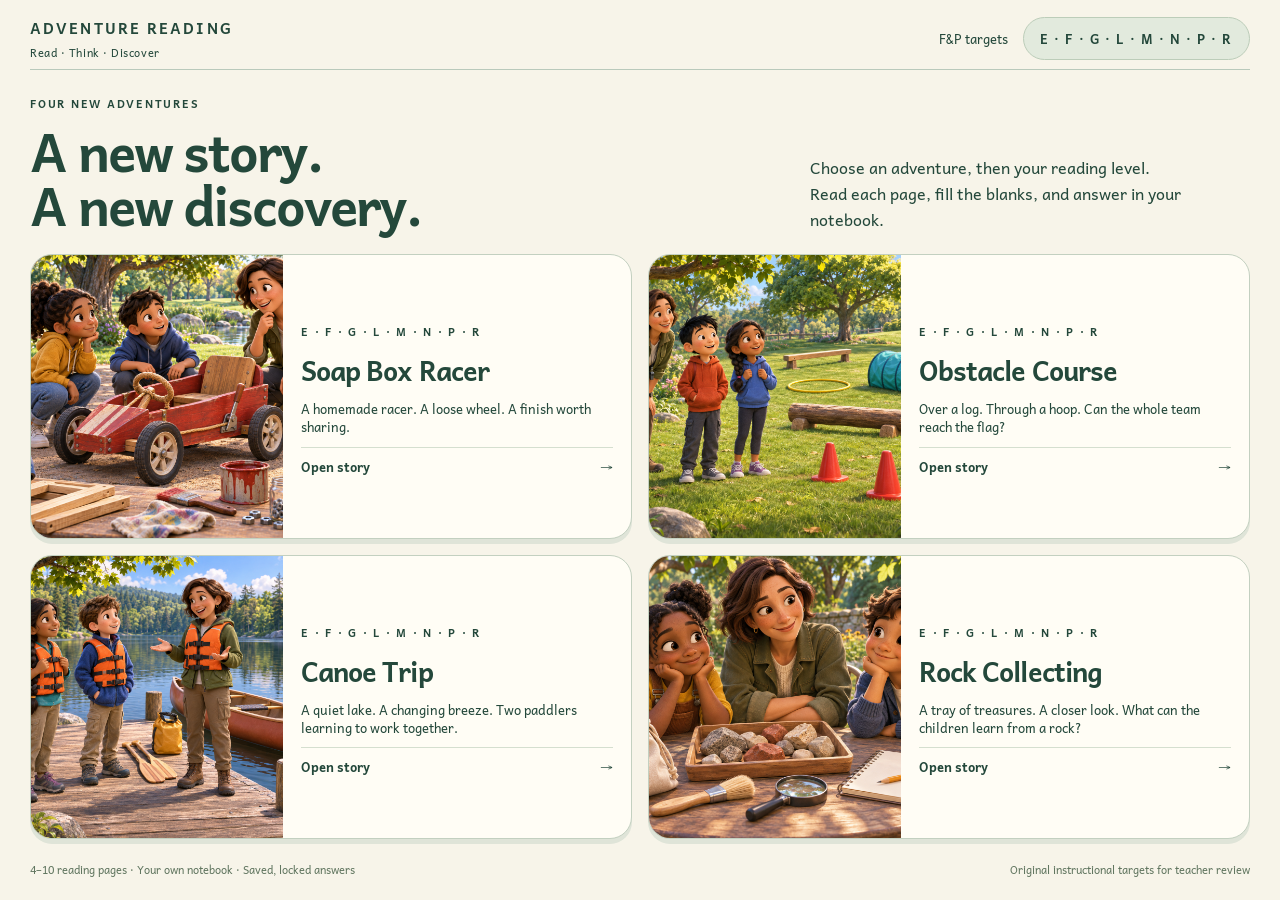
<file: index.html>
<!doctype html><html lang="en"><head><meta charset="utf-8"><meta name="viewport" content="width=device-width,initial-scale=1"><meta name="theme-color" content="#244e40"><title>Adventure Reading · E, F, G, L, M, N, P, R</title><link rel="stylesheet" href="hub.css"></head><body><header><div class="brand">ADVENTURE READING <span>Read · Think · Discover</span></div><div class="level-pill">F&amp;P targets <b>E · F · G · L · M · N · P · R</b></div></header><main><section class="welcome"><div><span class="eyebrow">FOUR NEW ADVENTURES</span><h1>A new story.<br>A new discovery.</h1></div><p>Choose an adventure, then your reading level.<br>Read each page, fill the blanks, and answer in your notebook.</p></section><section class="stories" aria-label="Choose a story"><a class="story-card" href="soap-box-racer/index.html"><img src="soap-box-racer/assets/illustrations/page-1-pixar.png" alt=""><div><span class="eyebrow">E · F · G · L · M · N · P · R</span><h2>Soap Box Racer</h2><p>A homemade racer. A loose wheel. A finish worth sharing.</p><strong>Open story <span aria-hidden="true">→</span></strong></div></a><a class="story-card" href="obstacle-course/index.html"><img src="obstacle-course/assets/illustrations/page-1-pixar.png" alt=""><div><span class="eyebrow">E · F · G · L · M · N · P · R</span><h2>Obstacle Course</h2><p>Over a log. Through a hoop. Can the whole team reach the flag?</p><strong>Open story <span aria-hidden="true">→</span></strong></div></a><a class="story-card" href="canoe-trip/index.html"><img src="canoe-trip/assets/illustrations/page-1-pixar.png" alt=""><div><span class="eyebrow">E · F · G · L · M · N · P · R</span><h2>Canoe Trip</h2><p>A quiet lake. A changing breeze. Two paddlers learning to work together.</p><strong>Open story <span aria-hidden="true">→</span></strong></div></a><a class="story-card" href="rock-collecting/index.html"><img src="rock-collecting/assets/illustrations/page-1-pixar.png" alt=""><div><span class="eyebrow">E · F · G · L · M · N · P · R</span><h2>Rock Collecting</h2><p>A tray of treasures. A closer look. What can the children learn from a rock?</p><strong>Open story <span aria-hidden="true">→</span></strong></div></a></section><footer><span>4–10 reading pages · Your own notebook · Saved, locked answers</span><span>Original instructional targets for teacher review</span></footer></main></body></html>
</file>
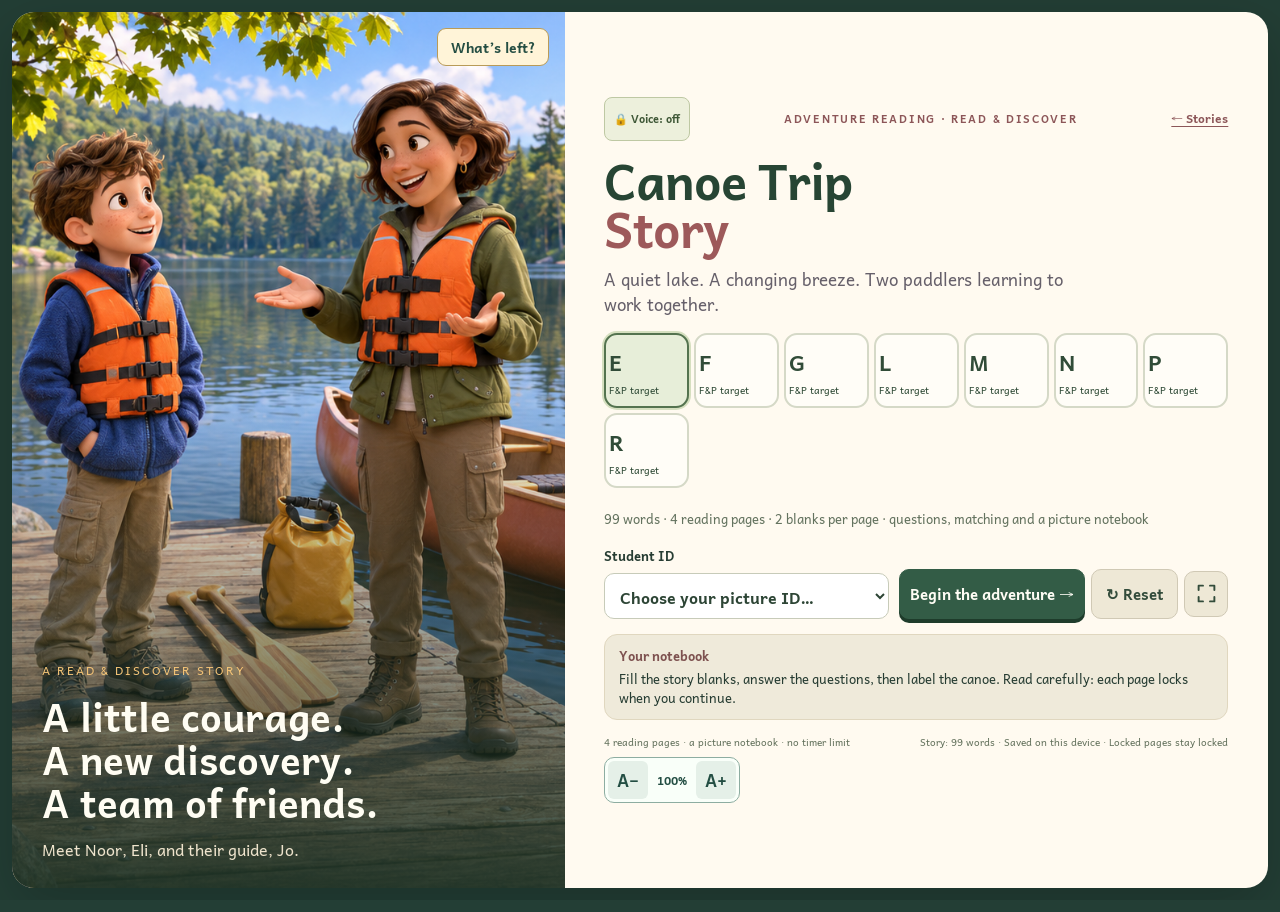
<file: canoe-trip/index.html>
<!doctype html>
<html lang="en" data-story-theme="trail"><head><meta charset="utf-8"><meta name="viewport" content="width=device-width,initial-scale=1"><meta name="theme-color" content="#233e35"><meta name="description" content="An original eight-level Canoe Trip reading assessment with tick questions, sentence dropdowns, picture matching and saved section locks."><title>Canoe Trip Story</title><link rel="stylesheet" href="style.css?v=16d93790b73e"><link rel="stylesheet" href="november.css?v=9687b714dad5"><link rel="stylesheet" href="responsive.css?v=15cece6b3998"><link rel="stylesheet" href="drag-clarity.css?v=f8b8911355a3"><link rel="stylesheet" href="story-navigation.css?v=5cb167456255"><link rel="stylesheet" href="project.css?v=0a0cd213472f"><link rel="stylesheet" href="question-layout.css?v=895db199150c"><link rel="stylesheet" href="extra-assessment.css?v=523bd5fae6b7"><link rel="stylesheet" href="page-help.css?v=81daa9afcb21"></head>
<body><div id="app"></div>
<dialog id="lockDialog" aria-labelledby="lockTitle"><span class="eyebrow">NOTEBOOK</span><h2 id="lockTitle">Ready to lock this page?</h2><p id="lockText"></p><div class="dialog-actions"><button id="keepWorking" class="quiet">Keep working</button><button id="confirmNext" class="primary">Lock and save →</button></div></dialog>
<dialog id="resetDialog" aria-labelledby="resetTitle"><span class="eyebrow">A FRESH START</span><h2 id="resetTitle">Reset this attempt?</h2><p id="resetText"></p><p id="resetStatus" role="status"></p><div class="dialog-actions"><button id="cancelReset" class="quiet">Cancel</button><button id="confirmReset" class="primary">Reset attempt</button></div></dialog>
<script src="content.js?v=93307366c766"></script><script src="result-template.js?v=8054cc45353d"></script><script src="shared.js?v=c147f560833e"></script><script src="reading-gate.js?v=baf1f32ca342"></script><script src="screen-tools.js?v=e0335b35d02e"></script><script src="reading-tools.js?v=bb4dd5f43ee9"></script><script src="drag-contact.js?v=b148962cc50b"></script><script src="reading-answers.js?v=c716ad8b9850"></script><script src="cloze.js?v=fa00bbbbf961"></script><script src="bike.js?v=652a095657ba"></script><script src="reporting.js?v=85b2607080d2"></script><script src="drag-clarity.js?v=46967cb3aa1c"></script><script src="story-progress.js?v=85f1297299e0"></script><script src="reader-pages.js?v=fee9fb330027"></script><script src="reading-layout.js?v=1c732367111a"></script><script src="app.js?v=1b507603191e"></script><script src="reading-presentation.js?v=f16a2c242c15"></script><script src="question-layout.js?v=dbb5f8bed355"></script><script src="save-integrity.js?v=72ca9030fcc1"></script><script src="extra-assessment.js?v=267bde7b0d6b"></script><script src="page-help.js?v=b0cc7252bf66"></script></body></html>
</file>
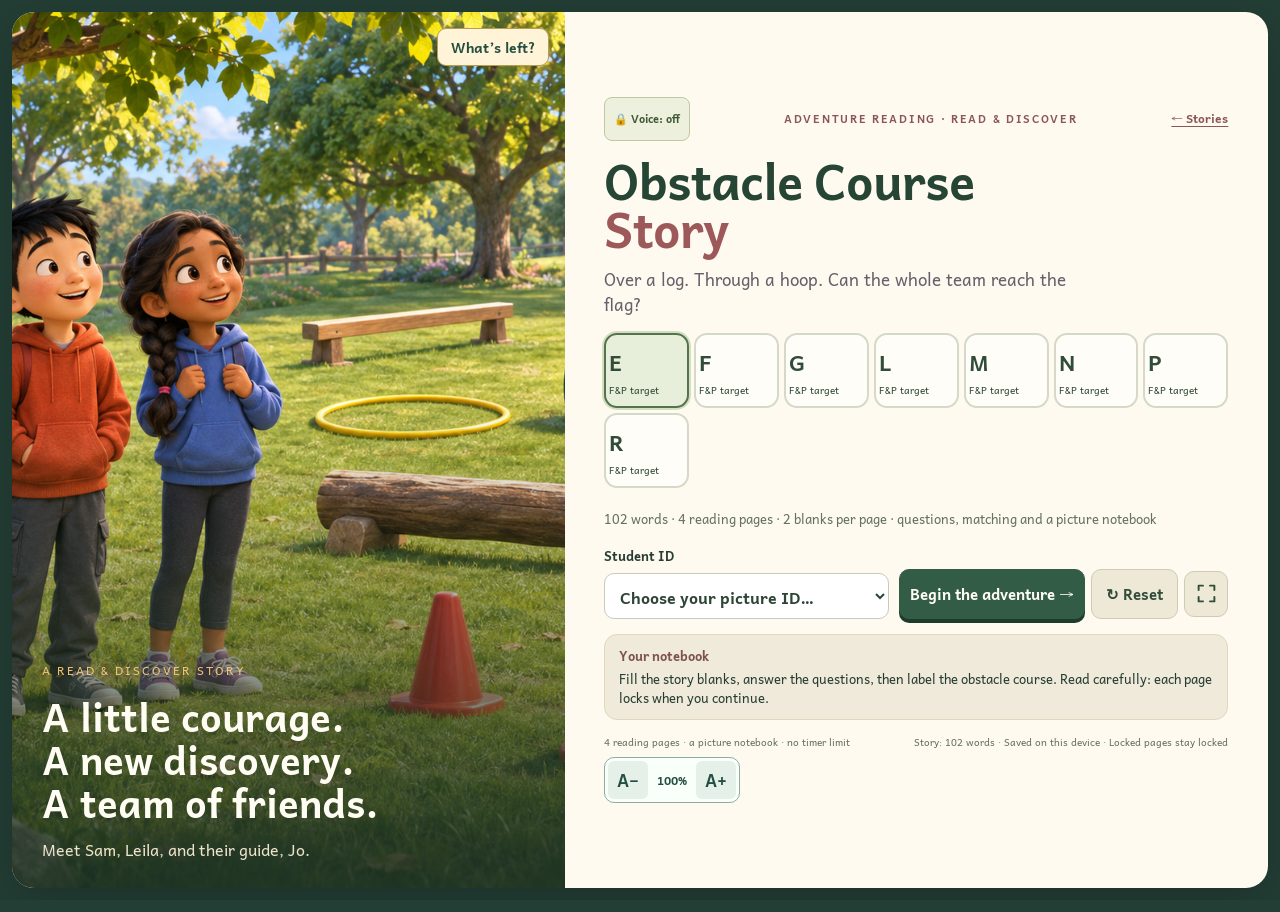
<file: obstacle-course/index.html>
<!doctype html>
<html lang="en" data-story-theme="trail"><head><meta charset="utf-8"><meta name="viewport" content="width=device-width,initial-scale=1"><meta name="theme-color" content="#233e35"><meta name="description" content="An original eight-level Obstacle Course reading assessment with tick questions, sentence dropdowns, picture matching and saved section locks."><title>Obstacle Course Story</title><link rel="stylesheet" href="style.css?v=16d93790b73e"><link rel="stylesheet" href="november.css?v=9687b714dad5"><link rel="stylesheet" href="responsive.css?v=15cece6b3998"><link rel="stylesheet" href="drag-clarity.css?v=f8b8911355a3"><link rel="stylesheet" href="story-navigation.css?v=5cb167456255"><link rel="stylesheet" href="project.css?v=0a0cd213472f"><link rel="stylesheet" href="question-layout.css?v=895db199150c"><link rel="stylesheet" href="extra-assessment.css?v=523bd5fae6b7"><link rel="stylesheet" href="page-help.css?v=81daa9afcb21"></head>
<body><div id="app"></div>
<dialog id="lockDialog" aria-labelledby="lockTitle"><span class="eyebrow">NOTEBOOK</span><h2 id="lockTitle">Ready to lock this page?</h2><p id="lockText"></p><div class="dialog-actions"><button id="keepWorking" class="quiet">Keep working</button><button id="confirmNext" class="primary">Lock and save →</button></div></dialog>
<dialog id="resetDialog" aria-labelledby="resetTitle"><span class="eyebrow">A FRESH START</span><h2 id="resetTitle">Reset this attempt?</h2><p id="resetText"></p><p id="resetStatus" role="status"></p><div class="dialog-actions"><button id="cancelReset" class="quiet">Cancel</button><button id="confirmReset" class="primary">Reset attempt</button></div></dialog>
<script src="content.js?v=3d6d715fc7a0"></script><script src="result-template.js?v=8054cc45353d"></script><script src="shared.js?v=c147f560833e"></script><script src="reading-gate.js?v=baf1f32ca342"></script><script src="screen-tools.js?v=e0335b35d02e"></script><script src="reading-tools.js?v=bb4dd5f43ee9"></script><script src="drag-contact.js?v=b148962cc50b"></script><script src="reading-answers.js?v=c716ad8b9850"></script><script src="cloze.js?v=fa00bbbbf961"></script><script src="bike.js?v=e693f28295fb"></script><script src="reporting.js?v=122a561f8fc5"></script><script src="drag-clarity.js?v=8458e551c3d4"></script><script src="story-progress.js?v=85f1297299e0"></script><script src="reader-pages.js?v=fee9fb330027"></script><script src="reading-layout.js?v=1c732367111a"></script><script src="app.js?v=d08847842987"></script><script src="reading-presentation.js?v=f16a2c242c15"></script><script src="question-layout.js?v=dbb5f8bed355"></script><script src="save-integrity.js?v=72ca9030fcc1"></script><script src="extra-assessment.js?v=267bde7b0d6b"></script><script src="page-help.js?v=b0cc7252bf66"></script></body></html>
</file>
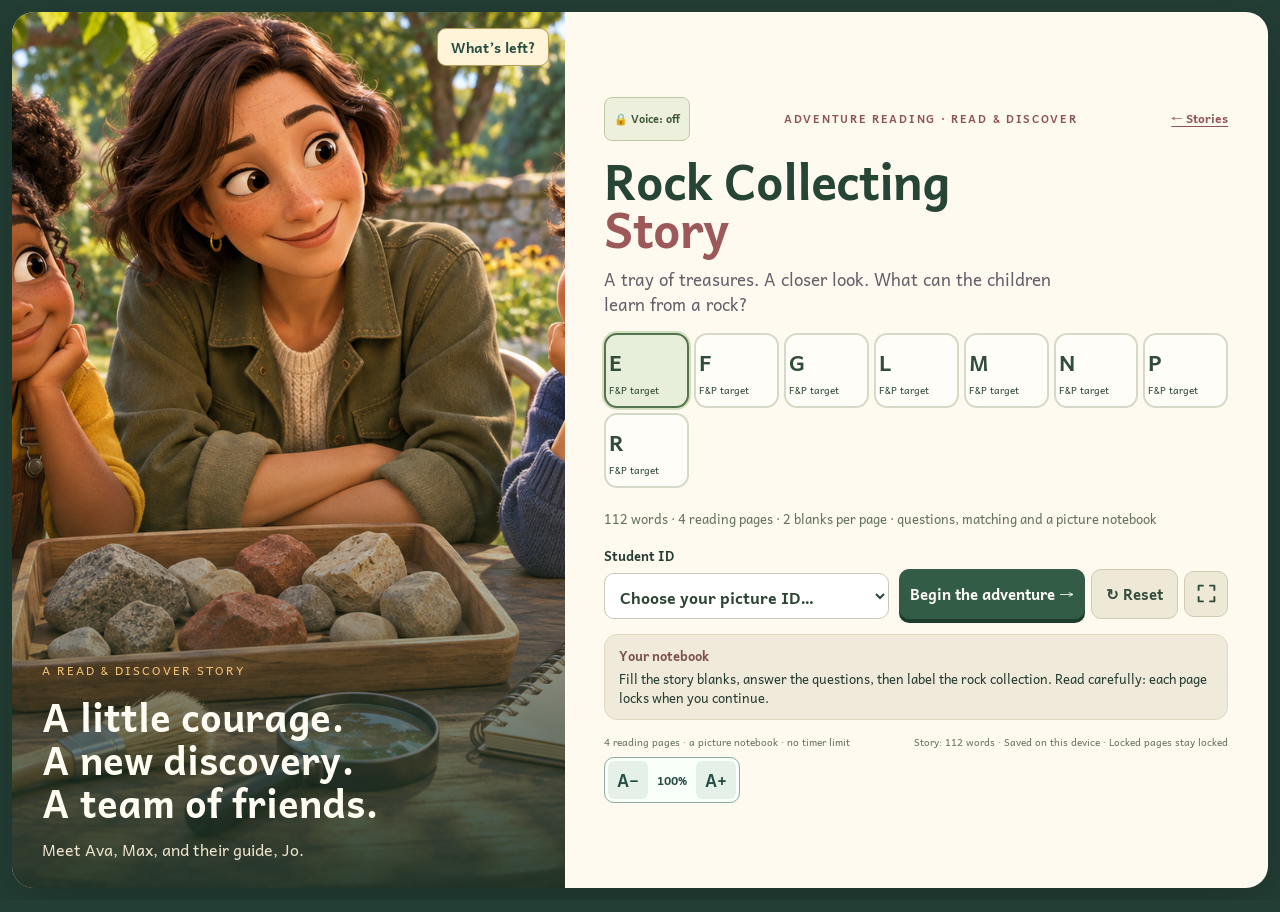
<file: rock-collecting/index.html>
<!doctype html>
<html lang="en" data-story-theme="trail"><head><meta charset="utf-8"><meta name="viewport" content="width=device-width,initial-scale=1"><meta name="theme-color" content="#233e35"><meta name="description" content="An original eight-level Rock Collecting reading assessment with tick questions, sentence dropdowns, picture matching and saved section locks."><title>Rock Collecting Story</title><link rel="stylesheet" href="style.css?v=16d93790b73e"><link rel="stylesheet" href="november.css?v=9687b714dad5"><link rel="stylesheet" href="responsive.css?v=15cece6b3998"><link rel="stylesheet" href="drag-clarity.css?v=f8b8911355a3"><link rel="stylesheet" href="story-navigation.css?v=5cb167456255"><link rel="stylesheet" href="project.css?v=0a0cd213472f"><link rel="stylesheet" href="question-layout.css?v=895db199150c"><link rel="stylesheet" href="extra-assessment.css?v=523bd5fae6b7"><link rel="stylesheet" href="page-help.css?v=81daa9afcb21"></head>
<body><div id="app"></div>
<dialog id="lockDialog" aria-labelledby="lockTitle"><span class="eyebrow">NOTEBOOK</span><h2 id="lockTitle">Ready to lock this page?</h2><p id="lockText"></p><div class="dialog-actions"><button id="keepWorking" class="quiet">Keep working</button><button id="confirmNext" class="primary">Lock and save →</button></div></dialog>
<dialog id="resetDialog" aria-labelledby="resetTitle"><span class="eyebrow">A FRESH START</span><h2 id="resetTitle">Reset this attempt?</h2><p id="resetText"></p><p id="resetStatus" role="status"></p><div class="dialog-actions"><button id="cancelReset" class="quiet">Cancel</button><button id="confirmReset" class="primary">Reset attempt</button></div></dialog>
<script src="content.js?v=a5238841e41b"></script><script src="result-template.js?v=8054cc45353d"></script><script src="shared.js?v=c147f560833e"></script><script src="reading-gate.js?v=baf1f32ca342"></script><script src="screen-tools.js?v=e0335b35d02e"></script><script src="reading-tools.js?v=bb4dd5f43ee9"></script><script src="drag-contact.js?v=b148962cc50b"></script><script src="reading-answers.js?v=c716ad8b9850"></script><script src="cloze.js?v=fa00bbbbf961"></script><script src="bike.js?v=d7df227cad25"></script><script src="reporting.js?v=99e1c47858db"></script><script src="drag-clarity.js?v=34c61386243f"></script><script src="story-progress.js?v=85f1297299e0"></script><script src="reader-pages.js?v=fee9fb330027"></script><script src="reading-layout.js?v=1c732367111a"></script><script src="app.js?v=c12015da3a0c"></script><script src="reading-presentation.js?v=f16a2c242c15"></script><script src="question-layout.js?v=dbb5f8bed355"></script><script src="save-integrity.js?v=72ca9030fcc1"></script><script src="extra-assessment.js?v=267bde7b0d6b"></script><script src="page-help.js?v=b0cc7252bf66"></script></body></html>
</file>
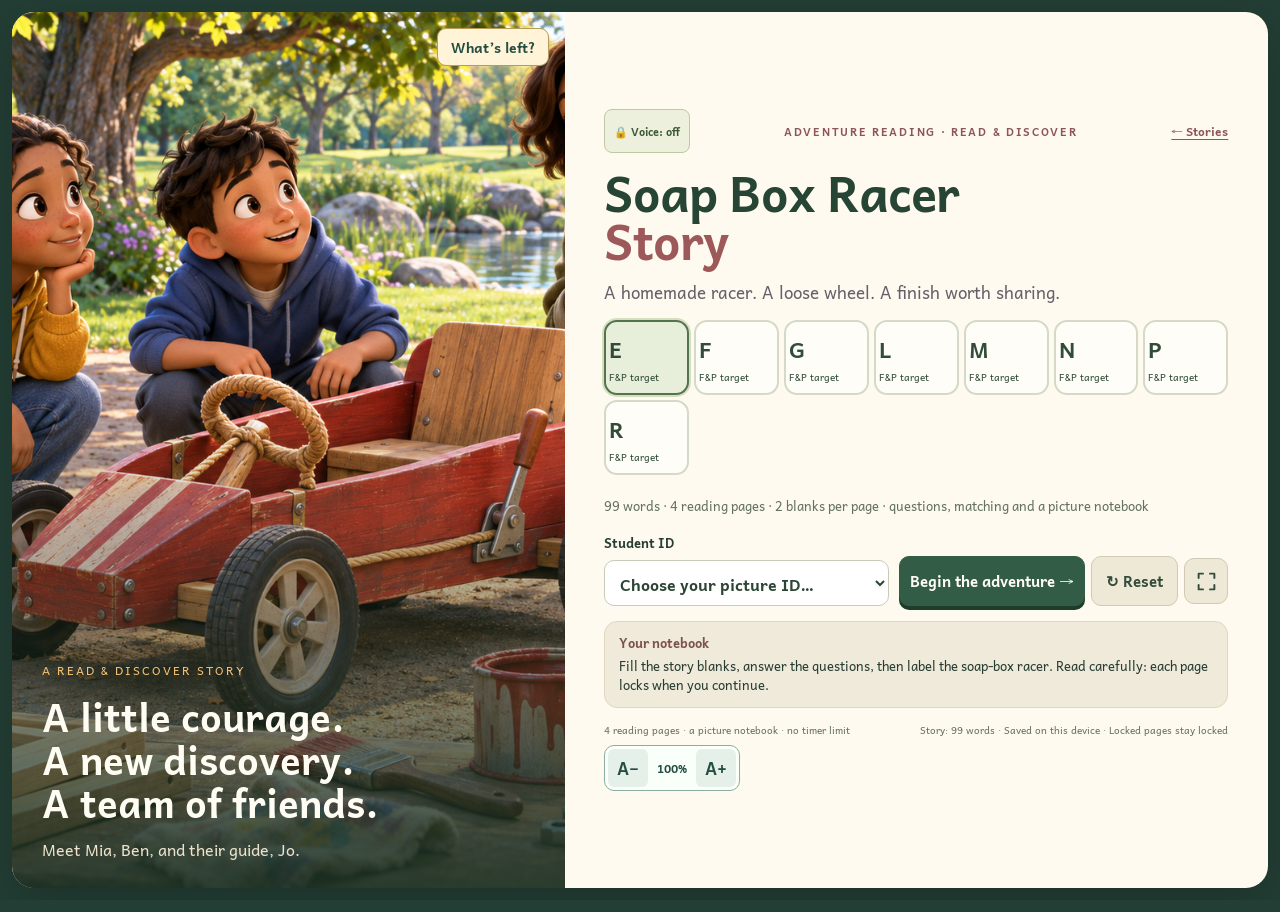
<file: soap-box-racer/index.html>
<!doctype html>
<html lang="en" data-story-theme="trail"><head><meta charset="utf-8"><meta name="viewport" content="width=device-width,initial-scale=1"><meta name="theme-color" content="#233e35"><meta name="description" content="An original eight-level Soap Box Racer reading assessment with tick questions, sentence dropdowns, picture matching and saved section locks."><title>Soap Box Racer Story</title><link rel="stylesheet" href="style.css?v=16d93790b73e"><link rel="stylesheet" href="november.css?v=9687b714dad5"><link rel="stylesheet" href="responsive.css?v=15cece6b3998"><link rel="stylesheet" href="drag-clarity.css?v=f8b8911355a3"><link rel="stylesheet" href="story-navigation.css?v=5cb167456255"><link rel="stylesheet" href="project.css?v=0a0cd213472f"><link rel="stylesheet" href="question-layout.css?v=895db199150c"><link rel="stylesheet" href="extra-assessment.css?v=523bd5fae6b7"><link rel="stylesheet" href="page-help.css?v=81daa9afcb21"></head>
<body><div id="app"></div>
<dialog id="lockDialog" aria-labelledby="lockTitle"><span class="eyebrow">NOTEBOOK</span><h2 id="lockTitle">Ready to lock this page?</h2><p id="lockText"></p><div class="dialog-actions"><button id="keepWorking" class="quiet">Keep working</button><button id="confirmNext" class="primary">Lock and save →</button></div></dialog>
<dialog id="resetDialog" aria-labelledby="resetTitle"><span class="eyebrow">A FRESH START</span><h2 id="resetTitle">Reset this attempt?</h2><p id="resetText"></p><p id="resetStatus" role="status"></p><div class="dialog-actions"><button id="cancelReset" class="quiet">Cancel</button><button id="confirmReset" class="primary">Reset attempt</button></div></dialog>
<script src="content.js?v=c24c40591349"></script><script src="result-template.js?v=8054cc45353d"></script><script src="shared.js?v=c147f560833e"></script><script src="reading-gate.js?v=baf1f32ca342"></script><script src="screen-tools.js?v=e0335b35d02e"></script><script src="reading-tools.js?v=bb4dd5f43ee9"></script><script src="drag-contact.js?v=b148962cc50b"></script><script src="reading-answers.js?v=c716ad8b9850"></script><script src="cloze.js?v=fa00bbbbf961"></script><script src="bike.js?v=049663a97c4a"></script><script src="reporting.js?v=7525c671ae26"></script><script src="drag-clarity.js?v=ccfe38a08847"></script><script src="story-progress.js?v=85f1297299e0"></script><script src="reader-pages.js?v=fee9fb330027"></script><script src="reading-layout.js?v=1c732367111a"></script><script src="app.js?v=ecd065be5686"></script><script src="reading-presentation.js?v=f16a2c242c15"></script><script src="question-layout.js?v=dbb5f8bed355"></script><script src="save-integrity.js?v=72ca9030fcc1"></script><script src="extra-assessment.js?v=267bde7b0d6b"></script><script src="page-help.js?v=b0cc7252bf66"></script></body></html>
</file>
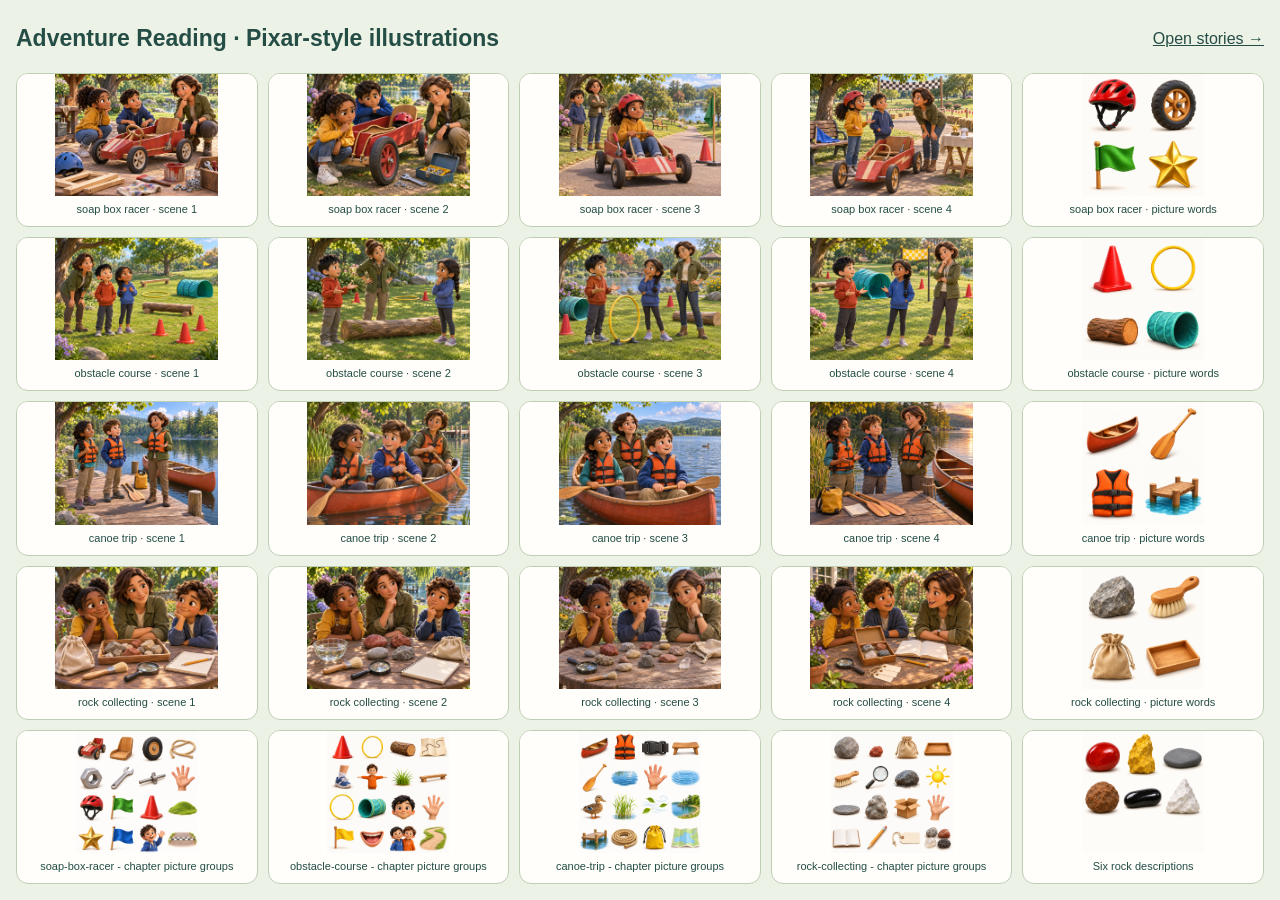
<file: Illustrations.html>
<!doctype html><html lang="en"><meta charset="utf-8"><title>Adventure Reading — Illustration gallery</title><style>*{box-sizing:border-box}html,body{height:100%;margin:0;overflow:hidden}body{background:#edf2e7;color:#234d45;font-family:Arial;padding:16px;display:grid;grid-template-rows:45px minmax(0,1fr);gap:12px}header{display:flex;justify-content:space-between;align-items:center}h1{font-size:23px;margin:0}header a{color:inherit}main{display:grid;grid-template-columns:repeat(5,minmax(0,1fr));grid-template-rows:repeat(5,minmax(0,1fr));gap:10px;min-height:0}a.art{min-width:0;min-height:0;display:flex;flex-direction:column;background:#fffefa;border:1px solid #bdceb3;border-radius:12px;overflow:hidden;color:inherit;text-decoration:none}.art img{height:calc(100% - 30px);width:100%;object-fit:contain;min-height:0;background:#fffefa}.art span{font-size:11px;padding:7px;text-align:center;height:30px}a:focus-visible{outline:3px solid #ce8d2d;outline-offset:2px}</style><header><h1>Adventure Reading · Pixar-style illustrations</h1><a href="index.html">Open stories →</a></header><main><a class="art" href="soap-box-racer/assets/illustrations/page-1-pixar.png" target="_blank"><img src="soap-box-racer/assets/illustrations/page-1-pixar.png" alt="soap box racer · scene 1"><span>soap box racer · scene 1</span></a><a class="art" href="soap-box-racer/assets/illustrations/page-2-pixar-rope-v2.png" target="_blank"><img src="soap-box-racer/assets/illustrations/page-2-pixar-rope-v2.png" alt="soap box racer · scene 2"><span>soap box racer · scene 2</span></a><a class="art" href="soap-box-racer/assets/illustrations/page-3-pixar.png" target="_blank"><img src="soap-box-racer/assets/illustrations/page-3-pixar.png" alt="soap box racer · scene 3"><span>soap box racer · scene 3</span></a><a class="art" href="soap-box-racer/assets/illustrations/page-4-pixar.png" target="_blank"><img src="soap-box-racer/assets/illustrations/page-4-pixar.png" alt="soap box racer · scene 4"><span>soap box racer · scene 4</span></a><a class="art" href="soap-box-racer/assets/illustrations/vocabulary-pixar.png" target="_blank"><img src="soap-box-racer/assets/illustrations/vocabulary-pixar.png" alt="soap box racer · picture words"><span>soap box racer · picture words</span></a><a class="art" href="obstacle-course/assets/illustrations/page-1-pixar.png" target="_blank"><img src="obstacle-course/assets/illustrations/page-1-pixar.png" alt="obstacle course · scene 1"><span>obstacle course · scene 1</span></a><a class="art" href="obstacle-course/assets/illustrations/page-2-pixar.png" target="_blank"><img src="obstacle-course/assets/illustrations/page-2-pixar.png" alt="obstacle course · scene 2"><span>obstacle course · scene 2</span></a><a class="art" href="obstacle-course/assets/illustrations/page-3-pixar.png" target="_blank"><img src="obstacle-course/assets/illustrations/page-3-pixar.png" alt="obstacle course · scene 3"><span>obstacle course · scene 3</span></a><a class="art" href="obstacle-course/assets/illustrations/page-4-pixar.png" target="_blank"><img src="obstacle-course/assets/illustrations/page-4-pixar.png" alt="obstacle course · scene 4"><span>obstacle course · scene 4</span></a><a class="art" href="obstacle-course/assets/illustrations/vocabulary-pixar.png" target="_blank"><img src="obstacle-course/assets/illustrations/vocabulary-pixar.png" alt="obstacle course · picture words"><span>obstacle course · picture words</span></a><a class="art" href="canoe-trip/assets/illustrations/page-1-pixar.png" target="_blank"><img src="canoe-trip/assets/illustrations/page-1-pixar.png" alt="canoe trip · scene 1"><span>canoe trip · scene 1</span></a><a class="art" href="canoe-trip/assets/illustrations/page-2-pixar.png" target="_blank"><img src="canoe-trip/assets/illustrations/page-2-pixar.png" alt="canoe trip · scene 2"><span>canoe trip · scene 2</span></a><a class="art" href="canoe-trip/assets/illustrations/page-3-pixar.png" target="_blank"><img src="canoe-trip/assets/illustrations/page-3-pixar.png" alt="canoe trip · scene 3"><span>canoe trip · scene 3</span></a><a class="art" href="canoe-trip/assets/illustrations/page-4-pixar.png" target="_blank"><img src="canoe-trip/assets/illustrations/page-4-pixar.png" alt="canoe trip · scene 4"><span>canoe trip · scene 4</span></a><a class="art" href="canoe-trip/assets/illustrations/vocabulary-pixar.png" target="_blank"><img src="canoe-trip/assets/illustrations/vocabulary-pixar.png" alt="canoe trip · picture words"><span>canoe trip · picture words</span></a><a class="art" href="rock-collecting/assets/illustrations/page-1-pixar.png" target="_blank"><img src="rock-collecting/assets/illustrations/page-1-pixar.png" alt="rock collecting · scene 1"><span>rock collecting · scene 1</span></a><a class="art" href="rock-collecting/assets/illustrations/page-2-pixar.png" target="_blank"><img src="rock-collecting/assets/illustrations/page-2-pixar.png" alt="rock collecting · scene 2"><span>rock collecting · scene 2</span></a><a class="art" href="rock-collecting/assets/illustrations/page-3-pixar.png" target="_blank"><img src="rock-collecting/assets/illustrations/page-3-pixar.png" alt="rock collecting · scene 3"><span>rock collecting · scene 3</span></a><a class="art" href="rock-collecting/assets/illustrations/page-4-pixar.png" target="_blank"><img src="rock-collecting/assets/illustrations/page-4-pixar.png" alt="rock collecting · scene 4"><span>rock collecting · scene 4</span></a><a class="art" href="rock-collecting/assets/illustrations/vocabulary-pixar.png" target="_blank"><img src="rock-collecting/assets/illustrations/vocabulary-pixar.png" alt="rock collecting · picture words"><span>rock collecting · picture words</span></a><a class="art" href="soap-box-racer/assets/illustrations/chapter-picture-groups-v1.png" target="_blank"><img src="soap-box-racer/assets/illustrations/chapter-picture-groups-v1.png" alt="soap-box-racer chapter picture groups"><span>soap-box-racer - chapter picture groups</span></a><a class="art" href="obstacle-course/assets/illustrations/chapter-picture-groups-v1.png" target="_blank"><img src="obstacle-course/assets/illustrations/chapter-picture-groups-v1.png" alt="obstacle-course chapter picture groups"><span>obstacle-course - chapter picture groups</span></a><a class="art" href="canoe-trip/assets/illustrations/chapter-picture-groups-v1.png" target="_blank"><img src="canoe-trip/assets/illustrations/chapter-picture-groups-v1.png" alt="canoe-trip chapter picture groups"><span>canoe-trip - chapter picture groups</span></a><a class="art" href="rock-collecting/assets/illustrations/chapter-picture-groups-v1.png" target="_blank"><img src="rock-collecting/assets/illustrations/chapter-picture-groups-v1.png" alt="rock-collecting chapter picture groups"><span>rock-collecting - chapter picture groups</span></a><a class="art" href="rock-collecting/assets/illustrations/six-rock-descriptions-v1.png" target="_blank"><img src="rock-collecting/assets/illustrations/six-rock-descriptions-v1.png" alt="Six different rocks"><span>Six rock descriptions</span></a></main></html>
</file>
<file: hub.css>
*{box-sizing:border-box}html,body{margin:0;width:100%;height:100%;overflow:hidden}body{height:100dvh;background:#f7f4e9;color:#24483b;font-family:Arial,sans-serif;padding:22px 30px;display:grid;grid-template-rows:48px minmax(0,1fr);gap:18px}header{display:flex;align-items:center;justify-content:space-between;border-bottom:1px solid #b9c9bb;padding-bottom:14px}.brand{font-size:15px;letter-spacing:.14em;font-weight:800}.brand span{display:block;font-size:11px;letter-spacing:.05em;font-weight:400;margin-top:4px}.level-pill{display:flex;align-items:center;gap:15px;font-size:13px}.level-pill b{background:#e2eadd;border:1px solid #bccdb9;border-radius:25px;padding:10px 16px;letter-spacing:.12em}main{min-height:0;display:grid;grid-template-rows:auto minmax(0,1fr) auto;gap:22px}.welcome{display:flex;align-items:end;justify-content:space-between;gap:30px}.eyebrow{font-size:11px;font-weight:800;letter-spacing:.16em}h1{font-size:clamp(30px,4.1vw,56px);line-height:1.03;margin:10px 0 0;letter-spacing:-.04em}.welcome p{font-size:16px;line-height:1.6;margin:0;max-width:440px}.stories{display:grid;grid-template-columns:repeat(3,minmax(0,1fr));gap:20px;min-height:0}.story-card{min-height:0;display:grid;grid-template-rows:minmax(0,1fr) auto;background:#fffdf5;border:1px solid #c3d0c0;border-radius:22px;overflow:hidden;color:inherit;text-decoration:none;box-shadow:0 5px 0 #dfe4d8;transition:transform .15s}.story-card:hover{transform:translateY(-3px)}.story-card:focus-visible{outline:4px solid #c6913a;outline-offset:4px}.story-card img{display:block;width:100%;height:100%;min-height:0;object-fit:cover}.story-card>div{padding:19px 22px}.story-card h2{font-size:clamp(21px,2.3vw,32px);margin:6px 0 9px;letter-spacing:-.035em}.story-card p{font-size:14px;line-height:1.4;min-height:40px;margin:0 0 15px}.story-card strong{display:flex;justify-content:space-between;border-top:1px solid #d5dfcf;padding-top:12px;font-size:14px}footer{display:flex;justify-content:space-between;gap:15px;font-size:11px;color:#617660}@media(orientation:portrait){body{padding:20px;gap:16px}.welcome{align-items:start;flex-direction:column;gap:14px}.welcome p{font-size:15px}.stories{grid-template-columns:1fr;grid-template-rows:repeat(3,minmax(0,1fr));gap:14px}.story-card{grid-template-columns:42% 1fr;grid-template-rows:1fr;border-radius:17px}.story-card>div{padding:14px 18px;align-self:center}.story-card h2{font-size:28px}.story-card p{min-height:0;margin-bottom:10px}footer{flex-direction:column;gap:4px}}@media(max-height:720px){body{padding:14px 22px;gap:12px;grid-template-rows:40px minmax(0,1fr)}main{gap:15px}h1{font-size:38px}.welcome p{font-size:14px}.story-card>div{padding:13px 17px}.story-card p{font-size:12px;min-height:34px;margin-bottom:10px}.story-card h2{font-size:26px}.story-card strong{padding-top:9px}.story-card>div>.eyebrow{font-size:10px}footer{font-size:10px}}@media print{body{height:190mm;width:270mm;padding:10mm}.stories{gap:10mm}.story-card{box-shadow:none}}@media(prefers-reduced-motion:reduce){.story-card{transition:none}}
/* Four complete adventures stay on one screen. */
.stories{grid-template-columns:repeat(2,minmax(0,1fr));grid-template-rows:repeat(2,minmax(0,1fr));gap:16px}
.story-card{grid-template-columns:42% minmax(0,1fr);grid-template-rows:minmax(0,1fr)}
.story-card>div{padding:14px 18px;align-self:center;min-width:0}
.story-card h2{font-size:clamp(22px,2.1vw,29px);margin:6px 0 8px}
.story-card p{font-size:13px;min-height:0;margin-bottom:10px}
.story-card strong{padding-top:8px;font-size:13px}
@media(orientation:portrait){.stories{grid-template-columns:1fr;grid-template-rows:repeat(4,minmax(0,1fr));gap:12px}.story-card{grid-template-columns:40% minmax(0,1fr)}.story-card>div{padding:10px 17px}.story-card h2{font-size:25px}.story-card p{font-size:12px;margin-bottom:8px}}
@media(max-height:650px){.story-card>div{padding:10px 14px}.story-card h2{font-size:24px}.story-card p{font-size:12px}.story-card strong{padding-top:6px}}

@font-face{font-family:Andika;src:url("assets/fonts/Andika-Regular.ttf")}@font-face{font-family:Andika;src:url("assets/fonts/Andika-Bold.ttf");font-weight:700}body,button,input,select,h1,h2,p{font-family:Andika,sans-serif!important}
</file>
<file: canoe-trip/style.css>
@import url('data:text/css,');
:root{color-scheme:light;--ink:#222536;--muted:#636475;--paper:#fffaf0;--orange:#e97029;--gold:#f7c469;--line:#e5d9c8;--night:#171d30;--lavender:#eadff8}
*{box-sizing:border-box}html,body{height:100%;margin:0;overflow:hidden}body{font-family:"Trebuchet MS",Arial,sans-serif;color:var(--ink);background:var(--night)}
button,input,select{font:inherit}button,a,input,select{-webkit-tap-highlight-color:transparent}button{cursor:pointer}button:disabled{cursor:default;opacity:.45}button:focus-visible,input:focus-visible,select:focus-visible,a:focus-visible{outline:3px solid #8255b7;outline-offset:3px}h1,h2,h3,p{margin:0}button{border:0}#app{height:100dvh;padding:24px;max-width:1700px;margin:auto}button.primary,.primary{background:var(--orange);color:white;font-weight:700;padding:13px 22px;border-radius:12px;box-shadow:0 4px 0 #b74919}.quiet{background:#f0e9de;border:1px solid var(--line);border-radius:10px;padding:10px 15px;color:var(--ink);font-weight:700}.eyebrow{font-size:11px;letter-spacing:2px;font-weight:800;color:#8d593c}.muted{color:var(--muted);font-size:13px;line-height:1.5}
.landing{height:100%;display:grid;grid-template-columns:.92fr 1.08fr;background:var(--paper);border-radius:22px;overflow:hidden;box-shadow:0 18px 55px #0003}.cover{position:relative;background-image:var(--art);background-size:300% 200%;background-position:0 0;min-height:0}.cover:after{content:"";position:absolute;inset:45% 0 0;background:linear-gradient(transparent,#10182cdd)}.cover-note{position:absolute;z-index:1;left:32px;bottom:30px;right:20px;color:white}.cover-note .tag{font-size:12px;letter-spacing:2px;color:#f4c477}.cover-note h2{font-size:clamp(22px,2.4vw,36px);line-height:1.18;margin-top:10px;max-width:350px}.cover-note p{font-size:14px;margin-top:12px;color:#eee3cc}.landing-body{display:flex;flex-direction:column;justify-content:center;padding:clamp(22px,3.5vw,56px);gap:18px;min-height:0}.brand{font-size:12px;letter-spacing:2px;color:#9a643f;font-weight:bold}.landing h1{font:700 clamp(33px,4vw,62px)/1.03 Georgia,serif;letter-spacing:-1px;max-width:620px}.landing h1 em{font-style:normal;color:#bb5526}.intro{color:#66606a;font-size:16px;line-height:1.55;max-width:490px}.level-choices{display:grid;grid-template-columns:repeat(3,1fr);gap:9px}.level-choice{background:#fffdf8;border:2px solid var(--line);text-align:left;padding:13px 12px;border-radius:12px;color:var(--ink)}.level-choice.active{border-color:#ad602f;background:#fff0d9;box-shadow:0 0 0 2px #f3c18055}.level-choice b{display:block;font-size:21px}.level-choice span{display:block;margin-top:3px;font-size:12px}.level-desc{font-size:13px;color:#6f6170;min-height:20px}.start-line{display:grid;grid-template-columns:1fr auto;align-items:end;gap:12px}.id-field{display:flex;flex-direction:column;gap:5px;font-size:13px;font-weight:bold}.id-field input{width:100%;min-width:0;padding:12px;border:1px solid #b9aa98;border-radius:10px;background:white;font-size:17px}.rules{background:#f3ecdf;border-radius:12px;padding:13px 15px;font-size:13px;line-height:1.5}.rules strong{color:#8f431f}.landing-footer{display:flex;justify-content:space-between;font-size:11px;color:#7d7172}.status{font-size:13px;color:#99502e;min-height:18px}
.shell{height:100%;display:flex;flex-direction:column;gap:16px}.topbar{display:flex;align-items:center;justify-content:space-between;gap:12px;color:#fcf1df;flex:none}.wordmark{font:700 21px Georgia,serif}.top-info{display:flex;gap:9px;align-items:center;font-size:12px;color:#e5d5bc}.badge{border:1px solid #6e655c;border-radius:8px;padding:7px 9px}.topbar button{background:#30374c;color:#fff6e7;border:1px solid #5b5e6e;padding:9px 12px;border-radius:9px;font-size:13px}.progress{height:4px;background:#3b4053;border-radius:5px;overflow:hidden;flex:none}.progress i{display:block;height:100%;background:var(--gold)}.workspace{display:grid;grid-template-columns:1.3fr 1fr;gap:16px;flex:1;min-height:0}.read-card{display:grid;grid-template-columns:.62fr 1fr;background:var(--paper);border-radius:17px;overflow:hidden;min-height:0}.scene{background-image:var(--art);background-size:300% 200%;background-position:var(--pos);position:relative;min-width:0}.scene:after{content:"";position:absolute;inset:70% 0 0;background:linear-gradient(transparent,#12182855)}.scene-label{position:absolute;bottom:19px;left:16px;color:#fff;z-index:1;font-size:11px;letter-spacing:1.4px}.story{padding:24px;display:flex;flex-direction:column;gap:15px;min-height:0;justify-content:center}.story h1{font:700 clamp(25px,2.1vw,34px)/1.07 Georgia,serif}.story-text{font-size:16px;line-height:1.5}.story-text p+p{margin-top:12px}:is(.grade-F,.grade-E) .story-text{font-size:20px;line-height:1.5}:is(.grade-N,.grade-P,.grade-R) .story-text{font-size:15px;line-height:1.48}.new-clue{background:#f1e4cb;border-left:3px solid #c38332;padding:11px 12px;font-size:13px;line-height:1.4}.new-clue b{display:block;font-size:10px;letter-spacing:1px;margin-bottom:4px;color:#885325}.assessment{background:#fffdf8;border-radius:17px;padding:22px;min-height:0;display:flex;flex-direction:column;gap:12px}.assessment-head{display:flex;justify-content:space-between;align-items:center}.assessment h2{font:700 24px Georgia,serif}.marks{font-size:11px;color:#827766}.question{border:0;padding:0;margin:0}.question legend{font-size:14px;font-weight:bold;line-height:1.4;margin-bottom:7px}.options{display:grid;grid-template-columns:1fr;gap:5px}.option{display:flex;align-items:center;gap:9px;padding:8px 10px;background:#f7f2e9;border:1px solid #e7ddcf;border-radius:8px;font-size:13px;line-height:1.25;cursor:pointer;min-height:34px}.option:has(input:checked){background:#ede2f6;border-color:#8e6bb1}.option input{accent-color:#754993;flex:none}.house-options{grid-template-columns:repeat(5,1fr)}.house-options .option{padding:7px 5px;gap:4px;font-size:11px;justify-content:center}.house-options input{width:12px;margin:0}.match-area{border-top:1px solid var(--line);padding-top:12px}.match-title{font-size:14px;font-weight:bold;margin-bottom:3px}.match-help{font-size:11px;color:#7b7180;margin-bottom:8px}.match-row{display:grid;grid-template-columns:.82fr 1.18fr;gap:9px;align-items:center;margin-top:7px}.match-row label{font-size:13px;line-height:1.3}.match-row select{width:100%;padding:8px 6px;border:1px solid #cbbcaa;border-radius:8px;background:white;color:var(--ink);font-size:12px;min-height:36px}.assess-foot{margin-top:auto;display:flex;align-items:center;justify-content:space-between;gap:8px;font-size:11px;color:#7a716b}.assess-foot button{font-size:13px;padding:11px 16px}.bottom-bar{display:flex;justify-content:space-between;color:#c6c4cb;gap:12px;font-size:11px;flex:none}.view-tabs{display:none;flex:none}.storage-warn{color:#ffc67b}
dialog{border:0;border-radius:18px;padding:26px;color:var(--ink);background:var(--paper);max-width:min(1060px,calc(100vw - 32px));max-height:calc(100dvh - 32px);overflow:hidden;box-shadow:0 25px 100px #0007}dialog::backdrop{background:#0d132cbd}.dialog-head{display:flex;justify-content:space-between;align-items:center;gap:16px;margin-bottom:18px}.dialog-head h2{font:700 27px Georgia,serif;margin-top:4px}.map-layout{display:grid;grid-template-columns:1.1fr 1fr;gap:24px;height:min(530px,calc(100dvh - 190px))}.street{display:grid;grid-template-columns:1fr 35px 1fr;grid-template-rows:20px 1fr 23px;min-height:0;position:relative;gap:5px;background:#e7e0d4;border-radius:15px;padding:12px}.side-title{text-align:center;font-size:11px;font-weight:bold}.road-title{background:#53566a;color:#fff;font-size:9px;display:flex;justify-content:center;align-items:center}.street:after{content:"";position:absolute;top:35px;bottom:38px;left:calc(50% - 1px);border-left:2px dashed #fff9;pointer-events:none}.street-end{grid-column:1/-1;font-size:10px;text-align:center;background:repeating-linear-gradient(45deg,#ecc471,#ecc471 15px,#273247 15px,#273247 30px);color:white;text-shadow:0 1px 4px black;padding:5px;font-weight:bold;border-radius:4px}#houseGrid{grid-column:1/-1;display:grid;grid-template-columns:1fr 35px 1fr;grid-template-rows:repeat(5,1fr);gap:6px;min-height:0}.house{background:#fff9e9;border:2px solid transparent;border-radius:9px;padding:4px 7px;text-align:left;display:flex;align-items:center;gap:6px;min-width:0}.house.chosen{border-color:#8d5ab2;background:#f4e8ff}.house .prop{font-size:26px;line-height:1}.house b{font-size:14px}.house small{display:block;font-size:9px;margin-top:3px}.lamp-dot{display:inline-block;width:8px;height:8px;border-radius:50%;border:1px solid #0003;margin-right:3px;vertical-align:middle}.yard{display:flex;flex-direction:column;justify-content:center;gap:14px}.yard-visual{height:125px;border-radius:15px;background:linear-gradient(#e6dcf2 0 63%,#bec39e 63%);display:flex;align-items:center;justify-content:center;position:relative;overflow:hidden}.yard-prop{font-size:70px;filter:drop-shadow(0 7px 3px #0002);line-height:1;display:block}.yard-visual.activated .yard-prop{animation:wiggle .8s ease 2}.yard-pumpkins{position:absolute;bottom:5px;left:12px;font-size:23px}.yard-lamp{position:absolute;top:14px;right:18px;box-shadow:0 0 22px 9px var(--lamp);background:var(--lamp);border:2px solid #51435c;width:17px;height:25px;border-radius:5px}.yard h3{font:700 27px Georgia,serif}.yard dl{display:grid;grid-template-columns:86px 1fr;gap:7px;font-size:13px;margin:0}.yard dt{color:#736879}.yard dd{margin:0;font-weight:700}.yard-note{font-size:12px;line-height:1.4;min-height:34px}.map-foot{font-size:11px;color:#716671;margin-top:15px}.clue-item{padding:13px 10px;border-bottom:1px solid var(--line);line-height:1.5;font-size:15px}#clueDialog{max-width:620px}#clueList{padding-left:24px;margin:0 0 16px}#lockDialog{width:450px;padding:30px}#lockDialog h2{font:700 29px Georgia,serif;margin:10px 0 15px}#lockDialog p{font-size:15px;line-height:1.5}.dialog-actions{display:flex;gap:12px;justify-content:flex-end;margin-top:24px}.completion{height:100%;display:grid;grid-template-columns:1fr 1fr;background:var(--paper);border-radius:20px;overflow:hidden}.receipt{padding:45px;display:flex;flex-direction:column;justify-content:center;gap:20px}.receipt h1{font:700 44px Georgia,serif}.receipt p{line-height:1.6;color:#6c6370}.download-actions{display:flex;flex-wrap:wrap;gap:10px}.receipt-meta{padding:17px;background:#eee6db;border-radius:10px;font-size:14px;line-height:1.8}.receipt small{font-size:11px;color:#7a6c71}.saved-state{font-size:13px}.mobile-home{display:none}@keyframes wiggle{25%{transform:translateY(-8px) rotate(-10deg)}75%{transform:translateY(-8px) rotate(10deg)}}@media(prefers-reduced-motion:reduce){*{animation:none!important}}
@media(max-height:800px) and (min-width:1101px){#app{padding:17px}.shell{gap:11px}.story{padding:20px;gap:12px}.story-text{font-size:14px;line-height:1.43}:is(.grade-F,.grade-E) .story-text{font-size:18px}:is(.grade-N,.grade-P,.grade-R) .story-text{font-size:13.8px;line-height:1.42}.story-text p+p{margin-top:10px}.new-clue{padding:9px;font-size:12px}.assessment{padding:17px;gap:10px}.option{padding:6px 9px;min-height:30px;font-size:12px}.question legend{font-size:13px}.match-row{margin-top:5px}.match-row select{min-height:33px;padding:6px;font-size:11px}.match-row label{font-size:12px}.assessment h2{font-size:22px}.landing-body{gap:14px}.landing h1{font-size:48px}.cover-note h2{font-size:29px}}
@media(max-width:1100px){#app{padding:16px}.workspace{display:block;position:relative}.read-card,.assessment{height:100%}.workspace[data-view="story"] .assessment{display:none}.workspace[data-view="questions"] .read-card{display:none}.read-card{grid-template-columns:.6fr 1fr}.story{padding:26px;gap:17px}.story-text{font-size:19px;line-height:1.5}:is(.grade-F,.grade-E) .story-text{font-size:23px}:is(.grade-N,.grade-P,.grade-R) .story-text{font-size:18px}.new-clue{font-size:15px}.assessment{max-width:800px;margin:auto;padding:24px;gap:17px}.assessment .option{font-size:16px;padding:9px 13px}.question legend{font-size:17px}.match-row label{font-size:16px}.match-row select{font-size:15px;padding:10px}.assess-foot{font-size:13px}.view-tabs{display:flex;background:#30374c;border-radius:10px;padding:4px;gap:5px}.view-tabs button{flex:1;padding:9px;background:transparent;color:white;border-radius:7px}.view-tabs .active{background:#fff4df;color:#34283d;font-weight:bold}.landing h1{font-size:44px}.landing-body{gap:16px;padding:26px}.intro{font-size:14px}.level-choice{padding:10px}.level-choice b{font-size:19px}}
@media(max-width:800px){.topbar{flex-wrap:wrap}.wordmark{font-size:18px}.top-info{gap:5px}.top-info .badge{font-size:10px;padding:6px}.topbar button{padding:8px;font-size:11px}.shell{gap:10px}.read-card{grid-template-columns:.52fr 1fr}.story{padding:18px;gap:13px}.story h1{font-size:29px}.story-text{font-size:18px;line-height:1.5}:is(.grade-N,.grade-P,.grade-R) .story-text{font-size:16px}:is(.grade-F,.grade-E) .story-text{font-size:22px}.new-clue{font-size:13px}.landing{grid-template-columns:.75fr 1fr}.landing h1{font-size:38px}.landing-body{padding:22px;gap:14px}.level-choice b{font-size:17px}.level-choice span{font-size:10px}.intro{font-size:13px}.rules{font-size:12px}.landing-footer{font-size:10px}.start-line{grid-template-columns:1fr}.id-field input{padding:9px}.start-line button{padding:10px}.cover-note{left:20px;bottom:25px}.cover-note h2{font-size:25px}.map-layout{grid-template-columns:1fr 1fr;gap:15px}.map-layout .house .prop{font-size:22px}.house small{font-size:8px}.yard h3{font-size:23px}.yard dl{font-size:12px;grid-template-columns:70px 1fr}.completion{grid-template-columns:.65fr 1fr}.receipt{padding:25px}.receipt h1{font-size:34px}}
@media(max-width:600px){#app{padding:10px}.landing{display:block;position:relative}.cover{position:absolute;inset:0;background-size:300% 200%;opacity:.18}.cover:after,.cover-note{display:none}.landing-body{position:relative;z-index:1;height:100%;padding:24px;gap:16px}.landing h1{font-size:42px}.brand{font-size:10px}.intro{font-size:14px}.level-choice{padding:12px}.level-choice span{font-size:11px}.rules{font-size:12px}.landing-footer{font-size:10px}.start-line{grid-template-columns:1fr auto}.start-line button{font-size:13px;padding:12px}.topbar .wordmark{width:100%;font-size:17px}.top-info{width:100%;justify-content:space-between}.badge.id-badge{max-width:130px;overflow:hidden;white-space:nowrap;text-overflow:ellipsis}.view-tabs button{font-size:13px;padding:8px}.bottom-bar{font-size:9px}.read-card{display:block;position:relative}.scene{position:absolute;inset:0;opacity:.13;background-size:300% 200%;pointer-events:none}.scene-label{display:none}.scene:after{display:none}.story{height:100%;position:relative;padding:20px;gap:15px}.story h1{font-size:29px}.story-text{font-size:17px;line-height:1.47}:is(.grade-F,.grade-E) .story-text{font-size:21px}:is(.grade-N,.grade-P,.grade-R) .story-text{font-size:15px;line-height:1.48}.story-text p+p{margin-top:11px}.new-clue{font-size:12px;background:#efddc1e8}.assessment{padding:17px;gap:13px}.assessment h2{font-size:22px}.assessment .option{font-size:13px;padding:7px 9px;min-height:33px}.question legend{font-size:14px}.match-row{grid-template-columns:.8fr 1.2fr}.match-row label{font-size:13px}.match-row select{font-size:11px;padding:7px 4px}.match-help{font-size:10px}.assess-foot{font-size:10px}.assess-foot button{padding:10px 12px;font-size:12px}.house-options .option{font-size:9px;gap:1px;padding:7px 2px}.house-options input{width:11px;margin:0}.map-layout{grid-template-columns:1fr;grid-template-rows:1fr auto;height:calc(100dvh - 155px);gap:10px}.street{padding:7px}.yard{gap:7px;display:grid;grid-template-columns:1fr 1fr;align-content:start}.yard-visual{display:none}.yard h3{grid-column:1/-1;font-size:20px}.yard dl{font-size:10px;grid-template-columns:60px 1fr;gap:4px;grid-row:2/4}.yard .primary{font-size:11px;padding:9px}.yard-note{font-size:11px;min-height:0}.sound-toggle{font-size:11px}dialog{padding:17px;max-width:calc(100vw - 20px);max-height:calc(100dvh - 20px)}.dialog-head{margin-bottom:10px;gap:5px}.dialog-head h2{font-size:22px}.dialog-head button{font-size:10px;padding:9px}.house{padding:3px 6px}.house small{font-size:8px}.house .prop{font-size:22px}.map-foot{font-size:9px;margin-top:6px}.side-title{font-size:9px}.clue-item{font-size:13px;padding:11px 4px}.completion{display:block;position:relative}.completion .scene{opacity:.13}.receipt{position:relative;height:100%;padding:28px;gap:18px}.receipt h1{font-size:39px}.receipt p{font-size:14px}}
@media(max-height:680px){#app{padding:10px}.shell{gap:8px}.landing-body{gap:10px}.landing h1{font-size:37px}.rules{padding:9px 12px}.landing .intro{font-size:13px}.story{gap:10px;padding:16px}.story h1{font-size:25px}.story-text{font-size:15px;line-height:1.4}:is(.grade-F,.grade-E) .story-text{font-size:19px}:is(.grade-N,.grade-P,.grade-R) .story-text{font-size:13px;line-height:1.4}.story-text p+p{margin-top:8px}.new-clue{font-size:11px;padding:8px}.assessment{gap:8px;padding:14px}.assessment .option{padding:5px 8px;font-size:11px;min-height:27px}.question legend{font-size:12px;margin-bottom:5px}.match-row label{font-size:11px}.match-row select{font-size:10px;min-height:30px;padding:5px}.match-title{font-size:12px}.match-area{padding-top:8px}.match-row{margin-top:5px}.assessment h2{font-size:21px}.assess-foot button{padding:8px 11px}.match-help{margin-bottom:4px}.topbar button{padding:7px 9px}.topbar .badge{padding:6px}.receipt{gap:13px}.receipt h1{font-size:34px}}
@media print{@page{size:A4 landscape;margin:10mm}html,body{height:auto;overflow:visible;background:white}#app{height:185mm;padding:0}.topbar{color:#222}.top-info button,.view-tabs,.assess-foot,.bottom-bar,dialog{display:none!important}.shell{gap:8px}.workspace{display:grid!important;grid-template-columns:1.1fr 1fr;gap:12px}.read-card,.assessment{display:flex!important;border:1px solid #ccc;border-radius:10px}.read-card{flex-direction:row}.scene{position:relative;opacity:1;min-width:28%;inset:auto}.story{padding:15px}.story-text,:is(.grade-N,.grade-P,.grade-R) .story-text{font-size:11px;line-height:1.4}:is(.grade-F,.grade-E) .story-text{font-size:14px}.story h1{font-size:23px}.new-clue{font-size:10px}.assessment{padding:15px;gap:10px}.option{font-size:10px!important;padding:5px!important}.question legend{font-size:11px}.match-row label{font-size:10px}.match-row select{font-size:9px;padding:5px}.landing{border:1px solid #ccc}.landing-body{padding:25px}.completion{border:1px solid #ccc}*{print-color-adjust:exact;-webkit-print-color-adjust:exact}}


/* Shared, generated lawn illustrations, one cell for every house. */
.house{position:relative;overflow:hidden;display:block;padding:0;isolation:isolate}
.house-art{position:absolute;inset:0;z-index:-1;background-image:var(--yards);background-size:200% 500%}
.house-caption{position:absolute;inset:auto 0 0;background:#171728db;color:#fff;padding:5px 7px;display:flex;align-items:center;gap:6px}
.house-caption b{font-size:16px;color:#ffda91}
.house-caption small{font-size:9px;margin:0;text-shadow:0 1px 2px #000}
.house.chosen{border-color:#d9aafa;box-shadow:0 0 0 2px #805998}
.yard-visual{height:170px;background-image:var(--yards);background-size:200% 500%;background-color:#3c2c46}
.yard-visual.activated{animation:lawnWake .7s ease 2}
@keyframes lawnWake{50%{filter:brightness(1.45)}}
@media(max-width:600px){.house-caption{padding:3px 5px;gap:5px}.house-caption b{font-size:13px}.house-caption small{font-size:8px}}

@media(min-width:601px) and (max-width:1100px) and (min-height:681px) and (max-height:850px){
.story{padding:20px;gap:12px}.story-text{font-size:17px;line-height:1.43}:is(.grade-F,.grade-E) .story-text{font-size:21px}:is(.grade-N,.grade-P,.grade-R) .story-text{font-size:16px;line-height:1.42}.story-text p+p{margin-top:9px}.new-clue{font-size:13px;padding:9px}
.assessment{padding:18px;gap:11px}.question legend{font-size:15px;margin-bottom:6px}.assessment .option{font-size:14px;padding:7px 11px;min-height:31px}.options{gap:4px}.match-area{padding-top:9px}.match-row label{font-size:14px}.match-row select{font-size:13px;padding:7px;min-height:34px}.match-row{margin-top:6px}.assess-foot button{padding:10px 14px}
}
@media(max-width:600px) and (min-height:681px){:is(.grade-N,.grade-P,.grade-R) .story-text{font-size:14px;line-height:1.43}:is(.grade-N,.grade-P,.grade-R) .story{gap:12px;padding:18px}:is(.grade-N,.grade-P,.grade-R) .story-text p+p{margin-top:9px}}


.id-field select{width:100%;min-width:0;padding:12px;border:1px solid #b9aa98;border-radius:10px;background:white;font-size:16px;color:var(--ink);height:46px}
@media(max-width:800px){.id-field select{padding:9px}}

/* Drawn houses make every numbered lot clear on the street diagram. */
.house{background:#e3e2cf;overflow:hidden}
.drawn-house{position:absolute;inset:0 0 14px;width:100%;height:calc(100% - 14px);pointer-events:none}
.house-caption{padding:3px 4px;justify-content:center;min-height:14px}
.house-caption b{display:none}
.house-caption small{font-size:8px;white-space:nowrap}
.scene{background-image:none}
.scene-art{position:absolute;inset:0;width:100%;height:100%;display:block}
.scene-caption{display:none}
.view-tabs button[data-view="picture"]{display:none}
@media(max-width:600px){
.view-tabs button[data-view="picture"]{display:block}
.view-tabs button{min-height:38px;padding:8px 4px;font-size:13px}
.workspace[data-view="picture"] .assessment,.workspace[data-view="picture"] .story{display:none}
.workspace[data-view="picture"] .read-card{display:block}
.workspace[data-view="picture"] .scene{position:absolute;inset:0;opacity:1}
.workspace[data-view="picture"] .scene:after{display:block;inset:65% 0 0;background:linear-gradient(transparent,#15192ce8)}
.workspace[data-view="picture"] .scene-caption{display:block;position:absolute;z-index:2;left:22px;right:20px;bottom:26px;color:white}
.scene-caption small{display:block;font-size:11px;letter-spacing:2px;margin-bottom:9px}
.scene-caption b{display:block;font:700 29px/1.1 Georgia,serif}
}
@media print{.view-tabs{display:none!important}.scene{position:relative!important;opacity:1!important}.scene-caption{display:none!important}.workspace .story{display:flex!important}.workspace .assessment{display:flex!important}}

.start-actions{display:flex;gap:8px;align-items:center}.start-actions button{white-space:nowrap}
#resetDialog{width:460px;padding:28px}#resetDialog h2{font:700 29px Georgia,serif;margin:10px 0 15px}
#resetDialog p{font-size:15px;line-height:1.5}#resetDialog .status{font-size:13px;margin-top:10px}
@media(max-width:1100px){.start-line{grid-template-columns:1fr}.start-actions .primary{flex:1}}
@media(max-width:600px){.start-line{grid-template-columns:1fr}.start-actions{width:100%}.start-actions .primary{flex:1}}

/* Larger story type, with a wider text column to keep each activity on one screen. */
.read-card{grid-template-columns:.4fr 1fr}.story-text{font-size:20px;line-height:1.5}
:is(.grade-F,.grade-E) .story-text{font-size:24px}:is(.grade-N,.grade-P,.grade-R) .story-text{font-size:18.5px;line-height:1.45}
@media(min-width:1101px) and (max-height:850px){
.story{padding:20px;gap:12px}.story-text{font-size:18px;line-height:1.46}
:is(.grade-F,.grade-E) .story-text{font-size:23px;line-height:1.45}:is(.grade-N,.grade-P,.grade-R) .story-text{font-size:17px;line-height:1.44}
.story-text p+p{margin-top:10px}
}
@media(min-width:601px) and (max-width:1100px){
.story{padding:20px;gap:12px}.story-text{font-size:19px;line-height:1.45}
:is(.grade-F,.grade-E) .story-text{font-size:24px;line-height:1.45}:is(.grade-N,.grade-P,.grade-R) .story-text{font-size:18px;line-height:1.43}
.story-text p+p{margin-top:9px}
}
@media(max-width:600px){
.story{padding:16px;gap:10px}.story h1{font-size:26px}.story-text{font-size:18px;line-height:1.4}
:is(.grade-F,.grade-E) .story-text{font-size:23px;line-height:1.42}:is(.grade-N,.grade-P,.grade-R) .story-text{font-size:16px;line-height:1.36}
:is(.grade-N,.grade-P,.grade-R) .story{padding:16px;gap:10px}.story-text p+p,:is(.grade-N,.grade-P,.grade-R) .story-text p+p{margin-top:8px}
.landing-body{padding:20px;gap:12px}.landing h1{font-size:39px}.landing .intro{font-size:13px;line-height:1.4}
.landing .rules{padding:10px 12px;font-size:11.5px}
}
@media(max-height:680px){
.story-text{font-size:16px;line-height:1.4}:is(.grade-F,.grade-E) .story-text{font-size:21px}:is(.grade-N,.grade-P,.grade-R) .story-text{font-size:15px;line-height:1.36}
.landing-body{gap:8px}.landing h1{font-size:33px}.landing .rules{padding:8px 10px}
}
@media print{.story-text,:is(.grade-N,.grade-P,.grade-R) .story-text{font-size:12px;line-height:1.4}:is(.grade-F,.grade-E) .story-text{font-size:15px}}

@media(max-width:600px) and (min-height:681px){
.story,:is(.grade-N,.grade-P,.grade-R) .story{padding:14px;gap:8px}
.story-text p+p,:is(.grade-N,.grade-P,.grade-R) .story-text p+p{margin-top:6px}
.new-clue{padding:8px 10px}
}
@media(max-width:600px){.receipt{gap:14px;padding:24px}.receipt h1{font-size:35px}.receipt p{font-size:13px;line-height:1.5}.receipt-meta{font-size:13px;padding:13px}.download-actions button{font-size:13px;padding:10px 12px;min-height:42px}}

.yard dl{grid-template-columns:80px 1fr}.yard{gap:11px}.yard-visual{min-height:110px}
@media(max-width:600px){.yard{gap:7px}.yard dl{grid-template-columns:58px 1fr}.yard-visual{min-height:0}}

/* Large, friendly reading type. Current-section tabs keep the whole activity visible. */
.view-tabs{display:flex;background:#30374c;border-radius:12px;padding:4px;gap:6px}
.view-tabs button{flex:1;padding:10px;background:transparent;color:white;border-radius:8px;font-size:17px;font-weight:700}
.view-tabs .active{background:#fff4df;color:#34283d}
.workspace{display:block}
.read-card,.assessment{height:100%}
.workspace[data-view="story"] .assessment,.workspace[data-view="questions"] .read-card{display:none}
.read-card{grid-template-columns:.52fr 1fr}
.story{padding:24px 30px;gap:15px;justify-content:center}
.story h1{font-family:"Trebuchet MS",Arial,sans-serif;font-size:32px;line-height:1.12}
.story-text{font-size:24px;line-height:1.47}
:is(.grade-F,.grade-E) .story-text{font-size:28px;line-height:1.47}
:is(.grade-N,.grade-P,.grade-R) .story-text{font-size:22px;line-height:1.43}
.story-text p+p{margin-top:13px}
.new-clue{font-size:17px;line-height:1.4;padding:13px 15px}
.new-clue b{font-size:13px}
.assessment{max-width:1100px;margin:auto;padding:24px 30px;display:grid;grid-template-columns:1fr 1fr;grid-template-rows:auto 1fr auto auto;gap:16px 30px}
.assessment-head,.match-area,.assess-foot{grid-column:1/-1}
.assessment h2{font-family:"Trebuchet MS",Arial,sans-serif;font-size:27px}
.question legend{font-size:20px;line-height:1.35;margin-bottom:10px}
.assessment .option{font-size:18px;min-height:43px;padding:10px 12px}
.options{gap:8px}
.house-options{grid-template-columns:repeat(2,1fr)}
.house-options .option{justify-content:flex-start}
.match-title{font-size:20px}.match-help{font-size:15px;margin-bottom:10px}
.match-row{grid-template-columns:1fr 1.5fr;margin-top:9px;gap:15px}
.match-row label{font-size:18px}.match-row select{font-size:17px;padding:9px 12px;min-height:42px}
.assess-foot{margin-top:0;font-size:15px}.assess-foot button{font-size:17px;padding:12px 20px}
.side-title{font-size:15px}
@media(min-width:1101px) and (max-height:750px){
 .story{padding:20px 26px;gap:12px}.story-text{font-size:23px}:is(.grade-F,.grade-E) .story-text{font-size:27px}:is(.grade-N,.grade-P,.grade-R) .story-text{font-size:21px}
 .assessment{padding:18px 24px;gap:12px 28px}.question legend{font-size:18px}.assessment .option{font-size:16px;min-height:36px;padding:7px 10px}
 .match-row{margin-top:6px}.match-row label{font-size:17px}.match-row select{min-height:38px;font-size:16px;padding:7px 10px}
}
@media(min-width:601px) and (max-width:1100px){
 .read-card{grid-template-columns:.32fr 1fr}.story{padding:20px 24px;gap:13px}
 .story-text{font-size:23px}:is(.grade-F,.grade-E) .story-text{font-size:27px}:is(.grade-N,.grade-P,.grade-R) .story-text{font-size:21px}
 .assessment{padding:20px 24px;gap:15px 22px}
 .question legend{font-size:18px}.assessment .option{font-size:16px;min-height:39px;padding:8px 10px}
 .match-row label{font-size:17px}.match-row select{font-size:16px}
}
@media(max-width:600px){
 .view-tabs button{font-size:15px;padding:9px 4px;min-height:38px}
 .story,:is(.grade-N,.grade-P,.grade-R) .story{padding:15px 18px;gap:10px}
 .story h1{font-size:26px}.story-text{font-size:20px;line-height:1.4}
 :is(.grade-F,.grade-E) .story-text{font-size:24px;line-height:1.42}:is(.grade-N,.grade-P,.grade-R) .story-text{font-size:18px;line-height:1.38}
 .story-text p+p,:is(.grade-N,.grade-P,.grade-R) .story-text p+p{margin-top:8px}
 .new-clue{font-size:14px;padding:9px 11px}.new-clue b{font-size:11px}
 .assessment{display:flex;padding:16px 18px;gap:11px}
 .assessment h2{font-size:23px}.question legend{font-size:16px;margin-bottom:6px}
 .assessment .option{font-size:15px;min-height:34px;padding:6px 9px}.options{gap:5px}
 .house-options{grid-template-columns:repeat(5,1fr)}.house-options .option{font-size:10px;padding:6px 2px;justify-content:center}
 .match-area{padding-top:9px}.match-title{font-size:16px}.match-help{font-size:12px;margin-bottom:5px}
 .match-row{grid-template-columns:.8fr 1.2fr;gap:8px;margin-top:6px}
 .match-row label{font-size:14px}.match-row select{font-size:13px;min-height:35px;padding:6px}
 .assess-foot{margin-top:auto;font-size:12px}.assess-foot button{font-size:14px;padding:10px 12px}
}
@media(max-width:600px) and (max-height:720px){
 .shell{gap:7px}.story,:is(.grade-N,.grade-P,.grade-R) .story{padding:12px 16px;gap:8px}.story h1{font-size:23px}
 .story-text{font-size:19px}:is(.grade-F,.grade-E) .story-text{font-size:23px}:is(.grade-N,.grade-P,.grade-R) .story-text{font-size:17px;line-height:1.34}
 .story-text p+p,:is(.grade-N,.grade-P,.grade-R) .story-text p+p{margin-top:6px}
 .assessment{padding:12px 15px;gap:7px}.assessment .option{min-height:30px;padding:4px 8px;font-size:14px}
 .question legend{font-size:15px}.match-row{margin-top:5px}.match-row select{min-height:30px}
}
@media print{
 .view-tabs{display:none!important}.workspace{display:grid!important;grid-template-columns:1.2fr 1fr}
 .workspace .assessment{display:flex!important}.workspace .read-card{display:flex!important}
 .story-text,:is(.grade-N,.grade-P,.grade-R) .story-text{font-size:14px;line-height:1.4}:is(.grade-F,.grade-E) .story-text{font-size:18px}
 .story{padding:12px;gap:9px}.story h1{font-size:22px}.new-clue{font-size:11px}
 .assessment{padding:12px;gap:8px}.question legend{font-size:12px}.assessment .option{font-size:11px!important;min-height:24px}
 .match-title{font-size:13px}.match-help,.match-row label{font-size:11px}.match-row select{font-size:10px;min-height:24px;padding:4px}
}

@media(max-width:600px) and (min-height:721px){
 :is(.grade-N,.grade-P,.grade-R) .story{padding:12px 18px;gap:8px}
 :is(.grade-N,.grade-P,.grade-R) .story-text p+p{margin-top:6px}
}
@media(max-width:600px) and (max-height:720px){
 .story h1,.new-clue{display:none}
}
@media(min-width:601px){.house-options{grid-template-columns:repeat(3,1fr)}}

@media(min-width:601px){.house-options .option{font-size:16px;min-height:36px;padding:7px 9px}}

/* Level F: device voice, with the same visible controls on every current-section tab. */
.bottom-bar.with-narration{display:grid;grid-template-columns:1fr auto;gap:4px 10px}
.narration-bar{grid-column:1/-1;display:flex;align-items:center;gap:10px;background:#fff4de;color:#28243a;border-radius:11px;padding:6px 10px;min-height:47px}
.narration-bar button{font-size:16px;font-weight:bold;min-height:35px;border-radius:8px;padding:7px 12px;color:#28243a;background:#eadff8;white-space:nowrap}
.narration-bar #stopAloud{background:#e9e0d4}
.voice-speed{display:flex;align-items:center;gap:7px;font-size:14px;font-weight:bold;white-space:nowrap}
.voice-speed select{font-size:14px;min-height:35px;border:1px solid #9d8da4;border-radius:7px;padding:5px 8px;background:white;color:#28243a}
.voice-status{font-size:13px;line-height:1.3;margin-left:5px}
.narration-bar[data-error="true"] .voice-status{color:#8a2e1b;font-weight:bold}
.with-narration>#saveStatus,.with-narration>#pageTime{font-size:10px;line-height:1.2}
@media(max-width:600px){
 .narration-bar{padding:5px 7px;gap:6px;min-height:44px}
 .narration-bar button{font-size:13px;padding:7px 8px;min-height:34px}
 .voice-speed{font-size:12px;gap:4px}.voice-speed select{font-size:12px;padding:5px 4px;min-height:34px;max-width:100px}
 .voice-status{position:absolute;width:1px;height:1px;overflow:hidden;clip-path:inset(50%);white-space:nowrap}
 .narration-bar[data-error="true"]{flex-wrap:wrap}
 .narration-bar[data-error="true"] .voice-status{position:static;width:auto;height:auto;overflow:visible;clip-path:none;white-space:normal;flex-basis:100%;font-size:11px;margin:0}
 .with-narration>#saveStatus,.with-narration>#pageTime{font-size:8px}
 :is(.grade-F,.grade-E) .story{padding:13px 17px;gap:9px}:is(.grade-F,.grade-E) .story-text p+p{margin-top:7px}
 :is(.grade-F,.grade-E) .new-clue{font-size:14px;padding:8px 10px}
}
@media print{.narration-bar{display:none!important}}

@media(max-width:600px) and (max-height:780px){
 :is(.grade-F,.grade-E) .assessment{display:grid;grid-template-columns:1fr 1fr;grid-template-rows:auto 1fr auto auto;gap:9px 12px;padding:12px 15px}
 :is(.grade-F,.grade-E) .question legend{font-size:15px;line-height:1.25}
 :is(.grade-F,.grade-E) .assessment .option{font-size:14px;padding:5px 6px;gap:5px;min-height:32px}
 :is(.grade-F,.grade-E) .house-options{grid-template-columns:repeat(2,1fr)}
 :is(.grade-F,.grade-E) .house-options .option{font-size:11px;padding:4px 3px;gap:3px}
 :is(.grade-F,.grade-E) .match-row{margin-top:5px}
 :is(.grade-F,.grade-E) .match-row select{min-height:32px}
 :is(.grade-F,.grade-E) .assess-foot{margin-top:0}
}

@media(min-width:601px) and (max-width:1100px) and (max-height:760px){
 :is(.grade-F,.grade-E) .story{padding:16px 22px;gap:10px}
 :is(.grade-F,.grade-E) .story-text{font-size:26px;line-height:1.42}
 :is(.grade-F,.grade-E) .story-text p+p{margin-top:9px}
 :is(.grade-F,.grade-E) .new-clue{display:none}
 :is(.grade-F,.grade-E) .assessment{padding:14px 20px;gap:10px 18px;grid-template-rows:auto 1fr auto auto}
 :is(.grade-F,.grade-E) .assessment h2{font-size:24px}
 :is(.grade-F,.grade-E) .question legend{font-size:16px;line-height:1.25;margin-bottom:7px}
 :is(.grade-F,.grade-E) .options{grid-template-columns:repeat(3,1fr);gap:5px}
 :is(.grade-F,.grade-E) .assessment .option{font-size:15px;min-height:34px;padding:6px;gap:5px}
 :is(.grade-F,.grade-E) .house-options{grid-template-columns:repeat(4,1fr)}
 :is(.grade-F,.grade-E) .house-options .option{font-size:13px;padding:6px 4px;gap:4px}
 :is(.grade-F,.grade-E) .match-area{padding-top:8px}
 :is(.grade-F,.grade-E) .match-title{font-size:17px}
 :is(.grade-F,.grade-E) .match-help{font-size:13px;margin-bottom:6px}
 :is(.grade-F,.grade-E) .match-row{margin-top:5px}
 :is(.grade-F,.grade-E) .match-row label{font-size:15px}
 :is(.grade-F,.grade-E) .match-row select{font-size:14px;min-height:32px;padding:6px 8px}
 :is(.grade-F,.grade-E) .assess-foot{font-size:13px}
 :is(.grade-F,.grade-E) .assess-foot button{font-size:15px;padding:10px 16px}
}

/* Level A now has one question and two matching pairs on each page. */
:is(.grade-F,.grade-E) .assessment{display:flex;flex-direction:column;max-width:950px;padding:22px 28px;gap:18px}
:is(.grade-F,.grade-E) .assessment .options{grid-template-columns:repeat(3,1fr);gap:9px}
:is(.grade-F,.grade-E) .assessment .house-options{grid-template-columns:repeat(4,1fr)}
:is(.grade-F,.grade-E) .assessment .option{font-size:18px;padding:10px 12px;min-height:44px;justify-content:flex-start}
:is(.grade-F,.grade-E) .assess-foot{margin-top:auto}
@media(max-width:1100px){
 :is(.grade-F,.grade-E) .assessment{padding:20px 24px;gap:16px}
 :is(.grade-F,.grade-E) .assessment .option{font-size:17px;padding:9px 10px;min-height:42px}
}
@media(max-width:600px){
 :is(.grade-F,.grade-E) .assessment{padding:17px 18px;gap:15px}
 :is(.grade-F,.grade-E) .assessment .options{gap:6px}
 :is(.grade-F,.grade-E) .assessment .option{font-size:15px;padding:7px 6px;gap:5px;min-height:38px}
 :is(.grade-F,.grade-E) .assessment .house-options .option{font-size:12px;padding:6px 3px;gap:3px}
 :is(.grade-F,.grade-E) .question legend{font-size:18px;line-height:1.3}
 :is(.grade-F,.grade-E) .match-title{font-size:18px}
 :is(.grade-F,.grade-E) .match-row label{font-size:15px}
 :is(.grade-F,.grade-E) .match-row select{font-size:14px;min-height:39px}
}
@media print{:is(.grade-F,.grade-E) .assessment{padding:12px;gap:10px}:is(.grade-F,.grade-E) .assessment .option{font-size:11px!important;min-height:24px}}

/* Pre-A adds short, picture-supported choices for early readers. */
.level-choices{grid-template-columns:repeat(4,minmax(0,1fr))}
.level-choice b{white-space:nowrap}
.level-choice[data-level="E"] b{font-size:19px}
.grade-E .story h1{font-size:34px}
.grade-E .story-text{font-size:30px;line-height:1.45}
.grade-E .new-clue{font-size:18px}
.grade-E .assessment{padding:24px;gap:20px}
.grade-E .assessment .options{grid-template-columns:repeat(2,minmax(0,1fr))}
.grade-E .question legend{font-size:22px}
.grade-E .assessment .option{font-size:22px;min-height:64px;padding:12px;gap:12px}
.choice-picture{font-size:36px;line-height:1;flex:none}
.grade-E .match-title{font-size:22px}
.grade-E .match-help{font-size:18px}
.grade-E .match-row label{font-size:20px}
.grade-E .match-row select{font-size:18px;min-height:52px}
@media(max-width:600px){
 .level-choice{padding:10px 6px}.level-choice span{font-size:10px}
 .level-choice[data-level="E"] b{font-size:17px}
 .grade-E .story h1{font-size:29px}
 .grade-E .story-text{font-size:26px;line-height:1.4}
 .grade-E .story-text p+p{margin-top:12px}
 .grade-E .new-clue{font-size:15px}
 .grade-E .assessment{padding:18px;gap:18px}
 .grade-E .question legend{font-size:20px}
 .grade-E .assessment .option{font-size:20px;padding:10px;min-height:58px;gap:8px}
 .choice-picture{font-size:30px}
 .grade-E .match-title{font-size:20px}
 .grade-E .match-help{font-size:16px}
 .grade-E .match-row label{font-size:18px}
 .grade-E .match-row select{font-size:16px;min-height:46px}
}
@media(max-height:760px){
 .grade-E .assessment{padding:16px 20px;gap:14px}
 .grade-E .assessment h2{font-size:24px}
 .grade-E .question legend{font-size:20px}
 .grade-E .assessment .option{font-size:20px;min-height:52px;padding:10px}
 .grade-E .match-title{font-size:20px}
 .grade-E .match-help{font-size:16px}
 .grade-E .match-row label{font-size:18px}
 .grade-E .match-row select{font-size:16px;min-height:44px}
}
@media print{
 .grade-E .story-text{font-size:20px;line-height:1.4}
 .grade-E .assessment .option{font-size:14px!important;min-height:30px}
 .grade-E .question legend,.grade-E .match-row label{font-size:14px}
 .grade-E .match-row select,.grade-E .match-help{font-size:12px;min-height:26px}
 .choice-picture{font-size:22px}
}

.worksheet-entry{display:block;color:#713c12;font-weight:700;font-size:12px;line-height:1.3;margin-bottom:4px}.worksheet-entry:focus-visible{outline:2px solid #713c12;outline-offset:3px}
/* Cloze story: short reading parts keep the words and controls on one screen. */
.story:has(.cloze-panel){gap:12px}
.cloze-panel{display:grid;grid-template-rows:auto minmax(0,1fr) auto;gap:15px;flex:1;min-height:0}
.cloze-part-tools{display:flex;align-items:center;justify-content:space-between;gap:12px;font-size:14px;font-weight:700;color:#725536}
.cloze-part-tools button{min-width:44px;min-height:34px;padding:4px 13px;border-radius:9px;border:1px solid #cab99d;background:#fffdf6;font-size:21px;color:#493c32}
.cloze-part-tools button:disabled{opacity:.3;cursor:default}
.cloze-panel .cloze-passage{font-size:24px;line-height:1.65;align-self:start;overflow-wrap:break-word}
.grade-E .cloze-passage{font-size:31px;line-height:1.75}
.grade-F .cloze-passage{font-size:28px;line-height:1.7}
:is(.grade-N,.grade-P,.grade-R) .cloze-passage{font-size:22px}
.cloze-blank{display:inline-block;vertical-align:baseline;min-width:3.6em;min-height:34px;max-width:100%;padding:2px 7px;margin:1px 2px;border:2px dashed #b37430;border-radius:8px;background:#fff5dc;font:700 .91em/1.25 Arial,sans-serif;color:#5d4934;touch-action:none;user-select:none}
.cloze-blank.filled{border-style:solid;background:#f0e2c7;color:#43392f}
.cloze-blank:focus-visible,.cloze-word:focus-visible{outline:3px solid #7254b3;outline-offset:3px}
.cloze-bank{border:1px solid #dfc79f;border-radius:12px;background:#f7efdf;padding:11px 13px}
.cloze-bank-heading{display:flex;justify-content:space-between;gap:10px;align-items:center;font-size:14px;color:#614c32;margin-bottom:8px}
.cloze-bank-heading span{font-size:12px}
.cloze-words{display:flex;flex-wrap:wrap;gap:8px}
.cloze-word{background:white;border:2px solid #b7905c;border-radius:10px;color:#4b3522;padding:7px 12px;font-size:19px;font-weight:700;min-height:38px;touch-action:none;user-select:none;cursor:grab}
.cloze-word.selected{outline:3px solid #7254b3;outline-offset:2px;background:#ece5fb}
.cloze-word:disabled{opacity:.35;cursor:default;text-decoration:line-through}
.cloze-help{font-size:12px;line-height:1.3;margin-top:9px;color:#645942;min-height:16px}
.cloze-drop-ready{background:#e5d9fa!important;outline:3px solid #7254b3;outline-offset:2px}
.cloze-drag-ghost{position:fixed;z-index:10000;pointer-events:none;transform:translate(-50%,-130%);padding:9px 16px;background:#f8f0df;border:2px solid #76512c;border-radius:11px;box-shadow:0 5px 17px #0003;font:bold 22px Arial;color:#3c2c1b}
.cloze-panel .cloze-passage.full-passage{font-size:19px;line-height:1.4}.cloze-panel .full-passage p+p{margin-top:6px}.full-passage .cloze-blank{min-height:28px;line-height:1.15;padding:1px 5px;min-width:3.3em}.grade-F .cloze-panel .full-passage{font-size:22px}.grade-E .cloze-panel .full-passage{font-size:26px}:is(.grade-N,.grade-P,.grade-R) .cloze-panel .full-passage{font-size:17px}.cloze-panel:has(.full-passage){grid-template-rows:minmax(0,1fr) auto}.cloze-panel:has(.full-passage) .cloze-part-tools{display:none}
.math-shell{display:flex;flex-direction:column;gap:12px}.math-heading{background:var(--paper);padding:13px 20px;border-radius:12px}.math-heading h1{font-size:28px;margin:0 0 4px}.math-heading p{font-size:14px}.math-cards{display:grid;grid-template-columns:repeat(3,minmax(0,1fr));gap:15px;flex:1;min-height:0}.math-question{border:0;min-width:0;border-radius:13px;background:var(--paper);padding:21px;display:flex;flex-direction:column;justify-content:space-between;gap:12px}.math-question legend{font-size:19px;font-weight:700;padding:0;float:left;width:100%;line-height:1.3}.math-question svg{width:100%;max-height:180px;flex:1;min-height:90px}.math-options{display:grid;gap:9px}.math-options label{display:flex;align-items:center;gap:9px;padding:9px 12px;background:white;border:1px solid #cebfa9;border-radius:9px;font-size:18px;font-weight:700}.math-options input{width:17px;height:17px}.math-lock{display:flex;justify-content:space-between;align-items:center;color:#eee3d2;font-size:13px}.math-tabs{display:none}.math-lock .primary{font-size:15px}
@media(max-width:800px){.math-heading h1{font-size:25px}.math-tabs{display:flex;background:#31364b;padding:5px;border-radius:11px;gap:5px}.math-tabs button{flex:1;padding:8px 4px;font-size:13px;border:0;border-radius:8px;background:transparent;color:#eee}.math-tabs button.active{background:#fff4dc;color:#493c32}.math-cards{display:block;position:relative}.math-question{height:100%;padding:18px}.math-question{display:none}.math-cards[data-current="0"] [data-math-card="0"],.math-cards[data-current="1"] [data-math-card="1"],.math-cards[data-current="2"] [data-math-card="2"]{display:flex}.math-question svg{max-height:190px}.math-lock .primary{font-size:13px;padding:11px}.math-heading p{font-size:12px}.math-lock{font-size:11px}}
@media(max-height:650px){.math-shell{gap:8px}.math-heading{padding:9px 15px}.math-heading h1{font-size:23px}.math-question{padding:14px;gap:8px}.math-question legend{font-size:17px}.math-question svg{max-height:130px;min-height:60px}.math-options label{font-size:16px;padding:6px 10px}.math-options{gap:6px}}
.call-teacher{font-size:clamp(23px,3vw,35px)!important;font-weight:700;color:#8b4c20!important}
.teacher-code-form{display:grid;gap:9px}.teacher-code-form[hidden]{display:none}.teacher-code-form>div{display:flex;gap:10px}.teacher-code-form input{font-size:23px;width:130px;max-width:35%;padding:9px;border:1px solid #bca789;border-radius:9px}.teacher-code-form label{font-size:15px;font-weight:700}
.teacher-tools{display:grid;grid-template-columns:1fr 1fr;gap:9px}.teacher-tools button{padding:11px 12px;font-size:14px}.teacher-receipt{gap:13px!important}.teacher-receipt h1{font-size:40px!important}.teacher-receipt>p{font-size:15px!important}.teacher-receipt .receipt-meta{font-size:13px!important;line-height:1.5!important}
#parentReportDialog{width:min(1200px,calc(100vw - 24px));height:calc(100dvh - 24px);max-height:none;max-width:none;padding:14px;overflow:hidden;background:#eee9df;border-radius:14px}#parentReportDialog[open]{display:flex;flex-direction:column;gap:12px}.parent-report-toolbar{display:flex;align-items:center;gap:12px}.parent-report-toolbar label{flex:1;font-size:12px}.parent-report-toolbar select{max-width:100%;padding:8px;border-radius:8px;font-size:13px}.parent-report-toolbar button{font-size:13px;padding:10px 13px}#parentCanvasHost{flex:1;min-height:0;position:relative;overflow:hidden}#parentCanvasHost canvas{position:absolute;inset:0;width:100%;height:100%;object-fit:contain;background:white}#parentPrintReport{display:none}
@media(max-width:600px){.teacher-tools button{font-size:12px;padding:9px}.teacher-receipt{padding:22px!important}.teacher-receipt h1{font-size:31px!important}.teacher-receipt>p{font-size:12px!important}.parent-report-toolbar{flex-wrap:wrap;gap:7px}.parent-report-toolbar label{flex-basis:100%}.parent-report-toolbar button{flex:1}}
@media print{@page{size:letter landscape;margin:0}body.printing-parent-report>*{display:none!important}body.printing-parent-report #parentPrintReport{display:block!important;width:792pt}#parentPrintReport img{display:block;width:792pt;height:612pt;break-after:page;page-break-after:always}#parentPrintReport img:last-child{break-after:auto;page-break-after:auto}}
@media(max-width:1000px),(max-height:760px){.story:has(.cloze-panel){gap:9px}.cloze-panel{gap:10px}.cloze-panel .cloze-passage{font-size:21px;line-height:1.6}.grade-F .cloze-passage{font-size:25px}.grade-E .cloze-passage{font-size:28px}:is(.grade-N,.grade-P,.grade-R) .cloze-passage{font-size:19px}.cloze-word{font-size:17px;padding:6px 10px;min-height:34px}.cloze-bank{padding:9px 11px}.cloze-part-tools{font-size:12px}.cloze-bank-heading{margin-bottom:6px}.cloze-help{margin-top:6px}}
@media(max-width:600px){.story:has(.cloze-panel){padding:16px;gap:8px}.cloze-panel{gap:9px}.cloze-panel .cloze-passage{font-size:20px;line-height:1.6}.grade-F .cloze-passage{font-size:23px}.grade-E .cloze-passage{font-size:26px}:is(.grade-N,.grade-P,.grade-R) .cloze-passage{font-size:18px}.cloze-word{font-size:16px;padding:6px 9px}.cloze-words{gap:7px}.cloze-bank-heading{font-size:13px}.cloze-bank-heading span{font-size:11px}.cloze-help{font-size:11px}.cloze-part-tools button{min-height:30px;font-size:19px}.cloze-blank{min-width:3.15em;min-height:30px}.story:has(.cloze-panel) h1{font-size:27px}.landing-footer{gap:8px;flex-wrap:wrap}}
@media(max-height:630px){.story:has(.cloze-panel){padding:13px;gap:6px}.cloze-panel{gap:6px}.story:has(.cloze-panel) h1{font-size:25px}.cloze-panel .cloze-passage{font-size:18px;line-height:1.5}.grade-F .cloze-passage{font-size:21px}.grade-E .cloze-passage{font-size:24px}:is(.grade-N,.grade-P,.grade-R) .cloze-passage{font-size:16px}.cloze-word{font-size:15px;min-height:29px;padding:4px 8px}.cloze-blank{min-height:27px;padding:1px 5px}.cloze-part-tools button{min-height:27px;font-size:17px}.cloze-bank{padding:6px 9px}.cloze-help{font-size:10px;min-height:12px;margin-top:5px}.cloze-bank-heading{font-size:12px;margin-bottom:5px}.cloze-bank-heading span{font-size:10px}}
@media(max-width:600px){.worksheet-entry{font-size:11px;margin-bottom:2px}}

/* Drag an answer into the pattern or its question's answer box. */
.math-question{gap:10px;justify-content:flex-start}.math-question legend{flex:none;min-height:50px}.math-question .math-diagram{flex:1;min-height:90px;max-height:230px}.math-drop,.math-choice{touch-action:none;user-select:none;-webkit-user-select:none;cursor:grab}.math-drop>*{pointer-events:none}.math-drop:focus-visible{outline:3px solid #8255b7;outline-offset:4px}.math-drop-ready rect{stroke:#8255b7;stroke-width:4}.math-answer-drop{border:2px dashed #926934;border-radius:10px;background:#fff7e4;min-height:47px;font-weight:700;color:#5d462e;font-size:18px;flex:none}.math-answer-drop.filled{border-style:solid;background:#eee2f6}.math-answer-drop.math-drop-ready{outline:3px solid #8255b7}.math-bank{display:grid;grid-template-columns:repeat(3,minmax(0,1fr));gap:8px;flex:none}.math-choice{display:flex;flex-direction:column;justify-content:center;align-items:center;gap:5px;padding:10px 6px;min-height:48px;background:white;border:2px solid #d5c7b3;border-radius:10px;font-size:19px;font-weight:700;line-height:1.15;color:var(--ink)}.math-choice:active{cursor:grabbing}.math-choice.selected{border-color:#8255b7;box-shadow:0 0 0 2px #8255b744;background:#f2e9fc}.math-choice.placed{background:#eee2f6}.math-choice .math-choice-picture{width:34px;height:31px;min-height:0;max-height:none;flex:none}.math-help{min-height:28px;font-size:12px;line-height:1.3;color:#6e5b4c;flex:none}.math-bank:has(.math-choice-picture) .math-choice{font-size:15px}
@media(max-height:650px){.math-question{gap:7px}.math-question legend{min-height:41px}.math-question .math-diagram{max-height:150px;min-height:65px}.math-choice{font-size:17px;min-height:40px;padding:6px 4px}.math-choice .math-choice-picture{width:29px;height:26px}.math-answer-drop{min-height:40px;font-size:17px}.math-help{font-size:10px;min-height:26px}.math-heading p{font-size:12px}}
@media(max-width:800px){.math-question .math-diagram{max-height:310px}.math-help{font-size:13px}.math-choice{padding:12px 5px;min-height:50px}}
@media(max-width:800px) and (max-height:750px){.math-question .math-diagram{max-height:150px}.math-question legend{font-size:17px;min-height:42px}.math-choice{min-height:44px;padding:7px 4px}.math-help{font-size:11px}}

/* Beginning consonant blends and clear sentence spacing for Level A. */
.initial-blend{color:#174b83;background:#ffec9e;border-radius:3px;font-weight:800;text-decoration:underline;text-decoration-thickness:2px;text-underline-offset:3px;padding:0 1px}.grade-F .cloze-panel .cloze-passage p+p{margin-top:20px}.grade-F .cloze-panel .cloze-passage{line-height:1.55}.grade-F .reference-reading p+p{margin-top:20px}

/* Questions use the current page's text, with no access to earlier pages. */
.question-reference{display:none;background:var(--paper);border-radius:17px;padding:22px;min-height:0}.reference-content{flex-direction:column;gap:14px;overflow:hidden}.reference-heading h3{font:700 25px/1.1 Georgia,serif;margin:7px 0}.reference-heading p{font-size:13px;color:#756750}.reference-reading{flex:1;min-height:0;overflow:hidden;font-size:21px;line-height:1.55;overflow-wrap:break-word}.reference-reading p+p{margin-top:13px}.grade-F .reference-reading{font-size:24px}.grade-E .reference-reading{font-size:26px}.reference-blank{background:#eee2f6;border-bottom:2px solid #9574af;border-radius:4px;padding:0 3px}.reference-parts{display:flex;justify-content:space-between;align-items:center;font-size:13px}.reference-parts button{background:#eee2f6;color:#49355b;border:1px solid #bba5cf;border-radius:8px;min-width:42px;min-height:36px;font-size:22px}.reference-open{font-size:12px;padding:7px 10px}.assessment-head{gap:8px;flex-wrap:wrap}.assessment-head h2{flex:1}.reference-voice{display:flex;gap:9px;align-items:center;flex-wrap:wrap;font-size:13px}.reference-voice button,.reference-voice select{padding:8px;border:1px solid #bba5cf;background:#eee2f6;border-radius:7px}#storyReferenceDialog{width:min(780px,calc(100vw - 24px));height:min(740px,calc(100dvh - 24px));padding:22px}#storyReferenceDialog[open]{display:flex;flex-direction:column}#textReferenceDialog{display:flex;flex:1;min-height:0}#storyReferenceDialog .dialog-head{flex:none;margin-bottom:14px}#storyReferenceDialog .dialog-head h2{font-size:24px}#storyReferenceDialog .dialog-head button{font-size:12px;padding:9px}
@media(min-width:1000px){.workspace[data-view="questions"]{display:grid;grid-template-columns:minmax(0,1fr) minmax(0,1.05fr)}.workspace[data-view="questions"] .question-reference{display:flex}.workspace[data-view="questions"] .assessment{width:100%;max-width:none}.reference-open{display:none}}
@media(min-width:1000px){.workspace[data-view="questions"] .house-options:has(.option:nth-child(8)){grid-template-columns:repeat(5,minmax(0,1fr))}.workspace[data-view="questions"] .house-options:has(.option:nth-child(8)) .option{font-size:14px;padding:7px 3px;gap:3px}}
@media(max-height:650px){.question-reference{padding:15px;gap:10px}.reference-reading{font-size:18px}.grade-F .reference-reading{font-size:22px}.grade-E .reference-reading{font-size:24px}.reference-heading h3{font-size:23px}.reference-heading p{font-size:12px}.reference-heading h3{margin:4px 0}}
@media(max-width:600px){#storyReferenceDialog{padding:16px}.reference-reading{font-size:20px}.grade-F .reference-reading{font-size:23px}.grade-E .reference-reading{font-size:25px}.assessment-head .marks{font-size:10px}}
@media print{.question-reference,.reference-open{display:none!important}.initial-blend{background:#eee;color:#111}.math-shell{height:570pt}.math-cards{display:grid;grid-template-columns:repeat(3,1fr)}.math-question{display:flex!important;border:1px solid #bbb}.math-help{display:none}}
.teacher-voice-entry{border:1px solid #74654f;border-radius:8px;background:#f4ebdc;color:#463a2b;padding:6px 9px;font-size:11px;font-weight:700;white-space:nowrap}.view-tabs .teacher-voice-entry{flex:0 0 auto;font-size:12px;padding:8px 14px}.landing-footer{align-items:center;gap:10px;flex-wrap:wrap}#teacherVoiceDialog{width:min(460px,calc(100vw - 24px))}#teacherVoiceDialog h2{font-size:24px}#teacherVoiceDialog p{font-size:14px;line-height:1.45}#voiceCodeForm{display:grid;grid-template-columns:1fr auto;gap:10px;margin-top:17px}#voiceCodeForm label{grid-column:1/-1;font-weight:700;font-size:14px}#voiceTeacherCode{font-size:22px;min-width:0;width:100%;padding:9px;border:1px solid #baa789;border-radius:8px}#voiceCodeStatus{grid-column:1/-1;color:#8e4424}#voiceCodeForm[hidden],#teacherVoiceChoices[hidden]{display:none}#teacherVoiceChoices{display:flex;flex-wrap:wrap;gap:12px;margin-top:20px}#teacherVoiceChoices p{flex-basis:100%;margin-top:4px}.top-info .teacher-voice-entry{font-size:11px;padding:6px 8px}
g.math-drop>*{pointer-events:all}
@media(max-width:600px){.view-tabs .teacher-voice-entry{font-size:11px;padding:7px 9px}.landing-footer .teacher-voice-entry{padding:5px 7px;font-size:10px}}
@media print{.teacher-voice-entry{display:none!important}}
.drag-reading{gap:13px}.reading-question-tabs{display:flex;gap:6px;padding:4px;background:#f0e9dc;border-radius:10px;flex:none}.reading-question-tabs button{flex:1;border-radius:7px;padding:9px 6px;background:transparent;font-weight:700;font-size:14px;color:#67533c}.reading-question-tabs button.active{background:#eadff8;color:#423057;box-shadow:0 1px 3px #0002}.reading-questions{flex:1;min-height:0}.reading-question{display:none;height:100%;min-height:0;flex-direction:column;gap:20px;justify-content:center}.reading-questions[data-current="0"] [data-reading-panel="0"],.reading-questions[data-current="1"] [data-reading-panel="1"],.reading-questions[data-current="2"] [data-reading-panel="2"]{display:flex}.reading-question h3{font-size:22px;line-height:1.35}.reading-pad{border:2px dashed #a17d47;border-radius:11px;background:#fff5df;min-height:70px;padding:12px;font-size:21px;font-weight:700;line-height:1.3;color:#645139;touch-action:none;user-select:none;-webkit-user-select:none}.reading-pad.filled{border-style:solid;background:#eee2f6;color:#3e2d50;cursor:grab}.reading-pad>*{pointer-events:none}.reading-pad.reading-drop-ready{outline:3px solid #8255b7;outline-offset:3px}.reading-bank{display:grid;grid-template-columns:repeat(3,minmax(0,1fr));gap:10px}.reading-bank:has(.reading-choice:nth-child(2):last-child){grid-template-columns:repeat(2,minmax(0,1fr))}.reading-bank.many-choices{grid-template-columns:repeat(5,minmax(0,1fr))}.reading-choice{border:2px solid #d3c2ab;border-radius:10px;min-height:66px;padding:11px 8px;font-size:18px;line-height:1.35;background:white;color:var(--ink);font-weight:700;display:flex;justify-content:center;align-items:center;gap:5px;cursor:grab;touch-action:none;user-select:none;-webkit-user-select:none}.reading-choice>*{pointer-events:none}.reading-choice.selected{border-color:#8255b7;background:#f2e8fc;box-shadow:0 0 0 2px #8255b733}.reading-choice.placed{background:#eee2f6}.reading-bank.many-choices .reading-choice{font-size:15px;min-height:48px;padding:8px 3px}.reading-match-rows{display:grid;gap:13px}.reading-match-row{display:grid;grid-template-columns:.85fr 1.15fr;gap:12px;align-items:center;font-size:19px;line-height:1.3}.reading-match-row .reading-pad{font-size:18px;min-height:57px}.reading-match-help{font-size:14px;color:#70604f}.reading-drag-help{flex:none;font-size:13px;color:#76604c;line-height:1.4}.reading-match{gap:14px}.reading-match .reading-bank{margin-top:7px}.reading-match .reading-choice{font-size:16px;min-height:57px}.drag-reading .assess-foot{flex:none;margin-top:0}.grade-F .reading-question h3,.grade-E .reading-question h3{font-size:25px}
@media(max-height:650px){.drag-reading{gap:9px}.reading-question{gap:13px}.reading-question h3,.grade-F .reading-question h3,.grade-E .reading-question h3{font-size:21px}.reading-pad{min-height:55px;font-size:18px;padding:9px}.reading-choice{min-height:54px;font-size:16px;padding:8px 5px}.reading-match{gap:10px}.reading-match-rows{gap:9px}.reading-match-row{font-size:16px}.reading-match-row .reading-pad{font-size:16px;min-height:47px}.reading-match .reading-choice{font-size:14px;min-height:48px}.reading-drag-help{font-size:11px}.reading-question-tabs button{padding:7px 4px;font-size:12px}}
@media(max-width:600px){.reading-question h3,.grade-F .reading-question h3,.grade-E .reading-question h3{font-size:21px}.reading-question{gap:17px}.reading-pad{font-size:19px;min-height:61px}.reading-choice{font-size:16px;min-height:66px}.reading-bank{gap:7px}.reading-bank.many-choices .reading-choice{font-size:12px;min-height:48px}.reading-match-row{font-size:16px;gap:8px;grid-template-columns:.8fr 1.2fr}.reading-match-row .reading-pad{font-size:15px;min-height:55px}.reading-match .reading-choice{font-size:14px;min-height:61px}.reading-question-tabs button{font-size:12px;padding:8px 4px}.reading-drag-help{font-size:11px}}
@media print{.reading-question-tabs,.reading-drag-help{display:none}.reading-questions{display:flex;flex-direction:column;gap:10px}.reading-question{display:flex!important;height:auto;gap:6px}.reading-question h3{font-size:11px!important}.reading-pad,.reading-choice,.reading-match-row .reading-pad{min-height:24px;font-size:10px;padding:4px}.reading-match-row{font-size:11px}.reading-bank{gap:4px}.reading-match-help{font-size:10px}}
.reading-match-switch{display:none}
.assessment.drag-reading{display:flex;flex-direction:column;grid-template-columns:none;grid-template-rows:none}
@media(max-width:800px),(max-height:650px){.reading-match-switch{display:flex;gap:5px}.reading-match-switch button{flex:1;border-radius:7px;background:#f0e8db;padding:7px 5px;font-size:12px}.reading-match-switch button.active{background:#eadff8;font-weight:700}.reading-match-rows .reading-match-row{display:none}.reading-match-rows[data-current="0"] [data-match-row="0"],.reading-match-rows[data-current="1"] [data-match-row="1"],.reading-match-rows[data-current="2"] [data-match-row="2"]{display:grid}.reading-match{gap:10px}.reading-match .reading-bank{margin-top:0}.reading-match-help{font-size:12px}}
@media print{.reading-match-switch{display:none}.reading-match-rows .reading-match-row{display:grid!important}}
@media(max-width:800px),(max-height:650px){.reading-drag-help{display:none}.reading-question{gap:12px}.reading-question h3,.grade-F .reading-question h3,.grade-E .reading-question h3{font-size:20px;line-height:1.3}.reading-pad{min-height:49px;padding:9px}.reading-choice{font-size:14px;line-height:1.3;min-height:48px;padding:8px 5px}.reading-bank.many-choices .reading-choice{min-height:36px;font-size:13px;padding:5px 3px}.reading-match-help{display:none}}
.cloze-word,.cloze-blank{-webkit-user-select:none}.cloze-word>*,.cloze-blank>*{pointer-events:none}.cloze-word.placed{background:#eee2f6;border-color:#9b7cb8}.cloze-blank.filled{cursor:grab}.cloze-source-dragging{opacity:.55}.cloze-drag-active .cloze-blank{border-color:#8657a5;background:#f0e6fa}.cloze-panel .cloze-passage .cloze-blank{min-height:36px;min-width:4em}.cloze-drop-ready{outline:4px solid #7254b3!important;outline-offset:3px;background:#e1cdf8!important}
/* Show complete story pages; narrow-screen reading keeps every answer pad visible. */
.workspace[data-view="story"] .read-card{display:grid;grid-template-columns:clamp(160px,17vw,220px) minmax(0,1fr);height:100%}.workspace[data-view="story"] .story{height:100%;padding:16px;gap:10px;justify-content:flex-start}.workspace[data-view="story"] .story>.eyebrow{display:none}.workspace[data-view="story"] .story h1{display:block;font-size:29px;line-height:1.06}.workspace[data-view="story"] .scene{background-image:none;background-color:#e5d8c2}.workspace[data-view="story"] .scene-art{width:100%;height:100%;object-fit:contain}.workspace[data-view="story"] .scene-label{font-size:9px;left:10px;right:8px;letter-spacing:1px}.cloze-panel{gap:10px}.cloze-panel .cloze-passage{line-height:1.36}.cloze-panel .cloze-passage.full-passage{font-size:22px;line-height:1.36;--sentence-gap:10px}.cloze-panel .cloze-passage p+p{margin-top:var(--sentence-gap,10px)}.grade-F .cloze-panel .cloze-passage.full-passage{font-size:28px;line-height:1.4;--sentence-gap:20px}.grade-E .cloze-panel .cloze-passage.full-passage{font-size:30px;line-height:1.4;--sentence-gap:13px}:is(.grade-N,.grade-P,.grade-R) .cloze-panel .cloze-passage.full-passage{font-size:22px}.cloze-panel:has(.full-passage){grid-template-rows:minmax(0,1fr) auto}.cloze-bank{padding:9px 11px}.cloze-bank-heading{margin-bottom:6px}.cloze-help{margin-top:6px;min-height:15px}.cloze-word{padding:5px 9px;min-height:34px;font-size:18px}
@media(min-width:950px){:is(:is(.grade-L,.grade-M),:is(.grade-N,.grade-P,.grade-R)) .cloze-passage.full-passage{column-count:2;column-gap:28px;column-rule:1px solid #e8ddcd;orphans:2;widows:2}}
@media(max-width:999px){.workspace[data-view="story"] .read-card{display:block}.workspace[data-view="story"] .read-card>.scene{display:none}.view-tabs button[data-view="picture"]{display:block}.workspace[data-view="picture"] .read-card{display:block;position:relative}.workspace[data-view="picture"] .story,.workspace[data-view="picture"] .assessment,.workspace[data-view="picture"] .question-reference{display:none}.workspace[data-view="picture"] .scene{display:block;position:absolute;inset:0;opacity:1;background-image:none;background-color:#e5d8c2}.workspace[data-view="picture"] .scene-art{width:100%;height:100%}.workspace[data-view="picture"] .scene-caption{display:block;position:absolute;bottom:20px;left:24px;right:24px;color:white;z-index:2}.workspace[data-view="picture"] .scene-caption b{display:block;font-size:25px}}
@media(max-height:650px){.workspace[data-view="story"] .read-card{display:block}.workspace[data-view="story"] .read-card>.scene{display:none}.view-tabs button[data-view="picture"]{display:block}.workspace[data-view="story"] .story{padding:12px;gap:7px}.workspace[data-view="story"] .story h1{font-size:25px}.cloze-panel{gap:7px}.cloze-word{font-size:16px;min-height:30px;padding:4px 8px}.cloze-bank{padding:7px 9px}.cloze-bank-heading{font-size:12px;margin-bottom:4px}.cloze-bank-heading span{font-size:11px}.cloze-help{font-size:10px;margin-top:4px}.view-tabs button{padding:6px;font-size:12px}}
@media(min-width:900px) and (max-height:650px){.bottom-bar.with-narration{display:flex;flex-wrap:nowrap;align-items:center;gap:10px}.bottom-bar.with-narration .narration-bar{width:auto;flex:0 1 auto;gap:7px;flex-wrap:nowrap;padding:4px;min-height:36px}.bottom-bar.with-narration .narration-bar button{font-size:13px;min-height:28px;padding:5px 8px}.bottom-bar.with-narration .voice-status{display:none}.bottom-bar.with-narration #saveStatus{font-size:9px;max-width:250px;flex:1}.bottom-bar.with-narration #pageTime{font-size:9px;white-space:nowrap}}
@media(max-width:600px){.workspace[data-view="story"] .story{padding:14px;gap:8px}.workspace[data-view="story"] .story h1{display:none}.grade-F .cloze-panel .full-passage{font-size:24px;--sentence-gap:13px}.grade-E .cloze-panel .full-passage{font-size:27px;--sentence-gap:10px}.cloze-word{font-size:16px;padding:5px 8px}.cloze-help{font-size:10px;line-height:1.25}.cloze-part-tools{font-size:11px;gap:6px}.cloze-part-tools button{min-width:35px;min-height:29px;padding:2px 8px;font-size:18px}.cloze-panel:not(:has(.full-passage)) .cloze-passage{font-size:19px;line-height:1.32}:is(.grade-N,.grade-P,.grade-R) .cloze-panel:not(:has(.full-passage)) .cloze-passage{font-size:18px}}
.cloze-drop-ref{background:#f0e3d0;border-bottom:2px dashed #a17436;border-radius:4px;padding:0 3px;font-weight:700;white-space:normal}.cloze-padboard{display:grid;grid-template-columns:repeat(var(--pad-count),minmax(0,1fr));gap:5px;margin-bottom:8px}.cloze-padboard .cloze-blank{display:flex;flex-direction:column;align-items:center;justify-content:center;gap:2px;width:100%;min-width:0;min-height:44px;margin:0;padding:3px;font-size:13px;line-height:1.15}.cloze-padboard .cloze-blank small{font-size:10px;font-weight:400}.cloze-padboard .cloze-blank span{display:block;max-width:100%;white-space:nowrap;overflow:hidden;text-overflow:ellipsis}.with-pads .cloze-word{font-size:15px;min-height:30px;padding:4px 7px}.with-pads .cloze-bank-heading{font-size:11px;margin-bottom:5px}.with-pads .cloze-bank-heading span{font-size:10px}.with-pads .cloze-help{font-size:10px;min-height:12px}.with-pads .cloze-words{gap:5px}
.reference-reading p+p{margin-top:var(--reference-gap,13px)}.grade-F .reference-reading p+p{margin-top:var(--reference-gap,20px)}
.cloze-passage.full-passage:has(.cloze-column){column-count:auto;display:grid;grid-template-columns:minmax(0,1fr) minmax(0,1fr);gap:28px}.cloze-column{min-width:0}.cloze-column+ .cloze-column{border-left:1px solid #e8ddcd;padding-left:14px}.cloze-column p{margin:0!important}
@media(min-width:950px){:is(:is(.grade-L,.grade-M),:is(.grade-N,.grade-P,.grade-R)) .story h1{position:relative;padding-right:190px}:is(:is(.grade-L,.grade-M),:is(.grade-N,.grade-P,.grade-R)) .story h1:after{content:'Read left column, then right.';position:absolute;right:0;top:7px;font:12px/1.2 Arial,sans-serif;color:#746048}}
@media(min-width:900px) and (max-height:650px){:is(.grade-N,.grade-P,.grade-R):has(.bottom-bar.with-narration) .workspace[data-view="story"] .story h1{display:none}:is(.grade-N,.grade-P,.grade-R):has(.bottom-bar.with-narration) .full-passage .cloze-blank{min-height:32px}}
@media(min-width:950px){:is(:is(.grade-L,.grade-M),:is(.grade-N,.grade-P,.grade-R)) .story h1:after{content:attr(data-cloze-guide);width:180px;top:2px;text-align:right;line-height:1.3}}
</file>
<file: canoe-trip/november.css>
:root{--ink:#273d33;--paper:#fffaf0;--muted:#6c776a;--accent:#335c46;--line:#d0d9c4;--gold:#e1ba62;--cranberry:#99525b;--pine:#233e35}
#nextBtn[hidden],#finishBike[hidden]{display:none!important}.assess-foot #answerStatus{font-size:12px;line-height:1.4}
#app{padding:0!important}.camp-landing .start-actions .primary,.camp-shell .primary,.completion .primary,dialog .primary{background:#335c46;color:#fffdf5;box-shadow:0 4px 0 #1e3c2b}.camp-landing .start-actions .primary:hover,.camp-shell .primary:hover,.completion .primary:hover,dialog .primary:hover{background:#284b39}
.camp-shell .workspace[data-view=questions]{grid-template-columns:minmax(0,1fr);grid-template-rows:minmax(0,1fr)}.camp-shell .workspace[data-view=questions] .assessment{grid-column:auto;grid-row:auto;width:auto;max-width:none}.camp-shell .reference-open{display:block}
.camp-shell .workspace{justify-items:stretch;align-items:stretch}.camp-shell .workspace[data-view=questions] .assessment{justify-self:stretch;align-self:stretch}
.camp-shell .reading-drag-help{display:none}.camp-shell .reading-match-switch{display:flex;gap:6px}.camp-shell .reading-match-switch button{flex:1;background:#e9edda;color:#526446;border-radius:8px;padding:8px;font-size:12px}.camp-shell .reading-match-switch button.active{background:#f1d99c;font-weight:700}.camp-shell .reading-match-switch:has(button:only-child){display:none}.camp-shell .reading-match-rows .reading-match-row{display:none}.camp-shell .reading-match-rows[data-current="0"] [data-match-row="0"],.camp-shell .reading-match-rows[data-current="1"] [data-match-row="1"],.camp-shell .reading-match-rows[data-current="2"] [data-match-row="2"]{display:grid}.reference-parts button,.reference-voice button{background:#e5ebd3;border-color:#b9c59b;color:#4d6440}
.camp-shell .top-info .teacher-voice-entry{background:#4c6249;color:#fff4d8;border-color:#8c976a}:is(.grade-E,.grade-F) .bike-choices{grid-template-columns:1fr}:is(.grade-E,.grade-F) .bike-choice{font-size:18px;min-height:44px}:is(.grade-E,.grade-F) .bike-pad{font-size:16px;min-height:40px}
*{box-sizing:border-box}html,body,#app{width:100%;height:100%;min-height:0;margin:0}body{background:#233e35;color:var(--ink);font-family:Arial,sans-serif;overflow:hidden}button,select,input{font-family:inherit}button{cursor:pointer}button:focus-visible,select:focus-visible,input:focus-visible{outline:3px solid #b66863;outline-offset:3px}.primary{background:#335c46;color:#fffdf5;border:1px solid #335c46;box-shadow:0 4px 0 #1e3c2b}.primary:hover{background:#284b39}.quiet{background:#eee8d6;border:1px solid #d0c9b5;color:#334c3b}.eyebrow,.brand{color:#8c5658}.status{color:#8a414b}.tag{color:#f4d78b}
.camp-landing{height:calc(100dvh - 24px);min-height:0;margin:12px;display:grid;grid-template-columns:44% 56%;border-radius:22px;overflow:hidden;background:#fffaf0}.camp-landing .cover{position:relative;min-height:0;background:none}.camp-landing .cover>img{position:absolute;inset:0;width:100%;height:100%;object-fit:cover;object-position:52% 50%}.cover:after{content:'';position:absolute;inset:45% 0 0;background:linear-gradient(transparent,rgba(27,49,36,.92))}.cover-note{position:absolute;bottom:28px;left:30px;right:25px;z-index:2;color:#fffdf3}.cover-note h2{font-size:clamp(25px,3vw,43px);line-height:1.12;margin:14px 0}.cover-note p{font-size:16px;line-height:1.4}.cover-note .tag{font-size:12px;letter-spacing:2px}.camp-landing .landing-body{padding:clamp(24px,3.1vw,48px);display:flex;flex-direction:column;justify-content:center;gap:15px;min-width:0;min-height:0}.camp-landing h1{font-family:Georgia,serif;font-size:clamp(42px,4.6vw,66px);line-height:.99;margin:0;color:#274534}.camp-landing h1 em{color:#9d595a;font-style:normal}.brand{font-size:11px;font-weight:700;letter-spacing:1.7px}.camp-landing .intro{font-size:17px;line-height:1.5;margin:0}.level-choices{display:grid;grid-template-columns:repeat(4,minmax(0,1fr));gap:8px}.level-choice{padding:12px 9px;background:#fffdf7;border:2px solid #d5d9c7;border-radius:13px;text-align:left;color:#314c38;min-height:75px}.level-choice b{font-size:24px}.level-choice span{font-size:11px;margin-top:5px}.level-choice.active{border-color:#54734f;background:#e7eed9;box-shadow:0 0 0 2px #d5dfbf}.level-desc{font-size:13px;line-height:1.4;margin:7px 0 0;color:#64735f}.start-line{display:grid;grid-template-columns:minmax(150px,1fr) auto;gap:10px;align-items:end}.id-field{font-size:13px;font-weight:700;display:flex;flex-direction:column;gap:7px}.id-field select{min-height:46px;padding:9px 11px;border:1px solid #c7cbb9;border-radius:10px;background:white;font-size:16px;color:#2d4535;width:100%}.start-actions{display:flex;gap:8px}.start-actions button{padding:12px 14px;font-size:15px;white-space:nowrap;min-height:46px;border-radius:10px}.rules{background:#efeada;border:1px solid #e0d7bf;border-radius:13px;padding:12px 14px;font-size:13px;line-height:1.45}.rules b{color:#7e5250}.rules p{margin:4px 0 0}.camp-landing #startStatus:empty{display:none}.landing-footer{font-size:10px;line-height:1.4;display:flex;justify-content:space-between;flex-wrap:wrap;gap:8px;color:#65735e}.landing-footer .teacher-voice-entry{order:2}
.camp-shell{height:100dvh;min-height:0;padding:12px;display:grid;grid-template-rows:auto 4px auto minmax(0,1fr) auto;gap:9px;max-width:none}.topbar{min-height:41px;gap:15px;padding:0}.wordmark{font-family:Georgia,serif;font-size:24px;line-height:1.08;color:#fff8e6}.wordmark small{display:block;font:8px/1.4 Arial,sans-serif;letter-spacing:2px;color:#dfc78c}.top-info{display:flex;align-items:center;gap:8px}.badge{font-size:12px;line-height:1.3;color:#ede4cb;border:1px solid #7e8c70;background:#2d493b;padding:7px 10px;border-radius:10px}.progress{height:4px;background:#566a55}.progress i{background:#e5bd63}.view-tabs{min-height:42px;background:#3e5744;border:1px solid #667b5a;padding:4px;display:flex;gap:5px;border-radius:13px}.view-tabs button,.view-tabs button[data-view=picture]{display:block;flex:1;padding:8px 13px;font-size:16px;line-height:1.2;border-radius:9px;color:#f7f2e1;background:transparent}.view-tabs button.active{background:#fff5dd;color:#304633}.view-tabs .teacher-voice-entry{flex:0 0 auto;font-size:11px;background:#4c6249;color:#fff4d8;border-color:#8c976a;padding:7px 10px}.workspace{height:100%;min-height:0;min-width:0;display:grid;grid-template-columns:minmax(0,1fr);gap:15px;overflow:hidden}.camp-shell .workspace .read-card,.camp-shell .workspace .question-reference,.camp-shell .workspace .assessment{display:none;min-width:0;min-height:0}.camp-shell .workspace[data-view=story] .read-card{display:grid;grid-template-columns:clamp(210px,23vw,320px) minmax(0,1fr);height:100%;background:#fffaf0;border-radius:18px;overflow:hidden}.camp-shell .workspace[data-view=story] .story{height:100%;padding:16px 19px;display:flex;flex-direction:column;gap:11px;min-height:0}.story h1{font-family:Arial,sans-serif;color:#2f4d38;font-size:29px!important;line-height:1.12;margin:0;flex:none}.scene{position:relative;overflow:hidden;background:#d7dcc5;background-image:none!important}.camp-scene-image{width:100%;height:100%;object-fit:cover;object-position:50% 50%;display:block}.scene-label{color:#fff9e8;position:absolute;bottom:13px;left:14px;font-size:8px;letter-spacing:1.4px;text-shadow:0 1px 5px #223d30}.scene-caption{display:none}.cloze-panel{flex:1;min-height:0;gap:10px}.cloze-panel:has(.full-passage) .cloze-part-tools{display:none}.cloze-panel .cloze-passage.full-passage{font-size:23px;line-height:1.4;--sentence-gap:12px}:is(.grade-N,.grade-P,.grade-R) .cloze-panel .cloze-passage.full-passage{font-size:22px}.grade-F .cloze-panel .cloze-passage.full-passage{font-size:29px;line-height:1.42;--sentence-gap:23px}.grade-E .cloze-panel .cloze-passage.full-passage{font-size:32px;line-height:1.45;--sentence-gap:18px}.cloze-column+.cloze-column{border-color:#dce3ce}.cloze-blank{background:#fbf2d4;border-color:#8c905e;color:#475235;border-radius:9px;min-height:36px}.cloze-blank.filled{background:#e9eed8;color:#334b35}.cloze-bank{background:#f0eddb;border-color:#d2d4b9}.cloze-bank-heading,.cloze-help{color:#59664c}.cloze-word{background:#fffdf5;border-color:#a6ad82;color:#33492f;border-radius:10px;font-size:18px}.cloze-word.placed{background:#e7ecca;border-color:#8b9b64}.cloze-word.selected{outline-color:#9c5960;background:#f5dfaf}.cloze-drop-ready{outline-color:#8f555b!important;background:#f6e4b9!important}.cloze-drag-active .cloze-blank{background:#f8e9c0;border-color:#967044}.cloze-drag-ghost{background:#fff2c9!important;color:#354c33!important;border:2px solid #8c9b6b!important}.initial-blend{background:#e0ead0;color:#2e563a;border-bottom-color:#7b9864}.bottom-bar{min-height:17px;display:flex;justify-content:space-between;gap:10px;align-items:center;color:#dfdfc8;font-size:10px;line-height:1.3}.bottom-bar.with-narration{flex-wrap:wrap}.bottom-bar .narration-bar{background:#f9f0da;border:1px solid #aeb590;color:#3f4e38;border-radius:12px;padding:6px 9px;min-height:43px;width:100%}.narration-bar button{background:#e8e9cc;color:#354b31}.narration-bar select{border-color:#b2b991}.voice-status{color:#59664a}.voice-speed{color:#344b34}
.camp-shell .workspace[data-view=questions] .assessment{display:flex;position:relative;flex-direction:column;gap:13px;border-radius:17px;padding:22px 28px 20px 54px;background-color:#fffdf3;background-image:repeating-linear-gradient(transparent 0,transparent 30px,#dce3d880 30px,#dce3d880 31px);border:1px solid #c3cbb6;overflow:hidden}.assessment:before{content:'';position:absolute;left:16px;top:18px;bottom:18px;width:10px;background:radial-gradient(circle at 5px 5px,#344d3c 0 3px,#c3cbb7 3px 4px,transparent 4px) 0 0/10px 42px repeat-y}.assessment:after{content:'';position:absolute;left:36px;top:0;bottom:0;border-left:1px solid #c8848666;pointer-events:none}.assessment-head{gap:10px;position:relative;flex:none}.assessment-head h2{font-family:'Segoe Print','Comic Sans MS',cursive;font-size:27px;color:#354f38}.assessment-head h2:before{content:'✎';font-family:Arial,sans-serif;color:#a37436;font-size:32px;margin-right:8px}.assessment-head .marks{font-size:11px;color:#647153;background:#e9eddb;border-color:#c4cfac}.reference-open{font-size:12px;color:#416044;background:#edf0df;border:1px solid #c9d0b5;padding:7px 11px}.reading-question-tabs{background:#ecebd9;border:1px solid #d0d5bb}.reading-question-tabs button{color:#627052}.reading-question-tabs button.active{background:#f4d994;color:#3e4c31}.reading-question{gap:20px}.reading-question h3{font-size:25px;line-height:1.35;color:#2d4533;background:#fffdf3d9;padding:3px 0}.reading-pad{background:#fff5d8;border:2px dashed #8a936d;color:#405334;font-size:23px;min-height:72px;border-radius:8px 12px 10px 7px}.reading-pad.filled{background:#e7edd4;border-color:#7d9467;color:#355032}.reading-bank{gap:12px}.reading-choice{border-color:#b4bd9b;background:#fffdf5;color:#3e5136;font-size:20px;border-radius:8px 11px 9px 12px}.reading-choice.selected{background:#f6df9e;border-color:#aa8550;box-shadow:0 0 0 2px #ddc59655}.reading-choice.placed{background:#e8edda}.reading-pad.reading-drop-ready{outline-color:#a26a57;background:#f3e0a7}.reading-match-help,.reading-drag-help{color:#697354;background:#fffdf3c9}.reading-match-row{font-size:21px;gap:15px}.reading-match-row>span{background:#fffdf3d9;padding:8px 10px;border-left:3px solid #d2bb76}.reading-match-row .reading-pad{min-height:59px;font-size:19px}.reading-match-switch button.active{background:#f1d99c}.reading-match .reading-choice{font-size:18px}.assess-foot{border-color:#cfd6b8;color:#637452}.assess-foot .primary{font-size:15px;padding:12px 18px;min-height:45px}.question-reference{background:#f7f4e5;border:1px solid #cbd3ba;border-radius:17px;padding:24px}.reference-heading h3{color:#37553b}.reference-blank{background:#f5e6b6;border-color:#ac9563}.reference-reading{color:#354b36;font-size:21px;line-height:1.48}.reference-heading .eyebrow{color:#97645b}.camp-shell .workspace[data-view=picture] .read-card{display:block;position:relative;height:100%;background:#d5ddc2;border-radius:17px;overflow:hidden}.camp-shell .workspace[data-view=picture] .read-card>.scene{display:block;position:absolute;inset:0;opacity:1}.camp-shell .workspace[data-view=picture] .camp-scene-image{object-fit:contain}.camp-shell .workspace[data-view=picture] .story{display:none}.camp-shell .workspace[data-view=picture] .scene-caption{display:block;position:absolute;left:24px;bottom:24px;max-width:60%;padding:13px 17px;border-radius:10px;background:#233e35dc;color:#fff9e6;z-index:2}.scene-caption small{display:block;font-size:10px;letter-spacing:1.7px;margin-bottom:5px}.scene-caption b{font-size:25px}.camp-shell .workspace[data-view=picture] .scene-label{display:none}
.bike-shell{grid-template-rows:auto 4px minmax(0,1fr) auto}.bike-notebook{display:flex;flex-direction:column;min-height:0;background:#fffaf0;border-radius:17px;padding:15px;gap:10px}.bike-heading{flex:none}.bike-heading .eyebrow{font-size:9px}.bike-heading h1{margin:3px 0;font-size:26px;line-height:1.1;color:#34503b}.bike-heading p{margin:5px 0 0;font-size:13px;color:#69755e}.bike-layout{flex:1;display:grid;grid-template-columns:minmax(0,1fr) 220px;gap:12px;min-height:0}.bike-drawing{display:grid;place-items:center;min-width:0;min-height:0;overflow:hidden;background:#fffdf5;border-radius:15px;border:1px solid #e2e3ce}.bike-stage{position:relative;width:100%;max-width:100%;aspect-ratio:1000/620}.bike-stage>svg{width:100%;height:100%;display:block}.bike-pad{position:absolute;display:flex;align-items:center;justify-content:center;gap:5px;min-width:0;min-height:35px;padding:3px 5px;background:#fff5d6;border:2px dashed #8c976f;border-radius:9px;color:#556343;font-weight:700;font-size:clamp(11px,1.2vw,16px);touch-action:none;user-select:none}.bike-pad small{font-size:10px;font-weight:400;border-right:1px solid #c8c8a5;padding-right:5px}.bike-pad>*{pointer-events:none}.bike-pad.filled{border-style:solid;background:#e8eed3;color:#334e32;cursor:grab}.bike-drop-ready{outline:3px solid #a56f55;outline-offset:3px;background:#f1dca3!important}.bike-bank{background-color:#fff9e7;background-image:repeating-linear-gradient(transparent 0,transparent 30px,#dce3d880 30px,#dce3d880 31px);border:1px solid #d4d9bf;border-radius:13px;display:flex;flex-direction:column;justify-content:center;gap:12px;padding:16px;min-height:0}.pencil-mark{font-size:34px;line-height:1;color:#b68935}.bike-bank h2{font-size:22px;color:#3f5538;font-family:'Segoe Print','Comic Sans MS',cursive;margin:0}.bike-bank>p{font-size:12px;line-height:1.4;margin:0;color:#657154}.bike-choices{display:grid;grid-template-columns:repeat(2,minmax(0,1fr));gap:8px}.bike-choice{border:2px solid #aab58d;border-radius:9px;background:#fffef8;color:#3b5134;min-height:44px;padding:7px 3px;font-size:15px;font-weight:700;touch-action:none;user-select:none;cursor:grab}.bike-choice.placed{background:#e8edd5}.bike-choice.selected{background:#f5dea2;outline:2px solid #9f7650}.bike-bank>.primary{font-size:13px;line-height:1.3;padding:11px 8px;border-radius:10px;margin-top:auto;min-height:44px}.bike-drag-ghost{pointer-events:none}.bike-pad:focus-visible{outline:3px solid #9d6061;outline-offset:3px}
dialog{background:#fffaf0;color:#304c37;border:1px solid #9aa985;border-radius:18px}dialog h2{color:#36543c}dialog::backdrop{background:#172d23aa}.teacher-voice-entry{background:#edf0dc;color:#3e5736;border-color:#bec8a3}.completion{height:calc(100dvh - 24px);min-height:0;margin:12px;background:#fffaf0;border-radius:20px;overflow:hidden;grid-template-columns:43% 57%}.completion>.scene{min-height:0}.completion>.scene .camp-scene-image{object-fit:cover}.receipt{padding:clamp(24px,4vw,55px);min-height:0;justify-content:center;gap:16px}.receipt h1{color:#36563e;font-family:Georgia,serif}.receipt-meta{border-color:#d5d9c2;background:#f0eddb;color:#41583a}.call-teacher{color:#8d4e56}.teacher-tools .quiet{background:#edf0dc}.teacher-code-form input{border-color:#9ba980}.parent-report-toolbar{background:#edf0dd}.parent-report-toolbar label{color:#405839}.parent-report-toolbar select{border-color:#b4bf98}.parent-report-toolbar .quiet{background:#fbf3dc}.saved-state{color:#6b795b}
@media(min-width:950px){:is(:is(.grade-L,.grade-M),:is(.grade-N,.grade-P,.grade-R)) .story h1:after{content:attr(data-cloze-guide);color:#6c775b;font-size:11px;width:185px;top:1px}:is(:is(.grade-L,.grade-M),:is(.grade-N,.grade-P,.grade-R)) .story h1{padding-right:195px}}
@media(min-width:1180px){.camp-shell .workspace[data-view=questions]{grid-template-columns:minmax(0,.95fr) minmax(0,1.05fr)}.camp-shell .workspace[data-view=questions] .question-reference{display:flex;flex-direction:column;min-height:0}.camp-shell .workspace[data-view=questions] .assessment{padding-left:50px}}
@media(max-width:1100px),(max-height:650px){.camp-shell .workspace[data-view=story] .read-card{grid-template-columns:minmax(0,1fr)}.camp-shell .workspace[data-view=story] .read-card>.scene{display:none}.camp-shell .workspace[data-view=story] .story{padding:12px 16px}.story h1{font-size:26px!important}.camp-shell .workspace[data-view=questions] .assessment{padding:15px 22px 15px 48px;gap:10px}.assessment-head h2{font-size:23px}.reading-question h3,.grade-F .reading-question h3,.grade-E .reading-question h3{font-size:23px}.reading-question{gap:14px}.reading-choice{min-height:52px;font-size:17px}.reading-pad{min-height:55px;font-size:21px}.reading-match .reading-choice{font-size:16px;min-height:48px}.reading-match-row .reading-pad{font-size:17px;min-height:48px}.reading-match-row{font-size:18px}.reading-question-tabs button{font-size:13px;padding:7px}.bike-layout{grid-template-columns:minmax(0,1fr) 195px}.bike-bank{padding:12px;gap:9px}.bike-choice{font-size:13px;min-height:39px}.bike-bank h2{font-size:20px}.pencil-mark{display:none}.bike-bank>.primary{font-size:12px}.bike-notebook{padding:11px;gap:7px}.bike-heading h1{font-size:23px}.bike-heading .eyebrow{display:none}}
@media(max-height:650px){.camp-landing .landing-body{padding:21px 27px;gap:11px}.camp-landing h1{font-size:47px}.camp-landing .intro{font-size:15px;line-height:1.4}.level-choice{min-height:60px;padding:9px}.level-choice b{font-size:21px}.level-choice span{font-size:10px}.rules{padding:9px 12px;font-size:12px}.start-actions button{padding:9px 11px;font-size:13px;min-height:42px}.id-field select{min-height:42px;font-size:14px}.brand{font-size:10px}.cover-note h2{font-size:30px}.cover-note p{font-size:13px}.camp-shell{padding:9px;gap:7px}.topbar{min-height:34px}.wordmark{font-size:21px}.view-tabs{min-height:36px}.view-tabs button{font-size:14px;padding:6px 10px}.grade-F .cloze-panel .full-passage{font-size:27px;--sentence-gap:18px}.grade-E .cloze-panel .full-passage{font-size:29px;--sentence-gap:13px}.cloze-bank{padding:7px 9px}.cloze-help{font-size:10px}.cloze-word{font-size:16px}.bike-bank>p{font-size:11px}.receipt{padding:24px 30px;gap:11px}.receipt h1{font-size:35px}.receipt p{font-size:14px}.receipt-meta{font-size:13px;padding:11px}.teacher-tools{gap:7px}.teacher-tools button{font-size:12px;min-height:37px;padding:8px}}
@media(max-width:800px){.camp-landing{grid-template-columns:35% 65%;margin:8px;height:calc(100dvh - 16px)}.camp-landing .landing-body{padding:22px;gap:14px}.cover-note{left:16px;right:14px;bottom:20px}.cover-note h2{font-size:24px}.cover-note p{font-size:12px}.camp-landing h1{font-size:49px}.start-line{grid-template-columns:1fr}.start-actions{justify-content:flex-end}.start-actions .primary{flex:1}.badge{font-size:10px;padding:6px 8px}.id-badge{max-width:165px;white-space:nowrap;overflow:hidden;text-overflow:ellipsis}.wordmark{font-size:21px}.view-tabs button{font-size:14px;padding:7px}.bike-layout{grid-template-columns:minmax(0,1fr);grid-template-rows:minmax(0,1fr) auto}.bike-bank{display:grid;grid-template-columns:1fr auto;gap:7px 12px;padding:11px}.bike-bank h2{font-size:17px}.bike-bank #bikeCounter{justify-self:end}.bike-choices{grid-column:1/-1;grid-template-columns:repeat(4,minmax(0,1fr));gap:6px}.bike-bank #bikeHelp{display:none}.bike-bank>.primary{grid-column:2;grid-row:4;font-size:12px;padding:8px;min-height:38px;margin:0}.bike-choice{font-size:14px;min-height:39px}.bike-heading h1{font-size:23px}.bike-heading p{font-size:12px}.completion{grid-template-columns:30% 70%}.receipt{padding:27px;gap:14px}}
@media(max-width:600px){.camp-landing{grid-template-columns:1fr}.camp-landing .cover{display:none}.camp-landing .landing-body{padding:24px;gap:14px}.camp-landing h1{font-size:48px}.camp-landing .intro{font-size:15px}.level-choice{padding:9px 6px;min-height:65px}.level-choice b{font-size:21px}.level-choice span{font-size:9px}.camp-shell{padding:7px;gap:7px}.top-info{gap:5px}.topbar{gap:8px}.wordmark{font-size:18px}.wordmark small{font-size:7px;letter-spacing:1px}.badge{font-size:9px;padding:5px}.id-badge{max-width:110px}.view-tabs button{font-size:12px;padding:7px 4px}.view-tabs .teacher-voice-entry{font-size:9px;padding:5px}.camp-shell .workspace[data-view=story] .story{padding:13px}.story h1{display:none!important}.cloze-panel .cloze-passage.full-passage{font-size:20px}.grade-F .cloze-panel .full-passage{font-size:25px;--sentence-gap:18px}.grade-E .cloze-panel .full-passage{font-size:28px;--sentence-gap:15px}.cloze-bank-heading{font-size:12px}.cloze-word{font-size:15px;padding:5px 8px}.cloze-help{font-size:10px;line-height:1.3}.cloze-padboard .cloze-blank{font-size:12px}.camp-shell .workspace[data-view=questions] .assessment{padding:14px 14px 14px 36px;gap:10px}.assessment:before{left:9px;width:8px;background-size:8px 36px}.assessment:after{left:25px}.assessment-head h2{font-size:21px}.assessment-head h2:before{font-size:25px;margin-right:4px}.assessment-head{gap:6px;flex-wrap:wrap}.reference-open{font-size:10px;padding:6px}.assessment-head .marks{font-size:9px}.reading-question h3,.grade-F .reading-question h3,.grade-E .reading-question h3{font-size:21px}.reading-choice{font-size:15px;min-height:54px}.reading-pad{font-size:19px;min-height:58px}.reading-match-row{font-size:16px}.reading-match-row .reading-pad{font-size:15px;min-height:50px}.reading-match .reading-choice{font-size:14px;min-height:49px}.reading-question-tabs button{font-size:11px;padding:7px 4px}.assess-foot .primary{font-size:12px;padding:9px;min-height:42px}.assess-foot span{font-size:10px}.bottom-bar{font-size:8px}.bike-heading h1{font-size:20px}.bike-heading p{font-size:11px}.bike-pad{font-size:11px;min-height:28px;padding:2px}.bike-pad small{font-size:8px;padding-right:3px}.bike-choices{grid-template-columns:repeat(3,minmax(0,1fr))}.bike-choice{font-size:12px;min-height:35px}.bike-bank{padding:8px;gap:5px}.bike-bank>.primary{min-height:34px;font-size:11px}.bike-notebook{padding:9px}.completion{grid-template-columns:1fr}.completion>.scene{display:none}.receipt{padding:25px;gap:16px}.teacher-tools button{font-size:13px}}
@media print{html,body,#app{height:auto;overflow:visible;background:white}.camp-shell{height:7.7in;padding:0;break-inside:avoid}.topbar,.view-tabs,.bottom-bar,.teacher-voice-entry{display:none!important}.camp-shell{grid-template-rows:minmax(0,1fr)}.workspace{height:7.5in}.printing-parent-report #app,.printing-parent-report dialog{display:none!important}.printing-parent-report #parentPrintReport{display:block}.printing-parent-report #parentPrintReport img{display:block;width:10.5in;height:auto;max-height:8in;object-fit:contain;break-after:page;page-break-after:always}.printing-parent-report #parentPrintReport img:last-child{break-after:auto;page-break-after:auto}@page{size:letter landscape;margin:.25in}}
@media(max-width:800px){:is(.grade-E,.grade-F) .bike-choices{grid-template-columns:repeat(2,minmax(0,1fr))}}
@media(max-width:600px){:is(.grade-E,.grade-F) .bike-pad{font-size:11px;min-height:28px}:is(.grade-E,.grade-F) .bike-choice{font-size:15px;min-height:39px}}
.grade-E .reading-choice,.grade-E .reading-match .reading-choice{font-size:22px;min-height:60px}.grade-F .reading-choice,.grade-F .reading-match .reading-choice{font-size:20px;min-height:58px}
@media(max-width:600px){.grade-E .reading-choice,.grade-E .reading-match .reading-choice{font-size:18px;min-height:54px}.grade-F .reading-choice,.grade-F .reading-match .reading-choice{font-size:17px;min-height:52px}}
</file>
<file: canoe-trip/responsive.css>
/* One-screen layouts for Chromebook windows and tablets in either orientation. */
html{-webkit-text-size-adjust:100%;text-size-adjust:100%}
#app{width:100%!important;max-width:none!important;margin:0!important}
button,select{touch-action:manipulation}
.camp-shell{padding:10px;gap:8px}
#app>.camp-shell{width:100%;max-width:none;margin:0}
#app>.camp-landing,#app>.completion{width:calc(100% - 24px);max-width:none}
@media(max-width:800px){#app>.camp-landing{width:calc(100% - 16px)}}
.camp-shell .workspace{gap:10px;grid-template-columns:minmax(0,1fr)}
.camp-shell .workspace[data-view=questions] .assessment{margin:0;width:100%;max-width:none;grid-column:auto;grid-row:auto;justify-self:stretch;align-self:stretch;padding:16px 20px 14px 43px;gap:10px}
.camp-shell .workspace[data-view=questions] .question-reference{margin:0;padding:18px;gap:10px}
.camp-shell .assessment:before{left:12px;top:16px;bottom:16px}
.camp-shell .assessment:after{left:31px}
.camp-shell .assessment-head{flex-wrap:nowrap;min-width:0}
.camp-shell .assessment-head h2{font-size:24px;margin:0;min-width:0}
.camp-shell .assessment-head h2:before{font-size:27px;margin-right:5px}
.camp-shell .reference-open{white-space:nowrap;min-height:44px}
.camp-shell .assessment-head .marks{white-space:nowrap}
.camp-shell .reading-question-tabs button,.camp-shell .reading-match-switch button{min-height:44px;font-size:14px;padding:8px 6px}
.camp-shell .view-tabs{min-height:46px;padding:3px}
.camp-shell .view-tabs button,.camp-shell .view-tabs .teacher-voice-entry{min-height:44px}
.camp-shell .reading-question{justify-content:flex-start;padding-top:clamp(8px,2vh,20px);gap:16px;min-width:0}
.camp-shell .reading-question h3{font-size:clamp(21px,1.8vw,27px);line-height:1.28;margin:0;padding:0}
.camp-shell .reading-pad{min-height:64px;min-width:0;padding:12px;font-size:22px;overflow-wrap:anywhere}
.camp-shell .reading-choice{min-height:64px;min-width:0;font-size:19px;padding:10px 8px;line-height:1.25;overflow-wrap:anywhere}
.camp-shell .reading-bank{gap:10px}
.camp-shell .reading-match-row{grid-template-columns:minmax(0,.9fr) minmax(0,1.1fr);gap:10px;font-size:18px;line-height:1.25}
.camp-shell .reading-match-row>span{min-width:0;padding:8px}
.camp-shell .reading-match-row .reading-pad{min-height:52px;font-size:18px;padding:8px}
.camp-shell .reading-match .reading-choice{min-height:56px;font-size:17px}
.camp-shell .reading-match-help{display:block;font-size:12px;line-height:1.3;margin:0}
.camp-shell .assess-foot{margin:0;flex-wrap:wrap;gap:7px 12px}
.camp-shell .assess-foot #answerStatus{flex:1 1 180px;font-size:12px;line-height:1.3}
.camp-shell .assess-foot .primary{flex:0 0 auto;min-height:46px;max-width:100%;padding:10px 14px;font-size:14px}
.camp-shell .reference-reading{font-size:20px;line-height:1.42;--reference-gap:11px}
.camp-shell .grade-F .reference-reading,.camp-shell.grade-F .reference-reading{font-size:25px;line-height:1.4;--reference-gap:17px}
.camp-shell.grade-E .reference-reading{font-size:28px;line-height:1.42}
.camp-shell .reference-heading h3{font-size:24px;margin:4px 0}
.camp-shell .reference-heading p{font-size:12px;margin:0}
.reference-parts button,.cloze-part-tools button{min-height:44px;min-width:44px}
.camp-shell .narration-bar button,.camp-shell .narration-bar select,.reference-voice button,.reference-voice select{min-height:44px;font-size:14px}
.camp-shell .cloze-word{min-height:44px;padding:7px 11px;font-size:18px;touch-action:none}
.camp-shell .cloze-panel .cloze-passage .cloze-blank{min-height:44px;touch-action:none}
.camp-shell .cloze-bank{padding:9px 11px}
.camp-shell .cloze-panel:has(.full-passage) .cloze-words{display:grid;grid-auto-flow:column;grid-auto-columns:minmax(0,1fr);gap:10px}
.camp-shell .cloze-panel:has(.full-passage) .cloze-word{min-width:0;white-space:normal;overflow-wrap:anywhere}
.camp-shell .cloze-help{font-size:11px;line-height:1.3;margin-top:6px}
.camp-shell .cloze-passage{height:auto!important;align-self:stretch;min-height:0;min-width:0;overflow:hidden}
.camp-shell .cloze-padboard .cloze-blank{min-height:44px;font-size:15px;line-height:1.15}
.camp-shell .cloze-padboard .cloze-blank span{white-space:normal;overflow:visible;text-overflow:clip}
.camp-shell .cloze-panel .cloze-passage.full-passage{line-height:1.4}
.camp-shell .workspace[data-view=story] .read-card{grid-template-columns:clamp(180px,18vw,245px) minmax(0,1fr)}
.camp-shell .workspace[data-view=story] .story{padding:14px 17px;gap:10px}
.camp-shell .bike-pad{min-height:44px;font-size:14px;touch-action:none}
.camp-shell .bike-choice{min-height:44px;font-size:16px;touch-action:none}
.camp-shell .bike-bank{padding:13px;gap:9px}
.camp-shell .bike-bank #bikeHelp{display:block;font-size:12px;line-height:1.35}
.camp-shell .bike-bank>.primary{min-height:44px}
.camp-shell .bike-layout{grid-template-columns:minmax(0,1fr) clamp(200px,22vw,260px);gap:10px}
.camp-shell .bike-bank .bike-choices{grid-template-columns:repeat(2,minmax(0,1fr))}

/* Use the landscape width for the current text and notebook together. */
@media(min-width:960px) and (orientation:landscape){
 .camp-shell .workspace[data-view=questions]{grid-template-columns:minmax(0,.92fr) minmax(0,1.08fr);grid-template-rows:minmax(0,1fr)}
 .camp-shell .workspace[data-view=questions] .question-reference{display:flex}
 .camp-shell .workspace[data-view=questions] .reference-open{display:none}
}
/* Display matching pairs together whenever the screen has room. */
@media(min-height:700px) and (min-width:700px){
 .camp-shell .reading-match-switch{display:none}
 .camp-shell .reading-match-rows{gap:9px}
 .camp-shell .reading-match-rows .reading-match-row{display:grid}
 .camp-shell .reading-match{gap:12px}
}
@media(max-width:1319px),(max-height:729px){
 .camp-shell:is(:is(.grade-L,.grade-M),:is(.grade-N,.grade-P,.grade-R)) .workspace[data-view=story] .read-card{grid-template-columns:minmax(0,1fr)}
 .camp-shell:is(:is(.grade-L,.grade-M),:is(.grade-N,.grade-P,.grade-R)) .workspace[data-view=story] .read-card>.scene{display:none}
}
@media(max-width:1100px),(max-height:650px){
 .camp-shell .workspace[data-view=story] .read-card{grid-template-columns:minmax(0,1fr)}
 .camp-shell .workspace[data-view=story] .read-card>.scene{display:none}
}
/* A side word bank leaves more height for longer text in short landscape windows. */
@media(min-width:900px) and (orientation:landscape){
 .camp-shell .cloze-panel:has(.with-pads){grid-template-columns:minmax(0,1fr) 220px;grid-template-rows:auto minmax(0,1fr);column-gap:16px}
 .camp-shell .cloze-panel:has(.with-pads) .cloze-part-tools{grid-column:1;grid-row:1}
 .camp-shell .cloze-panel:has(.with-pads) .cloze-passage{grid-column:1;grid-row:2;font-size:21px;line-height:1.45}
 .camp-shell .cloze-panel .with-pads{grid-column:2;grid-row:1 / span 2;align-self:stretch;display:flex;flex-direction:column;gap:9px;justify-content:center}
 .camp-shell .with-pads .cloze-padboard{grid-template-columns:repeat(3,minmax(0,1fr));gap:6px;margin:0}
 .camp-shell .with-pads .cloze-bank-heading{display:flex;flex-direction:column;gap:4px;font-size:13px;margin:0}
 .camp-shell .with-pads .cloze-words{display:grid;grid-template-columns:repeat(2,minmax(0,1fr));gap:6px}
 .camp-shell .with-pads .cloze-word{min-width:0;font-size:16px;padding:6px 4px;overflow-wrap:anywhere}
 .camp-shell .with-pads .cloze-help{font-size:11px;margin:0}
}
@media(max-height:650px){
 .camp-shell{padding:8px;gap:6px}
 .camp-shell .topbar{min-height:32px}
 .camp-shell .wordmark{font-size:20px}
 .camp-shell .workspace[data-view=questions] .assessment{padding:12px 15px 12px 39px;gap:8px}
 .camp-shell .assessment-head h2{font-size:21px}
 .camp-shell .assessment-head h2:before{font-size:24px}
 .camp-shell .reading-question{gap:11px;padding-top:8px}
 .camp-shell .reading-question h3{font-size:21px}
 .camp-shell .reading-pad{min-height:52px;font-size:20px;padding:9px}
 .camp-shell .reading-choice{min-height:52px;font-size:17px;padding:8px 5px}
 .camp-shell .reading-match .reading-choice{font-size:16px;min-height:48px}
 .camp-shell .reading-match-help{display:none}
 .camp-shell .workspace[data-view=questions] .question-reference{padding:14px;gap:8px}
 .camp-shell .reference-heading h3{font-size:22px}
 .camp-shell .reference-heading p{display:none}
 .camp-shell .reference-heading .eyebrow{font-size:10px}
 .camp-shell .reference-reading{font-size:19px;line-height:1.4}
 .camp-shell.grade-F .reference-reading{font-size:23px}
 .camp-shell.grade-E .reference-reading{font-size:26px}
 .camp-shell .bike-bank h2{font-size:19px}
 .camp-shell .bike-bank{padding:10px;gap:7px}
 .camp-shell .bike-bank .pencil-mark{display:none}
 .camp-shell .bike-choice{font-size:14px}
 .camp-shell .bike-notebook{padding:10px;gap:7px}
 .camp-shell .bike-heading h1{font-size:23px}
 .camp-shell .bottom-bar.with-narration{flex-wrap:nowrap;gap:8px}
 .camp-shell .bottom-bar.with-narration .narration-bar{width:auto;flex:0 1 auto;min-height:44px;padding:3px 6px;flex-wrap:nowrap}
 .camp-shell .bottom-bar.with-narration .voice-status{display:none}
 .camp-shell .bottom-bar.with-narration #saveStatus{font-size:9px;flex:1}
 .camp-landing .landing-body{padding:18px 24px;gap:8px}
 .camp-landing h1{font-size:40px}
 .camp-landing .intro{font-size:14px;line-height:1.35}
 .camp-landing .level-choice{min-height:56px;padding:8px}
 .camp-landing .level-desc{margin:0;font-size:12px}
 .camp-landing .rules{font-size:11.5px;padding:8px 10px}
 .camp-landing .start-actions button,.camp-landing .id-field select{min-height:44px}
}
@media(max-width:959px),(orientation:portrait){
 .camp-shell .workspace[data-view=questions]{grid-template-columns:minmax(0,1fr)}
 .camp-shell .workspace[data-view=questions] .question-reference{display:none}
 .camp-shell .workspace[data-view=questions] .reference-open{display:block}
 .camp-shell .reading-question{padding-top:18px}
 .camp-shell .reading-question h3{font-size:25px}
 .camp-shell .reading-choice{font-size:21px;min-height:68px}
 .camp-shell .reading-pad{min-height:72px;font-size:24px}
 .camp-shell .reading-match-row{font-size:21px}
 .camp-shell .reading-match-row .reading-pad{min-height:64px;font-size:21px}
 .camp-shell .reading-match .reading-choice{min-height:64px;font-size:20px}
 .camp-shell .bike-layout{grid-template-columns:minmax(0,1fr);grid-template-rows:minmax(0,1fr) auto}
 .camp-shell .bike-bank{display:grid;grid-template-columns:1fr auto;gap:8px 12px;padding:12px}
 .camp-shell .bike-bank h2{font-size:20px}
 .camp-shell .bike-bank #bikeCounter{justify-self:end}
 .camp-shell .bike-bank .bike-choices{grid-column:1/-1;grid-template-columns:repeat(4,minmax(0,1fr))}
 .camp-shell .bike-bank #bikeHelp{grid-column:1 / -1}
 .camp-shell .bike-bank>.primary{grid-column:2;grid-row:auto;margin:0}
 .camp-shell .bike-pad{font-size:14px}
}
@media(orientation:portrait) and (max-width:900px){
 .camp-landing{grid-template-columns:minmax(0,1fr);grid-template-rows:23% minmax(0,1fr)}
 .camp-landing .cover-note{bottom:18px;left:24px}
 .camp-landing .cover-note h2{font-size:27px;margin:0}
 .camp-landing .cover-note .tag,.camp-landing .cover-note p{display:none}
 .camp-landing .landing-body{padding:18px 28px;gap:12px}
 .camp-landing .start-line{grid-template-columns:minmax(150px,1fr) auto}
}
@media(max-width:650px){
 .camp-shell .assessment-head{flex-wrap:wrap}
 .camp-shell .reading-question h3{font-size:21px}
 .camp-shell .reading-choice,.camp-shell .reading-match .reading-choice{font-size:16px;min-height:56px}
 .camp-shell .reading-match-row{font-size:17px}
 .camp-shell .reading-match-row .reading-pad{font-size:17px;min-height:54px}
 .camp-shell .bike-bank .bike-choices{grid-template-columns:repeat(3,minmax(0,1fr))}
 .camp-shell .bike-pad{font-size:11px}
 .camp-landing{grid-template-rows:minmax(0,1fr)}
 .camp-landing .start-line{grid-template-columns:minmax(0,1fr)}
}
@media print{
 .camp-shell .workspace[data-view=questions]{grid-template-columns:minmax(0,1fr)}
 .camp-shell .workspace .question-reference{display:none!important}
 .camp-shell .reading-question{padding:0}
 .camp-shell .reading-match-rows .reading-match-row{display:grid!important}
 .camp-shell .reading-match-switch{display:none}
}

/* The two work areas fill a landscape display; neither waits behind a tab. */
@media(min-width:1280px) and (min-height:680px) and (orientation:landscape){
 .camp-shell .workspace:is([data-view=story],[data-view=questions]){grid-template-columns:minmax(0,1.15fr) minmax(0,.85fr);grid-template-rows:minmax(0,1fr);gap:10px}
 .camp-shell .workspace:is([data-view=story],[data-view=questions]) .read-card{display:block!important;grid-column:1;grid-row:1;width:100%;height:100%;margin:0;background:var(--paper);border-radius:15px;overflow:hidden}
 .camp-shell .workspace:is([data-view=story],[data-view=questions]) .read-card>.scene{display:none}
 .camp-shell .workspace:is([data-view=story],[data-view=questions]) .story{display:flex!important;height:100%;min-height:0;flex-direction:column;padding:14px;gap:10px}
 .camp-shell .workspace:is([data-view=story],[data-view=questions]) .story h1{font-size:25px!important}
 .camp-shell .workspace:is([data-view=story],[data-view=questions]) .assessment{display:flex!important;position:relative;grid-column:2;grid-row:1;height:100%;margin:0;width:100%;max-width:none;flex-direction:column;padding:14px 16px 12px 39px;gap:9px;border:1px solid #c3cbb6;border-radius:17px;background-color:#fffdf3;background-image:repeating-linear-gradient(transparent 0,transparent 30px,#dce3d880 30px,#dce3d880 31px)}
 .camp-shell .workspace:is([data-view=story],[data-view=questions]) .question-reference{display:none!important}
 .camp-shell .workspace:is([data-view=story],[data-view=questions]) .reference-open{display:none}
 .camp-shell .workspace:is([data-view=story],[data-view=questions]) .reading-question{gap:12px;padding-top:12px}
 .camp-shell .workspace:is([data-view=story],[data-view=questions]) .reading-question h3{font-size:23px}
 .camp-shell .workspace:is([data-view=story],[data-view=questions]) .reading-choice{font-size:18px;min-height:60px}
 .camp-shell .workspace:is([data-view=story],[data-view=questions]) .reading-match .reading-choice{font-size:16px;min-height:56px}
 .camp-shell .workspace:is([data-view=story],[data-view=questions]) .reading-match-row{font-size:17px;grid-template-columns:minmax(0,.85fr) minmax(0,1.15fr)}
 .camp-shell .workspace:is([data-view=story],[data-view=questions]) .reading-match-row .reading-pad{font-size:17px}
 .camp-shell .workspace:is([data-view=story],[data-view=questions]) .cloze-panel:has(.with-pads){grid-template-columns:minmax(0,1fr) 200px;column-gap:12px}
 .camp-shell .workspace:is([data-view=story],[data-view=questions]) .with-pads{padding:8px;gap:7px}
 .camp-shell .workspace:is([data-view=story],[data-view=questions]) .with-pads .cloze-word{font-size:15px;min-height:44px}
 .camp-shell .workspace:is([data-view=story],[data-view=questions]) .with-pads .cloze-padboard .cloze-blank{font-size:14px}
}
@media(min-width:1800px) and (min-height:800px){
 .camp-shell .wordmark{font-size:30px}
 .camp-shell .view-tabs button{font-size:20px}
 .camp-shell .workspace:is([data-view=story],[data-view=questions]) .story h1{font-size:32px!important}
 .camp-shell.grade-F .cloze-panel .full-passage{font-size:44px;--sentence-gap:30px}
 .camp-shell.grade-E .cloze-panel .full-passage{font-size:48px;--sentence-gap:28px}
 .camp-shell:is(:is(.grade-L,.grade-M),:is(.grade-N,.grade-P,.grade-R)) .cloze-panel .full-passage{font-size:32px;line-height:1.45}
 .camp-shell .workspace:is([data-view=story],[data-view=questions]) .reading-question h3{font-size:36px}
 .camp-shell .workspace:is([data-view=story],[data-view=questions]) .reading-choice{font-size:28px;min-height:100px}
 .camp-shell .workspace:is([data-view=story],[data-view=questions]) .reading-pad{font-size:32px;min-height:104px}
 .camp-shell .workspace:is([data-view=story],[data-view=questions]) .reading-match-row{font-size:28px}
 .camp-shell .workspace:is([data-view=story],[data-view=questions]) .reading-match-row .reading-pad{font-size:28px;min-height:82px}
 .camp-shell .workspace:is([data-view=story],[data-view=questions]) .reading-match .reading-choice{font-size:26px;min-height:88px}
 .camp-shell .cloze-word{font-size:28px;min-height:60px}
}
.screen-mode{display:inline-flex;align-items:center;justify-content:center;gap:7px;min-width:44px;min-height:44px;padding:8px 10px;flex:none;white-space:nowrap;border-radius:9px}
.screen-mode svg{width:21px;height:21px;flex:none;pointer-events:none}
.teacher-voice-entry{min-width:44px;min-height:44px}
.screen-label{font-size:12px;font-weight:700;pointer-events:none}
.top-info .screen-mode{color:#fff4dc;background:#3e5947;border-color:#81926c}
.start-actions .screen-label{display:none}
.start-actions .screen-mode{padding:8px;min-width:44px}
.completion{position:relative}.receipt .screen-mode{position:absolute;right:14px;top:14px}.receipt .screen-label{display:none}
#screenModeNotice{position:fixed;z-index:10010;right:16px;bottom:20px;max-width:min(420px,calc(100vw - 32px));padding:14px;border:1px solid #b4bd9b;border-radius:12px;background:#fff9e7;color:#354e3b;font:14px/1.4 Arial,sans-serif;box-shadow:0 4px 16px #0003}
#screenModeNotice button{min-height:44px;margin-top:10px;padding:8px 14px;display:block}
@media(max-width:959px){.top-info .screen-label{display:none}}
@media print{.screen-mode,#screenModeNotice{display:none!important}}

/* Keep words next to the passage instead of pinning them to the screen bottom. */
.camp-shell .cloze-panel:has(.full-passage){grid-template-rows:minmax(0,max-content) auto;align-content:start}
.camp-shell .cloze-panel .cloze-passage.full-passage{align-self:start}
.cloze-drag-ghost{transform:none;max-width:min(360px,calc(100vw - 20px));min-height:44px;display:flex;align-items:center;justify-content:center;white-space:normal;overflow-wrap:anywhere;line-height:1.25;box-sizing:border-box}
.cloze-word,.cloze-blank,.reading-choice,.reading-pad,.bike-choice,.bike-pad{-webkit-user-drag:none}

/* Every level keeps the actual word choices immediately after the current text. */
.camp-shell #clozePanel{display:flex;flex-direction:column;justify-content:flex-start;align-items:stretch;gap:8px}
.camp-shell #clozePanel>.cloze-part-tools{flex:none}
.camp-shell #clozePanel>.cloze-passage{flex:0 1 auto;align-self:stretch;min-height:0}
.camp-shell #clozePanel>.cloze-bank{flex:none;align-self:stretch;display:block;margin:0;padding:9px 11px}
.camp-shell #clozePanel .cloze-bank-heading{display:flex;flex-direction:row;align-items:center;margin:0 0 6px}
.camp-shell #clozePanel .cloze-words{display:grid;grid-auto-flow:column;grid-auto-columns:minmax(0,1fr);grid-template-columns:none;gap:8px}
.camp-shell #clozePanel .cloze-word{min-width:0;min-height:44px;font-size:18px;padding:7px 9px;overflow-wrap:anywhere}
.camp-shell #clozePanel .with-pads .cloze-padboard{grid-template-columns:repeat(var(--pad-count),minmax(0,1fr));margin:0 0 8px;gap:6px}
.camp-shell #clozePanel .with-pads .cloze-bank-heading{font-size:13px}
.camp-shell #clozePanel .with-pads .cloze-help{font-size:11px;margin:6px 0 0}
@media(min-width:1800px) and (min-height:800px){.camp-shell #clozePanel .cloze-word{font-size:28px;min-height:60px}}
@media(max-width:800px){.camp-shell #clozePanel .with-pads .cloze-words{grid-auto-flow:row;grid-template-columns:repeat(3,minmax(0,1fr))}.camp-shell #clozePanel .with-pads .cloze-padboard{grid-template-columns:repeat(3,minmax(0,1fr))}.camp-shell #clozePanel .with-pads .cloze-word{font-size:16px}}
</file>
<file: canoe-trip/drag-clarity.css>
/* Clear choices and generous landing pads. Placement feedback never reveals correctness. */
:root{--activity-scale:1;--choice-font:18px;--cloze-tile-width:110px;--cloze-pad-width:124px;--cloze-tile-height:44px;--cloze-pad-height:54px}
.text-size-tools{display:inline-flex;align-items:center;gap:3px;flex:none;border:1px solid #8dada1;border-radius:10px;padding:3px;background:#f9fff9;color:#234e43}
.text-size-tools button{min-height:38px!important;min-width:40px;padding:5px 7px!important;border:0!important;border-radius:6px;background:#e5f0e8!important;color:#234e43!important;font:bold 17px Arial!important;box-shadow:none}
.text-size-tools output{min-width:42px;text-align:center;font:bold 12px Arial;color:#234e43}
.text-size-tools button:hover{background:#cce6d5!important}
.camp-shell .top-info{flex-wrap:wrap;justify-content:flex-end;gap:6px}
.camp-shell :is(.cloze-word,.reading-choice,.bike-choice){border:2px solid #3c6957!important;background:#fff!important;color:#213f34!important;border-radius:10px;box-shadow:0 3px 0 #a7bbae;cursor:grab;position:relative;user-select:none;touch-action:none;line-height:1.22;overflow-wrap:normal}
.camp-shell :is(.cloze-word,.reading-choice,.bike-choice):before{content:'⠿';display:inline-block;color:#698a7b;font:18px/1 Arial;flex:none;margin-right:6px;pointer-events:none}
.camp-shell :is(.cloze-word,.reading-choice,.bike-choice):hover{background:#edf8ef!important;border-color:#1b5940!important}
.camp-shell :is(.cloze-word,.reading-choice,.bike-choice).placed{background:#e9f2ec!important;box-shadow:none}
.camp-shell :is(.cloze-word,.reading-choice,.bike-choice).selected{outline:3px solid #ce890e!important;outline-offset:2px;background:#fff2ce!important}
.camp-shell :is(.cloze-blank,.reading-pad,.bike-pad){border:3px dashed #277494!important;border-radius:12px;background:#eaf7ff!important;color:#24526a!important;box-shadow:inset 0 0 0 3px #fff;transition:background .14s,box-shadow .14s,border-color .14s;position:relative;touch-action:none;user-select:none;overflow-wrap:normal}
.camp-shell :is(.cloze-blank,.reading-pad,.bike-pad).filled{border:3px solid #36765f!important;background:#dbf1e3!important;color:#234d3b!important;box-shadow:inset 0 0 0 2px #f5fff8;cursor:grab}
.camp-shell :is(.cloze-blank,.reading-pad,.bike-pad).drop-eligible{border-color:#1688b4!important;background:#daf2ff!important;box-shadow:0 0 0 3px #79c8e43d,inset 0 0 0 3px white}
.camp-shell :is(.cloze-drop-ready,.reading-drop-ready,.bike-drop-ready){border-color:#006d92!important;border-style:solid!important;background:#b3e9ff!important;outline:3px solid #49b8df!important;outline-offset:3px;box-shadow:0 0 18px #43b4deaa!important}
.camp-shell .drop-flash{animation:landing-glow 1.1s ease-out;background:#a9e9c2!important;box-shadow:0 0 0 5px #57b98366,0 0 20px #46b97b99!important}
@keyframes landing-glow{0%,35%{background:#90e9b5;box-shadow:0 0 0 6px #57b98399,0 0 26px #46b97bcc}100%{box-shadow:inset 0 0 0 2px #f5fff8}}
.drag-source{opacity:.4!important}.drag-in-progress,.drag-in-progress *{cursor:grabbing!important}
.cloze-drag-ghost{padding:8px 12px;border:2px solid #2f6552;background:#fffef8;color:#213f34;border-radius:10px;box-shadow:0 8px 18px #142d3555;pointer-events:none;z-index:10000;position:fixed;font-weight:700}
.camp-shell #clozePanel .cloze-words{display:flex!important;flex-wrap:wrap;justify-content:center;align-items:center;gap:9px!important}
.camp-shell #clozePanel .cloze-word{width:var(--cloze-tile-width);min-width:0;flex:none;min-height:var(--cloze-tile-height);padding:7px 9px;font-size:var(--choice-font)!important;display:flex;align-items:center;justify-content:center}
.camp-shell #clozePanel .cloze-blank{min-width:var(--cloze-pad-width);min-height:var(--cloze-pad-height)!important;padding:5px 10px;font-size:var(--choice-font)!important;vertical-align:middle;margin:2px 3px;line-height:1.2;white-space:nowrap}
.camp-shell #clozePanel .cloze-padboard{display:flex!important;flex-wrap:wrap;justify-content:center;gap:8px!important;margin-bottom:10px}
.camp-shell #clozePanel .cloze-padboard .cloze-blank{width:var(--cloze-pad-width);flex:none;margin:0;display:flex;flex-direction:row;gap:7px}
.camp-shell #clozePanel .cloze-padboard .cloze-blank small{font-size:12px;font-weight:700;color:#277494}
.camp-shell #clozePanel .cloze-padboard .cloze-blank span{white-space:normal;overflow:visible;max-width:100%}
.camp-shell #clozePanel .cloze-drop-ref{display:inline-block;color:#24526a;background:#dff2ff;border-color:#277494}
.camp-shell #clozePanel .cloze-bank{border:1px solid #b7cbbd;background:#f0f5ec;padding:10px 12px;box-shadow:none}
.camp-shell #clozePanel .cloze-passage{font-size:calc(var(--passage-base,22px) * var(--activity-scale))!important;line-height:1.4!important;--sentence-gap:12px}
.camp-shell #clozePanel .cloze-column{min-width:0}
.camp-shell #clozePanel .cloze-passage:not(.full-passage){flex:1 1 auto;min-height:0}
.camp-shell #clozePanel .cloze-passage.full-passage{flex:0 1 auto}
.camp-shell #clozePanel .cloze-help{font-size:12px;line-height:1.3;margin-top:7px}
.camp-shell .cloze-part-tools{font-size:12px;flex:none;min-height:26px}
.camp-shell #clozePanel:has(.with-pads){gap:8px}
.camp-shell .reading-question{gap:12px!important;padding-top:10px!important}
.camp-shell .reading-question h3{font-size:calc(22px * var(--activity-scale))!important;line-height:1.28}
.camp-shell .reading-choice{font-size:calc(18px * var(--activity-scale))!important;min-height:48px!important;padding:8px 10px!important}
.camp-shell .reading-pad{font-size:calc(19px * var(--activity-scale))!important;min-height:60px!important;padding:10px 14px!important;flex:none}
.camp-shell .reading-match .reading-choice{font-size:calc(16px * var(--activity-scale))!important;min-height:44px!important}
.camp-shell .reading-match-row{font-size:calc(17px * var(--activity-scale))!important;gap:12px}
.camp-shell .reading-match-row .reading-pad{font-size:calc(16px * var(--activity-scale))!important;min-height:54px!important}
.camp-shell .reading-bank{gap:9px;padding:4px 3px}
.camp-shell .reading-match-help{display:block!important;font-size:12px!important}
.camp-shell .reading-bank.many-choices{grid-template-columns:repeat(3,minmax(0,1fr))}
.camp-shell .reading-match-rows{gap:9px}
.camp-shell .reading-match-switch{flex:none}
.camp-shell .reading-question.all-pairs .reading-match-switch{display:none!important}
.camp-shell .reading-question.all-pairs .reading-match-row{display:grid!important}
.camp-shell .reading-question.single-pair .reading-match-switch{display:flex!important}
.camp-shell .reading-question.single-pair .reading-match-row{display:none!important}
.camp-shell .reading-question.single-pair .reading-match-row.pair-visible{display:grid!important}
.camp-shell .reference-reading{font-size:calc(21px * var(--activity-scale))!important}
.camp-shell.grade-F .reference-reading{font-size:calc(25px * var(--activity-scale))!important}
.camp-shell.grade-E .reference-reading{font-size:calc(28px * var(--activity-scale))!important}
.camp-shell .bike-choice{font-size:calc(16px * var(--activity-scale))!important;min-height:42px!important;padding:7px 9px;justify-self:center;width:max-content;max-width:100%;white-space:nowrap;display:flex;align-items:center;justify-content:center}
.camp-shell .bike-pad{position:absolute;font-size:calc(16px * var(--activity-scale))!important;min-height:54px!important;padding:6px 7px;white-space:nowrap;display:flex;align-items:center;justify-content:center;gap:5px}
.camp-shell .bike-pad small{font-size:11px;flex:none}.camp-shell .bike-pad span{white-space:nowrap;overflow:visible}
.camp-shell .bike-bank .bike-choices{grid-template-columns:1fr;gap:8px}
@media(max-width:959px),(orientation:portrait){.camp-shell .bike-bank .bike-choices{grid-template-columns:repeat(4,minmax(0,1fr))}.camp-shell .bike-choice{font-size:calc(15px * var(--activity-scale))!important}.camp-shell .bike-pad{font-size:calc(14px * var(--activity-scale))!important}.camp-shell .reading-question h3{font-size:calc(23px * var(--activity-scale))!important}}
@media(max-width:650px){.camp-shell .bike-bank .bike-choices{grid-template-columns:repeat(3,minmax(0,1fr))}.text-size-tools button{min-height:36px!important;min-width:36px}.camp-shell .topbar{gap:6px}.camp-shell .top-info .badge:not(.id-badge){display:none}.camp-shell .view-tabs .teacher-voice-entry{font-size:10px;padding:5px!important}.camp-shell .reading-bank{gap:7px}.camp-shell .reading-question h3{font-size:calc(20px * var(--activity-scale))!important}.camp-shell .reading-choice{font-size:calc(16px * var(--activity-scale))!important}}
@media(min-width:960px) and (max-height:800px){.camp-shell .bike-layout{grid-template-columns:minmax(0,1fr) 360px}.camp-shell .bike-bank .bike-choices{grid-template-columns:repeat(2,minmax(0,1fr));gap:9px}.camp-shell .bike-bank{padding:10px;justify-content:center}.camp-shell .bike-bank h2{flex:none}.camp-shell .bike-bank #bikeHelp{flex:none}}
@media(max-height:650px){.camp-shell .reading-question{gap:8px!important;padding-top:4px!important}.camp-shell .reading-match-help{display:none!important}.camp-shell .reading-question h3{font-size:calc(20px * var(--activity-scale))!important}.camp-shell .bike-bank .bike-choices{gap:6px}.camp-shell .bike-bank{padding:9px}.camp-shell .bike-choice{min-height:38px!important}.camp-shell .text-size-tools button{min-height:34px!important}.camp-shell .reading-choice{min-height:44px!important}}
@media(prefers-reduced-motion:reduce){.drop-flash{animation:none!important}.camp-shell :is(.cloze-blank,.reading-pad,.bike-pad){transition:none}}
@media print{.text-size-tools{display:none!important}.camp-shell :is(.cloze-blank,.reading-pad,.bike-pad){box-shadow:none!important;border-width:1px!important}.camp-shell #clozePanel .cloze-word,.camp-shell #clozePanel .cloze-blank{font-size:11px!important;min-width:0;min-height:24px!important;width:auto}.camp-shell #clozePanel .cloze-passage{font-size:13px!important}.camp-shell .reading-choice,.camp-shell .reading-pad,.camp-shell .reading-match-row .reading-pad{font-size:10px!important;min-height:24px!important}.camp-shell .reading-question h3,.camp-shell .reading-match-row{font-size:11px!important}}

/* Each story blank is its only landing pad; the bank contains choices only. */
.camp-shell #clozePanel .cloze-blank{display:inline-flex;align-items:center;justify-content:center;gap:7px}.camp-shell #clozePanel .cloze-blank small{font-size:12px;font-weight:700;color:#277494;flex:none}.camp-shell #clozePanel .cloze-blank span{white-space:nowrap}
/* Keep source choices beside the work rather than leaving empty space between them. */
.camp-shell #clozePanel>.cloze-passage{flex:0 1 auto!important}
.camp-shell #clozePanel{gap:7px!important}
.camp-shell #clozePanel>.cloze-bank{margin-top:0!important}
.camp-shell .reading-question{gap:8px!important}
.camp-shell .reading-match-row{grid-template-columns:fit-content(40%) minmax(0,1fr)!important;gap:8px!important}
.camp-shell .reading-match-row>span{padding:4px!important}
.camp-shell .reading-match-rows{gap:6px}
.camp-shell .reading-match .reading-bank{margin-top:0!important}
</file>
<file: canoe-trip/story-navigation.css>
/* Keep both counts visible without taking a second row on small screens. */
@media screen{
 .camp-shell:has(>.activity-progress){grid-template-rows:auto auto auto minmax(0,1fr) auto}
 .camp-shell.bike-shell:has(>.activity-progress){grid-template-rows:auto auto minmax(0,1fr) auto}
}
.activity-progress{display:grid;grid-template-columns:minmax(0,1fr) minmax(0,1fr);gap:clamp(12px,2vw,28px);flex:none;padding:1px 2px 2px}
.activity-progress-caption{display:flex;align-items:baseline;justify-content:space-between;gap:4px;color:#f4fcff;font:12px/1.25 Arial,sans-serif;margin-bottom:4px;white-space:nowrap}
.activity-progress-caption strong{font-weight:700}.activity-progress-caption span{color:#e1f2f2;font-variant-numeric:tabular-nums}
.activity-progress-track{height:18px;border-radius:12px;background:#ffffff30;overflow:hidden;box-shadow:inset 0 1px 3px #00131d70}
.activity-progress-track i{display:block;height:100%;background:#ffdc36;border-radius:inherit;transition:width .18s ease-out}
.activity-progress-meter:last-child .activity-progress-track i{background:#88f553}
html[data-story-theme=ocean] .activity-progress-meter:last-child .activity-progress-track i{background:#39e9ff}

/* A raised face and a solid edge make the reading controls easy to find. */
:root{--step-face:#2f664c;--step-light:#4a8267;--step-edge:#163d2c;--step-back:#eef8ef;--step-back-edge:#71917e;--step-ink:#16452e}
html[data-story-theme=ocean]{--step-face:#087fa1;--step-light:#2199b5;--step-edge:#07536e;--step-back:#e6f7fd;--step-back-edge:#609bad;--step-ink:#124f67}
.cloze-part-tools:has([data-cloze-part]),.reference-parts{display:grid;grid-template-columns:auto minmax(0,1fr) auto;align-items:center;gap:9px;margin-bottom:5px}
.cloze-part-tools:has([data-cloze-part])>span,.reference-parts>span{text-align:center;line-height:1.2}
button.page-step,.camp-shell .assess-foot #nextBtn,.camp-shell .bike-bank #finishBike,#lockDialog #confirmNext,#storyReferenceDialog #closeStoryReference{
 min-height:44px;min-width:88px;border:1px solid var(--step-edge);border-radius:10px;padding:7px 12px;
 color:white;background:linear-gradient(var(--step-light),var(--step-face));font:700 15px/1.12 Arial,sans-serif;white-space:nowrap;
 box-shadow:0 4px 0 var(--step-edge),0 6px 8px #102c3b35,inset 0 1px 0 #ffffff40;transition:transform .1s,box-shadow .1s,filter .1s;
}
button.page-step[data-cloze-part='-1'],button.page-step[data-reference-part='-1'],#storyReferenceDialog #closeStoryReference{
 background:linear-gradient(#fff,var(--step-back));color:var(--step-ink);border-color:var(--step-back-edge);box-shadow:0 4px 0 var(--step-back-edge),0 6px 8px #102c3b30;
}
button.page-step:not(:disabled):hover,.camp-shell .assess-foot #nextBtn:hover,.camp-shell .bike-bank #finishBike:hover,#lockDialog #confirmNext:hover,#storyReferenceDialog #closeStoryReference:hover{filter:brightness(1.08)}
button.page-step:not(:disabled):active,.camp-shell .assess-foot #nextBtn:active,.camp-shell .bike-bank #finishBike:active,#lockDialog #confirmNext:active,#storyReferenceDialog #closeStoryReference:active{transform:translateY(3px);box-shadow:0 1px 0 var(--step-edge)}
button.page-step:focus-visible,.camp-shell #nextBtn:focus-visible,.camp-shell #finishBike:focus-visible,#lockDialog #confirmNext:focus-visible,#storyReferenceDialog #closeStoryReference:focus-visible{outline:3px solid #efad32;outline-offset:3px}
button.page-step:disabled{opacity:1;color:#52626a;background:#e8eef1;border-color:#a5b4bb;box-shadow:0 2px 0 #a5b4bb;cursor:default}
.camp-shell .assess-foot #nextBtn,.camp-shell .bike-bank #finishBike,#lockDialog #confirmNext{white-space:normal}
.camp-shell #clozePanel>.cloze-bank{flex-shrink:0}
/* In short windows the notebook gets the full width; the story stays available in its tab. */
@media screen and (max-height:670px){
 .activity-progress-track{height:16px}
 .camp-shell .workspace[data-view=questions]{grid-template-columns:minmax(0,1fr)}
 .camp-shell .workspace[data-view=questions] .question-reference{display:none!important}
 .camp-shell .workspace[data-view=questions] .reference-open{display:block!important}
 .camp-shell .reading-question.reading-match.single-pair{display:grid!important;grid-template-columns:minmax(0,.85fr) minmax(0,1.15fr);grid-template-rows:auto auto auto;align-content:start;align-items:start;gap:8px 14px!important}
 .camp-shell .reading-match.single-pair>h3,.camp-shell .reading-match.single-pair>.reading-match-switch{grid-column:1/-1}
 .camp-shell .reading-match.single-pair>.reading-match-rows{grid-column:1;grid-row:3;min-width:0}
 .camp-shell .reading-match.single-pair>.reading-bank{grid-column:2;grid-row:3;min-width:0}
}
@media(max-width:550px){.activity-progress{gap:10px}.activity-progress-caption{font-size:11px}.cloze-part-tools:has([data-cloze-part]),.reference-parts{gap:6px}button.page-step{min-width:78px;padding-inline:8px}.camp-shell .assess-foot #nextBtn{font-size:13px}}
@media(prefers-reduced-motion:reduce){.activity-progress-track i,button.page-step{transition:none}}
@media print{.activity-progress,button.page-step{display:none!important}}

.project-brand{display:flex;justify-content:space-between;align-items:baseline;gap:12px}
.mystica-return{color:inherit;font-size:12px;letter-spacing:0;white-space:nowrap;text-decoration:underline;text-underline-offset:3px}
.mystica-return:focus-visible{outline:2px solid currentColor;outline-offset:4px}

.camp-landing .level-choices { grid-template-columns: repeat(5, minmax(0, 1fr)); }
.camp-landing .level-choice { min-width: 0; }
.camp-shell.grade-F .reference-reading { font-size: calc(27px * var(--activity-scale)) !important; }
@media (max-width: 600px) {
 .camp-landing .level-choices { gap: 5px; }
 .camp-landing .level-choice { padding-inline: 3px; }
 .camp-landing .level-choice b { font-size: clamp(10px, 3.45vw, 16px); white-space: nowrap; }
 .camp-landing .level-choice span { overflow-wrap: anywhere; }
}

.camp-shell .view-tabs button[data-view] {
  display: inline-flex;
  align-items: center;
  justify-content: center;
  min-width: 0;
  min-height: 48px;
  padding: 4px 9px;
  gap: 9px;
  white-space: nowrap;
  color: #fff;
  font-weight: 800;
  background: var(--view-color);
  border: 1px solid var(--view-edge);
  box-shadow: inset 0 -2px 0 #0003;
}
.camp-shell .view-tabs [data-view="picture"] {
  --view-color: #126383; --view-edge: #64d7ec; --view-light: #b4f3ff; --view-ink: #123e55;
}
.camp-shell .view-tabs [data-view="story"] {
  --view-color: #613fa0; --view-edge: #c7a4ff; --view-light: #ead8ff; --view-ink: #38215f;
}
.camp-shell .view-tabs [data-view="questions"] {
  --view-color: #a54367; --view-edge: #ff9cc2; --view-light: #ffd6e1; --view-ink: #64243c;
}
.camp-shell .view-tabs button[data-view].active {
  background: var(--view-light);
  color: var(--view-ink);
  box-shadow: inset 0 -3px 0 var(--view-edge);
}
.camp-shell .view-tabs button[data-view]:hover { filter: brightness(1.1); }
.camp-shell .view-tabs button[data-view]:focus-visible { outline: 2px solid white; outline-offset: 2px; }
.view-tab-icon { width: 36px; height: 36px; flex: none; object-fit: contain; pointer-events: none; }
@media (max-width: 600px) {
  .camp-shell .view-tabs button[data-view] { min-height: 44px; gap: 4px; padding-inline: 3px; font-size: clamp(10px, 2.9vw, 14px); }
  .view-tab-icon { width: 27px; height: 27px; }
}
@media (max-width: 360px) {
  .camp-shell .view-tabs button[data-view] { gap: 3px; padding-inline: 2px; }
  .view-tab-icon { width: 21px; height: 21px; }
}

.camp-shell .reading-question-tabs button[data-reading-view] {
 display: flex;
 align-items: center;
 justify-content: center;
 min-width: 0;
 gap: 6px;
 padding-block: 5px;
 white-space: nowrap;
}
.notebook-art {
 width: 29px;
 height: 29px;
 flex: none;
 object-fit: contain;
 pointer-events: none;
}
.reading-pad-prompt {
 display: flex;
 justify-content: center;
 align-items: center;
 gap: 7px;
 min-width: 0;
}
.reading-match-row .reading-pad-prompt .notebook-art { width: 25px; height: 25px; }
@media (max-width: 600px) {
 .camp-shell .reading-question-tabs button[data-reading-view] { gap: 3px; padding-inline: 3px; font-size: clamp(10px, 2.85vw, 13px); }
 .notebook-art { width: 22px; height: 22px; }
 .reading-pad-prompt { gap: 4px; }
 .reading-match-row .reading-pad-prompt .notebook-art { width: 21px; height: 21px; }
 .camp-shell .reading-pad:not(.filled) { padding-inline: 8px !important; }
}

.activity-progress-rail {
 position: relative;
 --vehicle-width: 34px;
 --vehicle-height: 24px;
}
.activity-progress-track i { width: var(--progress); }
.activity-progress-vehicle {
 position: absolute;
 top: 50%;
 left: calc((100% - var(--vehicle-width)) * var(--vehicle-position));
 transform: translateY(-50%);
 width: var(--vehicle-width);
 height: var(--vehicle-height);
 object-fit: contain;
 pointer-events: none;
 filter: drop-shadow(0 1px 1px #0008);
}
.activity-progress-rail.moving .activity-progress-track i { animation: fill-progress .36s ease-out; }
.activity-progress-rail.moving .activity-progress-vehicle { animation: drive-progress .36s ease-out; }
@keyframes fill-progress { from { width: var(--previous-progress); } }
@keyframes drive-progress {
 from { left: calc((100% - var(--vehicle-width)) * var(--previous-vehicle-position)); }
}
@media (max-width: 600px) {
 .activity-progress-rail { --vehicle-width: 30px; }
}
@media (prefers-reduced-motion: reduce) {
 .activity-progress-rail.moving .activity-progress-track i,
 .activity-progress-rail.moving .activity-progress-vehicle { animation: none; }
}
@media print { .notebook-art { width: 15px; height: 15px; } }

@media screen and (max-width: 450px) {
 .camp-shell .reading-match .reading-bank { gap: 6px; padding-inline: 0; }
 .camp-shell .reading-match .reading-choice { padding: 6px 5px !important; }
 .camp-shell .reading-match .reading-choice::before { font-size: 14px; margin-right: 3px; }
}

/* Content-sized answer tiles and landing pads. */
.camp-shell .reading-bank{display:flex!important;flex-wrap:wrap;align-items:flex-start;align-content:flex-start;gap:9px}
.camp-shell .reading-choice{width:max-content!important;max-width:100%;min-width:44px;flex:0 1 auto;min-height:44px!important;padding:9px 14px!important;white-space:normal;text-align:center}
.camp-shell .reading-pad{width:max-content!important;max-width:100%;min-width:160px;align-self:flex-start;justify-self:start;display:inline-flex;align-items:center;justify-content:center;padding:10px 16px!important}
.camp-shell .reading-pad.filled{min-width:44px}
.camp-shell .reading-match-row .reading-pad{min-width:0;max-width:100%}
.ready-save{display:inline-flex;align-items:center;justify-content:center;gap:8px;flex:none;max-width:100%}
.ready-save:has(>button[hidden]){display:none!important}
.ready-lock{display:inline-block;flex:none;font-size:27px;line-height:1;width:30px;text-align:center;pointer-events:none;animation:ready-save-spin 2s linear infinite}
@keyframes ready-save-spin{to{transform:rotateY(360deg)}}
@media(prefers-reduced-motion:reduce){.ready-lock{animation:none}}
@media print{.ready-lock{display:none}.camp-shell .reading-choice,.camp-shell .reading-pad{min-height:24px!important;padding:4px!important}}

.camp-shell .reading-choice>span:last-child{min-width:0;max-width:100%;white-space:normal;overflow-wrap:anywhere}
</file>
<file: canoe-trip/project.css>
.camp-landing .level-choices{grid-template-columns:repeat(4,minmax(0,1fr))}.camp-landing .level-choice b{font-size:22px}.camp-landing .level-choice span{font-size:12px}.camp-landing h1{font-size:clamp(30px,3.8vw,55px)}.camp-landing .cover-note h2{font-size:clamp(25px,3vw,42px)}.camp-landing .intro{max-width:48ch}.camp-shell .wordmark{max-width:35%}.camp-shell .ready-save button{white-space:nowrap}.camp-shell .reading-choice,.camp-shell .reading-pad{max-width:100%;overflow-wrap:break-word}.camp-shell .bottom-bar.with-narration{gap:6px}.narration-bar .voice-status{display:none}.narration-bar{flex-wrap:nowrap}#readAloud{white-space:nowrap}.scene-label{font-size:10px}.level-desc{font-size:13px}.camp-landing .rules p{font-size:13px}@media(max-height:720px){.camp-landing h1{font-size:38px}.camp-landing .intro{font-size:14px}.camp-landing .landing-body{gap:8px;padding:18px}.camp-landing .rules{padding:8px}.camp-landing .level-choice{padding:8px}.camp-landing .landing-footer{font-size:10px}.narration-bar .voice-speed{font-size:11px}.bottom-bar #pageTime{display:none}}@media(orientation:portrait){.camp-landing .cover-note{padding:18px}.camp-landing .cover-note h2{font-size:29px}.camp-shell .wordmark{max-width:40%}}
.camp-shell .reading-question:not(.reading-match)>.reading-bank{display:grid!important;grid-template-columns:repeat(2,minmax(0,1fr))!important;justify-items:start;align-items:start;align-content:start;gap:8px}
.camp-shell .reading-choice>span:last-child{min-width:0;max-width:100%;white-space:normal;overflow-wrap:anywhere}
.camp-shell .reading-match.single-pair{display:grid!important;grid-template-columns:minmax(0,.9fr) minmax(0,1.1fr);grid-template-rows:auto auto minmax(0,1fr);align-content:start;align-items:start;gap:6px 8px!important}
.camp-shell .reading-match.single-pair>h3{grid-column:1/-1;grid-row:1}
.camp-shell .reading-match.single-pair>.reading-match-help{display:none!important}
.camp-shell .reading-match.single-pair>.reading-match-switch{grid-column:1/-1;grid-row:2}
.camp-shell .reading-match.single-pair>.reading-match-rows{grid-column:1;grid-row:3;min-width:0}
.camp-shell .reading-match.single-pair>.reading-bank{grid-column:2;grid-row:3;min-width:0;display:grid!important;grid-template-columns:minmax(0,1fr)!important}
.camp-shell .reading-question{justify-content:flex-start}
.camp-shell .reading-question h3{font-size:calc(20px * var(--activity-scale))!important}
.camp-shell:is(.grade-N,.grade-P,.grade-R) .reading-choice{font-size:calc(16px * var(--activity-scale))!important}
.camp-shell .bottom-bar.with-narration{padding:4px 8px!important;gap:4px;min-height:0}
.camp-shell .narration-bar{padding:0;gap:5px}
.camp-shell .narration-bar button,.camp-shell .narration-bar select{min-height:34px!important;padding:6px 10px!important;font-size:12px}
.camp-shell .reading-drag-help{font-size:11px;margin:0;line-height:1.3}
@media(min-width:960px) and (orientation:landscape){.camp-shell:is(.grade-L,.grade-M,.grade-N,.grade-P,.grade-R) .bike-bank .bike-choices{grid-template-columns:repeat(2,minmax(0,1fr))}.camp-shell .bike-choice{white-space:normal!important;text-align:center}}
.camp-shell .bike-choice{overflow-wrap:anywhere}
.camp-shell .bike-choice>span{min-width:0;max-width:100%;white-space:normal;overflow-wrap:anywhere}
@media(min-width:1000px) and (max-height:670px){.camp-shell .reading-match.single-pair>.reading-bank{grid-template-columns:repeat(2,minmax(0,1fr))!important}}
.camp-landing .level-choices{grid-template-columns:repeat(7,minmax(0,1fr));gap:5px}
.camp-landing .level-choice{padding:7px 3px!important}
.camp-landing .level-choice span{font-size:0}
.camp-landing .level-choice span::after{content:'F&P target';font-size:10px;line-height:1.15}
.camp-landing .start-line{min-width:0;gap:10px}
.camp-landing .id-field{min-width:0;flex:1 1 0}
.camp-landing .id-field select{width:100%;min-width:0;max-width:100%}
.camp-landing .start-actions{min-width:0;flex:0 0 auto}
.camp-landing #startBtn{min-width:0;padding-inline:10px}
.camp-landing .start-actions{gap:6px}
.camp-shell .workspace[data-notebook-fit="full"]{grid-template-columns:minmax(0,1fr)!important}
.camp-shell .workspace[data-notebook-fit="full"][data-view="story"]>.assessment,.camp-shell .workspace[data-notebook-fit="full"]>.question-reference{display:none!important}
.camp-shell .workspace[data-notebook-fit="full"][data-view="story"]>.read-card{grid-column:1/-1}
.camp-shell .workspace[data-notebook-fit="full"][data-view="questions"]>.read-card{display:none!important}
.camp-shell .workspace[data-notebook-fit="full"][data-view="questions"]>.assessment{display:flex!important;grid-column:1/-1}
.camp-shell .workspace[data-notebook-fit="full"] .reference-open{display:block!important}
#app .camp-shell .workspace[data-long-story="true"][data-view="story"]{grid-template-columns:minmax(0,1fr)!important}
#app .camp-shell .workspace[data-long-story="true"][data-view="story"]>.assessment,#app .camp-shell .workspace[data-long-story="true"][data-view="story"]>.question-reference{display:none!important}
#app .camp-shell .workspace[data-long-story="true"][data-view="story"]>.read-card{display:block!important;grid-column:1/-1!important;grid-row:1!important;min-height:0;overflow:hidden}
#app .camp-shell .workspace[data-long-story="true"][data-view="story"] .read-card>.scene{display:none!important}
#app .camp-shell .workspace[data-long-story="true"][data-view="story"] .story{width:100%;height:100%;min-height:0;display:flex!important;flex-direction:column}
#app .camp-shell #clozePanel>.cloze-part-tools.with-word-count{display:flex!important;align-items:center;justify-content:space-between;min-height:22px;gap:10px;margin-bottom:0}
#app .camp-shell #clozePanel>.cloze-part-tools.with-word-count>.story-word-count{font:600 13px/1.25 Arial,sans-serif;text-align:center;flex:1;min-width:0}
#app .camp-shell #clozePanel .cloze-passage.full-passage{line-height:1.32!important}
#app .camp-shell #clozePanel .cloze-passage.full-passage p{margin-top:0;margin-bottom:8px;line-height:inherit}
#app .camp-shell .workspace[data-long-story="true"][data-view="story"] .cloze-passage.full-passage{display:block!important;flex:0 0 auto!important;column-count:1;column-fill:balance;column-gap:32px}
#app .camp-shell .workspace[data-long-story="true"][data-view="story"] .cloze-passage.full-passage p{break-inside:auto;orphans:2;widows:2}
@media(min-width:950px){#app .camp-shell .workspace[data-long-story="true"][data-view="story"] .cloze-passage.full-passage{column-count:2}}
@media(min-width:950px){
 #app .camp-shell.grade-P .workspace[data-view="story"] #clozePanel{display:grid!important;grid-template-columns:minmax(0,1fr) clamp(200px,19vw,240px);grid-template-rows:auto minmax(0,1fr);gap:7px 16px!important}
 #app .camp-shell.grade-P .workspace[data-view="story"] #clozePanel>.cloze-part-tools{grid-column:1/-1;grid-row:1}
 #app .camp-shell.grade-P .workspace[data-view="story"] #clozePanel>.cloze-passage{grid-column:1;grid-row:2;align-self:start}
 #app .camp-shell.grade-P .workspace[data-view="story"] #clozePanel>.cloze-bank{grid-column:2;grid-row:2;align-self:start;padding:6px 8px!important;min-width:0}
 #app .camp-shell.grade-P .workspace[data-view="story"] #clozePanel .cloze-words{flex-direction:column;gap:6px!important;align-items:center}
 #app .camp-shell.grade-P .workspace[data-view="story"] #clozePanel .cloze-word{width:max-content;max-width:100%;min-height:44px!important;padding:5px 8px;font-size:clamp(18px,var(--choice-font),20px)!important}
 #app .camp-shell.grade-P .workspace[data-view="story"] #clozePanel .cloze-blank{min-height:48px!important;padding:3px 8px}
 #app .camp-shell.grade-P .workspace[data-view="story"] #clozePanel .cloze-bank-heading{font-size:11px;gap:4px;margin-bottom:5px}
 #app .camp-shell.grade-P .workspace[data-view="story"] #clozePanel .cloze-help{position:absolute!important;width:1px;height:1px;padding:0;margin:-1px;overflow:hidden;clip-path:inset(50%);white-space:nowrap}
 #app .camp-shell.grade-P .workspace[data-view="story"] .cloze-passage.full-passage{column-gap:22px;line-height:1.28!important}
 #app .camp-shell.grade-P .workspace[data-view="story"] .cloze-passage.full-passage p{margin-bottom:5px}
}
@media(max-width:650px){.camp-landing .level-choices{grid-template-columns:repeat(4,minmax(0,1fr))}}
</file>
<file: canoe-trip/question-layout.css>
/* The teacher's reading-test layout, with explicit in-page tools on small screens. */
html:has(.test-shell),body:has(.test-shell){background:#edf2e7!important;color:#234d45!important}
#app .test-shell{height:100dvh!important;width:100%;padding:12px 18px!important;display:flex!important;flex-direction:column;gap:8px!important;overflow:hidden;--test-font:22px;color:#234d45;background:#edf2e7!important}
#app .test-shell *{box-sizing:border-box}
#app .test-shell .topbar{min-height:55px;padding:0 0 8px!important;background:transparent!important;border-radius:0;border-bottom:1px solid #cdd8c7;box-shadow:none;flex:none}
#app .test-shell .wordmark{color:#173e3d;max-width:45%;font-size:clamp(23px,2.3vw,34px);line-height:1.03}
#app .test-shell .wordmark small{color:#617a72;font-size:10px;margin-bottom:5px;letter-spacing:.13em}
#app .test-shell .top-info{gap:7px;flex-wrap:nowrap}
#app .test-shell .badge{background:#fafff6;border:1px solid #b8cbb7;color:#315d50;padding:7px 10px;font-size:12px}
#app .test-shell .activity-progress{padding:0 2px!important;gap:24px;flex:none}
#app .test-shell .activity-progress-caption{font-size:11px;margin-bottom:4px;color:#385d4c}
#app .test-shell .activity-progress-caption span,#app .test-shell .activity-progress-caption strong{color:#385d4c}
#app .test-shell .activity-progress-rail{height:10px;background:#d7e0d0;box-shadow:none}
#app .test-shell .activity-progress-vehicle{height:21px;width:33px}
#app .test-shell .activity-progress-track{height:10px;background:#d7e0d0}
#app .test-shell .activity-progress-track i{background:#87ab65}
.test-tools{display:flex;align-items:center;gap:6px;flex:none}
.test-tools button,.language-tabs button,.read-subtools button{font:700 13px/1.1 Arial,sans-serif;min-height:36px;padding:7px 13px;border:1px solid #becfb9;border-radius:9px;box-shadow:none;background:#f8fbf2;color:#315c4d}
.test-tools button[aria-pressed="true"],.language-tabs button[aria-pressed="true"],.read-subtools button[aria-pressed="true"]{background:#244f46;color:#fff;border-color:#244f46}
.test-tools{padding-right:0}
#app .test-shell button:focus-visible,#app .test-shell select:focus-visible{outline:3px solid #c18c32;outline-offset:2px}
#app .test-shell .test-workspace{flex:1;min-height:0;display:grid;grid-template-columns:minmax(0,1fr) minmax(0,1fr);grid-template-rows:minmax(0,1fr) minmax(0,1fr);gap:12px}
.test-card{min-width:0;min-height:0;overflow:hidden;border:1px solid #d0ddc9;border-radius:20px;background:#fffefa;padding:15px 17px;display:flex;flex-direction:column;gap:8px;color:#234d45}
.test-card h1,.test-card h2{margin:0;color:#1d4841;line-height:1.1;font-family:Arial,sans-serif;letter-spacing:0;font-weight:750}
.test-card h1{font-size:25px}
.test-card h2{font-size:24px}
.test-card p{margin:0}
.test-card-head{display:flex;align-items:start;justify-content:space-between;gap:12px;flex:none}
.test-card-head p,.picture-directions{color:#687d70;font-size:13px;line-height:1.3;margin-top:4px}
.test-word-count{font-size:11px;line-height:1.4;color:#65795f;white-space:nowrap;text-align:right;padding-top:2px}
.reading-card{grid-column:1;grid-row:1/3}
.language-card{grid-column:2;grid-row:1}
.picture-card{grid-column:2;grid-row:2}
.full-story-picture{display:none}
.independent-story{min-height:0;flex:1 1 auto;font:24px/1.37 Arial,sans-serif;overflow:visible;color:#183f3c}
.independent-story p{margin:0 0 .5em}
.grade-E .independent-story{font-size:29px;line-height:1.4}
.grade-F .independent-story,.grade-G .independent-story{font-size:25px}
.tick-questions{display:flex;flex-direction:column;gap:9px;flex:none;min-height:0}
.tick-question{border:0;min-width:0;margin:0;padding:0;display:flex;flex-direction:column;gap:5px;container-type:inline-size}
.tick-question legend{font:700 16px/1.22 Arial,sans-serif;padding:0;margin-bottom:6px;width:100%}
.tick-question-body{display:flex;align-items:stretch;gap:10px;min-height:0}
.question-illustration{width:112px;height:76px;object-fit:cover;border-radius:9px;flex:none}
.tick-options{flex:1;display:flex;gap:6px;align-items:stretch;min-width:0}
.tick-option{display:flex;align-items:center;gap:7px;border:1px solid #d7dfc9;border-radius:9px;padding:6px 8px;flex:1;min-width:0;font:16px/1.2 Arial,sans-serif;cursor:pointer;background:#fffefa}
.tick-option.chosen{border-color:#4e8069;background:#eef5e8;box-shadow:inset 0 0 0 1px #4e8069}
.tick-option input{appearance:none;width:19px;height:19px;border:1.6px solid #819187;border-radius:4px;background:#fff;flex:none;margin:0;display:grid;place-content:center}
.tick-option input:checked:after{content:'✓';font:900 17px/1 Arial,sans-serif;color:#244f46}
.tick-option:has(input:disabled){cursor:default}
.tick-option span{min-width:0;overflow-wrap:break-word}
@container(max-width:650px){.tick-options{flex-direction:column}.tick-option{min-height:34px}}
.tick-option input:focus-visible{outline:3px solid #c18c32;outline-offset:3px}
.test-shell:is(.grade-E,.grade-F,.grade-G) .question-illustration{width:170px;height:120px}
.test-shell:is(.grade-E,.grade-F,.grade-G) .tick-option{font-size:18px}
.section-save{display:flex;gap:8px;align-items:center;justify-content:space-between;border-top:1px solid #e1e7d7;padding-top:8px;flex:none;margin-top:auto;min-height:43px}
.section-save>span:first-child{font-size:11px;color:#6b806e;flex:1;line-height:1.25}
#app .section-save button{font:700 14px/1.1 Arial,sans-serif;padding:10px 13px;min-height:38px;min-width:105px;border-radius:10px;box-shadow:none;background:#244f46;color:#fff;border:1px solid #244f46}
#app .section-save button:disabled{opacity:.48}
.section-lock{font-size:25px;display:inline-block;width:38px;text-align:center;flex:none}
.spin-lock{animation:lock-turn 2.2s ease-in-out infinite}
@keyframes lock-turn{0%,65%,100%{transform:rotateY(0deg)}25%{transform:rotateY(180deg)}}
.language-illustration{width:67px;height:45px;object-fit:cover;border-radius:7px}
.language-tabs{display:flex;gap:5px;flex:none}
.language-tabs button{font-size:12px;min-height:30px;padding:6px 10px}
.language-content{flex:1;min-height:0;display:flex;flex-direction:column;gap:8px}
.language-content[hidden]{display:none!important}
.sentence-word-bank{display:flex;flex-wrap:wrap;justify-content:space-around;gap:4px;background:#eff2e2;padding:7px 8px;border-radius:8px;flex:none;font-size:16px;font-weight:700}
.sentence-grid{display:grid;grid-template-columns:repeat(2,minmax(0,1fr));gap:9px 12px;align-content:start;flex:1;min-height:0}
.sentence-row{display:flex;gap:6px;font:17px/1.35 Arial,sans-serif;min-width:0;align-items:start}
.sentence-row[hidden]{display:none!important}
.sentence-part-tools{display:flex;justify-content:space-between;align-items:center;gap:10px;font-size:12px;flex:none}
.sentence-part-tools button{min-height:34px;padding:6px 12px;font:700 13px Arial,sans-serif;border:1px solid #b9c9ae;background:#f4f7eb;color:#2d5847;border-radius:7px;box-shadow:none}
.sentence-number{font-size:13px;color:#849378;padding-top:8px}
#app .test-shell select{font:16px/1.2 Arial,sans-serif;color:#234c43;max-width:100%;min-height:38px;padding:6px 24px 6px 8px;border:1px solid #adbea3;border-radius:8px;background:#fff;margin:0;box-shadow:none}
.sentence-row select{max-width:170px!important;vertical-align:middle}
.idea-content{gap:9px}
.idea-help{font-size:13px;color:#647a6b}
.idea-row{display:grid;grid-template-columns:minmax(0,.8fr) minmax(0,1.2fr);align-items:center;gap:8px;font-size:17px;min-width:0}
.idea-row select{width:100%;text-overflow:ellipsis}
.picture-card{gap:6px}
.picture-word-bank{display:flex;align-items:center;justify-content:center;gap:7px;min-height:40px;flex:none}
#app .picture-word{font:700 17px/1.1 Arial,sans-serif;color:#294f41;background:#f8e4b0;border:1px solid #afbd91;border-radius:8px;padding:8px 15px;min-height:38px;min-width:67px;box-shadow:none;touch-action:none;user-select:none}
#app .picture-word.selected{outline:3px solid #587a4c;outline-offset:1px}
.picture-pairs{display:grid;grid-template-columns:repeat(4,minmax(0,1fr));gap:12px;min-height:0;flex:1}
.picture-pair{display:flex;flex-direction:column;align-items:center;gap:3px;min-width:0;min-height:0}
.vocabulary-picture{width:100%;max-width:125px;flex:1;min-height:36px;overflow:hidden;border-radius:6px;display:block}
.vocabulary-picture[data-object-index="0"]{background-position:0 0}
.vocabulary-picture[data-object-index="1"]{background-position:100% 0}
.vocabulary-picture[data-object-index="2"]{background-position:0 100%}
.vocabulary-picture[data-object-index="3"]{background-position:100% 100%}
#app .picture-pad{width:100%;min-height:44px;max-height:58px;min-width:0;flex:none;border:2px dashed #a3b38d;border-radius:9px;background:#f0f3e4;color:#71885b;font:700 14px/1.1 Arial,sans-serif;padding:5px 4px;box-shadow:none;touch-action:none;user-select:none}
#app .picture-pad.filled{padding:4px;background:#eff4e4;border:2px solid #a3b38d}
.placed-picture-word{display:flex;align-items:center;justify-content:center;background:#f8e4b0;border:1px solid #a7b587;border-radius:6px;min-height:31px;padding:4px;font-size:16px;color:#294f41}
#app .picture-pad.picture-drop-ready{border-color:#3c805e;background:#def0cc;box-shadow:0 0 0 3px #a3cb70}
.picture-help{font-size:10px;text-align:center;line-height:1.2;color:#748768;flex:none}
.picture-drag-ghost{position:fixed;z-index:99999;pointer-events:none;border:2px solid #728f60;background:#f8e4b0;padding:12px 17px;border-radius:8px;color:#294f41;font:700 20px Arial;box-shadow:0 5px 15px #0003}
.test-page-foot{display:flex;gap:10px;align-items:center;justify-content:space-between;flex:none;min-height:20px;font-size:12px;color:#506f52}
#app .test-page-foot button{padding:8px 15px;min-height:38px;box-shadow:none;border-radius:9px;font-size:14px}
#app .test-shell .bottom-bar{min-height:19px!important;padding:0!important;box-shadow:none;background:transparent!important;color:#657c65;flex:none;font-size:10px;display:flex;align-items:center;justify-content:space-between}
#app .test-shell .bottom-bar.with-narration{min-height:42px!important;gap:8px;background:#f7f4df!important;border-radius:10px;padding:3px 7px!important}
#app .test-shell .bottom-bar #pageTime{display:none}
#app .test-shell .teacher-voice-entry{font:700 11px Arial;padding:7px;min-height:33px;background:#fafcf5;border:1px solid #b8cbb7;color:#4b6e59;border-radius:8px;box-shadow:none}
.test-tools .teacher-voice-entry{margin-left:auto}
.test-workspace[data-test-view="picture"]>.test-card{display:none}
.test-workspace[data-test-view="picture"]>.full-story-picture{display:flex;grid-column:1/-1;grid-row:1/-1;align-items:center;gap:8px}
.full-illustration{width:100%;height:calc(100% - 40px);min-height:0;object-fit:contain;border-radius:12px}
.full-story-picture h2{font-size:20px}
.test-workspace[data-compact="true"]{grid-template-columns:1fr!important;grid-template-rows:1fr!important}
.test-workspace[data-compact="true"]>.test-card{display:none;grid-column:1;grid-row:1}
.test-workspace[data-compact="true"][data-test-view="story"]>.reading-card,.test-workspace[data-compact="true"][data-test-view="sentences"]>.language-card,.test-workspace[data-compact="true"][data-test-view="matching"]>.picture-card,.test-workspace[data-compact="true"][data-test-view="picture"]>.full-story-picture{display:flex}
.reading-card[data-read-columns="true"]{display:grid!important;grid-template-columns:minmax(0,1.2fr) minmax(0,1fr);grid-template-rows:auto minmax(0,1fr) auto;column-gap:25px}
.reading-card[data-read-columns="true"]>.test-card-head{grid-column:1/-1;grid-row:1}
.reading-card[data-read-columns="true"]>.independent-story{grid-column:1;grid-row:2}
.reading-card[data-read-columns="true"]>.tick-questions{grid-column:2;grid-row:2;align-self:start}
.reading-card[data-read-columns="true"]>.section-save{grid-column:2;grid-row:3;min-width:0}
.reading-card[data-read-columns="true"] .tick-options{flex-direction:column}
.reading-card[data-read-columns="true"] .question-illustration{width:155px;height:115px}
.test-workspace[data-compact="true"] .language-card .sentence-grid{align-content:center;gap:24px;max-width:1000px;margin:auto;width:100%}
.test-workspace[data-compact="true"] .language-card .language-content{justify-content:center}
.test-workspace[data-compact="true"] .language-card .sentence-row{font-size:23px;line-height:1.5}
.test-workspace[data-compact="true"] .language-card .sentence-word-bank{font-size:23px;padding:13px;flex:none}
.test-workspace[data-compact="true"] .language-card .idea-row{font-size:23px;gap:16px;max-width:1000px;width:100%;margin:auto}
#app .test-workspace[data-compact="true"] .language-card select{font-size:21px;min-height:45px}
.test-workspace[data-compact="true"] .picture-card .picture-pairs{align-items:center}
.test-workspace[data-compact="true"] .picture-card .picture-pair{width:100%;height:90%;max-height:330px}
.test-workspace[data-compact="true"] .vocabulary-picture{max-width:230px;min-height:90px;aspect-ratio:1}
#app .test-workspace[data-compact="true"] .picture-word{font-size:22px;min-height:46px;padding:10px 20px}
#app .test-workspace[data-compact="true"] .picture-pad{min-height:56px}
.test-workspace[data-compact="true"] .picture-help{font-size:13px}
.read-subtools{display:flex;gap:6px;flex:none}
.reading-card.read-with-switch[data-read-mode="text"]>.tick-questions,.reading-card.read-with-switch[data-read-mode="text"]>.section-save,.reading-card.read-with-switch[data-read-mode="questions"]>.independent-story{display:none}
.reading-card.read-with-switch[data-read-mode="questions"]>.tick-questions{flex:1;justify-content:center;gap:20px}
.reading-card.read-with-switch[data-read-mode="questions"] .question-illustration{width:170px;height:120px}
.reading-card.read-with-switch .independent-story{flex:1;min-height:0}
@media(max-height:780px){
 #app .test-shell{padding:8px 12px!important;gap:5px!important}
 .test-card{padding:11px 13px;border-radius:16px;gap:6px}
 .test-card h1,.test-card h2{font-size:21px}
 .independent-story{font-size:21px;line-height:1.32}
 .grade-E .independent-story{font-size:28px}
 .grade-F .independent-story,.grade-G .independent-story{font-size:23px}
 .sentence-row{font-size:15px}.sentence-grid{gap:7px}
 .sentence-word-bank{font-size:14px;padding:5px}
 .tick-question legend{font-size:15px;margin-bottom:5px}
 .tick-option{font-size:14px;padding:5px 7px}
 .question-illustration{height:64px;width:90px}
 .section-save{padding-top:6px;min-height:36px;gap:5px}
 #app .section-save button{min-height:34px;font-size:12px;padding:8px 10px;min-width:92px}
 .section-save>span:first-child{font-size:10px}
 .section-lock{font-size:23px}
 .picture-card h2{font-size:20px}.picture-directions{font-size:11px}
 #app .picture-word{font-size:15px;padding:7px 12px;min-height:34px}
 .picture-word-bank{min-height:34px}
 .picture-pairs{gap:10px}
 #app .picture-pad{min-height:40px;font-size:12px}
 .placed-picture-word{min-height:27px;font-size:14px}
 #app .test-shell select{font-size:14px;min-height:34px}
 .language-illustration{width:54px;height:36px}
 .test-workspace[data-compact="true"] .language-card .sentence-row{font-size:19px;line-height:1.4}
 .test-workspace[data-compact="true"] .language-card .sentence-grid{gap:12px;align-content:start}
 .test-workspace[data-compact="true"] .language-card .sentence-word-bank{font-size:19px;padding:8px}
 .test-workspace[data-compact="true"] .language-card .idea-row{font-size:19px;margin:8px 0}
 #app .test-workspace[data-compact="true"] .language-card select{font-size:18px;min-height:40px}
}
@media(max-width:1099px){
 #app .test-shell .wordmark{font-size:25px;max-width:40%}
 .tick-question legend{font-size:20px}
 .tick-option{font-size:20px;min-height:49px}
 .question-illustration{width:145px;height:100px}
 .test-card{padding:16px 18px}
 .independent-story{font-size:25px;line-height:1.4}
 .grade-E .independent-story{font-size:34px}
 .test-word-count{font-size:12px}
 .test-card h1,.test-card h2{font-size:27px}
 .section-save>span:first-child{font-size:12px}
 .language-card{gap:13px}
 .test-workspace[data-compact="true"] .picture-pairs{gap:18px}
}
@media(orientation:portrait){
 #app .test-shell{padding:15px!important;gap:9px!important}
 #app .test-shell .wordmark{max-width:43%;font-size:25px}
 #app .test-shell .top-info{gap:4px;flex-wrap:wrap;justify-content:flex-end;max-width:55%}
 #app .test-shell .badge{font-size:11px;padding:6px 7px}
 .test-tools{gap:5px;flex-wrap:wrap}
 .test-tools button{font-size:12px;padding:8px 10px}
 .test-workspace[data-compact="true"] .language-card .sentence-grid{grid-template-columns:1fr;gap:22px}
 .test-workspace[data-compact="true"] .language-card .sentence-row{font-size:26px}
 .test-workspace[data-compact="true"] .picture-card .picture-pairs{grid-template-columns:repeat(2,minmax(0,1fr));grid-template-rows:repeat(2,minmax(0,1fr));gap:10px 25px}
 .test-workspace[data-compact="true"] .picture-card .picture-pair{height:100%;max-height:none}
 .test-workspace[data-compact="true"] .vocabulary-picture{max-width:220px;min-height:70px}
 .test-workspace[data-compact="true"] .picture-word-bank{min-height:52px;gap:8px}
 .test-workspace[data-compact="true"] .picture-card{gap:10px}
 .test-workspace[data-compact="true"] .language-card .idea-row{grid-template-columns:1fr;gap:10px;margin:20px 0;font-size:25px}
 .tick-question-body{gap:15px}
 .tick-options{flex-direction:column}
 .tick-option{padding:10px 12px}
 .test-card-head{gap:8px}
 .independent-story{font-size:26px;line-height:1.4}
 .reading-card.read-with-switch[data-read-mode="questions"]>.tick-questions{gap:32px}
 .test-workspace[data-compact="true"] .language-illustration{width:130px;height:95px}
 .sentence-row select{max-width:225px!important}
}
@media(prefers-reduced-motion:reduce){.spin-lock{animation:none}}
@media print{#app .test-shell{width:270mm;height:190mm!important;padding:3mm!important}.test-tools,.test-page-foot,.bottom-bar{display:none!important}.test-workspace{display:grid!important;grid-template-columns:1fr 1fr!important;grid-template-rows:1fr 1fr!important}.test-workspace>.reading-card,.test-workspace>.language-card,.test-workspace>.picture-card{display:flex!important}.test-workspace>.full-story-picture{display:none!important}.test-card{padding:3mm}.independent-story{font-size:14px!important}.tick-question legend,.tick-option,.sentence-row{font-size:11px!important}.question-illustration{width:55px;height:40px}.section-save{min-height:20px}.section-save button{min-height:20px!important;padding:3px!important}.test-card h1,.test-card h2{font-size:16px}}

/* The story is never replaced by an answer tool, at any viewport or text size. */
#app .test-shell .test-workspace[data-layout]{grid-template-columns:minmax(0,.48fr) minmax(0,.52fr);grid-template-rows:minmax(0,1.12fr) minmax(0,.88fr);gap:10px}
#app .test-shell .test-workspace[data-layout="all"]>.reading-card{display:flex;grid-column:1;grid-row:1/3}
#app .test-shell .test-workspace[data-layout="all"]>.language-card{display:flex;grid-column:2;grid-row:1}
#app .test-shell .test-workspace[data-layout="all"]>.picture-card{display:flex;grid-column:2;grid-row:2}
#app .test-shell .test-workspace[data-layout="all"]>.full-story-picture{display:none}
#app .test-shell .test-workspace[data-layout="beside"]{grid-template-columns:minmax(0,.64fr) minmax(0,.36fr);grid-template-rows:minmax(0,1fr)}
#app .test-shell .test-workspace[data-layout="beside"]>.test-card{display:none;grid-column:2;grid-row:1;justify-content:flex-start}
#app .test-shell .test-workspace[data-layout="beside"]>.reading-card{display:flex;grid-column:1;grid-row:1}
#app .test-shell .test-workspace[data-layout="beside"][data-test-view="story"]>.comprehension-card,
#app .test-shell .test-workspace[data-layout="beside"][data-test-view="sentences"]>.language-card,
#app .test-shell .test-workspace[data-layout="beside"][data-test-view="matching"]>.picture-card,
#app .test-shell .test-workspace[data-layout="beside"][data-test-view="picture"]>.full-story-picture{display:flex}
#app .test-shell .reading-card>.independent-story{flex:0 1 auto;line-height:1.34}
#app .test-shell .test-workspace[data-layout="beside"]>.reading-card .test-card-head p{display:none}
#app .test-shell .reading-card>.independent-story p{margin-bottom:.42em}
#app .test-shell .reading-card>.tick-questions{margin-top:7px}
#app .test-shell .inline-story-picture{flex:1;min-height:0;max-height:420px;display:flex;justify-content:center;overflow:hidden;border-radius:10px}
#app .test-shell .inline-illustration{display:block;width:100%;height:100%;min-height:0;object-fit:contain}
#app .test-shell .tick-question[hidden],#app .test-shell .sentence-row[hidden]{display:none!important}
#app .test-shell .tick-question legend{font-size:calc(17px * var(--activity-scale));line-height:1.24}
#app .test-shell .tick-option{font-size:calc(17px * var(--activity-scale));min-height:38px;padding:6px 8px}
#app .test-shell:is(.grade-E,.grade-F,.grade-G) .question-illustration{width:clamp(95px,10vw,145px);height:100px}
#app .test-shell .comprehension-card>.tick-questions{flex:0 1 auto;gap:18px}
#app .test-shell .comprehension-card>p{font-size:13px;color:#657b68}
#app .test-shell .comprehension-card .tick-question-body{flex-direction:column}
#app .test-shell .comprehension-card .question-illustration{width:100%;height:140px;object-fit:contain}
#app .test-shell .comprehension-card .tick-options{flex-direction:column}
#app .test-shell .test-card h2{font-size:22px}
#app .test-shell .language-card{gap:8px}
#app .test-shell .language-content{flex:1;min-height:0;justify-content:flex-start;gap:8px}
#app .test-shell .language-fields{flex:1;min-height:0;display:grid;grid-template-columns:repeat(2,minmax(0,1fr));align-content:start;gap:10px 14px}
#app .test-shell .language-fields>.sentence-row{display:flex;align-items:start;gap:5px;min-width:0;font:calc(17px * var(--activity-scale))/1.35 Arial,sans-serif;margin:0}
#app .test-shell .language-fields .sentence-number{padding-top:8px;font-size:12px;flex:none}
#app .test-shell .language-fields select{font-size:calc(16px * var(--activity-scale));min-height:40px;max-width:100%!important;padding:6px 22px 6px 7px}
#app .test-shell .language-fields>.sentence-row>span:last-child{min-width:0;max-width:100%;overflow-wrap:break-word}
#app .test-shell .language-fields .idea-row select{width:auto;max-width:100%;text-overflow:ellipsis}
#app .test-shell .sentence-word-bank{font-size:calc(16px * var(--activity-scale));padding:6px 8px}
#app .test-shell .test-workspace[data-layout="beside"] .language-fields{grid-template-columns:1fr;gap:18px}
#app .test-shell .test-workspace[data-layout="beside"] .language-fields>.sentence-row{font-size:calc(21px * var(--activity-scale));line-height:1.4}
#app .test-shell .test-workspace[data-layout="beside"] .language-fields select{font-size:calc(20px * var(--activity-scale));min-height:44px}
#app .test-shell .test-workspace[data-layout="all"] .picture-word-bank{gap:6px;min-height:34px}
#app .test-shell .test-workspace[data-layout="all"] .picture-word{font-size:16px;min-width:55px;min-height:34px;padding:7px 11px}
#app .test-shell .test-workspace[data-layout="all"] .picture-pairs{grid-template-columns:repeat(4,minmax(0,1fr));grid-template-rows:minmax(0,1fr);gap:9px}
#app .test-shell .test-workspace[data-layout="all"] .picture-pair{height:100%;max-height:none;min-height:0}
#app .test-shell .test-workspace[data-layout="all"] .vocabulary-picture{min-height:38px;max-width:135px;aspect-ratio:auto}
#app .test-shell .test-workspace[data-layout="all"] .picture-pad{min-height:42px;font-size:13px}
#app .test-shell .test-workspace[data-layout="all"] .picture-help{font-size:10px}
#app .test-shell .test-workspace[data-layout="all"] .picture-help{display:none}
@media(min-width:1101px){
 #app .test-shell .test-workspace[data-layout="all"]>.picture-card{display:grid;grid-template-columns:minmax(0,1fr) auto;grid-template-rows:auto auto minmax(0,1fr) auto;gap:5px}
 #app .test-shell .test-workspace[data-layout="all"] .picture-card>h2{grid-column:1;grid-row:1;font-size:20px;align-self:center}
 #app .test-shell .test-workspace[data-layout="all"] .picture-card>.picture-word-bank{grid-column:2;grid-row:1;min-height:34px}
 #app .test-shell .test-workspace[data-layout="all"] .picture-card>.picture-directions{grid-column:1/-1;grid-row:2}
 #app .test-shell .test-workspace[data-layout="all"] .picture-card>.picture-pairs{grid-column:1/-1;grid-row:3}
 #app .test-shell .test-workspace[data-layout="all"] .picture-card>.section-save{grid-column:1/-1;grid-row:4}
}
#app .test-shell .test-workspace[data-layout="beside"] .picture-pairs{grid-template-columns:repeat(2,minmax(0,1fr));grid-template-rows:repeat(2,minmax(0,1fr));gap:12px}
#app .test-shell .test-workspace[data-layout="beside"] .picture-pair{min-height:0;height:100%}
#app .test-shell .test-workspace[data-layout="beside"] .vocabulary-picture{max-width:200px;min-height:45px}
#app .test-shell .test-workspace[data-layout="beside"] .picture-word-bank{flex-wrap:wrap;gap:6px;min-height:40px}
#app .test-shell .test-workspace[data-layout="beside"] .picture-word{font-size:19px;min-height:42px;padding:8px 12px}
#app .test-shell .test-workspace[data-layout="beside"] .picture-pad{min-height:46px;font-size:14px}
#app .test-shell .test-workspace[data-layout="beside"] .picture-help{font-size:11px}
#app .test-shell .section-save{gap:5px;min-height:39px;padding-top:6px}
#app .test-shell .section-save>span:first-child{font-size:10px}
#app .test-shell .section-save button{font-size:13px;padding:8px 10px;min-height:36px;min-width:95px}
#app .test-shell .section-lock{font-size:23px;width:34px}
@media(max-width:1100px){
 #app .test-shell .test-card{padding:12px;gap:7px}
 #app .test-shell .test-card h1,#app .test-shell .test-card h2{font-size:21px}
 #app .test-shell .language-fields{grid-template-columns:1fr;gap:9px}
 #app .test-shell .language-fields>.sentence-row{font-size:17px}
 #app .test-shell .test-word-count{font-size:10px;white-space:normal;flex:0 0 65px}
 #app .test-shell .section-save>span:first-child{font-size:9px}
 #app .test-shell .section-save button{font-size:12px;padding:8px;min-width:85px}
 #app .test-shell .section-lock{width:29px}
 #app .test-shell .tick-question-body{gap:7px}
 #app .test-shell .test-workspace[data-layout="all"] .tick-question-body{flex-direction:column}
 #app .test-shell .test-workspace[data-layout="all"] .question-illustration{height:85px;width:100%;object-fit:contain}
 #app .test-shell .test-workspace[data-layout="all"] .tick-options{flex-direction:row;flex-wrap:wrap}
 #app .test-shell .test-workspace[data-layout="all"] .tick-option{min-width:90px}
 #app .test-shell .test-workspace[data-layout="all"] .picture-word{font-size:14px;min-width:48px;padding:6px 8px}
 #app .test-shell .test-workspace[data-layout="all"] .picture-word-bank{flex-wrap:wrap}
}
@media(orientation:portrait){
 #app .test-shell .test-workspace[data-layout="beside"]{grid-template-columns:minmax(0,.52fr) minmax(0,.48fr)}
}
@media(max-height:700px){
 #app .test-shell .test-card-head p{font-size:11px}
 #app .test-shell .comprehension-card .question-illustration{height:90px}
 #app .test-shell .test-workspace[data-layout="beside"] .language-fields>.sentence-row{font-size:19px}
 #app .test-shell .test-workspace[data-layout="beside"] .language-fields select{font-size:18px}
}

/* Compact questions no longer occupy an otherwise empty full-height answer pane. */
#app .test-shell .test-workspace[data-layout="stacked"]{grid-template-columns:minmax(0,.43fr) minmax(0,.57fr);grid-template-rows:auto auto minmax(0,1fr);gap:8px}
#app .test-shell .test-workspace[data-layout="stacked"]>.reading-card{display:flex;grid-column:1;grid-row:1/4}
#app .test-shell .test-workspace[data-layout="stacked"]>.comprehension-card{display:flex;grid-column:2;grid-row:1}
#app .test-shell .test-workspace[data-layout="stacked"]>.language-card{display:flex;grid-column:2;grid-row:2}
#app .test-shell .test-workspace[data-layout="stacked"]>.picture-card{display:grid;grid-column:2;grid-row:3}
#app .test-shell .test-workspace[data-layout="stacked"]>.full-story-picture{display:none}
#app .test-shell .test-workspace[data-layout="paired"]{grid-template-columns:minmax(0,.47fr) minmax(0,.53fr);grid-template-rows:auto minmax(0,1fr);gap:8px}
#app .test-shell .test-workspace[data-layout="paired"]>.reading-card{display:flex;grid-column:1;grid-row:1/3}
#app .test-shell .test-workspace[data-layout="paired"]>.test-card:not(.reading-card){display:none;grid-column:2}
#app .test-shell .test-workspace[data-layout="paired"][data-test-view="story"]>.comprehension-card,
#app .test-shell .test-workspace[data-layout="paired"][data-test-view="matching"]>.comprehension-card{display:flex;grid-row:1}
#app .test-shell .test-workspace[data-layout="paired"][data-test-view="sentences"]>.language-card{display:flex;grid-row:1}
#app .test-shell .test-workspace[data-layout="paired"]>.picture-card{display:grid;grid-row:2}
#app .test-shell .test-workspace:is([data-layout="stacked"],[data-layout="paired"])>.test-card:not(.reading-card){padding:9px 11px;gap:5px}
#app .test-shell .test-workspace:is([data-layout="stacked"],[data-layout="paired"])>.comprehension-card>h2,
#app .test-shell .test-workspace:is([data-layout="stacked"],[data-layout="paired"])>.comprehension-card>p{display:none}
#app .test-shell .test-workspace:is([data-layout="stacked"],[data-layout="paired"]) .comprehension-card>.tick-questions{flex:none;gap:7px}
#app .test-shell .test-workspace:is([data-layout="stacked"],[data-layout="paired"]) .tick-question legend{font-size:17px;margin-bottom:4px}
#app .test-shell .test-workspace:is([data-layout="stacked"],[data-layout="paired"]) .comprehension-card .tick-question-body{flex-direction:row;gap:8px}
#app .test-shell .test-workspace:is([data-layout="stacked"],[data-layout="paired"]) .comprehension-card .question-illustration{width:100px;height:72px;object-fit:cover}
#app .test-shell .test-workspace:is([data-layout="stacked"],[data-layout="paired"]) .comprehension-card .tick-options{flex-direction:row;flex-wrap:wrap;gap:5px}
#app .test-shell .test-workspace:is([data-layout="stacked"],[data-layout="paired"]) .comprehension-card .tick-option{font-size:16px;padding:5px 7px;min-height:35px;min-width:95px;flex:1}
#app .test-shell .test-workspace:is([data-layout="stacked"],[data-layout="paired"]) .section-save{margin-top:4px;min-height:33px;padding-top:4px}
#app .test-shell .test-workspace:is([data-layout="stacked"],[data-layout="paired"]) .section-save>span:first-child{font-size:9px}
#app .test-shell .test-workspace:is([data-layout="stacked"],[data-layout="paired"]) .section-save button{min-height:32px;font-size:12px;padding:6px 9px;min-width:90px}
#app .test-shell .test-workspace:is([data-layout="stacked"],[data-layout="paired"]) .test-card-head p{display:none}
#app .test-shell .test-workspace:is([data-layout="stacked"],[data-layout="paired"]) .test-card h2{font-size:19px}
#app .test-shell .test-workspace:is([data-layout="stacked"],[data-layout="paired"]) .language-content{flex:none;gap:5px}
#app .test-shell .test-workspace:is([data-layout="stacked"],[data-layout="paired"]) .language-fields{flex:none;grid-template-columns:repeat(2,minmax(0,1fr));gap:6px 10px}
#app .test-shell .test-workspace:is([data-layout="stacked"],[data-layout="paired"]) .language-fields>.sentence-row{font-size:16px;line-height:1.3}
#app .test-shell .test-workspace:is([data-layout="stacked"],[data-layout="paired"]) .language-fields select{font-size:15px;min-height:36px;padding:5px 20px 5px 6px}
#app .test-shell .test-workspace:is([data-layout="stacked"],[data-layout="paired"]) .sentence-word-bank{font-size:15px;padding:4px 7px}
#app .test-shell .test-workspace:is([data-layout="stacked"],[data-layout="paired"])>.picture-card{grid-template-columns:minmax(0,1fr) auto;grid-template-rows:auto auto minmax(0,1fr) auto;gap:4px}
#app .test-shell .test-workspace:is([data-layout="stacked"],[data-layout="paired"]) .picture-card>h2{grid-column:1;grid-row:1;font-size:18px;align-self:center}
#app .test-shell .test-workspace:is([data-layout="stacked"],[data-layout="paired"]) .picture-word-bank{grid-column:2;grid-row:1;min-height:32px;gap:5px;flex-wrap:wrap;max-width:330px}
#app .test-shell .test-workspace:is([data-layout="stacked"],[data-layout="paired"]) .picture-word{font-size:15px;min-width:45px;min-height:32px;padding:6px 8px}
#app .test-shell .test-workspace:is([data-layout="stacked"],[data-layout="paired"]) .picture-directions{grid-column:1/-1;grid-row:2;font-size:11px;line-height:1.2}
#app .test-shell .test-workspace:is([data-layout="stacked"],[data-layout="paired"]) .picture-pairs{grid-column:1/-1;grid-row:3;grid-template-columns:repeat(4,minmax(0,1fr));grid-template-rows:minmax(0,1fr);gap:7px}
#app .test-shell .test-workspace:is([data-layout="stacked"],[data-layout="paired"]) .picture-card>.section-save{grid-column:1/-1;grid-row:4}
#app .test-shell .test-workspace:is([data-layout="stacked"],[data-layout="paired"]) .picture-pair{height:100%;min-height:0}
#app .test-shell .test-workspace:is([data-layout="stacked"],[data-layout="paired"]) .vocabulary-picture{min-height:38px;max-width:150px}
#app .test-shell .test-workspace:is([data-layout="stacked"],[data-layout="paired"]) .picture-pad{font-size:12px;min-height:40px;padding:4px}
#app .test-shell .test-workspace:is([data-layout="stacked"],[data-layout="paired"]) .picture-help{display:none}
@media(max-width:900px){
 #app .test-shell .test-workspace:is([data-layout="stacked"],[data-layout="paired"]) .picture-card{grid-template-columns:1fr;grid-template-rows:auto auto auto minmax(0,1fr) auto}
 #app .test-shell .test-workspace:is([data-layout="stacked"],[data-layout="paired"]) .picture-card>h2{grid-column:1;grid-row:1}
 #app .test-shell .test-workspace:is([data-layout="stacked"],[data-layout="paired"]) .picture-word-bank{grid-column:1;grid-row:2;max-width:none;justify-content:start}
 #app .test-shell .test-workspace:is([data-layout="stacked"],[data-layout="paired"]) .picture-directions{grid-row:3}
 #app .test-shell .test-workspace:is([data-layout="stacked"],[data-layout="paired"]) .picture-pairs{grid-row:4}
 #app .test-shell .test-workspace:is([data-layout="stacked"],[data-layout="paired"]) .picture-card>.section-save{grid-row:5}
 #app .test-shell .test-workspace:is([data-layout="stacked"],[data-layout="paired"]) .comprehension-card .question-illustration{width:80px;height:60px}
}
#app .test-shell .picture-card[data-long-labels="true"] .picture-pad{min-height:48px}
#app .test-shell .picture-card[data-long-labels="true"] .picture-pad.filled{padding:2px}
#app .test-shell .picture-card[data-long-labels="true"] .placed-picture-word{padding:2px 4px;font-size:14px;line-height:1.1}
#app .test-shell .test-workspace[data-layout="paired"]>.test-card.picture-card{display:grid}
#app .test-shell .test-workspace[data-layout="paired"][data-test-view="sentences"]{grid-template-rows:minmax(0,1.1fr) minmax(0,.9fr)}
#app .test-shell .test-workspace[data-layout="paired"][data-test-view="sentences"]>.test-card.picture-card{display:none}
#app .test-shell .test-workspace[data-layout="paired"][data-test-view="sentences"]>.test-card.comprehension-card{display:flex;grid-row:2}

.test-shell{--vocabulary-art:url("assets/illustrations/vocabulary-pixar.png")}
</file>
<file: canoe-trip/extra-assessment.css>
@font-face{font-family:Andika;src:url('../assets/fonts/Andika-Regular.ttf') format('truetype');font-weight:400;font-display:swap}
@font-face{font-family:Andika;src:url('../assets/fonts/Andika-Bold.ttf') format('truetype');font-weight:700 900;font-display:swap}
html body,#app,#app h1,#app h2,#app h3,#app p,#app span,#app label,#app button,#app input,#app select,#app legend,#app fieldset,#parentPrintReport.native-reading-report,#parentPrintReport.native-reading-report *{font-family:Andika,'Comic Sans MS',sans-serif!important}
#app *{font-family:Andika,'Comic Sans MS',sans-serif!important}
#app svg text{font-family:Andika,'Comic Sans MS',sans-serif!important}
#app .test-shell .test-card-head h1,#app .test-shell .test-card-head h2,#app .test-shell .picture-card>h2{line-height:1.35!important}
#app .test-shell .test-card-head{flex-shrink:0}
#app .test-shell .independent-story p:last-child{margin-bottom:0!important}
#app .test-shell .test-tools button,#app .test-shell select,#app .test-shell .picture-word,#app .test-shell .picture-pad,#app .test-shell .section-save button{line-height:1.35!important}
.reading-blend{background:#e3f0e5!important;color:inherit!important;padding:0!important;border-radius:3px;box-shadow:none!important}
.reading-ch{background:#eee5f6!important;color:inherit!important;padding:0!important;border-radius:3px;box-shadow:none!important}
.reading-bold{font-weight:700!important}
#app .test-shell .test-tools{flex-wrap:wrap;gap:5px}
#app .test-shell .test-tools button{font-size:12px;padding:6px 10px;min-height:33px}
#app .test-shell .test-workspace[data-layout="beside"]>.extra-activity{display:flex;grid-column:2;grid-row:1;gap:8px;padding:13px}
#app .test-shell .extra-heading{flex:none}
#app .test-shell .extra-heading h2{font-size:22px;line-height:1.2}
#app .test-shell .extra-heading p{font-size:13px;color:#627966;line-height:1.3;margin:4px 0 0}
#app .test-shell .extra-task-grid{flex:1;min-height:0;display:grid;grid-template-columns:repeat(2,minmax(0,1fr));gap:12px;align-content:start;overflow:visible}
#app .test-shell .extra-item{min-width:0;min-height:0;display:flex;flex-direction:column;align-items:stretch;gap:6px;border:1px solid #dce5d1;border-radius:12px;background:#fffef8;padding:10px;color:#244d42;font-size:16px;line-height:1.35}
#app .test-shell .extra-item[hidden]{display:none!important}
#app .test-shell .extra-item-number{font-size:12px;color:#71856a;flex:none}
#app .test-shell .extra-prompt{font-size:17px;line-height:1.35}
#app .test-shell .extra-item select{width:100%;min-height:43px;max-width:100%;font-size:16px;flex:none}
#app .test-shell .chosen-description{font-size:15px;line-height:1.3;color:#244d42}
#app .test-shell .picture-descriptions .extra-task-grid{grid-template-rows:repeat(2,minmax(0,1fr));align-content:stretch}
#app .test-shell .picture-descriptions .extra-item{padding:8px;gap:5px}
#app .test-shell .picture-descriptions .vocabulary-picture{width:100%;max-width:none;flex:1;min-height:60px;max-height:200px}
#app .test-shell .six-rocks .extra-task-grid{grid-template-columns:repeat(3,minmax(0,1fr))}
#app .test-shell .six-rocks .vocabulary-picture{max-height:170px}
#app .test-shell .six-rocks .chosen-description{font-size:14px}
#app .test-shell .short-picture-grid .extra-item{padding:5px;gap:3px}
#app .test-shell .short-picture-grid .vocabulary-picture{min-height:48px;max-height:110px}
#app .test-shell .short-picture-grid .extra-item select{min-height:37px;font-size:14px;padding:5px 18px 5px 5px}
#app .test-shell .short-picture-grid .chosen-description{font-size:13px;line-height:1.2}
#app .test-shell .extra-activity .section-save{flex:none;margin-top:0}
#app .test-shell .full-story-picture .full-illustration{flex:1;height:auto;min-height:0;width:100%;object-fit:contain}
#app .test-shell .full-story-picture>.section-save{width:100%;margin-top:0}
#app .test-shell .comprehension-card>p{display:none}
#app .test-shell .comprehension-card>h2{font-size:18px!important;line-height:1.25!important}
@media(max-height:720px){#app .test-shell .extra-heading h2{font-size:20px}#app .test-shell .extra-heading p{font-size:11px}#app .test-shell .extra-task-grid{gap:7px}#app .test-shell .extra-item{padding:7px}#app .test-shell .extra-prompt{font-size:16px}}
@media(min-width:1100px) and (max-height:720px){#app .test-shell .picture-descriptions:not(.six-rocks) .extra-task-grid{grid-template-columns:repeat(4,minmax(0,1fr));grid-template-rows:minmax(0,1fr)}#app .test-shell .short-picture-grid:not(.six-rocks) .vocabulary-picture{max-height:130px}}
@media(max-width:900px){#app .test-shell .extra-activity{padding:9px}#app .test-shell .extra-heading h2{font-size:19px}#app .test-shell .extra-item select{font-size:14px}#app .test-shell .chosen-description{font-size:14px}}
</file>
<file: canoe-trip/page-help.css>
#app .test-page-foot{min-height:38px;gap:8px}
#app .test-page-foot #answerStatus{flex:1;min-width:0;font-size:12px;line-height:1.3}
.test-page-actions{display:flex;align-items:center;gap:8px;flex:none}
#app .page-help-button,#app .test-page-foot .page-help-button{min-height:38px;padding:7px 13px;background:#fff4d8;color:#254e43;border:1.5px solid #b99b58;border-radius:9px;font:700 14px/1.3 Andika,sans-serif;box-shadow:none;white-space:nowrap}
#app #nextBtn[data-ready="false"],#app #finishBike[data-ready="false"]{background:#e8efe4;color:#315647;border-color:#8da488;box-shadow:none}
.bike-heading.has-page-help{position:relative;padding-right:138px}
.bike-heading>.page-help-button{position:absolute;top:3px;right:0}
.camp-landing .cover>.page-help-button{position:absolute;z-index:3;top:16px;right:16px}
.completion .receipt.has-page-help{position:relative}
.completion .receipt>.page-help-button{position:absolute;right:16px;top:16px}
dialog.page-help-dialog{width:min(740px,calc(100vw - 24px));max-width:calc(100vw - 24px);max-height:calc(100dvh - 20px);padding:18px 20px;background:#fffef8;color:#244e43;overflow:hidden;font-family:Andika,sans-serif;border:2px solid #6c947b;box-sizing:border-box}
.page-help-dialog *{box-sizing:border-box;font-family:Andika,sans-serif}
.page-help-dialog h2{margin:0;font-size:25px;line-height:1.25}
.page-help-dialog .page-help-summary{font-size:16px;line-height:1.35;margin:7px 0 12px}
.page-help-list{display:grid;gap:6px}
.page-help-row{display:grid;grid-template-columns:25px minmax(0,1fr) auto;gap:8px;align-items:center;border:1px solid #ccd9c1;border-radius:10px;padding:7px 10px;background:#f9fbf4;min-height:55px}
.page-help-row.is-finished{background:#eaf3e4}
.page-help-check{font-size:22px;font-weight:700;line-height:1;color:#3d7756}
.page-help-row h3{font-size:15px;line-height:1.25;margin:0 0 3px}
.page-help-row p{font-size:13px;line-height:1.25;margin:0}
.page-help-dialog button{min-height:39px;padding:7px 12px;border:1px solid #79957b;border-radius:8px;font-size:14px;line-height:1.25;font-weight:700;background:#f0f5e9;color:#254f42;cursor:pointer;box-shadow:none}
.page-help-dialog button:focus-visible,#app .page-help-button:focus-visible{outline:3px solid #c18c32;outline-offset:2px}
.page-help-dialog .primary{background:#244f46;color:white;border-color:#244f46}
.page-help-saved{font-size:13px;font-weight:700;color:#3d6b4f}
.page-help-actions{display:flex;gap:9px;justify-content:flex-end;margin-top:14px}
.page-help-diagram{padding:15px;background:#edf4e7;border:1px solid #c8d6bd;border-radius:10px;font-size:20px;line-height:1.4}
#app .page-help-target{outline:4px solid #c18c32!important;outline-offset:3px}
@media(max-height:650px){dialog.page-help-dialog{padding:12px 16px}.page-help-dialog h2{font-size:23px}.page-help-dialog .page-help-summary{font-size:14px;margin:5px 0 8px}.page-help-list{gap:4px}.page-help-row{min-height:49px;padding:5px 8px}.page-help-row h3{font-size:14px}.page-help-row p{font-size:12px}.page-help-actions{margin-top:10px}}
@media(max-width:820px){#app .test-page-foot #answerStatus{font-size:11px}#app .test-page-foot button{padding:7px 10px;font-size:13px}.test-page-actions{gap:6px}.page-help-row{gap:6px}}
@media(max-height:650px){#app .test-shell{padding:6px 10px!important;gap:2px!important}}
@media print{#pageHelpBtn,#pageHelpDialog{display:none!important}}
</file>
<file: obstacle-course/style.css>
@import url('data:text/css,');
:root{color-scheme:light;--ink:#222536;--muted:#636475;--paper:#fffaf0;--orange:#e97029;--gold:#f7c469;--line:#e5d9c8;--night:#171d30;--lavender:#eadff8}
*{box-sizing:border-box}html,body{height:100%;margin:0;overflow:hidden}body{font-family:"Trebuchet MS",Arial,sans-serif;color:var(--ink);background:var(--night)}
button,input,select{font:inherit}button,a,input,select{-webkit-tap-highlight-color:transparent}button{cursor:pointer}button:disabled{cursor:default;opacity:.45}button:focus-visible,input:focus-visible,select:focus-visible,a:focus-visible{outline:3px solid #8255b7;outline-offset:3px}h1,h2,h3,p{margin:0}button{border:0}#app{height:100dvh;padding:24px;max-width:1700px;margin:auto}button.primary,.primary{background:var(--orange);color:white;font-weight:700;padding:13px 22px;border-radius:12px;box-shadow:0 4px 0 #b74919}.quiet{background:#f0e9de;border:1px solid var(--line);border-radius:10px;padding:10px 15px;color:var(--ink);font-weight:700}.eyebrow{font-size:11px;letter-spacing:2px;font-weight:800;color:#8d593c}.muted{color:var(--muted);font-size:13px;line-height:1.5}
.landing{height:100%;display:grid;grid-template-columns:.92fr 1.08fr;background:var(--paper);border-radius:22px;overflow:hidden;box-shadow:0 18px 55px #0003}.cover{position:relative;background-image:var(--art);background-size:300% 200%;background-position:0 0;min-height:0}.cover:after{content:"";position:absolute;inset:45% 0 0;background:linear-gradient(transparent,#10182cdd)}.cover-note{position:absolute;z-index:1;left:32px;bottom:30px;right:20px;color:white}.cover-note .tag{font-size:12px;letter-spacing:2px;color:#f4c477}.cover-note h2{font-size:clamp(22px,2.4vw,36px);line-height:1.18;margin-top:10px;max-width:350px}.cover-note p{font-size:14px;margin-top:12px;color:#eee3cc}.landing-body{display:flex;flex-direction:column;justify-content:center;padding:clamp(22px,3.5vw,56px);gap:18px;min-height:0}.brand{font-size:12px;letter-spacing:2px;color:#9a643f;font-weight:bold}.landing h1{font:700 clamp(33px,4vw,62px)/1.03 Georgia,serif;letter-spacing:-1px;max-width:620px}.landing h1 em{font-style:normal;color:#bb5526}.intro{color:#66606a;font-size:16px;line-height:1.55;max-width:490px}.level-choices{display:grid;grid-template-columns:repeat(3,1fr);gap:9px}.level-choice{background:#fffdf8;border:2px solid var(--line);text-align:left;padding:13px 12px;border-radius:12px;color:var(--ink)}.level-choice.active{border-color:#ad602f;background:#fff0d9;box-shadow:0 0 0 2px #f3c18055}.level-choice b{display:block;font-size:21px}.level-choice span{display:block;margin-top:3px;font-size:12px}.level-desc{font-size:13px;color:#6f6170;min-height:20px}.start-line{display:grid;grid-template-columns:1fr auto;align-items:end;gap:12px}.id-field{display:flex;flex-direction:column;gap:5px;font-size:13px;font-weight:bold}.id-field input{width:100%;min-width:0;padding:12px;border:1px solid #b9aa98;border-radius:10px;background:white;font-size:17px}.rules{background:#f3ecdf;border-radius:12px;padding:13px 15px;font-size:13px;line-height:1.5}.rules strong{color:#8f431f}.landing-footer{display:flex;justify-content:space-between;font-size:11px;color:#7d7172}.status{font-size:13px;color:#99502e;min-height:18px}
.shell{height:100%;display:flex;flex-direction:column;gap:16px}.topbar{display:flex;align-items:center;justify-content:space-between;gap:12px;color:#fcf1df;flex:none}.wordmark{font:700 21px Georgia,serif}.top-info{display:flex;gap:9px;align-items:center;font-size:12px;color:#e5d5bc}.badge{border:1px solid #6e655c;border-radius:8px;padding:7px 9px}.topbar button{background:#30374c;color:#fff6e7;border:1px solid #5b5e6e;padding:9px 12px;border-radius:9px;font-size:13px}.progress{height:4px;background:#3b4053;border-radius:5px;overflow:hidden;flex:none}.progress i{display:block;height:100%;background:var(--gold)}.workspace{display:grid;grid-template-columns:1.3fr 1fr;gap:16px;flex:1;min-height:0}.read-card{display:grid;grid-template-columns:.62fr 1fr;background:var(--paper);border-radius:17px;overflow:hidden;min-height:0}.scene{background-image:var(--art);background-size:300% 200%;background-position:var(--pos);position:relative;min-width:0}.scene:after{content:"";position:absolute;inset:70% 0 0;background:linear-gradient(transparent,#12182855)}.scene-label{position:absolute;bottom:19px;left:16px;color:#fff;z-index:1;font-size:11px;letter-spacing:1.4px}.story{padding:24px;display:flex;flex-direction:column;gap:15px;min-height:0;justify-content:center}.story h1{font:700 clamp(25px,2.1vw,34px)/1.07 Georgia,serif}.story-text{font-size:16px;line-height:1.5}.story-text p+p{margin-top:12px}:is(.grade-F,.grade-E) .story-text{font-size:20px;line-height:1.5}:is(.grade-N,.grade-P,.grade-R) .story-text{font-size:15px;line-height:1.48}.new-clue{background:#f1e4cb;border-left:3px solid #c38332;padding:11px 12px;font-size:13px;line-height:1.4}.new-clue b{display:block;font-size:10px;letter-spacing:1px;margin-bottom:4px;color:#885325}.assessment{background:#fffdf8;border-radius:17px;padding:22px;min-height:0;display:flex;flex-direction:column;gap:12px}.assessment-head{display:flex;justify-content:space-between;align-items:center}.assessment h2{font:700 24px Georgia,serif}.marks{font-size:11px;color:#827766}.question{border:0;padding:0;margin:0}.question legend{font-size:14px;font-weight:bold;line-height:1.4;margin-bottom:7px}.options{display:grid;grid-template-columns:1fr;gap:5px}.option{display:flex;align-items:center;gap:9px;padding:8px 10px;background:#f7f2e9;border:1px solid #e7ddcf;border-radius:8px;font-size:13px;line-height:1.25;cursor:pointer;min-height:34px}.option:has(input:checked){background:#ede2f6;border-color:#8e6bb1}.option input{accent-color:#754993;flex:none}.house-options{grid-template-columns:repeat(5,1fr)}.house-options .option{padding:7px 5px;gap:4px;font-size:11px;justify-content:center}.house-options input{width:12px;margin:0}.match-area{border-top:1px solid var(--line);padding-top:12px}.match-title{font-size:14px;font-weight:bold;margin-bottom:3px}.match-help{font-size:11px;color:#7b7180;margin-bottom:8px}.match-row{display:grid;grid-template-columns:.82fr 1.18fr;gap:9px;align-items:center;margin-top:7px}.match-row label{font-size:13px;line-height:1.3}.match-row select{width:100%;padding:8px 6px;border:1px solid #cbbcaa;border-radius:8px;background:white;color:var(--ink);font-size:12px;min-height:36px}.assess-foot{margin-top:auto;display:flex;align-items:center;justify-content:space-between;gap:8px;font-size:11px;color:#7a716b}.assess-foot button{font-size:13px;padding:11px 16px}.bottom-bar{display:flex;justify-content:space-between;color:#c6c4cb;gap:12px;font-size:11px;flex:none}.view-tabs{display:none;flex:none}.storage-warn{color:#ffc67b}
dialog{border:0;border-radius:18px;padding:26px;color:var(--ink);background:var(--paper);max-width:min(1060px,calc(100vw - 32px));max-height:calc(100dvh - 32px);overflow:hidden;box-shadow:0 25px 100px #0007}dialog::backdrop{background:#0d132cbd}.dialog-head{display:flex;justify-content:space-between;align-items:center;gap:16px;margin-bottom:18px}.dialog-head h2{font:700 27px Georgia,serif;margin-top:4px}.map-layout{display:grid;grid-template-columns:1.1fr 1fr;gap:24px;height:min(530px,calc(100dvh - 190px))}.street{display:grid;grid-template-columns:1fr 35px 1fr;grid-template-rows:20px 1fr 23px;min-height:0;position:relative;gap:5px;background:#e7e0d4;border-radius:15px;padding:12px}.side-title{text-align:center;font-size:11px;font-weight:bold}.road-title{background:#53566a;color:#fff;font-size:9px;display:flex;justify-content:center;align-items:center}.street:after{content:"";position:absolute;top:35px;bottom:38px;left:calc(50% - 1px);border-left:2px dashed #fff9;pointer-events:none}.street-end{grid-column:1/-1;font-size:10px;text-align:center;background:repeating-linear-gradient(45deg,#ecc471,#ecc471 15px,#273247 15px,#273247 30px);color:white;text-shadow:0 1px 4px black;padding:5px;font-weight:bold;border-radius:4px}#houseGrid{grid-column:1/-1;display:grid;grid-template-columns:1fr 35px 1fr;grid-template-rows:repeat(5,1fr);gap:6px;min-height:0}.house{background:#fff9e9;border:2px solid transparent;border-radius:9px;padding:4px 7px;text-align:left;display:flex;align-items:center;gap:6px;min-width:0}.house.chosen{border-color:#8d5ab2;background:#f4e8ff}.house .prop{font-size:26px;line-height:1}.house b{font-size:14px}.house small{display:block;font-size:9px;margin-top:3px}.lamp-dot{display:inline-block;width:8px;height:8px;border-radius:50%;border:1px solid #0003;margin-right:3px;vertical-align:middle}.yard{display:flex;flex-direction:column;justify-content:center;gap:14px}.yard-visual{height:125px;border-radius:15px;background:linear-gradient(#e6dcf2 0 63%,#bec39e 63%);display:flex;align-items:center;justify-content:center;position:relative;overflow:hidden}.yard-prop{font-size:70px;filter:drop-shadow(0 7px 3px #0002);line-height:1;display:block}.yard-visual.activated .yard-prop{animation:wiggle .8s ease 2}.yard-pumpkins{position:absolute;bottom:5px;left:12px;font-size:23px}.yard-lamp{position:absolute;top:14px;right:18px;box-shadow:0 0 22px 9px var(--lamp);background:var(--lamp);border:2px solid #51435c;width:17px;height:25px;border-radius:5px}.yard h3{font:700 27px Georgia,serif}.yard dl{display:grid;grid-template-columns:86px 1fr;gap:7px;font-size:13px;margin:0}.yard dt{color:#736879}.yard dd{margin:0;font-weight:700}.yard-note{font-size:12px;line-height:1.4;min-height:34px}.map-foot{font-size:11px;color:#716671;margin-top:15px}.clue-item{padding:13px 10px;border-bottom:1px solid var(--line);line-height:1.5;font-size:15px}#clueDialog{max-width:620px}#clueList{padding-left:24px;margin:0 0 16px}#lockDialog{width:450px;padding:30px}#lockDialog h2{font:700 29px Georgia,serif;margin:10px 0 15px}#lockDialog p{font-size:15px;line-height:1.5}.dialog-actions{display:flex;gap:12px;justify-content:flex-end;margin-top:24px}.completion{height:100%;display:grid;grid-template-columns:1fr 1fr;background:var(--paper);border-radius:20px;overflow:hidden}.receipt{padding:45px;display:flex;flex-direction:column;justify-content:center;gap:20px}.receipt h1{font:700 44px Georgia,serif}.receipt p{line-height:1.6;color:#6c6370}.download-actions{display:flex;flex-wrap:wrap;gap:10px}.receipt-meta{padding:17px;background:#eee6db;border-radius:10px;font-size:14px;line-height:1.8}.receipt small{font-size:11px;color:#7a6c71}.saved-state{font-size:13px}.mobile-home{display:none}@keyframes wiggle{25%{transform:translateY(-8px) rotate(-10deg)}75%{transform:translateY(-8px) rotate(10deg)}}@media(prefers-reduced-motion:reduce){*{animation:none!important}}
@media(max-height:800px) and (min-width:1101px){#app{padding:17px}.shell{gap:11px}.story{padding:20px;gap:12px}.story-text{font-size:14px;line-height:1.43}:is(.grade-F,.grade-E) .story-text{font-size:18px}:is(.grade-N,.grade-P,.grade-R) .story-text{font-size:13.8px;line-height:1.42}.story-text p+p{margin-top:10px}.new-clue{padding:9px;font-size:12px}.assessment{padding:17px;gap:10px}.option{padding:6px 9px;min-height:30px;font-size:12px}.question legend{font-size:13px}.match-row{margin-top:5px}.match-row select{min-height:33px;padding:6px;font-size:11px}.match-row label{font-size:12px}.assessment h2{font-size:22px}.landing-body{gap:14px}.landing h1{font-size:48px}.cover-note h2{font-size:29px}}
@media(max-width:1100px){#app{padding:16px}.workspace{display:block;position:relative}.read-card,.assessment{height:100%}.workspace[data-view="story"] .assessment{display:none}.workspace[data-view="questions"] .read-card{display:none}.read-card{grid-template-columns:.6fr 1fr}.story{padding:26px;gap:17px}.story-text{font-size:19px;line-height:1.5}:is(.grade-F,.grade-E) .story-text{font-size:23px}:is(.grade-N,.grade-P,.grade-R) .story-text{font-size:18px}.new-clue{font-size:15px}.assessment{max-width:800px;margin:auto;padding:24px;gap:17px}.assessment .option{font-size:16px;padding:9px 13px}.question legend{font-size:17px}.match-row label{font-size:16px}.match-row select{font-size:15px;padding:10px}.assess-foot{font-size:13px}.view-tabs{display:flex;background:#30374c;border-radius:10px;padding:4px;gap:5px}.view-tabs button{flex:1;padding:9px;background:transparent;color:white;border-radius:7px}.view-tabs .active{background:#fff4df;color:#34283d;font-weight:bold}.landing h1{font-size:44px}.landing-body{gap:16px;padding:26px}.intro{font-size:14px}.level-choice{padding:10px}.level-choice b{font-size:19px}}
@media(max-width:800px){.topbar{flex-wrap:wrap}.wordmark{font-size:18px}.top-info{gap:5px}.top-info .badge{font-size:10px;padding:6px}.topbar button{padding:8px;font-size:11px}.shell{gap:10px}.read-card{grid-template-columns:.52fr 1fr}.story{padding:18px;gap:13px}.story h1{font-size:29px}.story-text{font-size:18px;line-height:1.5}:is(.grade-N,.grade-P,.grade-R) .story-text{font-size:16px}:is(.grade-F,.grade-E) .story-text{font-size:22px}.new-clue{font-size:13px}.landing{grid-template-columns:.75fr 1fr}.landing h1{font-size:38px}.landing-body{padding:22px;gap:14px}.level-choice b{font-size:17px}.level-choice span{font-size:10px}.intro{font-size:13px}.rules{font-size:12px}.landing-footer{font-size:10px}.start-line{grid-template-columns:1fr}.id-field input{padding:9px}.start-line button{padding:10px}.cover-note{left:20px;bottom:25px}.cover-note h2{font-size:25px}.map-layout{grid-template-columns:1fr 1fr;gap:15px}.map-layout .house .prop{font-size:22px}.house small{font-size:8px}.yard h3{font-size:23px}.yard dl{font-size:12px;grid-template-columns:70px 1fr}.completion{grid-template-columns:.65fr 1fr}.receipt{padding:25px}.receipt h1{font-size:34px}}
@media(max-width:600px){#app{padding:10px}.landing{display:block;position:relative}.cover{position:absolute;inset:0;background-size:300% 200%;opacity:.18}.cover:after,.cover-note{display:none}.landing-body{position:relative;z-index:1;height:100%;padding:24px;gap:16px}.landing h1{font-size:42px}.brand{font-size:10px}.intro{font-size:14px}.level-choice{padding:12px}.level-choice span{font-size:11px}.rules{font-size:12px}.landing-footer{font-size:10px}.start-line{grid-template-columns:1fr auto}.start-line button{font-size:13px;padding:12px}.topbar .wordmark{width:100%;font-size:17px}.top-info{width:100%;justify-content:space-between}.badge.id-badge{max-width:130px;overflow:hidden;white-space:nowrap;text-overflow:ellipsis}.view-tabs button{font-size:13px;padding:8px}.bottom-bar{font-size:9px}.read-card{display:block;position:relative}.scene{position:absolute;inset:0;opacity:.13;background-size:300% 200%;pointer-events:none}.scene-label{display:none}.scene:after{display:none}.story{height:100%;position:relative;padding:20px;gap:15px}.story h1{font-size:29px}.story-text{font-size:17px;line-height:1.47}:is(.grade-F,.grade-E) .story-text{font-size:21px}:is(.grade-N,.grade-P,.grade-R) .story-text{font-size:15px;line-height:1.48}.story-text p+p{margin-top:11px}.new-clue{font-size:12px;background:#efddc1e8}.assessment{padding:17px;gap:13px}.assessment h2{font-size:22px}.assessment .option{font-size:13px;padding:7px 9px;min-height:33px}.question legend{font-size:14px}.match-row{grid-template-columns:.8fr 1.2fr}.match-row label{font-size:13px}.match-row select{font-size:11px;padding:7px 4px}.match-help{font-size:10px}.assess-foot{font-size:10px}.assess-foot button{padding:10px 12px;font-size:12px}.house-options .option{font-size:9px;gap:1px;padding:7px 2px}.house-options input{width:11px;margin:0}.map-layout{grid-template-columns:1fr;grid-template-rows:1fr auto;height:calc(100dvh - 155px);gap:10px}.street{padding:7px}.yard{gap:7px;display:grid;grid-template-columns:1fr 1fr;align-content:start}.yard-visual{display:none}.yard h3{grid-column:1/-1;font-size:20px}.yard dl{font-size:10px;grid-template-columns:60px 1fr;gap:4px;grid-row:2/4}.yard .primary{font-size:11px;padding:9px}.yard-note{font-size:11px;min-height:0}.sound-toggle{font-size:11px}dialog{padding:17px;max-width:calc(100vw - 20px);max-height:calc(100dvh - 20px)}.dialog-head{margin-bottom:10px;gap:5px}.dialog-head h2{font-size:22px}.dialog-head button{font-size:10px;padding:9px}.house{padding:3px 6px}.house small{font-size:8px}.house .prop{font-size:22px}.map-foot{font-size:9px;margin-top:6px}.side-title{font-size:9px}.clue-item{font-size:13px;padding:11px 4px}.completion{display:block;position:relative}.completion .scene{opacity:.13}.receipt{position:relative;height:100%;padding:28px;gap:18px}.receipt h1{font-size:39px}.receipt p{font-size:14px}}
@media(max-height:680px){#app{padding:10px}.shell{gap:8px}.landing-body{gap:10px}.landing h1{font-size:37px}.rules{padding:9px 12px}.landing .intro{font-size:13px}.story{gap:10px;padding:16px}.story h1{font-size:25px}.story-text{font-size:15px;line-height:1.4}:is(.grade-F,.grade-E) .story-text{font-size:19px}:is(.grade-N,.grade-P,.grade-R) .story-text{font-size:13px;line-height:1.4}.story-text p+p{margin-top:8px}.new-clue{font-size:11px;padding:8px}.assessment{gap:8px;padding:14px}.assessment .option{padding:5px 8px;font-size:11px;min-height:27px}.question legend{font-size:12px;margin-bottom:5px}.match-row label{font-size:11px}.match-row select{font-size:10px;min-height:30px;padding:5px}.match-title{font-size:12px}.match-area{padding-top:8px}.match-row{margin-top:5px}.assessment h2{font-size:21px}.assess-foot button{padding:8px 11px}.match-help{margin-bottom:4px}.topbar button{padding:7px 9px}.topbar .badge{padding:6px}.receipt{gap:13px}.receipt h1{font-size:34px}}
@media print{@page{size:A4 landscape;margin:10mm}html,body{height:auto;overflow:visible;background:white}#app{height:185mm;padding:0}.topbar{color:#222}.top-info button,.view-tabs,.assess-foot,.bottom-bar,dialog{display:none!important}.shell{gap:8px}.workspace{display:grid!important;grid-template-columns:1.1fr 1fr;gap:12px}.read-card,.assessment{display:flex!important;border:1px solid #ccc;border-radius:10px}.read-card{flex-direction:row}.scene{position:relative;opacity:1;min-width:28%;inset:auto}.story{padding:15px}.story-text,:is(.grade-N,.grade-P,.grade-R) .story-text{font-size:11px;line-height:1.4}:is(.grade-F,.grade-E) .story-text{font-size:14px}.story h1{font-size:23px}.new-clue{font-size:10px}.assessment{padding:15px;gap:10px}.option{font-size:10px!important;padding:5px!important}.question legend{font-size:11px}.match-row label{font-size:10px}.match-row select{font-size:9px;padding:5px}.landing{border:1px solid #ccc}.landing-body{padding:25px}.completion{border:1px solid #ccc}*{print-color-adjust:exact;-webkit-print-color-adjust:exact}}


/* Shared, generated lawn illustrations, one cell for every house. */
.house{position:relative;overflow:hidden;display:block;padding:0;isolation:isolate}
.house-art{position:absolute;inset:0;z-index:-1;background-image:var(--yards);background-size:200% 500%}
.house-caption{position:absolute;inset:auto 0 0;background:#171728db;color:#fff;padding:5px 7px;display:flex;align-items:center;gap:6px}
.house-caption b{font-size:16px;color:#ffda91}
.house-caption small{font-size:9px;margin:0;text-shadow:0 1px 2px #000}
.house.chosen{border-color:#d9aafa;box-shadow:0 0 0 2px #805998}
.yard-visual{height:170px;background-image:var(--yards);background-size:200% 500%;background-color:#3c2c46}
.yard-visual.activated{animation:lawnWake .7s ease 2}
@keyframes lawnWake{50%{filter:brightness(1.45)}}
@media(max-width:600px){.house-caption{padding:3px 5px;gap:5px}.house-caption b{font-size:13px}.house-caption small{font-size:8px}}

@media(min-width:601px) and (max-width:1100px) and (min-height:681px) and (max-height:850px){
.story{padding:20px;gap:12px}.story-text{font-size:17px;line-height:1.43}:is(.grade-F,.grade-E) .story-text{font-size:21px}:is(.grade-N,.grade-P,.grade-R) .story-text{font-size:16px;line-height:1.42}.story-text p+p{margin-top:9px}.new-clue{font-size:13px;padding:9px}
.assessment{padding:18px;gap:11px}.question legend{font-size:15px;margin-bottom:6px}.assessment .option{font-size:14px;padding:7px 11px;min-height:31px}.options{gap:4px}.match-area{padding-top:9px}.match-row label{font-size:14px}.match-row select{font-size:13px;padding:7px;min-height:34px}.match-row{margin-top:6px}.assess-foot button{padding:10px 14px}
}
@media(max-width:600px) and (min-height:681px){:is(.grade-N,.grade-P,.grade-R) .story-text{font-size:14px;line-height:1.43}:is(.grade-N,.grade-P,.grade-R) .story{gap:12px;padding:18px}:is(.grade-N,.grade-P,.grade-R) .story-text p+p{margin-top:9px}}


.id-field select{width:100%;min-width:0;padding:12px;border:1px solid #b9aa98;border-radius:10px;background:white;font-size:16px;color:var(--ink);height:46px}
@media(max-width:800px){.id-field select{padding:9px}}

/* Drawn houses make every numbered lot clear on the street diagram. */
.house{background:#e3e2cf;overflow:hidden}
.drawn-house{position:absolute;inset:0 0 14px;width:100%;height:calc(100% - 14px);pointer-events:none}
.house-caption{padding:3px 4px;justify-content:center;min-height:14px}
.house-caption b{display:none}
.house-caption small{font-size:8px;white-space:nowrap}
.scene{background-image:none}
.scene-art{position:absolute;inset:0;width:100%;height:100%;display:block}
.scene-caption{display:none}
.view-tabs button[data-view="picture"]{display:none}
@media(max-width:600px){
.view-tabs button[data-view="picture"]{display:block}
.view-tabs button{min-height:38px;padding:8px 4px;font-size:13px}
.workspace[data-view="picture"] .assessment,.workspace[data-view="picture"] .story{display:none}
.workspace[data-view="picture"] .read-card{display:block}
.workspace[data-view="picture"] .scene{position:absolute;inset:0;opacity:1}
.workspace[data-view="picture"] .scene:after{display:block;inset:65% 0 0;background:linear-gradient(transparent,#15192ce8)}
.workspace[data-view="picture"] .scene-caption{display:block;position:absolute;z-index:2;left:22px;right:20px;bottom:26px;color:white}
.scene-caption small{display:block;font-size:11px;letter-spacing:2px;margin-bottom:9px}
.scene-caption b{display:block;font:700 29px/1.1 Georgia,serif}
}
@media print{.view-tabs{display:none!important}.scene{position:relative!important;opacity:1!important}.scene-caption{display:none!important}.workspace .story{display:flex!important}.workspace .assessment{display:flex!important}}

.start-actions{display:flex;gap:8px;align-items:center}.start-actions button{white-space:nowrap}
#resetDialog{width:460px;padding:28px}#resetDialog h2{font:700 29px Georgia,serif;margin:10px 0 15px}
#resetDialog p{font-size:15px;line-height:1.5}#resetDialog .status{font-size:13px;margin-top:10px}
@media(max-width:1100px){.start-line{grid-template-columns:1fr}.start-actions .primary{flex:1}}
@media(max-width:600px){.start-line{grid-template-columns:1fr}.start-actions{width:100%}.start-actions .primary{flex:1}}

/* Larger story type, with a wider text column to keep each activity on one screen. */
.read-card{grid-template-columns:.4fr 1fr}.story-text{font-size:20px;line-height:1.5}
:is(.grade-F,.grade-E) .story-text{font-size:24px}:is(.grade-N,.grade-P,.grade-R) .story-text{font-size:18.5px;line-height:1.45}
@media(min-width:1101px) and (max-height:850px){
.story{padding:20px;gap:12px}.story-text{font-size:18px;line-height:1.46}
:is(.grade-F,.grade-E) .story-text{font-size:23px;line-height:1.45}:is(.grade-N,.grade-P,.grade-R) .story-text{font-size:17px;line-height:1.44}
.story-text p+p{margin-top:10px}
}
@media(min-width:601px) and (max-width:1100px){
.story{padding:20px;gap:12px}.story-text{font-size:19px;line-height:1.45}
:is(.grade-F,.grade-E) .story-text{font-size:24px;line-height:1.45}:is(.grade-N,.grade-P,.grade-R) .story-text{font-size:18px;line-height:1.43}
.story-text p+p{margin-top:9px}
}
@media(max-width:600px){
.story{padding:16px;gap:10px}.story h1{font-size:26px}.story-text{font-size:18px;line-height:1.4}
:is(.grade-F,.grade-E) .story-text{font-size:23px;line-height:1.42}:is(.grade-N,.grade-P,.grade-R) .story-text{font-size:16px;line-height:1.36}
:is(.grade-N,.grade-P,.grade-R) .story{padding:16px;gap:10px}.story-text p+p,:is(.grade-N,.grade-P,.grade-R) .story-text p+p{margin-top:8px}
.landing-body{padding:20px;gap:12px}.landing h1{font-size:39px}.landing .intro{font-size:13px;line-height:1.4}
.landing .rules{padding:10px 12px;font-size:11.5px}
}
@media(max-height:680px){
.story-text{font-size:16px;line-height:1.4}:is(.grade-F,.grade-E) .story-text{font-size:21px}:is(.grade-N,.grade-P,.grade-R) .story-text{font-size:15px;line-height:1.36}
.landing-body{gap:8px}.landing h1{font-size:33px}.landing .rules{padding:8px 10px}
}
@media print{.story-text,:is(.grade-N,.grade-P,.grade-R) .story-text{font-size:12px;line-height:1.4}:is(.grade-F,.grade-E) .story-text{font-size:15px}}

@media(max-width:600px) and (min-height:681px){
.story,:is(.grade-N,.grade-P,.grade-R) .story{padding:14px;gap:8px}
.story-text p+p,:is(.grade-N,.grade-P,.grade-R) .story-text p+p{margin-top:6px}
.new-clue{padding:8px 10px}
}
@media(max-width:600px){.receipt{gap:14px;padding:24px}.receipt h1{font-size:35px}.receipt p{font-size:13px;line-height:1.5}.receipt-meta{font-size:13px;padding:13px}.download-actions button{font-size:13px;padding:10px 12px;min-height:42px}}

.yard dl{grid-template-columns:80px 1fr}.yard{gap:11px}.yard-visual{min-height:110px}
@media(max-width:600px){.yard{gap:7px}.yard dl{grid-template-columns:58px 1fr}.yard-visual{min-height:0}}

/* Large, friendly reading type. Current-section tabs keep the whole activity visible. */
.view-tabs{display:flex;background:#30374c;border-radius:12px;padding:4px;gap:6px}
.view-tabs button{flex:1;padding:10px;background:transparent;color:white;border-radius:8px;font-size:17px;font-weight:700}
.view-tabs .active{background:#fff4df;color:#34283d}
.workspace{display:block}
.read-card,.assessment{height:100%}
.workspace[data-view="story"] .assessment,.workspace[data-view="questions"] .read-card{display:none}
.read-card{grid-template-columns:.52fr 1fr}
.story{padding:24px 30px;gap:15px;justify-content:center}
.story h1{font-family:"Trebuchet MS",Arial,sans-serif;font-size:32px;line-height:1.12}
.story-text{font-size:24px;line-height:1.47}
:is(.grade-F,.grade-E) .story-text{font-size:28px;line-height:1.47}
:is(.grade-N,.grade-P,.grade-R) .story-text{font-size:22px;line-height:1.43}
.story-text p+p{margin-top:13px}
.new-clue{font-size:17px;line-height:1.4;padding:13px 15px}
.new-clue b{font-size:13px}
.assessment{max-width:1100px;margin:auto;padding:24px 30px;display:grid;grid-template-columns:1fr 1fr;grid-template-rows:auto 1fr auto auto;gap:16px 30px}
.assessment-head,.match-area,.assess-foot{grid-column:1/-1}
.assessment h2{font-family:"Trebuchet MS",Arial,sans-serif;font-size:27px}
.question legend{font-size:20px;line-height:1.35;margin-bottom:10px}
.assessment .option{font-size:18px;min-height:43px;padding:10px 12px}
.options{gap:8px}
.house-options{grid-template-columns:repeat(2,1fr)}
.house-options .option{justify-content:flex-start}
.match-title{font-size:20px}.match-help{font-size:15px;margin-bottom:10px}
.match-row{grid-template-columns:1fr 1.5fr;margin-top:9px;gap:15px}
.match-row label{font-size:18px}.match-row select{font-size:17px;padding:9px 12px;min-height:42px}
.assess-foot{margin-top:0;font-size:15px}.assess-foot button{font-size:17px;padding:12px 20px}
.side-title{font-size:15px}
@media(min-width:1101px) and (max-height:750px){
 .story{padding:20px 26px;gap:12px}.story-text{font-size:23px}:is(.grade-F,.grade-E) .story-text{font-size:27px}:is(.grade-N,.grade-P,.grade-R) .story-text{font-size:21px}
 .assessment{padding:18px 24px;gap:12px 28px}.question legend{font-size:18px}.assessment .option{font-size:16px;min-height:36px;padding:7px 10px}
 .match-row{margin-top:6px}.match-row label{font-size:17px}.match-row select{min-height:38px;font-size:16px;padding:7px 10px}
}
@media(min-width:601px) and (max-width:1100px){
 .read-card{grid-template-columns:.32fr 1fr}.story{padding:20px 24px;gap:13px}
 .story-text{font-size:23px}:is(.grade-F,.grade-E) .story-text{font-size:27px}:is(.grade-N,.grade-P,.grade-R) .story-text{font-size:21px}
 .assessment{padding:20px 24px;gap:15px 22px}
 .question legend{font-size:18px}.assessment .option{font-size:16px;min-height:39px;padding:8px 10px}
 .match-row label{font-size:17px}.match-row select{font-size:16px}
}
@media(max-width:600px){
 .view-tabs button{font-size:15px;padding:9px 4px;min-height:38px}
 .story,:is(.grade-N,.grade-P,.grade-R) .story{padding:15px 18px;gap:10px}
 .story h1{font-size:26px}.story-text{font-size:20px;line-height:1.4}
 :is(.grade-F,.grade-E) .story-text{font-size:24px;line-height:1.42}:is(.grade-N,.grade-P,.grade-R) .story-text{font-size:18px;line-height:1.38}
 .story-text p+p,:is(.grade-N,.grade-P,.grade-R) .story-text p+p{margin-top:8px}
 .new-clue{font-size:14px;padding:9px 11px}.new-clue b{font-size:11px}
 .assessment{display:flex;padding:16px 18px;gap:11px}
 .assessment h2{font-size:23px}.question legend{font-size:16px;margin-bottom:6px}
 .assessment .option{font-size:15px;min-height:34px;padding:6px 9px}.options{gap:5px}
 .house-options{grid-template-columns:repeat(5,1fr)}.house-options .option{font-size:10px;padding:6px 2px;justify-content:center}
 .match-area{padding-top:9px}.match-title{font-size:16px}.match-help{font-size:12px;margin-bottom:5px}
 .match-row{grid-template-columns:.8fr 1.2fr;gap:8px;margin-top:6px}
 .match-row label{font-size:14px}.match-row select{font-size:13px;min-height:35px;padding:6px}
 .assess-foot{margin-top:auto;font-size:12px}.assess-foot button{font-size:14px;padding:10px 12px}
}
@media(max-width:600px) and (max-height:720px){
 .shell{gap:7px}.story,:is(.grade-N,.grade-P,.grade-R) .story{padding:12px 16px;gap:8px}.story h1{font-size:23px}
 .story-text{font-size:19px}:is(.grade-F,.grade-E) .story-text{font-size:23px}:is(.grade-N,.grade-P,.grade-R) .story-text{font-size:17px;line-height:1.34}
 .story-text p+p,:is(.grade-N,.grade-P,.grade-R) .story-text p+p{margin-top:6px}
 .assessment{padding:12px 15px;gap:7px}.assessment .option{min-height:30px;padding:4px 8px;font-size:14px}
 .question legend{font-size:15px}.match-row{margin-top:5px}.match-row select{min-height:30px}
}
@media print{
 .view-tabs{display:none!important}.workspace{display:grid!important;grid-template-columns:1.2fr 1fr}
 .workspace .assessment{display:flex!important}.workspace .read-card{display:flex!important}
 .story-text,:is(.grade-N,.grade-P,.grade-R) .story-text{font-size:14px;line-height:1.4}:is(.grade-F,.grade-E) .story-text{font-size:18px}
 .story{padding:12px;gap:9px}.story h1{font-size:22px}.new-clue{font-size:11px}
 .assessment{padding:12px;gap:8px}.question legend{font-size:12px}.assessment .option{font-size:11px!important;min-height:24px}
 .match-title{font-size:13px}.match-help,.match-row label{font-size:11px}.match-row select{font-size:10px;min-height:24px;padding:4px}
}

@media(max-width:600px) and (min-height:721px){
 :is(.grade-N,.grade-P,.grade-R) .story{padding:12px 18px;gap:8px}
 :is(.grade-N,.grade-P,.grade-R) .story-text p+p{margin-top:6px}
}
@media(max-width:600px) and (max-height:720px){
 .story h1,.new-clue{display:none}
}
@media(min-width:601px){.house-options{grid-template-columns:repeat(3,1fr)}}

@media(min-width:601px){.house-options .option{font-size:16px;min-height:36px;padding:7px 9px}}

/* Level F: device voice, with the same visible controls on every current-section tab. */
.bottom-bar.with-narration{display:grid;grid-template-columns:1fr auto;gap:4px 10px}
.narration-bar{grid-column:1/-1;display:flex;align-items:center;gap:10px;background:#fff4de;color:#28243a;border-radius:11px;padding:6px 10px;min-height:47px}
.narration-bar button{font-size:16px;font-weight:bold;min-height:35px;border-radius:8px;padding:7px 12px;color:#28243a;background:#eadff8;white-space:nowrap}
.narration-bar #stopAloud{background:#e9e0d4}
.voice-speed{display:flex;align-items:center;gap:7px;font-size:14px;font-weight:bold;white-space:nowrap}
.voice-speed select{font-size:14px;min-height:35px;border:1px solid #9d8da4;border-radius:7px;padding:5px 8px;background:white;color:#28243a}
.voice-status{font-size:13px;line-height:1.3;margin-left:5px}
.narration-bar[data-error="true"] .voice-status{color:#8a2e1b;font-weight:bold}
.with-narration>#saveStatus,.with-narration>#pageTime{font-size:10px;line-height:1.2}
@media(max-width:600px){
 .narration-bar{padding:5px 7px;gap:6px;min-height:44px}
 .narration-bar button{font-size:13px;padding:7px 8px;min-height:34px}
 .voice-speed{font-size:12px;gap:4px}.voice-speed select{font-size:12px;padding:5px 4px;min-height:34px;max-width:100px}
 .voice-status{position:absolute;width:1px;height:1px;overflow:hidden;clip-path:inset(50%);white-space:nowrap}
 .narration-bar[data-error="true"]{flex-wrap:wrap}
 .narration-bar[data-error="true"] .voice-status{position:static;width:auto;height:auto;overflow:visible;clip-path:none;white-space:normal;flex-basis:100%;font-size:11px;margin:0}
 .with-narration>#saveStatus,.with-narration>#pageTime{font-size:8px}
 :is(.grade-F,.grade-E) .story{padding:13px 17px;gap:9px}:is(.grade-F,.grade-E) .story-text p+p{margin-top:7px}
 :is(.grade-F,.grade-E) .new-clue{font-size:14px;padding:8px 10px}
}
@media print{.narration-bar{display:none!important}}

@media(max-width:600px) and (max-height:780px){
 :is(.grade-F,.grade-E) .assessment{display:grid;grid-template-columns:1fr 1fr;grid-template-rows:auto 1fr auto auto;gap:9px 12px;padding:12px 15px}
 :is(.grade-F,.grade-E) .question legend{font-size:15px;line-height:1.25}
 :is(.grade-F,.grade-E) .assessment .option{font-size:14px;padding:5px 6px;gap:5px;min-height:32px}
 :is(.grade-F,.grade-E) .house-options{grid-template-columns:repeat(2,1fr)}
 :is(.grade-F,.grade-E) .house-options .option{font-size:11px;padding:4px 3px;gap:3px}
 :is(.grade-F,.grade-E) .match-row{margin-top:5px}
 :is(.grade-F,.grade-E) .match-row select{min-height:32px}
 :is(.grade-F,.grade-E) .assess-foot{margin-top:0}
}

@media(min-width:601px) and (max-width:1100px) and (max-height:760px){
 :is(.grade-F,.grade-E) .story{padding:16px 22px;gap:10px}
 :is(.grade-F,.grade-E) .story-text{font-size:26px;line-height:1.42}
 :is(.grade-F,.grade-E) .story-text p+p{margin-top:9px}
 :is(.grade-F,.grade-E) .new-clue{display:none}
 :is(.grade-F,.grade-E) .assessment{padding:14px 20px;gap:10px 18px;grid-template-rows:auto 1fr auto auto}
 :is(.grade-F,.grade-E) .assessment h2{font-size:24px}
 :is(.grade-F,.grade-E) .question legend{font-size:16px;line-height:1.25;margin-bottom:7px}
 :is(.grade-F,.grade-E) .options{grid-template-columns:repeat(3,1fr);gap:5px}
 :is(.grade-F,.grade-E) .assessment .option{font-size:15px;min-height:34px;padding:6px;gap:5px}
 :is(.grade-F,.grade-E) .house-options{grid-template-columns:repeat(4,1fr)}
 :is(.grade-F,.grade-E) .house-options .option{font-size:13px;padding:6px 4px;gap:4px}
 :is(.grade-F,.grade-E) .match-area{padding-top:8px}
 :is(.grade-F,.grade-E) .match-title{font-size:17px}
 :is(.grade-F,.grade-E) .match-help{font-size:13px;margin-bottom:6px}
 :is(.grade-F,.grade-E) .match-row{margin-top:5px}
 :is(.grade-F,.grade-E) .match-row label{font-size:15px}
 :is(.grade-F,.grade-E) .match-row select{font-size:14px;min-height:32px;padding:6px 8px}
 :is(.grade-F,.grade-E) .assess-foot{font-size:13px}
 :is(.grade-F,.grade-E) .assess-foot button{font-size:15px;padding:10px 16px}
}

/* Level A now has one question and two matching pairs on each page. */
:is(.grade-F,.grade-E) .assessment{display:flex;flex-direction:column;max-width:950px;padding:22px 28px;gap:18px}
:is(.grade-F,.grade-E) .assessment .options{grid-template-columns:repeat(3,1fr);gap:9px}
:is(.grade-F,.grade-E) .assessment .house-options{grid-template-columns:repeat(4,1fr)}
:is(.grade-F,.grade-E) .assessment .option{font-size:18px;padding:10px 12px;min-height:44px;justify-content:flex-start}
:is(.grade-F,.grade-E) .assess-foot{margin-top:auto}
@media(max-width:1100px){
 :is(.grade-F,.grade-E) .assessment{padding:20px 24px;gap:16px}
 :is(.grade-F,.grade-E) .assessment .option{font-size:17px;padding:9px 10px;min-height:42px}
}
@media(max-width:600px){
 :is(.grade-F,.grade-E) .assessment{padding:17px 18px;gap:15px}
 :is(.grade-F,.grade-E) .assessment .options{gap:6px}
 :is(.grade-F,.grade-E) .assessment .option{font-size:15px;padding:7px 6px;gap:5px;min-height:38px}
 :is(.grade-F,.grade-E) .assessment .house-options .option{font-size:12px;padding:6px 3px;gap:3px}
 :is(.grade-F,.grade-E) .question legend{font-size:18px;line-height:1.3}
 :is(.grade-F,.grade-E) .match-title{font-size:18px}
 :is(.grade-F,.grade-E) .match-row label{font-size:15px}
 :is(.grade-F,.grade-E) .match-row select{font-size:14px;min-height:39px}
}
@media print{:is(.grade-F,.grade-E) .assessment{padding:12px;gap:10px}:is(.grade-F,.grade-E) .assessment .option{font-size:11px!important;min-height:24px}}

/* Pre-A adds short, picture-supported choices for early readers. */
.level-choices{grid-template-columns:repeat(4,minmax(0,1fr))}
.level-choice b{white-space:nowrap}
.level-choice[data-level="E"] b{font-size:19px}
.grade-E .story h1{font-size:34px}
.grade-E .story-text{font-size:30px;line-height:1.45}
.grade-E .new-clue{font-size:18px}
.grade-E .assessment{padding:24px;gap:20px}
.grade-E .assessment .options{grid-template-columns:repeat(2,minmax(0,1fr))}
.grade-E .question legend{font-size:22px}
.grade-E .assessment .option{font-size:22px;min-height:64px;padding:12px;gap:12px}
.choice-picture{font-size:36px;line-height:1;flex:none}
.grade-E .match-title{font-size:22px}
.grade-E .match-help{font-size:18px}
.grade-E .match-row label{font-size:20px}
.grade-E .match-row select{font-size:18px;min-height:52px}
@media(max-width:600px){
 .level-choice{padding:10px 6px}.level-choice span{font-size:10px}
 .level-choice[data-level="E"] b{font-size:17px}
 .grade-E .story h1{font-size:29px}
 .grade-E .story-text{font-size:26px;line-height:1.4}
 .grade-E .story-text p+p{margin-top:12px}
 .grade-E .new-clue{font-size:15px}
 .grade-E .assessment{padding:18px;gap:18px}
 .grade-E .question legend{font-size:20px}
 .grade-E .assessment .option{font-size:20px;padding:10px;min-height:58px;gap:8px}
 .choice-picture{font-size:30px}
 .grade-E .match-title{font-size:20px}
 .grade-E .match-help{font-size:16px}
 .grade-E .match-row label{font-size:18px}
 .grade-E .match-row select{font-size:16px;min-height:46px}
}
@media(max-height:760px){
 .grade-E .assessment{padding:16px 20px;gap:14px}
 .grade-E .assessment h2{font-size:24px}
 .grade-E .question legend{font-size:20px}
 .grade-E .assessment .option{font-size:20px;min-height:52px;padding:10px}
 .grade-E .match-title{font-size:20px}
 .grade-E .match-help{font-size:16px}
 .grade-E .match-row label{font-size:18px}
 .grade-E .match-row select{font-size:16px;min-height:44px}
}
@media print{
 .grade-E .story-text{font-size:20px;line-height:1.4}
 .grade-E .assessment .option{font-size:14px!important;min-height:30px}
 .grade-E .question legend,.grade-E .match-row label{font-size:14px}
 .grade-E .match-row select,.grade-E .match-help{font-size:12px;min-height:26px}
 .choice-picture{font-size:22px}
}

.worksheet-entry{display:block;color:#713c12;font-weight:700;font-size:12px;line-height:1.3;margin-bottom:4px}.worksheet-entry:focus-visible{outline:2px solid #713c12;outline-offset:3px}
/* Cloze story: short reading parts keep the words and controls on one screen. */
.story:has(.cloze-panel){gap:12px}
.cloze-panel{display:grid;grid-template-rows:auto minmax(0,1fr) auto;gap:15px;flex:1;min-height:0}
.cloze-part-tools{display:flex;align-items:center;justify-content:space-between;gap:12px;font-size:14px;font-weight:700;color:#725536}
.cloze-part-tools button{min-width:44px;min-height:34px;padding:4px 13px;border-radius:9px;border:1px solid #cab99d;background:#fffdf6;font-size:21px;color:#493c32}
.cloze-part-tools button:disabled{opacity:.3;cursor:default}
.cloze-panel .cloze-passage{font-size:24px;line-height:1.65;align-self:start;overflow-wrap:break-word}
.grade-E .cloze-passage{font-size:31px;line-height:1.75}
.grade-F .cloze-passage{font-size:28px;line-height:1.7}
:is(.grade-N,.grade-P,.grade-R) .cloze-passage{font-size:22px}
.cloze-blank{display:inline-block;vertical-align:baseline;min-width:3.6em;min-height:34px;max-width:100%;padding:2px 7px;margin:1px 2px;border:2px dashed #b37430;border-radius:8px;background:#fff5dc;font:700 .91em/1.25 Arial,sans-serif;color:#5d4934;touch-action:none;user-select:none}
.cloze-blank.filled{border-style:solid;background:#f0e2c7;color:#43392f}
.cloze-blank:focus-visible,.cloze-word:focus-visible{outline:3px solid #7254b3;outline-offset:3px}
.cloze-bank{border:1px solid #dfc79f;border-radius:12px;background:#f7efdf;padding:11px 13px}
.cloze-bank-heading{display:flex;justify-content:space-between;gap:10px;align-items:center;font-size:14px;color:#614c32;margin-bottom:8px}
.cloze-bank-heading span{font-size:12px}
.cloze-words{display:flex;flex-wrap:wrap;gap:8px}
.cloze-word{background:white;border:2px solid #b7905c;border-radius:10px;color:#4b3522;padding:7px 12px;font-size:19px;font-weight:700;min-height:38px;touch-action:none;user-select:none;cursor:grab}
.cloze-word.selected{outline:3px solid #7254b3;outline-offset:2px;background:#ece5fb}
.cloze-word:disabled{opacity:.35;cursor:default;text-decoration:line-through}
.cloze-help{font-size:12px;line-height:1.3;margin-top:9px;color:#645942;min-height:16px}
.cloze-drop-ready{background:#e5d9fa!important;outline:3px solid #7254b3;outline-offset:2px}
.cloze-drag-ghost{position:fixed;z-index:10000;pointer-events:none;transform:translate(-50%,-130%);padding:9px 16px;background:#f8f0df;border:2px solid #76512c;border-radius:11px;box-shadow:0 5px 17px #0003;font:bold 22px Arial;color:#3c2c1b}
.cloze-panel .cloze-passage.full-passage{font-size:19px;line-height:1.4}.cloze-panel .full-passage p+p{margin-top:6px}.full-passage .cloze-blank{min-height:28px;line-height:1.15;padding:1px 5px;min-width:3.3em}.grade-F .cloze-panel .full-passage{font-size:22px}.grade-E .cloze-panel .full-passage{font-size:26px}:is(.grade-N,.grade-P,.grade-R) .cloze-panel .full-passage{font-size:17px}.cloze-panel:has(.full-passage){grid-template-rows:minmax(0,1fr) auto}.cloze-panel:has(.full-passage) .cloze-part-tools{display:none}
.math-shell{display:flex;flex-direction:column;gap:12px}.math-heading{background:var(--paper);padding:13px 20px;border-radius:12px}.math-heading h1{font-size:28px;margin:0 0 4px}.math-heading p{font-size:14px}.math-cards{display:grid;grid-template-columns:repeat(3,minmax(0,1fr));gap:15px;flex:1;min-height:0}.math-question{border:0;min-width:0;border-radius:13px;background:var(--paper);padding:21px;display:flex;flex-direction:column;justify-content:space-between;gap:12px}.math-question legend{font-size:19px;font-weight:700;padding:0;float:left;width:100%;line-height:1.3}.math-question svg{width:100%;max-height:180px;flex:1;min-height:90px}.math-options{display:grid;gap:9px}.math-options label{display:flex;align-items:center;gap:9px;padding:9px 12px;background:white;border:1px solid #cebfa9;border-radius:9px;font-size:18px;font-weight:700}.math-options input{width:17px;height:17px}.math-lock{display:flex;justify-content:space-between;align-items:center;color:#eee3d2;font-size:13px}.math-tabs{display:none}.math-lock .primary{font-size:15px}
@media(max-width:800px){.math-heading h1{font-size:25px}.math-tabs{display:flex;background:#31364b;padding:5px;border-radius:11px;gap:5px}.math-tabs button{flex:1;padding:8px 4px;font-size:13px;border:0;border-radius:8px;background:transparent;color:#eee}.math-tabs button.active{background:#fff4dc;color:#493c32}.math-cards{display:block;position:relative}.math-question{height:100%;padding:18px}.math-question{display:none}.math-cards[data-current="0"] [data-math-card="0"],.math-cards[data-current="1"] [data-math-card="1"],.math-cards[data-current="2"] [data-math-card="2"]{display:flex}.math-question svg{max-height:190px}.math-lock .primary{font-size:13px;padding:11px}.math-heading p{font-size:12px}.math-lock{font-size:11px}}
@media(max-height:650px){.math-shell{gap:8px}.math-heading{padding:9px 15px}.math-heading h1{font-size:23px}.math-question{padding:14px;gap:8px}.math-question legend{font-size:17px}.math-question svg{max-height:130px;min-height:60px}.math-options label{font-size:16px;padding:6px 10px}.math-options{gap:6px}}
.call-teacher{font-size:clamp(23px,3vw,35px)!important;font-weight:700;color:#8b4c20!important}
.teacher-code-form{display:grid;gap:9px}.teacher-code-form[hidden]{display:none}.teacher-code-form>div{display:flex;gap:10px}.teacher-code-form input{font-size:23px;width:130px;max-width:35%;padding:9px;border:1px solid #bca789;border-radius:9px}.teacher-code-form label{font-size:15px;font-weight:700}
.teacher-tools{display:grid;grid-template-columns:1fr 1fr;gap:9px}.teacher-tools button{padding:11px 12px;font-size:14px}.teacher-receipt{gap:13px!important}.teacher-receipt h1{font-size:40px!important}.teacher-receipt>p{font-size:15px!important}.teacher-receipt .receipt-meta{font-size:13px!important;line-height:1.5!important}
#parentReportDialog{width:min(1200px,calc(100vw - 24px));height:calc(100dvh - 24px);max-height:none;max-width:none;padding:14px;overflow:hidden;background:#eee9df;border-radius:14px}#parentReportDialog[open]{display:flex;flex-direction:column;gap:12px}.parent-report-toolbar{display:flex;align-items:center;gap:12px}.parent-report-toolbar label{flex:1;font-size:12px}.parent-report-toolbar select{max-width:100%;padding:8px;border-radius:8px;font-size:13px}.parent-report-toolbar button{font-size:13px;padding:10px 13px}#parentCanvasHost{flex:1;min-height:0;position:relative;overflow:hidden}#parentCanvasHost canvas{position:absolute;inset:0;width:100%;height:100%;object-fit:contain;background:white}#parentPrintReport{display:none}
@media(max-width:600px){.teacher-tools button{font-size:12px;padding:9px}.teacher-receipt{padding:22px!important}.teacher-receipt h1{font-size:31px!important}.teacher-receipt>p{font-size:12px!important}.parent-report-toolbar{flex-wrap:wrap;gap:7px}.parent-report-toolbar label{flex-basis:100%}.parent-report-toolbar button{flex:1}}
@media print{@page{size:letter landscape;margin:0}body.printing-parent-report>*{display:none!important}body.printing-parent-report #parentPrintReport{display:block!important;width:792pt}#parentPrintReport img{display:block;width:792pt;height:612pt;break-after:page;page-break-after:always}#parentPrintReport img:last-child{break-after:auto;page-break-after:auto}}
@media(max-width:1000px),(max-height:760px){.story:has(.cloze-panel){gap:9px}.cloze-panel{gap:10px}.cloze-panel .cloze-passage{font-size:21px;line-height:1.6}.grade-F .cloze-passage{font-size:25px}.grade-E .cloze-passage{font-size:28px}:is(.grade-N,.grade-P,.grade-R) .cloze-passage{font-size:19px}.cloze-word{font-size:17px;padding:6px 10px;min-height:34px}.cloze-bank{padding:9px 11px}.cloze-part-tools{font-size:12px}.cloze-bank-heading{margin-bottom:6px}.cloze-help{margin-top:6px}}
@media(max-width:600px){.story:has(.cloze-panel){padding:16px;gap:8px}.cloze-panel{gap:9px}.cloze-panel .cloze-passage{font-size:20px;line-height:1.6}.grade-F .cloze-passage{font-size:23px}.grade-E .cloze-passage{font-size:26px}:is(.grade-N,.grade-P,.grade-R) .cloze-passage{font-size:18px}.cloze-word{font-size:16px;padding:6px 9px}.cloze-words{gap:7px}.cloze-bank-heading{font-size:13px}.cloze-bank-heading span{font-size:11px}.cloze-help{font-size:11px}.cloze-part-tools button{min-height:30px;font-size:19px}.cloze-blank{min-width:3.15em;min-height:30px}.story:has(.cloze-panel) h1{font-size:27px}.landing-footer{gap:8px;flex-wrap:wrap}}
@media(max-height:630px){.story:has(.cloze-panel){padding:13px;gap:6px}.cloze-panel{gap:6px}.story:has(.cloze-panel) h1{font-size:25px}.cloze-panel .cloze-passage{font-size:18px;line-height:1.5}.grade-F .cloze-passage{font-size:21px}.grade-E .cloze-passage{font-size:24px}:is(.grade-N,.grade-P,.grade-R) .cloze-passage{font-size:16px}.cloze-word{font-size:15px;min-height:29px;padding:4px 8px}.cloze-blank{min-height:27px;padding:1px 5px}.cloze-part-tools button{min-height:27px;font-size:17px}.cloze-bank{padding:6px 9px}.cloze-help{font-size:10px;min-height:12px;margin-top:5px}.cloze-bank-heading{font-size:12px;margin-bottom:5px}.cloze-bank-heading span{font-size:10px}}
@media(max-width:600px){.worksheet-entry{font-size:11px;margin-bottom:2px}}

/* Drag an answer into the pattern or its question's answer box. */
.math-question{gap:10px;justify-content:flex-start}.math-question legend{flex:none;min-height:50px}.math-question .math-diagram{flex:1;min-height:90px;max-height:230px}.math-drop,.math-choice{touch-action:none;user-select:none;-webkit-user-select:none;cursor:grab}.math-drop>*{pointer-events:none}.math-drop:focus-visible{outline:3px solid #8255b7;outline-offset:4px}.math-drop-ready rect{stroke:#8255b7;stroke-width:4}.math-answer-drop{border:2px dashed #926934;border-radius:10px;background:#fff7e4;min-height:47px;font-weight:700;color:#5d462e;font-size:18px;flex:none}.math-answer-drop.filled{border-style:solid;background:#eee2f6}.math-answer-drop.math-drop-ready{outline:3px solid #8255b7}.math-bank{display:grid;grid-template-columns:repeat(3,minmax(0,1fr));gap:8px;flex:none}.math-choice{display:flex;flex-direction:column;justify-content:center;align-items:center;gap:5px;padding:10px 6px;min-height:48px;background:white;border:2px solid #d5c7b3;border-radius:10px;font-size:19px;font-weight:700;line-height:1.15;color:var(--ink)}.math-choice:active{cursor:grabbing}.math-choice.selected{border-color:#8255b7;box-shadow:0 0 0 2px #8255b744;background:#f2e9fc}.math-choice.placed{background:#eee2f6}.math-choice .math-choice-picture{width:34px;height:31px;min-height:0;max-height:none;flex:none}.math-help{min-height:28px;font-size:12px;line-height:1.3;color:#6e5b4c;flex:none}.math-bank:has(.math-choice-picture) .math-choice{font-size:15px}
@media(max-height:650px){.math-question{gap:7px}.math-question legend{min-height:41px}.math-question .math-diagram{max-height:150px;min-height:65px}.math-choice{font-size:17px;min-height:40px;padding:6px 4px}.math-choice .math-choice-picture{width:29px;height:26px}.math-answer-drop{min-height:40px;font-size:17px}.math-help{font-size:10px;min-height:26px}.math-heading p{font-size:12px}}
@media(max-width:800px){.math-question .math-diagram{max-height:310px}.math-help{font-size:13px}.math-choice{padding:12px 5px;min-height:50px}}
@media(max-width:800px) and (max-height:750px){.math-question .math-diagram{max-height:150px}.math-question legend{font-size:17px;min-height:42px}.math-choice{min-height:44px;padding:7px 4px}.math-help{font-size:11px}}

/* Beginning consonant blends and clear sentence spacing for Level A. */
.initial-blend{color:#174b83;background:#ffec9e;border-radius:3px;font-weight:800;text-decoration:underline;text-decoration-thickness:2px;text-underline-offset:3px;padding:0 1px}.grade-F .cloze-panel .cloze-passage p+p{margin-top:20px}.grade-F .cloze-panel .cloze-passage{line-height:1.55}.grade-F .reference-reading p+p{margin-top:20px}

/* Questions use the current page's text, with no access to earlier pages. */
.question-reference{display:none;background:var(--paper);border-radius:17px;padding:22px;min-height:0}.reference-content{flex-direction:column;gap:14px;overflow:hidden}.reference-heading h3{font:700 25px/1.1 Georgia,serif;margin:7px 0}.reference-heading p{font-size:13px;color:#756750}.reference-reading{flex:1;min-height:0;overflow:hidden;font-size:21px;line-height:1.55;overflow-wrap:break-word}.reference-reading p+p{margin-top:13px}.grade-F .reference-reading{font-size:24px}.grade-E .reference-reading{font-size:26px}.reference-blank{background:#eee2f6;border-bottom:2px solid #9574af;border-radius:4px;padding:0 3px}.reference-parts{display:flex;justify-content:space-between;align-items:center;font-size:13px}.reference-parts button{background:#eee2f6;color:#49355b;border:1px solid #bba5cf;border-radius:8px;min-width:42px;min-height:36px;font-size:22px}.reference-open{font-size:12px;padding:7px 10px}.assessment-head{gap:8px;flex-wrap:wrap}.assessment-head h2{flex:1}.reference-voice{display:flex;gap:9px;align-items:center;flex-wrap:wrap;font-size:13px}.reference-voice button,.reference-voice select{padding:8px;border:1px solid #bba5cf;background:#eee2f6;border-radius:7px}#storyReferenceDialog{width:min(780px,calc(100vw - 24px));height:min(740px,calc(100dvh - 24px));padding:22px}#storyReferenceDialog[open]{display:flex;flex-direction:column}#textReferenceDialog{display:flex;flex:1;min-height:0}#storyReferenceDialog .dialog-head{flex:none;margin-bottom:14px}#storyReferenceDialog .dialog-head h2{font-size:24px}#storyReferenceDialog .dialog-head button{font-size:12px;padding:9px}
@media(min-width:1000px){.workspace[data-view="questions"]{display:grid;grid-template-columns:minmax(0,1fr) minmax(0,1.05fr)}.workspace[data-view="questions"] .question-reference{display:flex}.workspace[data-view="questions"] .assessment{width:100%;max-width:none}.reference-open{display:none}}
@media(min-width:1000px){.workspace[data-view="questions"] .house-options:has(.option:nth-child(8)){grid-template-columns:repeat(5,minmax(0,1fr))}.workspace[data-view="questions"] .house-options:has(.option:nth-child(8)) .option{font-size:14px;padding:7px 3px;gap:3px}}
@media(max-height:650px){.question-reference{padding:15px;gap:10px}.reference-reading{font-size:18px}.grade-F .reference-reading{font-size:22px}.grade-E .reference-reading{font-size:24px}.reference-heading h3{font-size:23px}.reference-heading p{font-size:12px}.reference-heading h3{margin:4px 0}}
@media(max-width:600px){#storyReferenceDialog{padding:16px}.reference-reading{font-size:20px}.grade-F .reference-reading{font-size:23px}.grade-E .reference-reading{font-size:25px}.assessment-head .marks{font-size:10px}}
@media print{.question-reference,.reference-open{display:none!important}.initial-blend{background:#eee;color:#111}.math-shell{height:570pt}.math-cards{display:grid;grid-template-columns:repeat(3,1fr)}.math-question{display:flex!important;border:1px solid #bbb}.math-help{display:none}}
.teacher-voice-entry{border:1px solid #74654f;border-radius:8px;background:#f4ebdc;color:#463a2b;padding:6px 9px;font-size:11px;font-weight:700;white-space:nowrap}.view-tabs .teacher-voice-entry{flex:0 0 auto;font-size:12px;padding:8px 14px}.landing-footer{align-items:center;gap:10px;flex-wrap:wrap}#teacherVoiceDialog{width:min(460px,calc(100vw - 24px))}#teacherVoiceDialog h2{font-size:24px}#teacherVoiceDialog p{font-size:14px;line-height:1.45}#voiceCodeForm{display:grid;grid-template-columns:1fr auto;gap:10px;margin-top:17px}#voiceCodeForm label{grid-column:1/-1;font-weight:700;font-size:14px}#voiceTeacherCode{font-size:22px;min-width:0;width:100%;padding:9px;border:1px solid #baa789;border-radius:8px}#voiceCodeStatus{grid-column:1/-1;color:#8e4424}#voiceCodeForm[hidden],#teacherVoiceChoices[hidden]{display:none}#teacherVoiceChoices{display:flex;flex-wrap:wrap;gap:12px;margin-top:20px}#teacherVoiceChoices p{flex-basis:100%;margin-top:4px}.top-info .teacher-voice-entry{font-size:11px;padding:6px 8px}
g.math-drop>*{pointer-events:all}
@media(max-width:600px){.view-tabs .teacher-voice-entry{font-size:11px;padding:7px 9px}.landing-footer .teacher-voice-entry{padding:5px 7px;font-size:10px}}
@media print{.teacher-voice-entry{display:none!important}}
.drag-reading{gap:13px}.reading-question-tabs{display:flex;gap:6px;padding:4px;background:#f0e9dc;border-radius:10px;flex:none}.reading-question-tabs button{flex:1;border-radius:7px;padding:9px 6px;background:transparent;font-weight:700;font-size:14px;color:#67533c}.reading-question-tabs button.active{background:#eadff8;color:#423057;box-shadow:0 1px 3px #0002}.reading-questions{flex:1;min-height:0}.reading-question{display:none;height:100%;min-height:0;flex-direction:column;gap:20px;justify-content:center}.reading-questions[data-current="0"] [data-reading-panel="0"],.reading-questions[data-current="1"] [data-reading-panel="1"],.reading-questions[data-current="2"] [data-reading-panel="2"]{display:flex}.reading-question h3{font-size:22px;line-height:1.35}.reading-pad{border:2px dashed #a17d47;border-radius:11px;background:#fff5df;min-height:70px;padding:12px;font-size:21px;font-weight:700;line-height:1.3;color:#645139;touch-action:none;user-select:none;-webkit-user-select:none}.reading-pad.filled{border-style:solid;background:#eee2f6;color:#3e2d50;cursor:grab}.reading-pad>*{pointer-events:none}.reading-pad.reading-drop-ready{outline:3px solid #8255b7;outline-offset:3px}.reading-bank{display:grid;grid-template-columns:repeat(3,minmax(0,1fr));gap:10px}.reading-bank:has(.reading-choice:nth-child(2):last-child){grid-template-columns:repeat(2,minmax(0,1fr))}.reading-bank.many-choices{grid-template-columns:repeat(5,minmax(0,1fr))}.reading-choice{border:2px solid #d3c2ab;border-radius:10px;min-height:66px;padding:11px 8px;font-size:18px;line-height:1.35;background:white;color:var(--ink);font-weight:700;display:flex;justify-content:center;align-items:center;gap:5px;cursor:grab;touch-action:none;user-select:none;-webkit-user-select:none}.reading-choice>*{pointer-events:none}.reading-choice.selected{border-color:#8255b7;background:#f2e8fc;box-shadow:0 0 0 2px #8255b733}.reading-choice.placed{background:#eee2f6}.reading-bank.many-choices .reading-choice{font-size:15px;min-height:48px;padding:8px 3px}.reading-match-rows{display:grid;gap:13px}.reading-match-row{display:grid;grid-template-columns:.85fr 1.15fr;gap:12px;align-items:center;font-size:19px;line-height:1.3}.reading-match-row .reading-pad{font-size:18px;min-height:57px}.reading-match-help{font-size:14px;color:#70604f}.reading-drag-help{flex:none;font-size:13px;color:#76604c;line-height:1.4}.reading-match{gap:14px}.reading-match .reading-bank{margin-top:7px}.reading-match .reading-choice{font-size:16px;min-height:57px}.drag-reading .assess-foot{flex:none;margin-top:0}.grade-F .reading-question h3,.grade-E .reading-question h3{font-size:25px}
@media(max-height:650px){.drag-reading{gap:9px}.reading-question{gap:13px}.reading-question h3,.grade-F .reading-question h3,.grade-E .reading-question h3{font-size:21px}.reading-pad{min-height:55px;font-size:18px;padding:9px}.reading-choice{min-height:54px;font-size:16px;padding:8px 5px}.reading-match{gap:10px}.reading-match-rows{gap:9px}.reading-match-row{font-size:16px}.reading-match-row .reading-pad{font-size:16px;min-height:47px}.reading-match .reading-choice{font-size:14px;min-height:48px}.reading-drag-help{font-size:11px}.reading-question-tabs button{padding:7px 4px;font-size:12px}}
@media(max-width:600px){.reading-question h3,.grade-F .reading-question h3,.grade-E .reading-question h3{font-size:21px}.reading-question{gap:17px}.reading-pad{font-size:19px;min-height:61px}.reading-choice{font-size:16px;min-height:66px}.reading-bank{gap:7px}.reading-bank.many-choices .reading-choice{font-size:12px;min-height:48px}.reading-match-row{font-size:16px;gap:8px;grid-template-columns:.8fr 1.2fr}.reading-match-row .reading-pad{font-size:15px;min-height:55px}.reading-match .reading-choice{font-size:14px;min-height:61px}.reading-question-tabs button{font-size:12px;padding:8px 4px}.reading-drag-help{font-size:11px}}
@media print{.reading-question-tabs,.reading-drag-help{display:none}.reading-questions{display:flex;flex-direction:column;gap:10px}.reading-question{display:flex!important;height:auto;gap:6px}.reading-question h3{font-size:11px!important}.reading-pad,.reading-choice,.reading-match-row .reading-pad{min-height:24px;font-size:10px;padding:4px}.reading-match-row{font-size:11px}.reading-bank{gap:4px}.reading-match-help{font-size:10px}}
.reading-match-switch{display:none}
.assessment.drag-reading{display:flex;flex-direction:column;grid-template-columns:none;grid-template-rows:none}
@media(max-width:800px),(max-height:650px){.reading-match-switch{display:flex;gap:5px}.reading-match-switch button{flex:1;border-radius:7px;background:#f0e8db;padding:7px 5px;font-size:12px}.reading-match-switch button.active{background:#eadff8;font-weight:700}.reading-match-rows .reading-match-row{display:none}.reading-match-rows[data-current="0"] [data-match-row="0"],.reading-match-rows[data-current="1"] [data-match-row="1"],.reading-match-rows[data-current="2"] [data-match-row="2"]{display:grid}.reading-match{gap:10px}.reading-match .reading-bank{margin-top:0}.reading-match-help{font-size:12px}}
@media print{.reading-match-switch{display:none}.reading-match-rows .reading-match-row{display:grid!important}}
@media(max-width:800px),(max-height:650px){.reading-drag-help{display:none}.reading-question{gap:12px}.reading-question h3,.grade-F .reading-question h3,.grade-E .reading-question h3{font-size:20px;line-height:1.3}.reading-pad{min-height:49px;padding:9px}.reading-choice{font-size:14px;line-height:1.3;min-height:48px;padding:8px 5px}.reading-bank.many-choices .reading-choice{min-height:36px;font-size:13px;padding:5px 3px}.reading-match-help{display:none}}
.cloze-word,.cloze-blank{-webkit-user-select:none}.cloze-word>*,.cloze-blank>*{pointer-events:none}.cloze-word.placed{background:#eee2f6;border-color:#9b7cb8}.cloze-blank.filled{cursor:grab}.cloze-source-dragging{opacity:.55}.cloze-drag-active .cloze-blank{border-color:#8657a5;background:#f0e6fa}.cloze-panel .cloze-passage .cloze-blank{min-height:36px;min-width:4em}.cloze-drop-ready{outline:4px solid #7254b3!important;outline-offset:3px;background:#e1cdf8!important}
/* Show complete story pages; narrow-screen reading keeps every answer pad visible. */
.workspace[data-view="story"] .read-card{display:grid;grid-template-columns:clamp(160px,17vw,220px) minmax(0,1fr);height:100%}.workspace[data-view="story"] .story{height:100%;padding:16px;gap:10px;justify-content:flex-start}.workspace[data-view="story"] .story>.eyebrow{display:none}.workspace[data-view="story"] .story h1{display:block;font-size:29px;line-height:1.06}.workspace[data-view="story"] .scene{background-image:none;background-color:#e5d8c2}.workspace[data-view="story"] .scene-art{width:100%;height:100%;object-fit:contain}.workspace[data-view="story"] .scene-label{font-size:9px;left:10px;right:8px;letter-spacing:1px}.cloze-panel{gap:10px}.cloze-panel .cloze-passage{line-height:1.36}.cloze-panel .cloze-passage.full-passage{font-size:22px;line-height:1.36;--sentence-gap:10px}.cloze-panel .cloze-passage p+p{margin-top:var(--sentence-gap,10px)}.grade-F .cloze-panel .cloze-passage.full-passage{font-size:28px;line-height:1.4;--sentence-gap:20px}.grade-E .cloze-panel .cloze-passage.full-passage{font-size:30px;line-height:1.4;--sentence-gap:13px}:is(.grade-N,.grade-P,.grade-R) .cloze-panel .cloze-passage.full-passage{font-size:22px}.cloze-panel:has(.full-passage){grid-template-rows:minmax(0,1fr) auto}.cloze-bank{padding:9px 11px}.cloze-bank-heading{margin-bottom:6px}.cloze-help{margin-top:6px;min-height:15px}.cloze-word{padding:5px 9px;min-height:34px;font-size:18px}
@media(min-width:950px){:is(:is(.grade-L,.grade-M),:is(.grade-N,.grade-P,.grade-R)) .cloze-passage.full-passage{column-count:2;column-gap:28px;column-rule:1px solid #e8ddcd;orphans:2;widows:2}}
@media(max-width:999px){.workspace[data-view="story"] .read-card{display:block}.workspace[data-view="story"] .read-card>.scene{display:none}.view-tabs button[data-view="picture"]{display:block}.workspace[data-view="picture"] .read-card{display:block;position:relative}.workspace[data-view="picture"] .story,.workspace[data-view="picture"] .assessment,.workspace[data-view="picture"] .question-reference{display:none}.workspace[data-view="picture"] .scene{display:block;position:absolute;inset:0;opacity:1;background-image:none;background-color:#e5d8c2}.workspace[data-view="picture"] .scene-art{width:100%;height:100%}.workspace[data-view="picture"] .scene-caption{display:block;position:absolute;bottom:20px;left:24px;right:24px;color:white;z-index:2}.workspace[data-view="picture"] .scene-caption b{display:block;font-size:25px}}
@media(max-height:650px){.workspace[data-view="story"] .read-card{display:block}.workspace[data-view="story"] .read-card>.scene{display:none}.view-tabs button[data-view="picture"]{display:block}.workspace[data-view="story"] .story{padding:12px;gap:7px}.workspace[data-view="story"] .story h1{font-size:25px}.cloze-panel{gap:7px}.cloze-word{font-size:16px;min-height:30px;padding:4px 8px}.cloze-bank{padding:7px 9px}.cloze-bank-heading{font-size:12px;margin-bottom:4px}.cloze-bank-heading span{font-size:11px}.cloze-help{font-size:10px;margin-top:4px}.view-tabs button{padding:6px;font-size:12px}}
@media(min-width:900px) and (max-height:650px){.bottom-bar.with-narration{display:flex;flex-wrap:nowrap;align-items:center;gap:10px}.bottom-bar.with-narration .narration-bar{width:auto;flex:0 1 auto;gap:7px;flex-wrap:nowrap;padding:4px;min-height:36px}.bottom-bar.with-narration .narration-bar button{font-size:13px;min-height:28px;padding:5px 8px}.bottom-bar.with-narration .voice-status{display:none}.bottom-bar.with-narration #saveStatus{font-size:9px;max-width:250px;flex:1}.bottom-bar.with-narration #pageTime{font-size:9px;white-space:nowrap}}
@media(max-width:600px){.workspace[data-view="story"] .story{padding:14px;gap:8px}.workspace[data-view="story"] .story h1{display:none}.grade-F .cloze-panel .full-passage{font-size:24px;--sentence-gap:13px}.grade-E .cloze-panel .full-passage{font-size:27px;--sentence-gap:10px}.cloze-word{font-size:16px;padding:5px 8px}.cloze-help{font-size:10px;line-height:1.25}.cloze-part-tools{font-size:11px;gap:6px}.cloze-part-tools button{min-width:35px;min-height:29px;padding:2px 8px;font-size:18px}.cloze-panel:not(:has(.full-passage)) .cloze-passage{font-size:19px;line-height:1.32}:is(.grade-N,.grade-P,.grade-R) .cloze-panel:not(:has(.full-passage)) .cloze-passage{font-size:18px}}
.cloze-drop-ref{background:#f0e3d0;border-bottom:2px dashed #a17436;border-radius:4px;padding:0 3px;font-weight:700;white-space:normal}.cloze-padboard{display:grid;grid-template-columns:repeat(var(--pad-count),minmax(0,1fr));gap:5px;margin-bottom:8px}.cloze-padboard .cloze-blank{display:flex;flex-direction:column;align-items:center;justify-content:center;gap:2px;width:100%;min-width:0;min-height:44px;margin:0;padding:3px;font-size:13px;line-height:1.15}.cloze-padboard .cloze-blank small{font-size:10px;font-weight:400}.cloze-padboard .cloze-blank span{display:block;max-width:100%;white-space:nowrap;overflow:hidden;text-overflow:ellipsis}.with-pads .cloze-word{font-size:15px;min-height:30px;padding:4px 7px}.with-pads .cloze-bank-heading{font-size:11px;margin-bottom:5px}.with-pads .cloze-bank-heading span{font-size:10px}.with-pads .cloze-help{font-size:10px;min-height:12px}.with-pads .cloze-words{gap:5px}
.reference-reading p+p{margin-top:var(--reference-gap,13px)}.grade-F .reference-reading p+p{margin-top:var(--reference-gap,20px)}
.cloze-passage.full-passage:has(.cloze-column){column-count:auto;display:grid;grid-template-columns:minmax(0,1fr) minmax(0,1fr);gap:28px}.cloze-column{min-width:0}.cloze-column+ .cloze-column{border-left:1px solid #e8ddcd;padding-left:14px}.cloze-column p{margin:0!important}
@media(min-width:950px){:is(:is(.grade-L,.grade-M),:is(.grade-N,.grade-P,.grade-R)) .story h1{position:relative;padding-right:190px}:is(:is(.grade-L,.grade-M),:is(.grade-N,.grade-P,.grade-R)) .story h1:after{content:'Read left column, then right.';position:absolute;right:0;top:7px;font:12px/1.2 Arial,sans-serif;color:#746048}}
@media(min-width:900px) and (max-height:650px){:is(.grade-N,.grade-P,.grade-R):has(.bottom-bar.with-narration) .workspace[data-view="story"] .story h1{display:none}:is(.grade-N,.grade-P,.grade-R):has(.bottom-bar.with-narration) .full-passage .cloze-blank{min-height:32px}}
@media(min-width:950px){:is(:is(.grade-L,.grade-M),:is(.grade-N,.grade-P,.grade-R)) .story h1:after{content:attr(data-cloze-guide);width:180px;top:2px;text-align:right;line-height:1.3}}
</file>
<file: obstacle-course/november.css>
:root{--ink:#273d33;--paper:#fffaf0;--muted:#6c776a;--accent:#335c46;--line:#d0d9c4;--gold:#e1ba62;--cranberry:#99525b;--pine:#233e35}
#nextBtn[hidden],#finishBike[hidden]{display:none!important}.assess-foot #answerStatus{font-size:12px;line-height:1.4}
#app{padding:0!important}.camp-landing .start-actions .primary,.camp-shell .primary,.completion .primary,dialog .primary{background:#335c46;color:#fffdf5;box-shadow:0 4px 0 #1e3c2b}.camp-landing .start-actions .primary:hover,.camp-shell .primary:hover,.completion .primary:hover,dialog .primary:hover{background:#284b39}
.camp-shell .workspace[data-view=questions]{grid-template-columns:minmax(0,1fr);grid-template-rows:minmax(0,1fr)}.camp-shell .workspace[data-view=questions] .assessment{grid-column:auto;grid-row:auto;width:auto;max-width:none}.camp-shell .reference-open{display:block}
.camp-shell .workspace{justify-items:stretch;align-items:stretch}.camp-shell .workspace[data-view=questions] .assessment{justify-self:stretch;align-self:stretch}
.camp-shell .reading-drag-help{display:none}.camp-shell .reading-match-switch{display:flex;gap:6px}.camp-shell .reading-match-switch button{flex:1;background:#e9edda;color:#526446;border-radius:8px;padding:8px;font-size:12px}.camp-shell .reading-match-switch button.active{background:#f1d99c;font-weight:700}.camp-shell .reading-match-switch:has(button:only-child){display:none}.camp-shell .reading-match-rows .reading-match-row{display:none}.camp-shell .reading-match-rows[data-current="0"] [data-match-row="0"],.camp-shell .reading-match-rows[data-current="1"] [data-match-row="1"],.camp-shell .reading-match-rows[data-current="2"] [data-match-row="2"]{display:grid}.reference-parts button,.reference-voice button{background:#e5ebd3;border-color:#b9c59b;color:#4d6440}
.camp-shell .top-info .teacher-voice-entry{background:#4c6249;color:#fff4d8;border-color:#8c976a}:is(.grade-E,.grade-F) .bike-choices{grid-template-columns:1fr}:is(.grade-E,.grade-F) .bike-choice{font-size:18px;min-height:44px}:is(.grade-E,.grade-F) .bike-pad{font-size:16px;min-height:40px}
*{box-sizing:border-box}html,body,#app{width:100%;height:100%;min-height:0;margin:0}body{background:#233e35;color:var(--ink);font-family:Arial,sans-serif;overflow:hidden}button,select,input{font-family:inherit}button{cursor:pointer}button:focus-visible,select:focus-visible,input:focus-visible{outline:3px solid #b66863;outline-offset:3px}.primary{background:#335c46;color:#fffdf5;border:1px solid #335c46;box-shadow:0 4px 0 #1e3c2b}.primary:hover{background:#284b39}.quiet{background:#eee8d6;border:1px solid #d0c9b5;color:#334c3b}.eyebrow,.brand{color:#8c5658}.status{color:#8a414b}.tag{color:#f4d78b}
.camp-landing{height:calc(100dvh - 24px);min-height:0;margin:12px;display:grid;grid-template-columns:44% 56%;border-radius:22px;overflow:hidden;background:#fffaf0}.camp-landing .cover{position:relative;min-height:0;background:none}.camp-landing .cover>img{position:absolute;inset:0;width:100%;height:100%;object-fit:cover;object-position:52% 50%}.cover:after{content:'';position:absolute;inset:45% 0 0;background:linear-gradient(transparent,rgba(27,49,36,.92))}.cover-note{position:absolute;bottom:28px;left:30px;right:25px;z-index:2;color:#fffdf3}.cover-note h2{font-size:clamp(25px,3vw,43px);line-height:1.12;margin:14px 0}.cover-note p{font-size:16px;line-height:1.4}.cover-note .tag{font-size:12px;letter-spacing:2px}.camp-landing .landing-body{padding:clamp(24px,3.1vw,48px);display:flex;flex-direction:column;justify-content:center;gap:15px;min-width:0;min-height:0}.camp-landing h1{font-family:Georgia,serif;font-size:clamp(42px,4.6vw,66px);line-height:.99;margin:0;color:#274534}.camp-landing h1 em{color:#9d595a;font-style:normal}.brand{font-size:11px;font-weight:700;letter-spacing:1.7px}.camp-landing .intro{font-size:17px;line-height:1.5;margin:0}.level-choices{display:grid;grid-template-columns:repeat(4,minmax(0,1fr));gap:8px}.level-choice{padding:12px 9px;background:#fffdf7;border:2px solid #d5d9c7;border-radius:13px;text-align:left;color:#314c38;min-height:75px}.level-choice b{font-size:24px}.level-choice span{font-size:11px;margin-top:5px}.level-choice.active{border-color:#54734f;background:#e7eed9;box-shadow:0 0 0 2px #d5dfbf}.level-desc{font-size:13px;line-height:1.4;margin:7px 0 0;color:#64735f}.start-line{display:grid;grid-template-columns:minmax(150px,1fr) auto;gap:10px;align-items:end}.id-field{font-size:13px;font-weight:700;display:flex;flex-direction:column;gap:7px}.id-field select{min-height:46px;padding:9px 11px;border:1px solid #c7cbb9;border-radius:10px;background:white;font-size:16px;color:#2d4535;width:100%}.start-actions{display:flex;gap:8px}.start-actions button{padding:12px 14px;font-size:15px;white-space:nowrap;min-height:46px;border-radius:10px}.rules{background:#efeada;border:1px solid #e0d7bf;border-radius:13px;padding:12px 14px;font-size:13px;line-height:1.45}.rules b{color:#7e5250}.rules p{margin:4px 0 0}.camp-landing #startStatus:empty{display:none}.landing-footer{font-size:10px;line-height:1.4;display:flex;justify-content:space-between;flex-wrap:wrap;gap:8px;color:#65735e}.landing-footer .teacher-voice-entry{order:2}
.camp-shell{height:100dvh;min-height:0;padding:12px;display:grid;grid-template-rows:auto 4px auto minmax(0,1fr) auto;gap:9px;max-width:none}.topbar{min-height:41px;gap:15px;padding:0}.wordmark{font-family:Georgia,serif;font-size:24px;line-height:1.08;color:#fff8e6}.wordmark small{display:block;font:8px/1.4 Arial,sans-serif;letter-spacing:2px;color:#dfc78c}.top-info{display:flex;align-items:center;gap:8px}.badge{font-size:12px;line-height:1.3;color:#ede4cb;border:1px solid #7e8c70;background:#2d493b;padding:7px 10px;border-radius:10px}.progress{height:4px;background:#566a55}.progress i{background:#e5bd63}.view-tabs{min-height:42px;background:#3e5744;border:1px solid #667b5a;padding:4px;display:flex;gap:5px;border-radius:13px}.view-tabs button,.view-tabs button[data-view=picture]{display:block;flex:1;padding:8px 13px;font-size:16px;line-height:1.2;border-radius:9px;color:#f7f2e1;background:transparent}.view-tabs button.active{background:#fff5dd;color:#304633}.view-tabs .teacher-voice-entry{flex:0 0 auto;font-size:11px;background:#4c6249;color:#fff4d8;border-color:#8c976a;padding:7px 10px}.workspace{height:100%;min-height:0;min-width:0;display:grid;grid-template-columns:minmax(0,1fr);gap:15px;overflow:hidden}.camp-shell .workspace .read-card,.camp-shell .workspace .question-reference,.camp-shell .workspace .assessment{display:none;min-width:0;min-height:0}.camp-shell .workspace[data-view=story] .read-card{display:grid;grid-template-columns:clamp(210px,23vw,320px) minmax(0,1fr);height:100%;background:#fffaf0;border-radius:18px;overflow:hidden}.camp-shell .workspace[data-view=story] .story{height:100%;padding:16px 19px;display:flex;flex-direction:column;gap:11px;min-height:0}.story h1{font-family:Arial,sans-serif;color:#2f4d38;font-size:29px!important;line-height:1.12;margin:0;flex:none}.scene{position:relative;overflow:hidden;background:#d7dcc5;background-image:none!important}.camp-scene-image{width:100%;height:100%;object-fit:cover;object-position:50% 50%;display:block}.scene-label{color:#fff9e8;position:absolute;bottom:13px;left:14px;font-size:8px;letter-spacing:1.4px;text-shadow:0 1px 5px #223d30}.scene-caption{display:none}.cloze-panel{flex:1;min-height:0;gap:10px}.cloze-panel:has(.full-passage) .cloze-part-tools{display:none}.cloze-panel .cloze-passage.full-passage{font-size:23px;line-height:1.4;--sentence-gap:12px}:is(.grade-N,.grade-P,.grade-R) .cloze-panel .cloze-passage.full-passage{font-size:22px}.grade-F .cloze-panel .cloze-passage.full-passage{font-size:29px;line-height:1.42;--sentence-gap:23px}.grade-E .cloze-panel .cloze-passage.full-passage{font-size:32px;line-height:1.45;--sentence-gap:18px}.cloze-column+.cloze-column{border-color:#dce3ce}.cloze-blank{background:#fbf2d4;border-color:#8c905e;color:#475235;border-radius:9px;min-height:36px}.cloze-blank.filled{background:#e9eed8;color:#334b35}.cloze-bank{background:#f0eddb;border-color:#d2d4b9}.cloze-bank-heading,.cloze-help{color:#59664c}.cloze-word{background:#fffdf5;border-color:#a6ad82;color:#33492f;border-radius:10px;font-size:18px}.cloze-word.placed{background:#e7ecca;border-color:#8b9b64}.cloze-word.selected{outline-color:#9c5960;background:#f5dfaf}.cloze-drop-ready{outline-color:#8f555b!important;background:#f6e4b9!important}.cloze-drag-active .cloze-blank{background:#f8e9c0;border-color:#967044}.cloze-drag-ghost{background:#fff2c9!important;color:#354c33!important;border:2px solid #8c9b6b!important}.initial-blend{background:#e0ead0;color:#2e563a;border-bottom-color:#7b9864}.bottom-bar{min-height:17px;display:flex;justify-content:space-between;gap:10px;align-items:center;color:#dfdfc8;font-size:10px;line-height:1.3}.bottom-bar.with-narration{flex-wrap:wrap}.bottom-bar .narration-bar{background:#f9f0da;border:1px solid #aeb590;color:#3f4e38;border-radius:12px;padding:6px 9px;min-height:43px;width:100%}.narration-bar button{background:#e8e9cc;color:#354b31}.narration-bar select{border-color:#b2b991}.voice-status{color:#59664a}.voice-speed{color:#344b34}
.camp-shell .workspace[data-view=questions] .assessment{display:flex;position:relative;flex-direction:column;gap:13px;border-radius:17px;padding:22px 28px 20px 54px;background-color:#fffdf3;background-image:repeating-linear-gradient(transparent 0,transparent 30px,#dce3d880 30px,#dce3d880 31px);border:1px solid #c3cbb6;overflow:hidden}.assessment:before{content:'';position:absolute;left:16px;top:18px;bottom:18px;width:10px;background:radial-gradient(circle at 5px 5px,#344d3c 0 3px,#c3cbb7 3px 4px,transparent 4px) 0 0/10px 42px repeat-y}.assessment:after{content:'';position:absolute;left:36px;top:0;bottom:0;border-left:1px solid #c8848666;pointer-events:none}.assessment-head{gap:10px;position:relative;flex:none}.assessment-head h2{font-family:'Segoe Print','Comic Sans MS',cursive;font-size:27px;color:#354f38}.assessment-head h2:before{content:'✎';font-family:Arial,sans-serif;color:#a37436;font-size:32px;margin-right:8px}.assessment-head .marks{font-size:11px;color:#647153;background:#e9eddb;border-color:#c4cfac}.reference-open{font-size:12px;color:#416044;background:#edf0df;border:1px solid #c9d0b5;padding:7px 11px}.reading-question-tabs{background:#ecebd9;border:1px solid #d0d5bb}.reading-question-tabs button{color:#627052}.reading-question-tabs button.active{background:#f4d994;color:#3e4c31}.reading-question{gap:20px}.reading-question h3{font-size:25px;line-height:1.35;color:#2d4533;background:#fffdf3d9;padding:3px 0}.reading-pad{background:#fff5d8;border:2px dashed #8a936d;color:#405334;font-size:23px;min-height:72px;border-radius:8px 12px 10px 7px}.reading-pad.filled{background:#e7edd4;border-color:#7d9467;color:#355032}.reading-bank{gap:12px}.reading-choice{border-color:#b4bd9b;background:#fffdf5;color:#3e5136;font-size:20px;border-radius:8px 11px 9px 12px}.reading-choice.selected{background:#f6df9e;border-color:#aa8550;box-shadow:0 0 0 2px #ddc59655}.reading-choice.placed{background:#e8edda}.reading-pad.reading-drop-ready{outline-color:#a26a57;background:#f3e0a7}.reading-match-help,.reading-drag-help{color:#697354;background:#fffdf3c9}.reading-match-row{font-size:21px;gap:15px}.reading-match-row>span{background:#fffdf3d9;padding:8px 10px;border-left:3px solid #d2bb76}.reading-match-row .reading-pad{min-height:59px;font-size:19px}.reading-match-switch button.active{background:#f1d99c}.reading-match .reading-choice{font-size:18px}.assess-foot{border-color:#cfd6b8;color:#637452}.assess-foot .primary{font-size:15px;padding:12px 18px;min-height:45px}.question-reference{background:#f7f4e5;border:1px solid #cbd3ba;border-radius:17px;padding:24px}.reference-heading h3{color:#37553b}.reference-blank{background:#f5e6b6;border-color:#ac9563}.reference-reading{color:#354b36;font-size:21px;line-height:1.48}.reference-heading .eyebrow{color:#97645b}.camp-shell .workspace[data-view=picture] .read-card{display:block;position:relative;height:100%;background:#d5ddc2;border-radius:17px;overflow:hidden}.camp-shell .workspace[data-view=picture] .read-card>.scene{display:block;position:absolute;inset:0;opacity:1}.camp-shell .workspace[data-view=picture] .camp-scene-image{object-fit:contain}.camp-shell .workspace[data-view=picture] .story{display:none}.camp-shell .workspace[data-view=picture] .scene-caption{display:block;position:absolute;left:24px;bottom:24px;max-width:60%;padding:13px 17px;border-radius:10px;background:#233e35dc;color:#fff9e6;z-index:2}.scene-caption small{display:block;font-size:10px;letter-spacing:1.7px;margin-bottom:5px}.scene-caption b{font-size:25px}.camp-shell .workspace[data-view=picture] .scene-label{display:none}
.bike-shell{grid-template-rows:auto 4px minmax(0,1fr) auto}.bike-notebook{display:flex;flex-direction:column;min-height:0;background:#fffaf0;border-radius:17px;padding:15px;gap:10px}.bike-heading{flex:none}.bike-heading .eyebrow{font-size:9px}.bike-heading h1{margin:3px 0;font-size:26px;line-height:1.1;color:#34503b}.bike-heading p{margin:5px 0 0;font-size:13px;color:#69755e}.bike-layout{flex:1;display:grid;grid-template-columns:minmax(0,1fr) 220px;gap:12px;min-height:0}.bike-drawing{display:grid;place-items:center;min-width:0;min-height:0;overflow:hidden;background:#fffdf5;border-radius:15px;border:1px solid #e2e3ce}.bike-stage{position:relative;width:100%;max-width:100%;aspect-ratio:1000/620}.bike-stage>svg{width:100%;height:100%;display:block}.bike-pad{position:absolute;display:flex;align-items:center;justify-content:center;gap:5px;min-width:0;min-height:35px;padding:3px 5px;background:#fff5d6;border:2px dashed #8c976f;border-radius:9px;color:#556343;font-weight:700;font-size:clamp(11px,1.2vw,16px);touch-action:none;user-select:none}.bike-pad small{font-size:10px;font-weight:400;border-right:1px solid #c8c8a5;padding-right:5px}.bike-pad>*{pointer-events:none}.bike-pad.filled{border-style:solid;background:#e8eed3;color:#334e32;cursor:grab}.bike-drop-ready{outline:3px solid #a56f55;outline-offset:3px;background:#f1dca3!important}.bike-bank{background-color:#fff9e7;background-image:repeating-linear-gradient(transparent 0,transparent 30px,#dce3d880 30px,#dce3d880 31px);border:1px solid #d4d9bf;border-radius:13px;display:flex;flex-direction:column;justify-content:center;gap:12px;padding:16px;min-height:0}.pencil-mark{font-size:34px;line-height:1;color:#b68935}.bike-bank h2{font-size:22px;color:#3f5538;font-family:'Segoe Print','Comic Sans MS',cursive;margin:0}.bike-bank>p{font-size:12px;line-height:1.4;margin:0;color:#657154}.bike-choices{display:grid;grid-template-columns:repeat(2,minmax(0,1fr));gap:8px}.bike-choice{border:2px solid #aab58d;border-radius:9px;background:#fffef8;color:#3b5134;min-height:44px;padding:7px 3px;font-size:15px;font-weight:700;touch-action:none;user-select:none;cursor:grab}.bike-choice.placed{background:#e8edd5}.bike-choice.selected{background:#f5dea2;outline:2px solid #9f7650}.bike-bank>.primary{font-size:13px;line-height:1.3;padding:11px 8px;border-radius:10px;margin-top:auto;min-height:44px}.bike-drag-ghost{pointer-events:none}.bike-pad:focus-visible{outline:3px solid #9d6061;outline-offset:3px}
dialog{background:#fffaf0;color:#304c37;border:1px solid #9aa985;border-radius:18px}dialog h2{color:#36543c}dialog::backdrop{background:#172d23aa}.teacher-voice-entry{background:#edf0dc;color:#3e5736;border-color:#bec8a3}.completion{height:calc(100dvh - 24px);min-height:0;margin:12px;background:#fffaf0;border-radius:20px;overflow:hidden;grid-template-columns:43% 57%}.completion>.scene{min-height:0}.completion>.scene .camp-scene-image{object-fit:cover}.receipt{padding:clamp(24px,4vw,55px);min-height:0;justify-content:center;gap:16px}.receipt h1{color:#36563e;font-family:Georgia,serif}.receipt-meta{border-color:#d5d9c2;background:#f0eddb;color:#41583a}.call-teacher{color:#8d4e56}.teacher-tools .quiet{background:#edf0dc}.teacher-code-form input{border-color:#9ba980}.parent-report-toolbar{background:#edf0dd}.parent-report-toolbar label{color:#405839}.parent-report-toolbar select{border-color:#b4bf98}.parent-report-toolbar .quiet{background:#fbf3dc}.saved-state{color:#6b795b}
@media(min-width:950px){:is(:is(.grade-L,.grade-M),:is(.grade-N,.grade-P,.grade-R)) .story h1:after{content:attr(data-cloze-guide);color:#6c775b;font-size:11px;width:185px;top:1px}:is(:is(.grade-L,.grade-M),:is(.grade-N,.grade-P,.grade-R)) .story h1{padding-right:195px}}
@media(min-width:1180px){.camp-shell .workspace[data-view=questions]{grid-template-columns:minmax(0,.95fr) minmax(0,1.05fr)}.camp-shell .workspace[data-view=questions] .question-reference{display:flex;flex-direction:column;min-height:0}.camp-shell .workspace[data-view=questions] .assessment{padding-left:50px}}
@media(max-width:1100px),(max-height:650px){.camp-shell .workspace[data-view=story] .read-card{grid-template-columns:minmax(0,1fr)}.camp-shell .workspace[data-view=story] .read-card>.scene{display:none}.camp-shell .workspace[data-view=story] .story{padding:12px 16px}.story h1{font-size:26px!important}.camp-shell .workspace[data-view=questions] .assessment{padding:15px 22px 15px 48px;gap:10px}.assessment-head h2{font-size:23px}.reading-question h3,.grade-F .reading-question h3,.grade-E .reading-question h3{font-size:23px}.reading-question{gap:14px}.reading-choice{min-height:52px;font-size:17px}.reading-pad{min-height:55px;font-size:21px}.reading-match .reading-choice{font-size:16px;min-height:48px}.reading-match-row .reading-pad{font-size:17px;min-height:48px}.reading-match-row{font-size:18px}.reading-question-tabs button{font-size:13px;padding:7px}.bike-layout{grid-template-columns:minmax(0,1fr) 195px}.bike-bank{padding:12px;gap:9px}.bike-choice{font-size:13px;min-height:39px}.bike-bank h2{font-size:20px}.pencil-mark{display:none}.bike-bank>.primary{font-size:12px}.bike-notebook{padding:11px;gap:7px}.bike-heading h1{font-size:23px}.bike-heading .eyebrow{display:none}}
@media(max-height:650px){.camp-landing .landing-body{padding:21px 27px;gap:11px}.camp-landing h1{font-size:47px}.camp-landing .intro{font-size:15px;line-height:1.4}.level-choice{min-height:60px;padding:9px}.level-choice b{font-size:21px}.level-choice span{font-size:10px}.rules{padding:9px 12px;font-size:12px}.start-actions button{padding:9px 11px;font-size:13px;min-height:42px}.id-field select{min-height:42px;font-size:14px}.brand{font-size:10px}.cover-note h2{font-size:30px}.cover-note p{font-size:13px}.camp-shell{padding:9px;gap:7px}.topbar{min-height:34px}.wordmark{font-size:21px}.view-tabs{min-height:36px}.view-tabs button{font-size:14px;padding:6px 10px}.grade-F .cloze-panel .full-passage{font-size:27px;--sentence-gap:18px}.grade-E .cloze-panel .full-passage{font-size:29px;--sentence-gap:13px}.cloze-bank{padding:7px 9px}.cloze-help{font-size:10px}.cloze-word{font-size:16px}.bike-bank>p{font-size:11px}.receipt{padding:24px 30px;gap:11px}.receipt h1{font-size:35px}.receipt p{font-size:14px}.receipt-meta{font-size:13px;padding:11px}.teacher-tools{gap:7px}.teacher-tools button{font-size:12px;min-height:37px;padding:8px}}
@media(max-width:800px){.camp-landing{grid-template-columns:35% 65%;margin:8px;height:calc(100dvh - 16px)}.camp-landing .landing-body{padding:22px;gap:14px}.cover-note{left:16px;right:14px;bottom:20px}.cover-note h2{font-size:24px}.cover-note p{font-size:12px}.camp-landing h1{font-size:49px}.start-line{grid-template-columns:1fr}.start-actions{justify-content:flex-end}.start-actions .primary{flex:1}.badge{font-size:10px;padding:6px 8px}.id-badge{max-width:165px;white-space:nowrap;overflow:hidden;text-overflow:ellipsis}.wordmark{font-size:21px}.view-tabs button{font-size:14px;padding:7px}.bike-layout{grid-template-columns:minmax(0,1fr);grid-template-rows:minmax(0,1fr) auto}.bike-bank{display:grid;grid-template-columns:1fr auto;gap:7px 12px;padding:11px}.bike-bank h2{font-size:17px}.bike-bank #bikeCounter{justify-self:end}.bike-choices{grid-column:1/-1;grid-template-columns:repeat(4,minmax(0,1fr));gap:6px}.bike-bank #bikeHelp{display:none}.bike-bank>.primary{grid-column:2;grid-row:4;font-size:12px;padding:8px;min-height:38px;margin:0}.bike-choice{font-size:14px;min-height:39px}.bike-heading h1{font-size:23px}.bike-heading p{font-size:12px}.completion{grid-template-columns:30% 70%}.receipt{padding:27px;gap:14px}}
@media(max-width:600px){.camp-landing{grid-template-columns:1fr}.camp-landing .cover{display:none}.camp-landing .landing-body{padding:24px;gap:14px}.camp-landing h1{font-size:48px}.camp-landing .intro{font-size:15px}.level-choice{padding:9px 6px;min-height:65px}.level-choice b{font-size:21px}.level-choice span{font-size:9px}.camp-shell{padding:7px;gap:7px}.top-info{gap:5px}.topbar{gap:8px}.wordmark{font-size:18px}.wordmark small{font-size:7px;letter-spacing:1px}.badge{font-size:9px;padding:5px}.id-badge{max-width:110px}.view-tabs button{font-size:12px;padding:7px 4px}.view-tabs .teacher-voice-entry{font-size:9px;padding:5px}.camp-shell .workspace[data-view=story] .story{padding:13px}.story h1{display:none!important}.cloze-panel .cloze-passage.full-passage{font-size:20px}.grade-F .cloze-panel .full-passage{font-size:25px;--sentence-gap:18px}.grade-E .cloze-panel .full-passage{font-size:28px;--sentence-gap:15px}.cloze-bank-heading{font-size:12px}.cloze-word{font-size:15px;padding:5px 8px}.cloze-help{font-size:10px;line-height:1.3}.cloze-padboard .cloze-blank{font-size:12px}.camp-shell .workspace[data-view=questions] .assessment{padding:14px 14px 14px 36px;gap:10px}.assessment:before{left:9px;width:8px;background-size:8px 36px}.assessment:after{left:25px}.assessment-head h2{font-size:21px}.assessment-head h2:before{font-size:25px;margin-right:4px}.assessment-head{gap:6px;flex-wrap:wrap}.reference-open{font-size:10px;padding:6px}.assessment-head .marks{font-size:9px}.reading-question h3,.grade-F .reading-question h3,.grade-E .reading-question h3{font-size:21px}.reading-choice{font-size:15px;min-height:54px}.reading-pad{font-size:19px;min-height:58px}.reading-match-row{font-size:16px}.reading-match-row .reading-pad{font-size:15px;min-height:50px}.reading-match .reading-choice{font-size:14px;min-height:49px}.reading-question-tabs button{font-size:11px;padding:7px 4px}.assess-foot .primary{font-size:12px;padding:9px;min-height:42px}.assess-foot span{font-size:10px}.bottom-bar{font-size:8px}.bike-heading h1{font-size:20px}.bike-heading p{font-size:11px}.bike-pad{font-size:11px;min-height:28px;padding:2px}.bike-pad small{font-size:8px;padding-right:3px}.bike-choices{grid-template-columns:repeat(3,minmax(0,1fr))}.bike-choice{font-size:12px;min-height:35px}.bike-bank{padding:8px;gap:5px}.bike-bank>.primary{min-height:34px;font-size:11px}.bike-notebook{padding:9px}.completion{grid-template-columns:1fr}.completion>.scene{display:none}.receipt{padding:25px;gap:16px}.teacher-tools button{font-size:13px}}
@media print{html,body,#app{height:auto;overflow:visible;background:white}.camp-shell{height:7.7in;padding:0;break-inside:avoid}.topbar,.view-tabs,.bottom-bar,.teacher-voice-entry{display:none!important}.camp-shell{grid-template-rows:minmax(0,1fr)}.workspace{height:7.5in}.printing-parent-report #app,.printing-parent-report dialog{display:none!important}.printing-parent-report #parentPrintReport{display:block}.printing-parent-report #parentPrintReport img{display:block;width:10.5in;height:auto;max-height:8in;object-fit:contain;break-after:page;page-break-after:always}.printing-parent-report #parentPrintReport img:last-child{break-after:auto;page-break-after:auto}@page{size:letter landscape;margin:.25in}}
@media(max-width:800px){:is(.grade-E,.grade-F) .bike-choices{grid-template-columns:repeat(2,minmax(0,1fr))}}
@media(max-width:600px){:is(.grade-E,.grade-F) .bike-pad{font-size:11px;min-height:28px}:is(.grade-E,.grade-F) .bike-choice{font-size:15px;min-height:39px}}
.grade-E .reading-choice,.grade-E .reading-match .reading-choice{font-size:22px;min-height:60px}.grade-F .reading-choice,.grade-F .reading-match .reading-choice{font-size:20px;min-height:58px}
@media(max-width:600px){.grade-E .reading-choice,.grade-E .reading-match .reading-choice{font-size:18px;min-height:54px}.grade-F .reading-choice,.grade-F .reading-match .reading-choice{font-size:17px;min-height:52px}}
</file>
<file: obstacle-course/responsive.css>
/* One-screen layouts for Chromebook windows and tablets in either orientation. */
html{-webkit-text-size-adjust:100%;text-size-adjust:100%}
#app{width:100%!important;max-width:none!important;margin:0!important}
button,select{touch-action:manipulation}
.camp-shell{padding:10px;gap:8px}
#app>.camp-shell{width:100%;max-width:none;margin:0}
#app>.camp-landing,#app>.completion{width:calc(100% - 24px);max-width:none}
@media(max-width:800px){#app>.camp-landing{width:calc(100% - 16px)}}
.camp-shell .workspace{gap:10px;grid-template-columns:minmax(0,1fr)}
.camp-shell .workspace[data-view=questions] .assessment{margin:0;width:100%;max-width:none;grid-column:auto;grid-row:auto;justify-self:stretch;align-self:stretch;padding:16px 20px 14px 43px;gap:10px}
.camp-shell .workspace[data-view=questions] .question-reference{margin:0;padding:18px;gap:10px}
.camp-shell .assessment:before{left:12px;top:16px;bottom:16px}
.camp-shell .assessment:after{left:31px}
.camp-shell .assessment-head{flex-wrap:nowrap;min-width:0}
.camp-shell .assessment-head h2{font-size:24px;margin:0;min-width:0}
.camp-shell .assessment-head h2:before{font-size:27px;margin-right:5px}
.camp-shell .reference-open{white-space:nowrap;min-height:44px}
.camp-shell .assessment-head .marks{white-space:nowrap}
.camp-shell .reading-question-tabs button,.camp-shell .reading-match-switch button{min-height:44px;font-size:14px;padding:8px 6px}
.camp-shell .view-tabs{min-height:46px;padding:3px}
.camp-shell .view-tabs button,.camp-shell .view-tabs .teacher-voice-entry{min-height:44px}
.camp-shell .reading-question{justify-content:flex-start;padding-top:clamp(8px,2vh,20px);gap:16px;min-width:0}
.camp-shell .reading-question h3{font-size:clamp(21px,1.8vw,27px);line-height:1.28;margin:0;padding:0}
.camp-shell .reading-pad{min-height:64px;min-width:0;padding:12px;font-size:22px;overflow-wrap:anywhere}
.camp-shell .reading-choice{min-height:64px;min-width:0;font-size:19px;padding:10px 8px;line-height:1.25;overflow-wrap:anywhere}
.camp-shell .reading-bank{gap:10px}
.camp-shell .reading-match-row{grid-template-columns:minmax(0,.9fr) minmax(0,1.1fr);gap:10px;font-size:18px;line-height:1.25}
.camp-shell .reading-match-row>span{min-width:0;padding:8px}
.camp-shell .reading-match-row .reading-pad{min-height:52px;font-size:18px;padding:8px}
.camp-shell .reading-match .reading-choice{min-height:56px;font-size:17px}
.camp-shell .reading-match-help{display:block;font-size:12px;line-height:1.3;margin:0}
.camp-shell .assess-foot{margin:0;flex-wrap:wrap;gap:7px 12px}
.camp-shell .assess-foot #answerStatus{flex:1 1 180px;font-size:12px;line-height:1.3}
.camp-shell .assess-foot .primary{flex:0 0 auto;min-height:46px;max-width:100%;padding:10px 14px;font-size:14px}
.camp-shell .reference-reading{font-size:20px;line-height:1.42;--reference-gap:11px}
.camp-shell .grade-F .reference-reading,.camp-shell.grade-F .reference-reading{font-size:25px;line-height:1.4;--reference-gap:17px}
.camp-shell.grade-E .reference-reading{font-size:28px;line-height:1.42}
.camp-shell .reference-heading h3{font-size:24px;margin:4px 0}
.camp-shell .reference-heading p{font-size:12px;margin:0}
.reference-parts button,.cloze-part-tools button{min-height:44px;min-width:44px}
.camp-shell .narration-bar button,.camp-shell .narration-bar select,.reference-voice button,.reference-voice select{min-height:44px;font-size:14px}
.camp-shell .cloze-word{min-height:44px;padding:7px 11px;font-size:18px;touch-action:none}
.camp-shell .cloze-panel .cloze-passage .cloze-blank{min-height:44px;touch-action:none}
.camp-shell .cloze-bank{padding:9px 11px}
.camp-shell .cloze-panel:has(.full-passage) .cloze-words{display:grid;grid-auto-flow:column;grid-auto-columns:minmax(0,1fr);gap:10px}
.camp-shell .cloze-panel:has(.full-passage) .cloze-word{min-width:0;white-space:normal;overflow-wrap:anywhere}
.camp-shell .cloze-help{font-size:11px;line-height:1.3;margin-top:6px}
.camp-shell .cloze-passage{height:auto!important;align-self:stretch;min-height:0;min-width:0;overflow:hidden}
.camp-shell .cloze-padboard .cloze-blank{min-height:44px;font-size:15px;line-height:1.15}
.camp-shell .cloze-padboard .cloze-blank span{white-space:normal;overflow:visible;text-overflow:clip}
.camp-shell .cloze-panel .cloze-passage.full-passage{line-height:1.4}
.camp-shell .workspace[data-view=story] .read-card{grid-template-columns:clamp(180px,18vw,245px) minmax(0,1fr)}
.camp-shell .workspace[data-view=story] .story{padding:14px 17px;gap:10px}
.camp-shell .bike-pad{min-height:44px;font-size:14px;touch-action:none}
.camp-shell .bike-choice{min-height:44px;font-size:16px;touch-action:none}
.camp-shell .bike-bank{padding:13px;gap:9px}
.camp-shell .bike-bank #bikeHelp{display:block;font-size:12px;line-height:1.35}
.camp-shell .bike-bank>.primary{min-height:44px}
.camp-shell .bike-layout{grid-template-columns:minmax(0,1fr) clamp(200px,22vw,260px);gap:10px}
.camp-shell .bike-bank .bike-choices{grid-template-columns:repeat(2,minmax(0,1fr))}

/* Use the landscape width for the current text and notebook together. */
@media(min-width:960px) and (orientation:landscape){
 .camp-shell .workspace[data-view=questions]{grid-template-columns:minmax(0,.92fr) minmax(0,1.08fr);grid-template-rows:minmax(0,1fr)}
 .camp-shell .workspace[data-view=questions] .question-reference{display:flex}
 .camp-shell .workspace[data-view=questions] .reference-open{display:none}
}
/* Display matching pairs together whenever the screen has room. */
@media(min-height:700px) and (min-width:700px){
 .camp-shell .reading-match-switch{display:none}
 .camp-shell .reading-match-rows{gap:9px}
 .camp-shell .reading-match-rows .reading-match-row{display:grid}
 .camp-shell .reading-match{gap:12px}
}
@media(max-width:1319px),(max-height:729px){
 .camp-shell:is(:is(.grade-L,.grade-M),:is(.grade-N,.grade-P,.grade-R)) .workspace[data-view=story] .read-card{grid-template-columns:minmax(0,1fr)}
 .camp-shell:is(:is(.grade-L,.grade-M),:is(.grade-N,.grade-P,.grade-R)) .workspace[data-view=story] .read-card>.scene{display:none}
}
@media(max-width:1100px),(max-height:650px){
 .camp-shell .workspace[data-view=story] .read-card{grid-template-columns:minmax(0,1fr)}
 .camp-shell .workspace[data-view=story] .read-card>.scene{display:none}
}
/* A side word bank leaves more height for longer text in short landscape windows. */
@media(min-width:900px) and (orientation:landscape){
 .camp-shell .cloze-panel:has(.with-pads){grid-template-columns:minmax(0,1fr) 220px;grid-template-rows:auto minmax(0,1fr);column-gap:16px}
 .camp-shell .cloze-panel:has(.with-pads) .cloze-part-tools{grid-column:1;grid-row:1}
 .camp-shell .cloze-panel:has(.with-pads) .cloze-passage{grid-column:1;grid-row:2;font-size:21px;line-height:1.45}
 .camp-shell .cloze-panel .with-pads{grid-column:2;grid-row:1 / span 2;align-self:stretch;display:flex;flex-direction:column;gap:9px;justify-content:center}
 .camp-shell .with-pads .cloze-padboard{grid-template-columns:repeat(3,minmax(0,1fr));gap:6px;margin:0}
 .camp-shell .with-pads .cloze-bank-heading{display:flex;flex-direction:column;gap:4px;font-size:13px;margin:0}
 .camp-shell .with-pads .cloze-words{display:grid;grid-template-columns:repeat(2,minmax(0,1fr));gap:6px}
 .camp-shell .with-pads .cloze-word{min-width:0;font-size:16px;padding:6px 4px;overflow-wrap:anywhere}
 .camp-shell .with-pads .cloze-help{font-size:11px;margin:0}
}
@media(max-height:650px){
 .camp-shell{padding:8px;gap:6px}
 .camp-shell .topbar{min-height:32px}
 .camp-shell .wordmark{font-size:20px}
 .camp-shell .workspace[data-view=questions] .assessment{padding:12px 15px 12px 39px;gap:8px}
 .camp-shell .assessment-head h2{font-size:21px}
 .camp-shell .assessment-head h2:before{font-size:24px}
 .camp-shell .reading-question{gap:11px;padding-top:8px}
 .camp-shell .reading-question h3{font-size:21px}
 .camp-shell .reading-pad{min-height:52px;font-size:20px;padding:9px}
 .camp-shell .reading-choice{min-height:52px;font-size:17px;padding:8px 5px}
 .camp-shell .reading-match .reading-choice{font-size:16px;min-height:48px}
 .camp-shell .reading-match-help{display:none}
 .camp-shell .workspace[data-view=questions] .question-reference{padding:14px;gap:8px}
 .camp-shell .reference-heading h3{font-size:22px}
 .camp-shell .reference-heading p{display:none}
 .camp-shell .reference-heading .eyebrow{font-size:10px}
 .camp-shell .reference-reading{font-size:19px;line-height:1.4}
 .camp-shell.grade-F .reference-reading{font-size:23px}
 .camp-shell.grade-E .reference-reading{font-size:26px}
 .camp-shell .bike-bank h2{font-size:19px}
 .camp-shell .bike-bank{padding:10px;gap:7px}
 .camp-shell .bike-bank .pencil-mark{display:none}
 .camp-shell .bike-choice{font-size:14px}
 .camp-shell .bike-notebook{padding:10px;gap:7px}
 .camp-shell .bike-heading h1{font-size:23px}
 .camp-shell .bottom-bar.with-narration{flex-wrap:nowrap;gap:8px}
 .camp-shell .bottom-bar.with-narration .narration-bar{width:auto;flex:0 1 auto;min-height:44px;padding:3px 6px;flex-wrap:nowrap}
 .camp-shell .bottom-bar.with-narration .voice-status{display:none}
 .camp-shell .bottom-bar.with-narration #saveStatus{font-size:9px;flex:1}
 .camp-landing .landing-body{padding:18px 24px;gap:8px}
 .camp-landing h1{font-size:40px}
 .camp-landing .intro{font-size:14px;line-height:1.35}
 .camp-landing .level-choice{min-height:56px;padding:8px}
 .camp-landing .level-desc{margin:0;font-size:12px}
 .camp-landing .rules{font-size:11.5px;padding:8px 10px}
 .camp-landing .start-actions button,.camp-landing .id-field select{min-height:44px}
}
@media(max-width:959px),(orientation:portrait){
 .camp-shell .workspace[data-view=questions]{grid-template-columns:minmax(0,1fr)}
 .camp-shell .workspace[data-view=questions] .question-reference{display:none}
 .camp-shell .workspace[data-view=questions] .reference-open{display:block}
 .camp-shell .reading-question{padding-top:18px}
 .camp-shell .reading-question h3{font-size:25px}
 .camp-shell .reading-choice{font-size:21px;min-height:68px}
 .camp-shell .reading-pad{min-height:72px;font-size:24px}
 .camp-shell .reading-match-row{font-size:21px}
 .camp-shell .reading-match-row .reading-pad{min-height:64px;font-size:21px}
 .camp-shell .reading-match .reading-choice{min-height:64px;font-size:20px}
 .camp-shell .bike-layout{grid-template-columns:minmax(0,1fr);grid-template-rows:minmax(0,1fr) auto}
 .camp-shell .bike-bank{display:grid;grid-template-columns:1fr auto;gap:8px 12px;padding:12px}
 .camp-shell .bike-bank h2{font-size:20px}
 .camp-shell .bike-bank #bikeCounter{justify-self:end}
 .camp-shell .bike-bank .bike-choices{grid-column:1/-1;grid-template-columns:repeat(4,minmax(0,1fr))}
 .camp-shell .bike-bank #bikeHelp{grid-column:1 / -1}
 .camp-shell .bike-bank>.primary{grid-column:2;grid-row:auto;margin:0}
 .camp-shell .bike-pad{font-size:14px}
}
@media(orientation:portrait) and (max-width:900px){
 .camp-landing{grid-template-columns:minmax(0,1fr);grid-template-rows:23% minmax(0,1fr)}
 .camp-landing .cover-note{bottom:18px;left:24px}
 .camp-landing .cover-note h2{font-size:27px;margin:0}
 .camp-landing .cover-note .tag,.camp-landing .cover-note p{display:none}
 .camp-landing .landing-body{padding:18px 28px;gap:12px}
 .camp-landing .start-line{grid-template-columns:minmax(150px,1fr) auto}
}
@media(max-width:650px){
 .camp-shell .assessment-head{flex-wrap:wrap}
 .camp-shell .reading-question h3{font-size:21px}
 .camp-shell .reading-choice,.camp-shell .reading-match .reading-choice{font-size:16px;min-height:56px}
 .camp-shell .reading-match-row{font-size:17px}
 .camp-shell .reading-match-row .reading-pad{font-size:17px;min-height:54px}
 .camp-shell .bike-bank .bike-choices{grid-template-columns:repeat(3,minmax(0,1fr))}
 .camp-shell .bike-pad{font-size:11px}
 .camp-landing{grid-template-rows:minmax(0,1fr)}
 .camp-landing .start-line{grid-template-columns:minmax(0,1fr)}
}
@media print{
 .camp-shell .workspace[data-view=questions]{grid-template-columns:minmax(0,1fr)}
 .camp-shell .workspace .question-reference{display:none!important}
 .camp-shell .reading-question{padding:0}
 .camp-shell .reading-match-rows .reading-match-row{display:grid!important}
 .camp-shell .reading-match-switch{display:none}
}

/* The two work areas fill a landscape display; neither waits behind a tab. */
@media(min-width:1280px) and (min-height:680px) and (orientation:landscape){
 .camp-shell .workspace:is([data-view=story],[data-view=questions]){grid-template-columns:minmax(0,1.15fr) minmax(0,.85fr);grid-template-rows:minmax(0,1fr);gap:10px}
 .camp-shell .workspace:is([data-view=story],[data-view=questions]) .read-card{display:block!important;grid-column:1;grid-row:1;width:100%;height:100%;margin:0;background:var(--paper);border-radius:15px;overflow:hidden}
 .camp-shell .workspace:is([data-view=story],[data-view=questions]) .read-card>.scene{display:none}
 .camp-shell .workspace:is([data-view=story],[data-view=questions]) .story{display:flex!important;height:100%;min-height:0;flex-direction:column;padding:14px;gap:10px}
 .camp-shell .workspace:is([data-view=story],[data-view=questions]) .story h1{font-size:25px!important}
 .camp-shell .workspace:is([data-view=story],[data-view=questions]) .assessment{display:flex!important;position:relative;grid-column:2;grid-row:1;height:100%;margin:0;width:100%;max-width:none;flex-direction:column;padding:14px 16px 12px 39px;gap:9px;border:1px solid #c3cbb6;border-radius:17px;background-color:#fffdf3;background-image:repeating-linear-gradient(transparent 0,transparent 30px,#dce3d880 30px,#dce3d880 31px)}
 .camp-shell .workspace:is([data-view=story],[data-view=questions]) .question-reference{display:none!important}
 .camp-shell .workspace:is([data-view=story],[data-view=questions]) .reference-open{display:none}
 .camp-shell .workspace:is([data-view=story],[data-view=questions]) .reading-question{gap:12px;padding-top:12px}
 .camp-shell .workspace:is([data-view=story],[data-view=questions]) .reading-question h3{font-size:23px}
 .camp-shell .workspace:is([data-view=story],[data-view=questions]) .reading-choice{font-size:18px;min-height:60px}
 .camp-shell .workspace:is([data-view=story],[data-view=questions]) .reading-match .reading-choice{font-size:16px;min-height:56px}
 .camp-shell .workspace:is([data-view=story],[data-view=questions]) .reading-match-row{font-size:17px;grid-template-columns:minmax(0,.85fr) minmax(0,1.15fr)}
 .camp-shell .workspace:is([data-view=story],[data-view=questions]) .reading-match-row .reading-pad{font-size:17px}
 .camp-shell .workspace:is([data-view=story],[data-view=questions]) .cloze-panel:has(.with-pads){grid-template-columns:minmax(0,1fr) 200px;column-gap:12px}
 .camp-shell .workspace:is([data-view=story],[data-view=questions]) .with-pads{padding:8px;gap:7px}
 .camp-shell .workspace:is([data-view=story],[data-view=questions]) .with-pads .cloze-word{font-size:15px;min-height:44px}
 .camp-shell .workspace:is([data-view=story],[data-view=questions]) .with-pads .cloze-padboard .cloze-blank{font-size:14px}
}
@media(min-width:1800px) and (min-height:800px){
 .camp-shell .wordmark{font-size:30px}
 .camp-shell .view-tabs button{font-size:20px}
 .camp-shell .workspace:is([data-view=story],[data-view=questions]) .story h1{font-size:32px!important}
 .camp-shell.grade-F .cloze-panel .full-passage{font-size:44px;--sentence-gap:30px}
 .camp-shell.grade-E .cloze-panel .full-passage{font-size:48px;--sentence-gap:28px}
 .camp-shell:is(:is(.grade-L,.grade-M),:is(.grade-N,.grade-P,.grade-R)) .cloze-panel .full-passage{font-size:32px;line-height:1.45}
 .camp-shell .workspace:is([data-view=story],[data-view=questions]) .reading-question h3{font-size:36px}
 .camp-shell .workspace:is([data-view=story],[data-view=questions]) .reading-choice{font-size:28px;min-height:100px}
 .camp-shell .workspace:is([data-view=story],[data-view=questions]) .reading-pad{font-size:32px;min-height:104px}
 .camp-shell .workspace:is([data-view=story],[data-view=questions]) .reading-match-row{font-size:28px}
 .camp-shell .workspace:is([data-view=story],[data-view=questions]) .reading-match-row .reading-pad{font-size:28px;min-height:82px}
 .camp-shell .workspace:is([data-view=story],[data-view=questions]) .reading-match .reading-choice{font-size:26px;min-height:88px}
 .camp-shell .cloze-word{font-size:28px;min-height:60px}
}
.screen-mode{display:inline-flex;align-items:center;justify-content:center;gap:7px;min-width:44px;min-height:44px;padding:8px 10px;flex:none;white-space:nowrap;border-radius:9px}
.screen-mode svg{width:21px;height:21px;flex:none;pointer-events:none}
.teacher-voice-entry{min-width:44px;min-height:44px}
.screen-label{font-size:12px;font-weight:700;pointer-events:none}
.top-info .screen-mode{color:#fff4dc;background:#3e5947;border-color:#81926c}
.start-actions .screen-label{display:none}
.start-actions .screen-mode{padding:8px;min-width:44px}
.completion{position:relative}.receipt .screen-mode{position:absolute;right:14px;top:14px}.receipt .screen-label{display:none}
#screenModeNotice{position:fixed;z-index:10010;right:16px;bottom:20px;max-width:min(420px,calc(100vw - 32px));padding:14px;border:1px solid #b4bd9b;border-radius:12px;background:#fff9e7;color:#354e3b;font:14px/1.4 Arial,sans-serif;box-shadow:0 4px 16px #0003}
#screenModeNotice button{min-height:44px;margin-top:10px;padding:8px 14px;display:block}
@media(max-width:959px){.top-info .screen-label{display:none}}
@media print{.screen-mode,#screenModeNotice{display:none!important}}

/* Keep words next to the passage instead of pinning them to the screen bottom. */
.camp-shell .cloze-panel:has(.full-passage){grid-template-rows:minmax(0,max-content) auto;align-content:start}
.camp-shell .cloze-panel .cloze-passage.full-passage{align-self:start}
.cloze-drag-ghost{transform:none;max-width:min(360px,calc(100vw - 20px));min-height:44px;display:flex;align-items:center;justify-content:center;white-space:normal;overflow-wrap:anywhere;line-height:1.25;box-sizing:border-box}
.cloze-word,.cloze-blank,.reading-choice,.reading-pad,.bike-choice,.bike-pad{-webkit-user-drag:none}

/* Every level keeps the actual word choices immediately after the current text. */
.camp-shell #clozePanel{display:flex;flex-direction:column;justify-content:flex-start;align-items:stretch;gap:8px}
.camp-shell #clozePanel>.cloze-part-tools{flex:none}
.camp-shell #clozePanel>.cloze-passage{flex:0 1 auto;align-self:stretch;min-height:0}
.camp-shell #clozePanel>.cloze-bank{flex:none;align-self:stretch;display:block;margin:0;padding:9px 11px}
.camp-shell #clozePanel .cloze-bank-heading{display:flex;flex-direction:row;align-items:center;margin:0 0 6px}
.camp-shell #clozePanel .cloze-words{display:grid;grid-auto-flow:column;grid-auto-columns:minmax(0,1fr);grid-template-columns:none;gap:8px}
.camp-shell #clozePanel .cloze-word{min-width:0;min-height:44px;font-size:18px;padding:7px 9px;overflow-wrap:anywhere}
.camp-shell #clozePanel .with-pads .cloze-padboard{grid-template-columns:repeat(var(--pad-count),minmax(0,1fr));margin:0 0 8px;gap:6px}
.camp-shell #clozePanel .with-pads .cloze-bank-heading{font-size:13px}
.camp-shell #clozePanel .with-pads .cloze-help{font-size:11px;margin:6px 0 0}
@media(min-width:1800px) and (min-height:800px){.camp-shell #clozePanel .cloze-word{font-size:28px;min-height:60px}}
@media(max-width:800px){.camp-shell #clozePanel .with-pads .cloze-words{grid-auto-flow:row;grid-template-columns:repeat(3,minmax(0,1fr))}.camp-shell #clozePanel .with-pads .cloze-padboard{grid-template-columns:repeat(3,minmax(0,1fr))}.camp-shell #clozePanel .with-pads .cloze-word{font-size:16px}}
</file>
<file: obstacle-course/drag-clarity.css>
/* Clear choices and generous landing pads. Placement feedback never reveals correctness. */
:root{--activity-scale:1;--choice-font:18px;--cloze-tile-width:110px;--cloze-pad-width:124px;--cloze-tile-height:44px;--cloze-pad-height:54px}
.text-size-tools{display:inline-flex;align-items:center;gap:3px;flex:none;border:1px solid #8dada1;border-radius:10px;padding:3px;background:#f9fff9;color:#234e43}
.text-size-tools button{min-height:38px!important;min-width:40px;padding:5px 7px!important;border:0!important;border-radius:6px;background:#e5f0e8!important;color:#234e43!important;font:bold 17px Arial!important;box-shadow:none}
.text-size-tools output{min-width:42px;text-align:center;font:bold 12px Arial;color:#234e43}
.text-size-tools button:hover{background:#cce6d5!important}
.camp-shell .top-info{flex-wrap:wrap;justify-content:flex-end;gap:6px}
.camp-shell :is(.cloze-word,.reading-choice,.bike-choice){border:2px solid #3c6957!important;background:#fff!important;color:#213f34!important;border-radius:10px;box-shadow:0 3px 0 #a7bbae;cursor:grab;position:relative;user-select:none;touch-action:none;line-height:1.22;overflow-wrap:normal}
.camp-shell :is(.cloze-word,.reading-choice,.bike-choice):before{content:'⠿';display:inline-block;color:#698a7b;font:18px/1 Arial;flex:none;margin-right:6px;pointer-events:none}
.camp-shell :is(.cloze-word,.reading-choice,.bike-choice):hover{background:#edf8ef!important;border-color:#1b5940!important}
.camp-shell :is(.cloze-word,.reading-choice,.bike-choice).placed{background:#e9f2ec!important;box-shadow:none}
.camp-shell :is(.cloze-word,.reading-choice,.bike-choice).selected{outline:3px solid #ce890e!important;outline-offset:2px;background:#fff2ce!important}
.camp-shell :is(.cloze-blank,.reading-pad,.bike-pad){border:3px dashed #277494!important;border-radius:12px;background:#eaf7ff!important;color:#24526a!important;box-shadow:inset 0 0 0 3px #fff;transition:background .14s,box-shadow .14s,border-color .14s;position:relative;touch-action:none;user-select:none;overflow-wrap:normal}
.camp-shell :is(.cloze-blank,.reading-pad,.bike-pad).filled{border:3px solid #36765f!important;background:#dbf1e3!important;color:#234d3b!important;box-shadow:inset 0 0 0 2px #f5fff8;cursor:grab}
.camp-shell :is(.cloze-blank,.reading-pad,.bike-pad).drop-eligible{border-color:#1688b4!important;background:#daf2ff!important;box-shadow:0 0 0 3px #79c8e43d,inset 0 0 0 3px white}
.camp-shell :is(.cloze-drop-ready,.reading-drop-ready,.bike-drop-ready){border-color:#006d92!important;border-style:solid!important;background:#b3e9ff!important;outline:3px solid #49b8df!important;outline-offset:3px;box-shadow:0 0 18px #43b4deaa!important}
.camp-shell .drop-flash{animation:landing-glow 1.1s ease-out;background:#a9e9c2!important;box-shadow:0 0 0 5px #57b98366,0 0 20px #46b97b99!important}
@keyframes landing-glow{0%,35%{background:#90e9b5;box-shadow:0 0 0 6px #57b98399,0 0 26px #46b97bcc}100%{box-shadow:inset 0 0 0 2px #f5fff8}}
.drag-source{opacity:.4!important}.drag-in-progress,.drag-in-progress *{cursor:grabbing!important}
.cloze-drag-ghost{padding:8px 12px;border:2px solid #2f6552;background:#fffef8;color:#213f34;border-radius:10px;box-shadow:0 8px 18px #142d3555;pointer-events:none;z-index:10000;position:fixed;font-weight:700}
.camp-shell #clozePanel .cloze-words{display:flex!important;flex-wrap:wrap;justify-content:center;align-items:center;gap:9px!important}
.camp-shell #clozePanel .cloze-word{width:var(--cloze-tile-width);min-width:0;flex:none;min-height:var(--cloze-tile-height);padding:7px 9px;font-size:var(--choice-font)!important;display:flex;align-items:center;justify-content:center}
.camp-shell #clozePanel .cloze-blank{min-width:var(--cloze-pad-width);min-height:var(--cloze-pad-height)!important;padding:5px 10px;font-size:var(--choice-font)!important;vertical-align:middle;margin:2px 3px;line-height:1.2;white-space:nowrap}
.camp-shell #clozePanel .cloze-padboard{display:flex!important;flex-wrap:wrap;justify-content:center;gap:8px!important;margin-bottom:10px}
.camp-shell #clozePanel .cloze-padboard .cloze-blank{width:var(--cloze-pad-width);flex:none;margin:0;display:flex;flex-direction:row;gap:7px}
.camp-shell #clozePanel .cloze-padboard .cloze-blank small{font-size:12px;font-weight:700;color:#277494}
.camp-shell #clozePanel .cloze-padboard .cloze-blank span{white-space:normal;overflow:visible;max-width:100%}
.camp-shell #clozePanel .cloze-drop-ref{display:inline-block;color:#24526a;background:#dff2ff;border-color:#277494}
.camp-shell #clozePanel .cloze-bank{border:1px solid #b7cbbd;background:#f0f5ec;padding:10px 12px;box-shadow:none}
.camp-shell #clozePanel .cloze-passage{font-size:calc(var(--passage-base,22px) * var(--activity-scale))!important;line-height:1.4!important;--sentence-gap:12px}
.camp-shell #clozePanel .cloze-column{min-width:0}
.camp-shell #clozePanel .cloze-passage:not(.full-passage){flex:1 1 auto;min-height:0}
.camp-shell #clozePanel .cloze-passage.full-passage{flex:0 1 auto}
.camp-shell #clozePanel .cloze-help{font-size:12px;line-height:1.3;margin-top:7px}
.camp-shell .cloze-part-tools{font-size:12px;flex:none;min-height:26px}
.camp-shell #clozePanel:has(.with-pads){gap:8px}
.camp-shell .reading-question{gap:12px!important;padding-top:10px!important}
.camp-shell .reading-question h3{font-size:calc(22px * var(--activity-scale))!important;line-height:1.28}
.camp-shell .reading-choice{font-size:calc(18px * var(--activity-scale))!important;min-height:48px!important;padding:8px 10px!important}
.camp-shell .reading-pad{font-size:calc(19px * var(--activity-scale))!important;min-height:60px!important;padding:10px 14px!important;flex:none}
.camp-shell .reading-match .reading-choice{font-size:calc(16px * var(--activity-scale))!important;min-height:44px!important}
.camp-shell .reading-match-row{font-size:calc(17px * var(--activity-scale))!important;gap:12px}
.camp-shell .reading-match-row .reading-pad{font-size:calc(16px * var(--activity-scale))!important;min-height:54px!important}
.camp-shell .reading-bank{gap:9px;padding:4px 3px}
.camp-shell .reading-match-help{display:block!important;font-size:12px!important}
.camp-shell .reading-bank.many-choices{grid-template-columns:repeat(3,minmax(0,1fr))}
.camp-shell .reading-match-rows{gap:9px}
.camp-shell .reading-match-switch{flex:none}
.camp-shell .reading-question.all-pairs .reading-match-switch{display:none!important}
.camp-shell .reading-question.all-pairs .reading-match-row{display:grid!important}
.camp-shell .reading-question.single-pair .reading-match-switch{display:flex!important}
.camp-shell .reading-question.single-pair .reading-match-row{display:none!important}
.camp-shell .reading-question.single-pair .reading-match-row.pair-visible{display:grid!important}
.camp-shell .reference-reading{font-size:calc(21px * var(--activity-scale))!important}
.camp-shell.grade-F .reference-reading{font-size:calc(25px * var(--activity-scale))!important}
.camp-shell.grade-E .reference-reading{font-size:calc(28px * var(--activity-scale))!important}
.camp-shell .bike-choice{font-size:calc(16px * var(--activity-scale))!important;min-height:42px!important;padding:7px 9px;justify-self:center;width:max-content;max-width:100%;white-space:nowrap;display:flex;align-items:center;justify-content:center}
.camp-shell .bike-pad{position:absolute;font-size:calc(16px * var(--activity-scale))!important;min-height:54px!important;padding:6px 7px;white-space:nowrap;display:flex;align-items:center;justify-content:center;gap:5px}
.camp-shell .bike-pad small{font-size:11px;flex:none}.camp-shell .bike-pad span{white-space:nowrap;overflow:visible}
.camp-shell .bike-bank .bike-choices{grid-template-columns:1fr;gap:8px}
@media(max-width:959px),(orientation:portrait){.camp-shell .bike-bank .bike-choices{grid-template-columns:repeat(4,minmax(0,1fr))}.camp-shell .bike-choice{font-size:calc(15px * var(--activity-scale))!important}.camp-shell .bike-pad{font-size:calc(14px * var(--activity-scale))!important}.camp-shell .reading-question h3{font-size:calc(23px * var(--activity-scale))!important}}
@media(max-width:650px){.camp-shell .bike-bank .bike-choices{grid-template-columns:repeat(3,minmax(0,1fr))}.text-size-tools button{min-height:36px!important;min-width:36px}.camp-shell .topbar{gap:6px}.camp-shell .top-info .badge:not(.id-badge){display:none}.camp-shell .view-tabs .teacher-voice-entry{font-size:10px;padding:5px!important}.camp-shell .reading-bank{gap:7px}.camp-shell .reading-question h3{font-size:calc(20px * var(--activity-scale))!important}.camp-shell .reading-choice{font-size:calc(16px * var(--activity-scale))!important}}
@media(min-width:960px) and (max-height:800px){.camp-shell .bike-layout{grid-template-columns:minmax(0,1fr) 360px}.camp-shell .bike-bank .bike-choices{grid-template-columns:repeat(2,minmax(0,1fr));gap:9px}.camp-shell .bike-bank{padding:10px;justify-content:center}.camp-shell .bike-bank h2{flex:none}.camp-shell .bike-bank #bikeHelp{flex:none}}
@media(max-height:650px){.camp-shell .reading-question{gap:8px!important;padding-top:4px!important}.camp-shell .reading-match-help{display:none!important}.camp-shell .reading-question h3{font-size:calc(20px * var(--activity-scale))!important}.camp-shell .bike-bank .bike-choices{gap:6px}.camp-shell .bike-bank{padding:9px}.camp-shell .bike-choice{min-height:38px!important}.camp-shell .text-size-tools button{min-height:34px!important}.camp-shell .reading-choice{min-height:44px!important}}
@media(prefers-reduced-motion:reduce){.drop-flash{animation:none!important}.camp-shell :is(.cloze-blank,.reading-pad,.bike-pad){transition:none}}
@media print{.text-size-tools{display:none!important}.camp-shell :is(.cloze-blank,.reading-pad,.bike-pad){box-shadow:none!important;border-width:1px!important}.camp-shell #clozePanel .cloze-word,.camp-shell #clozePanel .cloze-blank{font-size:11px!important;min-width:0;min-height:24px!important;width:auto}.camp-shell #clozePanel .cloze-passage{font-size:13px!important}.camp-shell .reading-choice,.camp-shell .reading-pad,.camp-shell .reading-match-row .reading-pad{font-size:10px!important;min-height:24px!important}.camp-shell .reading-question h3,.camp-shell .reading-match-row{font-size:11px!important}}

/* Each story blank is its only landing pad; the bank contains choices only. */
.camp-shell #clozePanel .cloze-blank{display:inline-flex;align-items:center;justify-content:center;gap:7px}.camp-shell #clozePanel .cloze-blank small{font-size:12px;font-weight:700;color:#277494;flex:none}.camp-shell #clozePanel .cloze-blank span{white-space:nowrap}
/* Keep source choices beside the work rather than leaving empty space between them. */
.camp-shell #clozePanel>.cloze-passage{flex:0 1 auto!important}
.camp-shell #clozePanel{gap:7px!important}
.camp-shell #clozePanel>.cloze-bank{margin-top:0!important}
.camp-shell .reading-question{gap:8px!important}
.camp-shell .reading-match-row{grid-template-columns:fit-content(40%) minmax(0,1fr)!important;gap:8px!important}
.camp-shell .reading-match-row>span{padding:4px!important}
.camp-shell .reading-match-rows{gap:6px}
.camp-shell .reading-match .reading-bank{margin-top:0!important}
</file>
<file: obstacle-course/story-navigation.css>
/* Keep both counts visible without taking a second row on small screens. */
@media screen{
 .camp-shell:has(>.activity-progress){grid-template-rows:auto auto auto minmax(0,1fr) auto}
 .camp-shell.bike-shell:has(>.activity-progress){grid-template-rows:auto auto minmax(0,1fr) auto}
}
.activity-progress{display:grid;grid-template-columns:minmax(0,1fr) minmax(0,1fr);gap:clamp(12px,2vw,28px);flex:none;padding:1px 2px 2px}
.activity-progress-caption{display:flex;align-items:baseline;justify-content:space-between;gap:4px;color:#f4fcff;font:12px/1.25 Arial,sans-serif;margin-bottom:4px;white-space:nowrap}
.activity-progress-caption strong{font-weight:700}.activity-progress-caption span{color:#e1f2f2;font-variant-numeric:tabular-nums}
.activity-progress-track{height:18px;border-radius:12px;background:#ffffff30;overflow:hidden;box-shadow:inset 0 1px 3px #00131d70}
.activity-progress-track i{display:block;height:100%;background:#ffdc36;border-radius:inherit;transition:width .18s ease-out}
.activity-progress-meter:last-child .activity-progress-track i{background:#88f553}
html[data-story-theme=ocean] .activity-progress-meter:last-child .activity-progress-track i{background:#39e9ff}

/* A raised face and a solid edge make the reading controls easy to find. */
:root{--step-face:#2f664c;--step-light:#4a8267;--step-edge:#163d2c;--step-back:#eef8ef;--step-back-edge:#71917e;--step-ink:#16452e}
html[data-story-theme=ocean]{--step-face:#087fa1;--step-light:#2199b5;--step-edge:#07536e;--step-back:#e6f7fd;--step-back-edge:#609bad;--step-ink:#124f67}
.cloze-part-tools:has([data-cloze-part]),.reference-parts{display:grid;grid-template-columns:auto minmax(0,1fr) auto;align-items:center;gap:9px;margin-bottom:5px}
.cloze-part-tools:has([data-cloze-part])>span,.reference-parts>span{text-align:center;line-height:1.2}
button.page-step,.camp-shell .assess-foot #nextBtn,.camp-shell .bike-bank #finishBike,#lockDialog #confirmNext,#storyReferenceDialog #closeStoryReference{
 min-height:44px;min-width:88px;border:1px solid var(--step-edge);border-radius:10px;padding:7px 12px;
 color:white;background:linear-gradient(var(--step-light),var(--step-face));font:700 15px/1.12 Arial,sans-serif;white-space:nowrap;
 box-shadow:0 4px 0 var(--step-edge),0 6px 8px #102c3b35,inset 0 1px 0 #ffffff40;transition:transform .1s,box-shadow .1s,filter .1s;
}
button.page-step[data-cloze-part='-1'],button.page-step[data-reference-part='-1'],#storyReferenceDialog #closeStoryReference{
 background:linear-gradient(#fff,var(--step-back));color:var(--step-ink);border-color:var(--step-back-edge);box-shadow:0 4px 0 var(--step-back-edge),0 6px 8px #102c3b30;
}
button.page-step:not(:disabled):hover,.camp-shell .assess-foot #nextBtn:hover,.camp-shell .bike-bank #finishBike:hover,#lockDialog #confirmNext:hover,#storyReferenceDialog #closeStoryReference:hover{filter:brightness(1.08)}
button.page-step:not(:disabled):active,.camp-shell .assess-foot #nextBtn:active,.camp-shell .bike-bank #finishBike:active,#lockDialog #confirmNext:active,#storyReferenceDialog #closeStoryReference:active{transform:translateY(3px);box-shadow:0 1px 0 var(--step-edge)}
button.page-step:focus-visible,.camp-shell #nextBtn:focus-visible,.camp-shell #finishBike:focus-visible,#lockDialog #confirmNext:focus-visible,#storyReferenceDialog #closeStoryReference:focus-visible{outline:3px solid #efad32;outline-offset:3px}
button.page-step:disabled{opacity:1;color:#52626a;background:#e8eef1;border-color:#a5b4bb;box-shadow:0 2px 0 #a5b4bb;cursor:default}
.camp-shell .assess-foot #nextBtn,.camp-shell .bike-bank #finishBike,#lockDialog #confirmNext{white-space:normal}
.camp-shell #clozePanel>.cloze-bank{flex-shrink:0}
/* In short windows the notebook gets the full width; the story stays available in its tab. */
@media screen and (max-height:670px){
 .activity-progress-track{height:16px}
 .camp-shell .workspace[data-view=questions]{grid-template-columns:minmax(0,1fr)}
 .camp-shell .workspace[data-view=questions] .question-reference{display:none!important}
 .camp-shell .workspace[data-view=questions] .reference-open{display:block!important}
 .camp-shell .reading-question.reading-match.single-pair{display:grid!important;grid-template-columns:minmax(0,.85fr) minmax(0,1.15fr);grid-template-rows:auto auto auto;align-content:start;align-items:start;gap:8px 14px!important}
 .camp-shell .reading-match.single-pair>h3,.camp-shell .reading-match.single-pair>.reading-match-switch{grid-column:1/-1}
 .camp-shell .reading-match.single-pair>.reading-match-rows{grid-column:1;grid-row:3;min-width:0}
 .camp-shell .reading-match.single-pair>.reading-bank{grid-column:2;grid-row:3;min-width:0}
}
@media(max-width:550px){.activity-progress{gap:10px}.activity-progress-caption{font-size:11px}.cloze-part-tools:has([data-cloze-part]),.reference-parts{gap:6px}button.page-step{min-width:78px;padding-inline:8px}.camp-shell .assess-foot #nextBtn{font-size:13px}}
@media(prefers-reduced-motion:reduce){.activity-progress-track i,button.page-step{transition:none}}
@media print{.activity-progress,button.page-step{display:none!important}}

.project-brand{display:flex;justify-content:space-between;align-items:baseline;gap:12px}
.mystica-return{color:inherit;font-size:12px;letter-spacing:0;white-space:nowrap;text-decoration:underline;text-underline-offset:3px}
.mystica-return:focus-visible{outline:2px solid currentColor;outline-offset:4px}

.camp-landing .level-choices { grid-template-columns: repeat(5, minmax(0, 1fr)); }
.camp-landing .level-choice { min-width: 0; }
.camp-shell.grade-F .reference-reading { font-size: calc(27px * var(--activity-scale)) !important; }
@media (max-width: 600px) {
 .camp-landing .level-choices { gap: 5px; }
 .camp-landing .level-choice { padding-inline: 3px; }
 .camp-landing .level-choice b { font-size: clamp(10px, 3.45vw, 16px); white-space: nowrap; }
 .camp-landing .level-choice span { overflow-wrap: anywhere; }
}

.camp-shell .view-tabs button[data-view] {
  display: inline-flex;
  align-items: center;
  justify-content: center;
  min-width: 0;
  min-height: 48px;
  padding: 4px 9px;
  gap: 9px;
  white-space: nowrap;
  color: #fff;
  font-weight: 800;
  background: var(--view-color);
  border: 1px solid var(--view-edge);
  box-shadow: inset 0 -2px 0 #0003;
}
.camp-shell .view-tabs [data-view="picture"] {
  --view-color: #126383; --view-edge: #64d7ec; --view-light: #b4f3ff; --view-ink: #123e55;
}
.camp-shell .view-tabs [data-view="story"] {
  --view-color: #613fa0; --view-edge: #c7a4ff; --view-light: #ead8ff; --view-ink: #38215f;
}
.camp-shell .view-tabs [data-view="questions"] {
  --view-color: #a54367; --view-edge: #ff9cc2; --view-light: #ffd6e1; --view-ink: #64243c;
}
.camp-shell .view-tabs button[data-view].active {
  background: var(--view-light);
  color: var(--view-ink);
  box-shadow: inset 0 -3px 0 var(--view-edge);
}
.camp-shell .view-tabs button[data-view]:hover { filter: brightness(1.1); }
.camp-shell .view-tabs button[data-view]:focus-visible { outline: 2px solid white; outline-offset: 2px; }
.view-tab-icon { width: 36px; height: 36px; flex: none; object-fit: contain; pointer-events: none; }
@media (max-width: 600px) {
  .camp-shell .view-tabs button[data-view] { min-height: 44px; gap: 4px; padding-inline: 3px; font-size: clamp(10px, 2.9vw, 14px); }
  .view-tab-icon { width: 27px; height: 27px; }
}
@media (max-width: 360px) {
  .camp-shell .view-tabs button[data-view] { gap: 3px; padding-inline: 2px; }
  .view-tab-icon { width: 21px; height: 21px; }
}

.camp-shell .reading-question-tabs button[data-reading-view] {
 display: flex;
 align-items: center;
 justify-content: center;
 min-width: 0;
 gap: 6px;
 padding-block: 5px;
 white-space: nowrap;
}
.notebook-art {
 width: 29px;
 height: 29px;
 flex: none;
 object-fit: contain;
 pointer-events: none;
}
.reading-pad-prompt {
 display: flex;
 justify-content: center;
 align-items: center;
 gap: 7px;
 min-width: 0;
}
.reading-match-row .reading-pad-prompt .notebook-art { width: 25px; height: 25px; }
@media (max-width: 600px) {
 .camp-shell .reading-question-tabs button[data-reading-view] { gap: 3px; padding-inline: 3px; font-size: clamp(10px, 2.85vw, 13px); }
 .notebook-art { width: 22px; height: 22px; }
 .reading-pad-prompt { gap: 4px; }
 .reading-match-row .reading-pad-prompt .notebook-art { width: 21px; height: 21px; }
 .camp-shell .reading-pad:not(.filled) { padding-inline: 8px !important; }
}

.activity-progress-rail {
 position: relative;
 --vehicle-width: 34px;
 --vehicle-height: 24px;
}
.activity-progress-track i { width: var(--progress); }
.activity-progress-vehicle {
 position: absolute;
 top: 50%;
 left: calc((100% - var(--vehicle-width)) * var(--vehicle-position));
 transform: translateY(-50%);
 width: var(--vehicle-width);
 height: var(--vehicle-height);
 object-fit: contain;
 pointer-events: none;
 filter: drop-shadow(0 1px 1px #0008);
}
.activity-progress-rail.moving .activity-progress-track i { animation: fill-progress .36s ease-out; }
.activity-progress-rail.moving .activity-progress-vehicle { animation: drive-progress .36s ease-out; }
@keyframes fill-progress { from { width: var(--previous-progress); } }
@keyframes drive-progress {
 from { left: calc((100% - var(--vehicle-width)) * var(--previous-vehicle-position)); }
}
@media (max-width: 600px) {
 .activity-progress-rail { --vehicle-width: 30px; }
}
@media (prefers-reduced-motion: reduce) {
 .activity-progress-rail.moving .activity-progress-track i,
 .activity-progress-rail.moving .activity-progress-vehicle { animation: none; }
}
@media print { .notebook-art { width: 15px; height: 15px; } }

@media screen and (max-width: 450px) {
 .camp-shell .reading-match .reading-bank { gap: 6px; padding-inline: 0; }
 .camp-shell .reading-match .reading-choice { padding: 6px 5px !important; }
 .camp-shell .reading-match .reading-choice::before { font-size: 14px; margin-right: 3px; }
}

/* Content-sized answer tiles and landing pads. */
.camp-shell .reading-bank{display:flex!important;flex-wrap:wrap;align-items:flex-start;align-content:flex-start;gap:9px}
.camp-shell .reading-choice{width:max-content!important;max-width:100%;min-width:44px;flex:0 1 auto;min-height:44px!important;padding:9px 14px!important;white-space:normal;text-align:center}
.camp-shell .reading-pad{width:max-content!important;max-width:100%;min-width:160px;align-self:flex-start;justify-self:start;display:inline-flex;align-items:center;justify-content:center;padding:10px 16px!important}
.camp-shell .reading-pad.filled{min-width:44px}
.camp-shell .reading-match-row .reading-pad{min-width:0;max-width:100%}
.ready-save{display:inline-flex;align-items:center;justify-content:center;gap:8px;flex:none;max-width:100%}
.ready-save:has(>button[hidden]){display:none!important}
.ready-lock{display:inline-block;flex:none;font-size:27px;line-height:1;width:30px;text-align:center;pointer-events:none;animation:ready-save-spin 2s linear infinite}
@keyframes ready-save-spin{to{transform:rotateY(360deg)}}
@media(prefers-reduced-motion:reduce){.ready-lock{animation:none}}
@media print{.ready-lock{display:none}.camp-shell .reading-choice,.camp-shell .reading-pad{min-height:24px!important;padding:4px!important}}

.camp-shell .reading-choice>span:last-child{min-width:0;max-width:100%;white-space:normal;overflow-wrap:anywhere}
</file>
<file: obstacle-course/project.css>
.camp-landing .level-choices{grid-template-columns:repeat(4,minmax(0,1fr))}.camp-landing .level-choice b{font-size:22px}.camp-landing .level-choice span{font-size:12px}.camp-landing h1{font-size:clamp(30px,3.8vw,55px)}.camp-landing .cover-note h2{font-size:clamp(25px,3vw,42px)}.camp-landing .intro{max-width:48ch}.camp-shell .wordmark{max-width:35%}.camp-shell .ready-save button{white-space:nowrap}.camp-shell .reading-choice,.camp-shell .reading-pad{max-width:100%;overflow-wrap:break-word}.camp-shell .bottom-bar.with-narration{gap:6px}.narration-bar .voice-status{display:none}.narration-bar{flex-wrap:nowrap}#readAloud{white-space:nowrap}.scene-label{font-size:10px}.level-desc{font-size:13px}.camp-landing .rules p{font-size:13px}@media(max-height:720px){.camp-landing h1{font-size:38px}.camp-landing .intro{font-size:14px}.camp-landing .landing-body{gap:8px;padding:18px}.camp-landing .rules{padding:8px}.camp-landing .level-choice{padding:8px}.camp-landing .landing-footer{font-size:10px}.narration-bar .voice-speed{font-size:11px}.bottom-bar #pageTime{display:none}}@media(orientation:portrait){.camp-landing .cover-note{padding:18px}.camp-landing .cover-note h2{font-size:29px}.camp-shell .wordmark{max-width:40%}}
.camp-shell .reading-question:not(.reading-match)>.reading-bank{display:grid!important;grid-template-columns:repeat(2,minmax(0,1fr))!important;justify-items:start;align-items:start;align-content:start;gap:8px}
.camp-shell .reading-choice>span:last-child{min-width:0;max-width:100%;white-space:normal;overflow-wrap:anywhere}
.camp-shell .reading-match.single-pair{display:grid!important;grid-template-columns:minmax(0,.9fr) minmax(0,1.1fr);grid-template-rows:auto auto minmax(0,1fr);align-content:start;align-items:start;gap:6px 8px!important}
.camp-shell .reading-match.single-pair>h3{grid-column:1/-1;grid-row:1}
.camp-shell .reading-match.single-pair>.reading-match-help{display:none!important}
.camp-shell .reading-match.single-pair>.reading-match-switch{grid-column:1/-1;grid-row:2}
.camp-shell .reading-match.single-pair>.reading-match-rows{grid-column:1;grid-row:3;min-width:0}
.camp-shell .reading-match.single-pair>.reading-bank{grid-column:2;grid-row:3;min-width:0;display:grid!important;grid-template-columns:minmax(0,1fr)!important}
.camp-shell .reading-question{justify-content:flex-start}
.camp-shell .reading-question h3{font-size:calc(20px * var(--activity-scale))!important}
.camp-shell:is(.grade-N,.grade-P,.grade-R) .reading-choice{font-size:calc(16px * var(--activity-scale))!important}
.camp-shell .bottom-bar.with-narration{padding:4px 8px!important;gap:4px;min-height:0}
.camp-shell .narration-bar{padding:0;gap:5px}
.camp-shell .narration-bar button,.camp-shell .narration-bar select{min-height:34px!important;padding:6px 10px!important;font-size:12px}
.camp-shell .reading-drag-help{font-size:11px;margin:0;line-height:1.3}
@media(min-width:960px) and (orientation:landscape){.camp-shell:is(.grade-L,.grade-M,.grade-N,.grade-P,.grade-R) .bike-bank .bike-choices{grid-template-columns:repeat(2,minmax(0,1fr))}.camp-shell .bike-choice{white-space:normal!important;text-align:center}}
.camp-shell .bike-choice{overflow-wrap:anywhere}
.camp-shell .bike-choice>span{min-width:0;max-width:100%;white-space:normal;overflow-wrap:anywhere}
@media(min-width:1000px) and (max-height:670px){.camp-shell .reading-match.single-pair>.reading-bank{grid-template-columns:repeat(2,minmax(0,1fr))!important}}
.camp-landing .level-choices{grid-template-columns:repeat(7,minmax(0,1fr));gap:5px}
.camp-landing .level-choice{padding:7px 3px!important}
.camp-landing .level-choice span{font-size:0}
.camp-landing .level-choice span::after{content:'F&P target';font-size:10px;line-height:1.15}
.camp-landing .start-line{min-width:0;gap:10px}
.camp-landing .id-field{min-width:0;flex:1 1 0}
.camp-landing .id-field select{width:100%;min-width:0;max-width:100%}
.camp-landing .start-actions{min-width:0;flex:0 0 auto}
.camp-landing #startBtn{min-width:0;padding-inline:10px}
.camp-landing .start-actions{gap:6px}
.camp-shell .workspace[data-notebook-fit="full"]{grid-template-columns:minmax(0,1fr)!important}
.camp-shell .workspace[data-notebook-fit="full"][data-view="story"]>.assessment,.camp-shell .workspace[data-notebook-fit="full"]>.question-reference{display:none!important}
.camp-shell .workspace[data-notebook-fit="full"][data-view="story"]>.read-card{grid-column:1/-1}
.camp-shell .workspace[data-notebook-fit="full"][data-view="questions"]>.read-card{display:none!important}
.camp-shell .workspace[data-notebook-fit="full"][data-view="questions"]>.assessment{display:flex!important;grid-column:1/-1}
.camp-shell .workspace[data-notebook-fit="full"] .reference-open{display:block!important}
#app .camp-shell .workspace[data-long-story="true"][data-view="story"]{grid-template-columns:minmax(0,1fr)!important}
#app .camp-shell .workspace[data-long-story="true"][data-view="story"]>.assessment,#app .camp-shell .workspace[data-long-story="true"][data-view="story"]>.question-reference{display:none!important}
#app .camp-shell .workspace[data-long-story="true"][data-view="story"]>.read-card{display:block!important;grid-column:1/-1!important;grid-row:1!important;min-height:0;overflow:hidden}
#app .camp-shell .workspace[data-long-story="true"][data-view="story"] .read-card>.scene{display:none!important}
#app .camp-shell .workspace[data-long-story="true"][data-view="story"] .story{width:100%;height:100%;min-height:0;display:flex!important;flex-direction:column}
#app .camp-shell #clozePanel>.cloze-part-tools.with-word-count{display:flex!important;align-items:center;justify-content:space-between;min-height:22px;gap:10px;margin-bottom:0}
#app .camp-shell #clozePanel>.cloze-part-tools.with-word-count>.story-word-count{font:600 13px/1.25 Arial,sans-serif;text-align:center;flex:1;min-width:0}
#app .camp-shell #clozePanel .cloze-passage.full-passage{line-height:1.32!important}
#app .camp-shell #clozePanel .cloze-passage.full-passage p{margin-top:0;margin-bottom:8px;line-height:inherit}
#app .camp-shell .workspace[data-long-story="true"][data-view="story"] .cloze-passage.full-passage{display:block!important;flex:0 0 auto!important;column-count:1;column-fill:balance;column-gap:32px}
#app .camp-shell .workspace[data-long-story="true"][data-view="story"] .cloze-passage.full-passage p{break-inside:auto;orphans:2;widows:2}
@media(min-width:950px){#app .camp-shell .workspace[data-long-story="true"][data-view="story"] .cloze-passage.full-passage{column-count:2}}
@media(min-width:950px){
 #app .camp-shell.grade-P .workspace[data-view="story"] #clozePanel{display:grid!important;grid-template-columns:minmax(0,1fr) clamp(200px,19vw,240px);grid-template-rows:auto minmax(0,1fr);gap:7px 16px!important}
 #app .camp-shell.grade-P .workspace[data-view="story"] #clozePanel>.cloze-part-tools{grid-column:1/-1;grid-row:1}
 #app .camp-shell.grade-P .workspace[data-view="story"] #clozePanel>.cloze-passage{grid-column:1;grid-row:2;align-self:start}
 #app .camp-shell.grade-P .workspace[data-view="story"] #clozePanel>.cloze-bank{grid-column:2;grid-row:2;align-self:start;padding:6px 8px!important;min-width:0}
 #app .camp-shell.grade-P .workspace[data-view="story"] #clozePanel .cloze-words{flex-direction:column;gap:6px!important;align-items:center}
 #app .camp-shell.grade-P .workspace[data-view="story"] #clozePanel .cloze-word{width:max-content;max-width:100%;min-height:44px!important;padding:5px 8px;font-size:clamp(18px,var(--choice-font),20px)!important}
 #app .camp-shell.grade-P .workspace[data-view="story"] #clozePanel .cloze-blank{min-height:48px!important;padding:3px 8px}
 #app .camp-shell.grade-P .workspace[data-view="story"] #clozePanel .cloze-bank-heading{font-size:11px;gap:4px;margin-bottom:5px}
 #app .camp-shell.grade-P .workspace[data-view="story"] #clozePanel .cloze-help{position:absolute!important;width:1px;height:1px;padding:0;margin:-1px;overflow:hidden;clip-path:inset(50%);white-space:nowrap}
 #app .camp-shell.grade-P .workspace[data-view="story"] .cloze-passage.full-passage{column-gap:22px;line-height:1.28!important}
 #app .camp-shell.grade-P .workspace[data-view="story"] .cloze-passage.full-passage p{margin-bottom:5px}
}
@media(max-width:650px){.camp-landing .level-choices{grid-template-columns:repeat(4,minmax(0,1fr))}}
</file>
<file: obstacle-course/question-layout.css>
/* The teacher's reading-test layout, with explicit in-page tools on small screens. */
html:has(.test-shell),body:has(.test-shell){background:#edf2e7!important;color:#234d45!important}
#app .test-shell{height:100dvh!important;width:100%;padding:12px 18px!important;display:flex!important;flex-direction:column;gap:8px!important;overflow:hidden;--test-font:22px;color:#234d45;background:#edf2e7!important}
#app .test-shell *{box-sizing:border-box}
#app .test-shell .topbar{min-height:55px;padding:0 0 8px!important;background:transparent!important;border-radius:0;border-bottom:1px solid #cdd8c7;box-shadow:none;flex:none}
#app .test-shell .wordmark{color:#173e3d;max-width:45%;font-size:clamp(23px,2.3vw,34px);line-height:1.03}
#app .test-shell .wordmark small{color:#617a72;font-size:10px;margin-bottom:5px;letter-spacing:.13em}
#app .test-shell .top-info{gap:7px;flex-wrap:nowrap}
#app .test-shell .badge{background:#fafff6;border:1px solid #b8cbb7;color:#315d50;padding:7px 10px;font-size:12px}
#app .test-shell .activity-progress{padding:0 2px!important;gap:24px;flex:none}
#app .test-shell .activity-progress-caption{font-size:11px;margin-bottom:4px;color:#385d4c}
#app .test-shell .activity-progress-caption span,#app .test-shell .activity-progress-caption strong{color:#385d4c}
#app .test-shell .activity-progress-rail{height:10px;background:#d7e0d0;box-shadow:none}
#app .test-shell .activity-progress-vehicle{height:21px;width:33px}
#app .test-shell .activity-progress-track{height:10px;background:#d7e0d0}
#app .test-shell .activity-progress-track i{background:#87ab65}
.test-tools{display:flex;align-items:center;gap:6px;flex:none}
.test-tools button,.language-tabs button,.read-subtools button{font:700 13px/1.1 Arial,sans-serif;min-height:36px;padding:7px 13px;border:1px solid #becfb9;border-radius:9px;box-shadow:none;background:#f8fbf2;color:#315c4d}
.test-tools button[aria-pressed="true"],.language-tabs button[aria-pressed="true"],.read-subtools button[aria-pressed="true"]{background:#244f46;color:#fff;border-color:#244f46}
.test-tools{padding-right:0}
#app .test-shell button:focus-visible,#app .test-shell select:focus-visible{outline:3px solid #c18c32;outline-offset:2px}
#app .test-shell .test-workspace{flex:1;min-height:0;display:grid;grid-template-columns:minmax(0,1fr) minmax(0,1fr);grid-template-rows:minmax(0,1fr) minmax(0,1fr);gap:12px}
.test-card{min-width:0;min-height:0;overflow:hidden;border:1px solid #d0ddc9;border-radius:20px;background:#fffefa;padding:15px 17px;display:flex;flex-direction:column;gap:8px;color:#234d45}
.test-card h1,.test-card h2{margin:0;color:#1d4841;line-height:1.1;font-family:Arial,sans-serif;letter-spacing:0;font-weight:750}
.test-card h1{font-size:25px}
.test-card h2{font-size:24px}
.test-card p{margin:0}
.test-card-head{display:flex;align-items:start;justify-content:space-between;gap:12px;flex:none}
.test-card-head p,.picture-directions{color:#687d70;font-size:13px;line-height:1.3;margin-top:4px}
.test-word-count{font-size:11px;line-height:1.4;color:#65795f;white-space:nowrap;text-align:right;padding-top:2px}
.reading-card{grid-column:1;grid-row:1/3}
.language-card{grid-column:2;grid-row:1}
.picture-card{grid-column:2;grid-row:2}
.full-story-picture{display:none}
.independent-story{min-height:0;flex:1 1 auto;font:24px/1.37 Arial,sans-serif;overflow:visible;color:#183f3c}
.independent-story p{margin:0 0 .5em}
.grade-E .independent-story{font-size:29px;line-height:1.4}
.grade-F .independent-story,.grade-G .independent-story{font-size:25px}
.tick-questions{display:flex;flex-direction:column;gap:9px;flex:none;min-height:0}
.tick-question{border:0;min-width:0;margin:0;padding:0;display:flex;flex-direction:column;gap:5px;container-type:inline-size}
.tick-question legend{font:700 16px/1.22 Arial,sans-serif;padding:0;margin-bottom:6px;width:100%}
.tick-question-body{display:flex;align-items:stretch;gap:10px;min-height:0}
.question-illustration{width:112px;height:76px;object-fit:cover;border-radius:9px;flex:none}
.tick-options{flex:1;display:flex;gap:6px;align-items:stretch;min-width:0}
.tick-option{display:flex;align-items:center;gap:7px;border:1px solid #d7dfc9;border-radius:9px;padding:6px 8px;flex:1;min-width:0;font:16px/1.2 Arial,sans-serif;cursor:pointer;background:#fffefa}
.tick-option.chosen{border-color:#4e8069;background:#eef5e8;box-shadow:inset 0 0 0 1px #4e8069}
.tick-option input{appearance:none;width:19px;height:19px;border:1.6px solid #819187;border-radius:4px;background:#fff;flex:none;margin:0;display:grid;place-content:center}
.tick-option input:checked:after{content:'✓';font:900 17px/1 Arial,sans-serif;color:#244f46}
.tick-option:has(input:disabled){cursor:default}
.tick-option span{min-width:0;overflow-wrap:break-word}
@container(max-width:650px){.tick-options{flex-direction:column}.tick-option{min-height:34px}}
.tick-option input:focus-visible{outline:3px solid #c18c32;outline-offset:3px}
.test-shell:is(.grade-E,.grade-F,.grade-G) .question-illustration{width:170px;height:120px}
.test-shell:is(.grade-E,.grade-F,.grade-G) .tick-option{font-size:18px}
.section-save{display:flex;gap:8px;align-items:center;justify-content:space-between;border-top:1px solid #e1e7d7;padding-top:8px;flex:none;margin-top:auto;min-height:43px}
.section-save>span:first-child{font-size:11px;color:#6b806e;flex:1;line-height:1.25}
#app .section-save button{font:700 14px/1.1 Arial,sans-serif;padding:10px 13px;min-height:38px;min-width:105px;border-radius:10px;box-shadow:none;background:#244f46;color:#fff;border:1px solid #244f46}
#app .section-save button:disabled{opacity:.48}
.section-lock{font-size:25px;display:inline-block;width:38px;text-align:center;flex:none}
.spin-lock{animation:lock-turn 2.2s ease-in-out infinite}
@keyframes lock-turn{0%,65%,100%{transform:rotateY(0deg)}25%{transform:rotateY(180deg)}}
.language-illustration{width:67px;height:45px;object-fit:cover;border-radius:7px}
.language-tabs{display:flex;gap:5px;flex:none}
.language-tabs button{font-size:12px;min-height:30px;padding:6px 10px}
.language-content{flex:1;min-height:0;display:flex;flex-direction:column;gap:8px}
.language-content[hidden]{display:none!important}
.sentence-word-bank{display:flex;flex-wrap:wrap;justify-content:space-around;gap:4px;background:#eff2e2;padding:7px 8px;border-radius:8px;flex:none;font-size:16px;font-weight:700}
.sentence-grid{display:grid;grid-template-columns:repeat(2,minmax(0,1fr));gap:9px 12px;align-content:start;flex:1;min-height:0}
.sentence-row{display:flex;gap:6px;font:17px/1.35 Arial,sans-serif;min-width:0;align-items:start}
.sentence-row[hidden]{display:none!important}
.sentence-part-tools{display:flex;justify-content:space-between;align-items:center;gap:10px;font-size:12px;flex:none}
.sentence-part-tools button{min-height:34px;padding:6px 12px;font:700 13px Arial,sans-serif;border:1px solid #b9c9ae;background:#f4f7eb;color:#2d5847;border-radius:7px;box-shadow:none}
.sentence-number{font-size:13px;color:#849378;padding-top:8px}
#app .test-shell select{font:16px/1.2 Arial,sans-serif;color:#234c43;max-width:100%;min-height:38px;padding:6px 24px 6px 8px;border:1px solid #adbea3;border-radius:8px;background:#fff;margin:0;box-shadow:none}
.sentence-row select{max-width:170px!important;vertical-align:middle}
.idea-content{gap:9px}
.idea-help{font-size:13px;color:#647a6b}
.idea-row{display:grid;grid-template-columns:minmax(0,.8fr) minmax(0,1.2fr);align-items:center;gap:8px;font-size:17px;min-width:0}
.idea-row select{width:100%;text-overflow:ellipsis}
.picture-card{gap:6px}
.picture-word-bank{display:flex;align-items:center;justify-content:center;gap:7px;min-height:40px;flex:none}
#app .picture-word{font:700 17px/1.1 Arial,sans-serif;color:#294f41;background:#f8e4b0;border:1px solid #afbd91;border-radius:8px;padding:8px 15px;min-height:38px;min-width:67px;box-shadow:none;touch-action:none;user-select:none}
#app .picture-word.selected{outline:3px solid #587a4c;outline-offset:1px}
.picture-pairs{display:grid;grid-template-columns:repeat(4,minmax(0,1fr));gap:12px;min-height:0;flex:1}
.picture-pair{display:flex;flex-direction:column;align-items:center;gap:3px;min-width:0;min-height:0}
.vocabulary-picture{width:100%;max-width:125px;flex:1;min-height:36px;overflow:hidden;border-radius:6px;display:block}
.vocabulary-picture[data-object-index="0"]{background-position:0 0}
.vocabulary-picture[data-object-index="1"]{background-position:100% 0}
.vocabulary-picture[data-object-index="2"]{background-position:0 100%}
.vocabulary-picture[data-object-index="3"]{background-position:100% 100%}
#app .picture-pad{width:100%;min-height:44px;max-height:58px;min-width:0;flex:none;border:2px dashed #a3b38d;border-radius:9px;background:#f0f3e4;color:#71885b;font:700 14px/1.1 Arial,sans-serif;padding:5px 4px;box-shadow:none;touch-action:none;user-select:none}
#app .picture-pad.filled{padding:4px;background:#eff4e4;border:2px solid #a3b38d}
.placed-picture-word{display:flex;align-items:center;justify-content:center;background:#f8e4b0;border:1px solid #a7b587;border-radius:6px;min-height:31px;padding:4px;font-size:16px;color:#294f41}
#app .picture-pad.picture-drop-ready{border-color:#3c805e;background:#def0cc;box-shadow:0 0 0 3px #a3cb70}
.picture-help{font-size:10px;text-align:center;line-height:1.2;color:#748768;flex:none}
.picture-drag-ghost{position:fixed;z-index:99999;pointer-events:none;border:2px solid #728f60;background:#f8e4b0;padding:12px 17px;border-radius:8px;color:#294f41;font:700 20px Arial;box-shadow:0 5px 15px #0003}
.test-page-foot{display:flex;gap:10px;align-items:center;justify-content:space-between;flex:none;min-height:20px;font-size:12px;color:#506f52}
#app .test-page-foot button{padding:8px 15px;min-height:38px;box-shadow:none;border-radius:9px;font-size:14px}
#app .test-shell .bottom-bar{min-height:19px!important;padding:0!important;box-shadow:none;background:transparent!important;color:#657c65;flex:none;font-size:10px;display:flex;align-items:center;justify-content:space-between}
#app .test-shell .bottom-bar.with-narration{min-height:42px!important;gap:8px;background:#f7f4df!important;border-radius:10px;padding:3px 7px!important}
#app .test-shell .bottom-bar #pageTime{display:none}
#app .test-shell .teacher-voice-entry{font:700 11px Arial;padding:7px;min-height:33px;background:#fafcf5;border:1px solid #b8cbb7;color:#4b6e59;border-radius:8px;box-shadow:none}
.test-tools .teacher-voice-entry{margin-left:auto}
.test-workspace[data-test-view="picture"]>.test-card{display:none}
.test-workspace[data-test-view="picture"]>.full-story-picture{display:flex;grid-column:1/-1;grid-row:1/-1;align-items:center;gap:8px}
.full-illustration{width:100%;height:calc(100% - 40px);min-height:0;object-fit:contain;border-radius:12px}
.full-story-picture h2{font-size:20px}
.test-workspace[data-compact="true"]{grid-template-columns:1fr!important;grid-template-rows:1fr!important}
.test-workspace[data-compact="true"]>.test-card{display:none;grid-column:1;grid-row:1}
.test-workspace[data-compact="true"][data-test-view="story"]>.reading-card,.test-workspace[data-compact="true"][data-test-view="sentences"]>.language-card,.test-workspace[data-compact="true"][data-test-view="matching"]>.picture-card,.test-workspace[data-compact="true"][data-test-view="picture"]>.full-story-picture{display:flex}
.reading-card[data-read-columns="true"]{display:grid!important;grid-template-columns:minmax(0,1.2fr) minmax(0,1fr);grid-template-rows:auto minmax(0,1fr) auto;column-gap:25px}
.reading-card[data-read-columns="true"]>.test-card-head{grid-column:1/-1;grid-row:1}
.reading-card[data-read-columns="true"]>.independent-story{grid-column:1;grid-row:2}
.reading-card[data-read-columns="true"]>.tick-questions{grid-column:2;grid-row:2;align-self:start}
.reading-card[data-read-columns="true"]>.section-save{grid-column:2;grid-row:3;min-width:0}
.reading-card[data-read-columns="true"] .tick-options{flex-direction:column}
.reading-card[data-read-columns="true"] .question-illustration{width:155px;height:115px}
.test-workspace[data-compact="true"] .language-card .sentence-grid{align-content:center;gap:24px;max-width:1000px;margin:auto;width:100%}
.test-workspace[data-compact="true"] .language-card .language-content{justify-content:center}
.test-workspace[data-compact="true"] .language-card .sentence-row{font-size:23px;line-height:1.5}
.test-workspace[data-compact="true"] .language-card .sentence-word-bank{font-size:23px;padding:13px;flex:none}
.test-workspace[data-compact="true"] .language-card .idea-row{font-size:23px;gap:16px;max-width:1000px;width:100%;margin:auto}
#app .test-workspace[data-compact="true"] .language-card select{font-size:21px;min-height:45px}
.test-workspace[data-compact="true"] .picture-card .picture-pairs{align-items:center}
.test-workspace[data-compact="true"] .picture-card .picture-pair{width:100%;height:90%;max-height:330px}
.test-workspace[data-compact="true"] .vocabulary-picture{max-width:230px;min-height:90px;aspect-ratio:1}
#app .test-workspace[data-compact="true"] .picture-word{font-size:22px;min-height:46px;padding:10px 20px}
#app .test-workspace[data-compact="true"] .picture-pad{min-height:56px}
.test-workspace[data-compact="true"] .picture-help{font-size:13px}
.read-subtools{display:flex;gap:6px;flex:none}
.reading-card.read-with-switch[data-read-mode="text"]>.tick-questions,.reading-card.read-with-switch[data-read-mode="text"]>.section-save,.reading-card.read-with-switch[data-read-mode="questions"]>.independent-story{display:none}
.reading-card.read-with-switch[data-read-mode="questions"]>.tick-questions{flex:1;justify-content:center;gap:20px}
.reading-card.read-with-switch[data-read-mode="questions"] .question-illustration{width:170px;height:120px}
.reading-card.read-with-switch .independent-story{flex:1;min-height:0}
@media(max-height:780px){
 #app .test-shell{padding:8px 12px!important;gap:5px!important}
 .test-card{padding:11px 13px;border-radius:16px;gap:6px}
 .test-card h1,.test-card h2{font-size:21px}
 .independent-story{font-size:21px;line-height:1.32}
 .grade-E .independent-story{font-size:28px}
 .grade-F .independent-story,.grade-G .independent-story{font-size:23px}
 .sentence-row{font-size:15px}.sentence-grid{gap:7px}
 .sentence-word-bank{font-size:14px;padding:5px}
 .tick-question legend{font-size:15px;margin-bottom:5px}
 .tick-option{font-size:14px;padding:5px 7px}
 .question-illustration{height:64px;width:90px}
 .section-save{padding-top:6px;min-height:36px;gap:5px}
 #app .section-save button{min-height:34px;font-size:12px;padding:8px 10px;min-width:92px}
 .section-save>span:first-child{font-size:10px}
 .section-lock{font-size:23px}
 .picture-card h2{font-size:20px}.picture-directions{font-size:11px}
 #app .picture-word{font-size:15px;padding:7px 12px;min-height:34px}
 .picture-word-bank{min-height:34px}
 .picture-pairs{gap:10px}
 #app .picture-pad{min-height:40px;font-size:12px}
 .placed-picture-word{min-height:27px;font-size:14px}
 #app .test-shell select{font-size:14px;min-height:34px}
 .language-illustration{width:54px;height:36px}
 .test-workspace[data-compact="true"] .language-card .sentence-row{font-size:19px;line-height:1.4}
 .test-workspace[data-compact="true"] .language-card .sentence-grid{gap:12px;align-content:start}
 .test-workspace[data-compact="true"] .language-card .sentence-word-bank{font-size:19px;padding:8px}
 .test-workspace[data-compact="true"] .language-card .idea-row{font-size:19px;margin:8px 0}
 #app .test-workspace[data-compact="true"] .language-card select{font-size:18px;min-height:40px}
}
@media(max-width:1099px){
 #app .test-shell .wordmark{font-size:25px;max-width:40%}
 .tick-question legend{font-size:20px}
 .tick-option{font-size:20px;min-height:49px}
 .question-illustration{width:145px;height:100px}
 .test-card{padding:16px 18px}
 .independent-story{font-size:25px;line-height:1.4}
 .grade-E .independent-story{font-size:34px}
 .test-word-count{font-size:12px}
 .test-card h1,.test-card h2{font-size:27px}
 .section-save>span:first-child{font-size:12px}
 .language-card{gap:13px}
 .test-workspace[data-compact="true"] .picture-pairs{gap:18px}
}
@media(orientation:portrait){
 #app .test-shell{padding:15px!important;gap:9px!important}
 #app .test-shell .wordmark{max-width:43%;font-size:25px}
 #app .test-shell .top-info{gap:4px;flex-wrap:wrap;justify-content:flex-end;max-width:55%}
 #app .test-shell .badge{font-size:11px;padding:6px 7px}
 .test-tools{gap:5px;flex-wrap:wrap}
 .test-tools button{font-size:12px;padding:8px 10px}
 .test-workspace[data-compact="true"] .language-card .sentence-grid{grid-template-columns:1fr;gap:22px}
 .test-workspace[data-compact="true"] .language-card .sentence-row{font-size:26px}
 .test-workspace[data-compact="true"] .picture-card .picture-pairs{grid-template-columns:repeat(2,minmax(0,1fr));grid-template-rows:repeat(2,minmax(0,1fr));gap:10px 25px}
 .test-workspace[data-compact="true"] .picture-card .picture-pair{height:100%;max-height:none}
 .test-workspace[data-compact="true"] .vocabulary-picture{max-width:220px;min-height:70px}
 .test-workspace[data-compact="true"] .picture-word-bank{min-height:52px;gap:8px}
 .test-workspace[data-compact="true"] .picture-card{gap:10px}
 .test-workspace[data-compact="true"] .language-card .idea-row{grid-template-columns:1fr;gap:10px;margin:20px 0;font-size:25px}
 .tick-question-body{gap:15px}
 .tick-options{flex-direction:column}
 .tick-option{padding:10px 12px}
 .test-card-head{gap:8px}
 .independent-story{font-size:26px;line-height:1.4}
 .reading-card.read-with-switch[data-read-mode="questions"]>.tick-questions{gap:32px}
 .test-workspace[data-compact="true"] .language-illustration{width:130px;height:95px}
 .sentence-row select{max-width:225px!important}
}
@media(prefers-reduced-motion:reduce){.spin-lock{animation:none}}
@media print{#app .test-shell{width:270mm;height:190mm!important;padding:3mm!important}.test-tools,.test-page-foot,.bottom-bar{display:none!important}.test-workspace{display:grid!important;grid-template-columns:1fr 1fr!important;grid-template-rows:1fr 1fr!important}.test-workspace>.reading-card,.test-workspace>.language-card,.test-workspace>.picture-card{display:flex!important}.test-workspace>.full-story-picture{display:none!important}.test-card{padding:3mm}.independent-story{font-size:14px!important}.tick-question legend,.tick-option,.sentence-row{font-size:11px!important}.question-illustration{width:55px;height:40px}.section-save{min-height:20px}.section-save button{min-height:20px!important;padding:3px!important}.test-card h1,.test-card h2{font-size:16px}}

/* The story is never replaced by an answer tool, at any viewport or text size. */
#app .test-shell .test-workspace[data-layout]{grid-template-columns:minmax(0,.48fr) minmax(0,.52fr);grid-template-rows:minmax(0,1.12fr) minmax(0,.88fr);gap:10px}
#app .test-shell .test-workspace[data-layout="all"]>.reading-card{display:flex;grid-column:1;grid-row:1/3}
#app .test-shell .test-workspace[data-layout="all"]>.language-card{display:flex;grid-column:2;grid-row:1}
#app .test-shell .test-workspace[data-layout="all"]>.picture-card{display:flex;grid-column:2;grid-row:2}
#app .test-shell .test-workspace[data-layout="all"]>.full-story-picture{display:none}
#app .test-shell .test-workspace[data-layout="beside"]{grid-template-columns:minmax(0,.64fr) minmax(0,.36fr);grid-template-rows:minmax(0,1fr)}
#app .test-shell .test-workspace[data-layout="beside"]>.test-card{display:none;grid-column:2;grid-row:1;justify-content:flex-start}
#app .test-shell .test-workspace[data-layout="beside"]>.reading-card{display:flex;grid-column:1;grid-row:1}
#app .test-shell .test-workspace[data-layout="beside"][data-test-view="story"]>.comprehension-card,
#app .test-shell .test-workspace[data-layout="beside"][data-test-view="sentences"]>.language-card,
#app .test-shell .test-workspace[data-layout="beside"][data-test-view="matching"]>.picture-card,
#app .test-shell .test-workspace[data-layout="beside"][data-test-view="picture"]>.full-story-picture{display:flex}
#app .test-shell .reading-card>.independent-story{flex:0 1 auto;line-height:1.34}
#app .test-shell .test-workspace[data-layout="beside"]>.reading-card .test-card-head p{display:none}
#app .test-shell .reading-card>.independent-story p{margin-bottom:.42em}
#app .test-shell .reading-card>.tick-questions{margin-top:7px}
#app .test-shell .inline-story-picture{flex:1;min-height:0;max-height:420px;display:flex;justify-content:center;overflow:hidden;border-radius:10px}
#app .test-shell .inline-illustration{display:block;width:100%;height:100%;min-height:0;object-fit:contain}
#app .test-shell .tick-question[hidden],#app .test-shell .sentence-row[hidden]{display:none!important}
#app .test-shell .tick-question legend{font-size:calc(17px * var(--activity-scale));line-height:1.24}
#app .test-shell .tick-option{font-size:calc(17px * var(--activity-scale));min-height:38px;padding:6px 8px}
#app .test-shell:is(.grade-E,.grade-F,.grade-G) .question-illustration{width:clamp(95px,10vw,145px);height:100px}
#app .test-shell .comprehension-card>.tick-questions{flex:0 1 auto;gap:18px}
#app .test-shell .comprehension-card>p{font-size:13px;color:#657b68}
#app .test-shell .comprehension-card .tick-question-body{flex-direction:column}
#app .test-shell .comprehension-card .question-illustration{width:100%;height:140px;object-fit:contain}
#app .test-shell .comprehension-card .tick-options{flex-direction:column}
#app .test-shell .test-card h2{font-size:22px}
#app .test-shell .language-card{gap:8px}
#app .test-shell .language-content{flex:1;min-height:0;justify-content:flex-start;gap:8px}
#app .test-shell .language-fields{flex:1;min-height:0;display:grid;grid-template-columns:repeat(2,minmax(0,1fr));align-content:start;gap:10px 14px}
#app .test-shell .language-fields>.sentence-row{display:flex;align-items:start;gap:5px;min-width:0;font:calc(17px * var(--activity-scale))/1.35 Arial,sans-serif;margin:0}
#app .test-shell .language-fields .sentence-number{padding-top:8px;font-size:12px;flex:none}
#app .test-shell .language-fields select{font-size:calc(16px * var(--activity-scale));min-height:40px;max-width:100%!important;padding:6px 22px 6px 7px}
#app .test-shell .language-fields>.sentence-row>span:last-child{min-width:0;max-width:100%;overflow-wrap:break-word}
#app .test-shell .language-fields .idea-row select{width:auto;max-width:100%;text-overflow:ellipsis}
#app .test-shell .sentence-word-bank{font-size:calc(16px * var(--activity-scale));padding:6px 8px}
#app .test-shell .test-workspace[data-layout="beside"] .language-fields{grid-template-columns:1fr;gap:18px}
#app .test-shell .test-workspace[data-layout="beside"] .language-fields>.sentence-row{font-size:calc(21px * var(--activity-scale));line-height:1.4}
#app .test-shell .test-workspace[data-layout="beside"] .language-fields select{font-size:calc(20px * var(--activity-scale));min-height:44px}
#app .test-shell .test-workspace[data-layout="all"] .picture-word-bank{gap:6px;min-height:34px}
#app .test-shell .test-workspace[data-layout="all"] .picture-word{font-size:16px;min-width:55px;min-height:34px;padding:7px 11px}
#app .test-shell .test-workspace[data-layout="all"] .picture-pairs{grid-template-columns:repeat(4,minmax(0,1fr));grid-template-rows:minmax(0,1fr);gap:9px}
#app .test-shell .test-workspace[data-layout="all"] .picture-pair{height:100%;max-height:none;min-height:0}
#app .test-shell .test-workspace[data-layout="all"] .vocabulary-picture{min-height:38px;max-width:135px;aspect-ratio:auto}
#app .test-shell .test-workspace[data-layout="all"] .picture-pad{min-height:42px;font-size:13px}
#app .test-shell .test-workspace[data-layout="all"] .picture-help{font-size:10px}
#app .test-shell .test-workspace[data-layout="all"] .picture-help{display:none}
@media(min-width:1101px){
 #app .test-shell .test-workspace[data-layout="all"]>.picture-card{display:grid;grid-template-columns:minmax(0,1fr) auto;grid-template-rows:auto auto minmax(0,1fr) auto;gap:5px}
 #app .test-shell .test-workspace[data-layout="all"] .picture-card>h2{grid-column:1;grid-row:1;font-size:20px;align-self:center}
 #app .test-shell .test-workspace[data-layout="all"] .picture-card>.picture-word-bank{grid-column:2;grid-row:1;min-height:34px}
 #app .test-shell .test-workspace[data-layout="all"] .picture-card>.picture-directions{grid-column:1/-1;grid-row:2}
 #app .test-shell .test-workspace[data-layout="all"] .picture-card>.picture-pairs{grid-column:1/-1;grid-row:3}
 #app .test-shell .test-workspace[data-layout="all"] .picture-card>.section-save{grid-column:1/-1;grid-row:4}
}
#app .test-shell .test-workspace[data-layout="beside"] .picture-pairs{grid-template-columns:repeat(2,minmax(0,1fr));grid-template-rows:repeat(2,minmax(0,1fr));gap:12px}
#app .test-shell .test-workspace[data-layout="beside"] .picture-pair{min-height:0;height:100%}
#app .test-shell .test-workspace[data-layout="beside"] .vocabulary-picture{max-width:200px;min-height:45px}
#app .test-shell .test-workspace[data-layout="beside"] .picture-word-bank{flex-wrap:wrap;gap:6px;min-height:40px}
#app .test-shell .test-workspace[data-layout="beside"] .picture-word{font-size:19px;min-height:42px;padding:8px 12px}
#app .test-shell .test-workspace[data-layout="beside"] .picture-pad{min-height:46px;font-size:14px}
#app .test-shell .test-workspace[data-layout="beside"] .picture-help{font-size:11px}
#app .test-shell .section-save{gap:5px;min-height:39px;padding-top:6px}
#app .test-shell .section-save>span:first-child{font-size:10px}
#app .test-shell .section-save button{font-size:13px;padding:8px 10px;min-height:36px;min-width:95px}
#app .test-shell .section-lock{font-size:23px;width:34px}
@media(max-width:1100px){
 #app .test-shell .test-card{padding:12px;gap:7px}
 #app .test-shell .test-card h1,#app .test-shell .test-card h2{font-size:21px}
 #app .test-shell .language-fields{grid-template-columns:1fr;gap:9px}
 #app .test-shell .language-fields>.sentence-row{font-size:17px}
 #app .test-shell .test-word-count{font-size:10px;white-space:normal;flex:0 0 65px}
 #app .test-shell .section-save>span:first-child{font-size:9px}
 #app .test-shell .section-save button{font-size:12px;padding:8px;min-width:85px}
 #app .test-shell .section-lock{width:29px}
 #app .test-shell .tick-question-body{gap:7px}
 #app .test-shell .test-workspace[data-layout="all"] .tick-question-body{flex-direction:column}
 #app .test-shell .test-workspace[data-layout="all"] .question-illustration{height:85px;width:100%;object-fit:contain}
 #app .test-shell .test-workspace[data-layout="all"] .tick-options{flex-direction:row;flex-wrap:wrap}
 #app .test-shell .test-workspace[data-layout="all"] .tick-option{min-width:90px}
 #app .test-shell .test-workspace[data-layout="all"] .picture-word{font-size:14px;min-width:48px;padding:6px 8px}
 #app .test-shell .test-workspace[data-layout="all"] .picture-word-bank{flex-wrap:wrap}
}
@media(orientation:portrait){
 #app .test-shell .test-workspace[data-layout="beside"]{grid-template-columns:minmax(0,.52fr) minmax(0,.48fr)}
}
@media(max-height:700px){
 #app .test-shell .test-card-head p{font-size:11px}
 #app .test-shell .comprehension-card .question-illustration{height:90px}
 #app .test-shell .test-workspace[data-layout="beside"] .language-fields>.sentence-row{font-size:19px}
 #app .test-shell .test-workspace[data-layout="beside"] .language-fields select{font-size:18px}
}

/* Compact questions no longer occupy an otherwise empty full-height answer pane. */
#app .test-shell .test-workspace[data-layout="stacked"]{grid-template-columns:minmax(0,.43fr) minmax(0,.57fr);grid-template-rows:auto auto minmax(0,1fr);gap:8px}
#app .test-shell .test-workspace[data-layout="stacked"]>.reading-card{display:flex;grid-column:1;grid-row:1/4}
#app .test-shell .test-workspace[data-layout="stacked"]>.comprehension-card{display:flex;grid-column:2;grid-row:1}
#app .test-shell .test-workspace[data-layout="stacked"]>.language-card{display:flex;grid-column:2;grid-row:2}
#app .test-shell .test-workspace[data-layout="stacked"]>.picture-card{display:grid;grid-column:2;grid-row:3}
#app .test-shell .test-workspace[data-layout="stacked"]>.full-story-picture{display:none}
#app .test-shell .test-workspace[data-layout="paired"]{grid-template-columns:minmax(0,.47fr) minmax(0,.53fr);grid-template-rows:auto minmax(0,1fr);gap:8px}
#app .test-shell .test-workspace[data-layout="paired"]>.reading-card{display:flex;grid-column:1;grid-row:1/3}
#app .test-shell .test-workspace[data-layout="paired"]>.test-card:not(.reading-card){display:none;grid-column:2}
#app .test-shell .test-workspace[data-layout="paired"][data-test-view="story"]>.comprehension-card,
#app .test-shell .test-workspace[data-layout="paired"][data-test-view="matching"]>.comprehension-card{display:flex;grid-row:1}
#app .test-shell .test-workspace[data-layout="paired"][data-test-view="sentences"]>.language-card{display:flex;grid-row:1}
#app .test-shell .test-workspace[data-layout="paired"]>.picture-card{display:grid;grid-row:2}
#app .test-shell .test-workspace:is([data-layout="stacked"],[data-layout="paired"])>.test-card:not(.reading-card){padding:9px 11px;gap:5px}
#app .test-shell .test-workspace:is([data-layout="stacked"],[data-layout="paired"])>.comprehension-card>h2,
#app .test-shell .test-workspace:is([data-layout="stacked"],[data-layout="paired"])>.comprehension-card>p{display:none}
#app .test-shell .test-workspace:is([data-layout="stacked"],[data-layout="paired"]) .comprehension-card>.tick-questions{flex:none;gap:7px}
#app .test-shell .test-workspace:is([data-layout="stacked"],[data-layout="paired"]) .tick-question legend{font-size:17px;margin-bottom:4px}
#app .test-shell .test-workspace:is([data-layout="stacked"],[data-layout="paired"]) .comprehension-card .tick-question-body{flex-direction:row;gap:8px}
#app .test-shell .test-workspace:is([data-layout="stacked"],[data-layout="paired"]) .comprehension-card .question-illustration{width:100px;height:72px;object-fit:cover}
#app .test-shell .test-workspace:is([data-layout="stacked"],[data-layout="paired"]) .comprehension-card .tick-options{flex-direction:row;flex-wrap:wrap;gap:5px}
#app .test-shell .test-workspace:is([data-layout="stacked"],[data-layout="paired"]) .comprehension-card .tick-option{font-size:16px;padding:5px 7px;min-height:35px;min-width:95px;flex:1}
#app .test-shell .test-workspace:is([data-layout="stacked"],[data-layout="paired"]) .section-save{margin-top:4px;min-height:33px;padding-top:4px}
#app .test-shell .test-workspace:is([data-layout="stacked"],[data-layout="paired"]) .section-save>span:first-child{font-size:9px}
#app .test-shell .test-workspace:is([data-layout="stacked"],[data-layout="paired"]) .section-save button{min-height:32px;font-size:12px;padding:6px 9px;min-width:90px}
#app .test-shell .test-workspace:is([data-layout="stacked"],[data-layout="paired"]) .test-card-head p{display:none}
#app .test-shell .test-workspace:is([data-layout="stacked"],[data-layout="paired"]) .test-card h2{font-size:19px}
#app .test-shell .test-workspace:is([data-layout="stacked"],[data-layout="paired"]) .language-content{flex:none;gap:5px}
#app .test-shell .test-workspace:is([data-layout="stacked"],[data-layout="paired"]) .language-fields{flex:none;grid-template-columns:repeat(2,minmax(0,1fr));gap:6px 10px}
#app .test-shell .test-workspace:is([data-layout="stacked"],[data-layout="paired"]) .language-fields>.sentence-row{font-size:16px;line-height:1.3}
#app .test-shell .test-workspace:is([data-layout="stacked"],[data-layout="paired"]) .language-fields select{font-size:15px;min-height:36px;padding:5px 20px 5px 6px}
#app .test-shell .test-workspace:is([data-layout="stacked"],[data-layout="paired"]) .sentence-word-bank{font-size:15px;padding:4px 7px}
#app .test-shell .test-workspace:is([data-layout="stacked"],[data-layout="paired"])>.picture-card{grid-template-columns:minmax(0,1fr) auto;grid-template-rows:auto auto minmax(0,1fr) auto;gap:4px}
#app .test-shell .test-workspace:is([data-layout="stacked"],[data-layout="paired"]) .picture-card>h2{grid-column:1;grid-row:1;font-size:18px;align-self:center}
#app .test-shell .test-workspace:is([data-layout="stacked"],[data-layout="paired"]) .picture-word-bank{grid-column:2;grid-row:1;min-height:32px;gap:5px;flex-wrap:wrap;max-width:330px}
#app .test-shell .test-workspace:is([data-layout="stacked"],[data-layout="paired"]) .picture-word{font-size:15px;min-width:45px;min-height:32px;padding:6px 8px}
#app .test-shell .test-workspace:is([data-layout="stacked"],[data-layout="paired"]) .picture-directions{grid-column:1/-1;grid-row:2;font-size:11px;line-height:1.2}
#app .test-shell .test-workspace:is([data-layout="stacked"],[data-layout="paired"]) .picture-pairs{grid-column:1/-1;grid-row:3;grid-template-columns:repeat(4,minmax(0,1fr));grid-template-rows:minmax(0,1fr);gap:7px}
#app .test-shell .test-workspace:is([data-layout="stacked"],[data-layout="paired"]) .picture-card>.section-save{grid-column:1/-1;grid-row:4}
#app .test-shell .test-workspace:is([data-layout="stacked"],[data-layout="paired"]) .picture-pair{height:100%;min-height:0}
#app .test-shell .test-workspace:is([data-layout="stacked"],[data-layout="paired"]) .vocabulary-picture{min-height:38px;max-width:150px}
#app .test-shell .test-workspace:is([data-layout="stacked"],[data-layout="paired"]) .picture-pad{font-size:12px;min-height:40px;padding:4px}
#app .test-shell .test-workspace:is([data-layout="stacked"],[data-layout="paired"]) .picture-help{display:none}
@media(max-width:900px){
 #app .test-shell .test-workspace:is([data-layout="stacked"],[data-layout="paired"]) .picture-card{grid-template-columns:1fr;grid-template-rows:auto auto auto minmax(0,1fr) auto}
 #app .test-shell .test-workspace:is([data-layout="stacked"],[data-layout="paired"]) .picture-card>h2{grid-column:1;grid-row:1}
 #app .test-shell .test-workspace:is([data-layout="stacked"],[data-layout="paired"]) .picture-word-bank{grid-column:1;grid-row:2;max-width:none;justify-content:start}
 #app .test-shell .test-workspace:is([data-layout="stacked"],[data-layout="paired"]) .picture-directions{grid-row:3}
 #app .test-shell .test-workspace:is([data-layout="stacked"],[data-layout="paired"]) .picture-pairs{grid-row:4}
 #app .test-shell .test-workspace:is([data-layout="stacked"],[data-layout="paired"]) .picture-card>.section-save{grid-row:5}
 #app .test-shell .test-workspace:is([data-layout="stacked"],[data-layout="paired"]) .comprehension-card .question-illustration{width:80px;height:60px}
}
#app .test-shell .picture-card[data-long-labels="true"] .picture-pad{min-height:48px}
#app .test-shell .picture-card[data-long-labels="true"] .picture-pad.filled{padding:2px}
#app .test-shell .picture-card[data-long-labels="true"] .placed-picture-word{padding:2px 4px;font-size:14px;line-height:1.1}
#app .test-shell .test-workspace[data-layout="paired"]>.test-card.picture-card{display:grid}
#app .test-shell .test-workspace[data-layout="paired"][data-test-view="sentences"]{grid-template-rows:minmax(0,1.1fr) minmax(0,.9fr)}
#app .test-shell .test-workspace[data-layout="paired"][data-test-view="sentences"]>.test-card.picture-card{display:none}
#app .test-shell .test-workspace[data-layout="paired"][data-test-view="sentences"]>.test-card.comprehension-card{display:flex;grid-row:2}

.test-shell{--vocabulary-art:url("assets/illustrations/vocabulary-pixar.png")}
</file>
<file: obstacle-course/extra-assessment.css>
@font-face{font-family:Andika;src:url('../assets/fonts/Andika-Regular.ttf') format('truetype');font-weight:400;font-display:swap}
@font-face{font-family:Andika;src:url('../assets/fonts/Andika-Bold.ttf') format('truetype');font-weight:700 900;font-display:swap}
html body,#app,#app h1,#app h2,#app h3,#app p,#app span,#app label,#app button,#app input,#app select,#app legend,#app fieldset,#parentPrintReport.native-reading-report,#parentPrintReport.native-reading-report *{font-family:Andika,'Comic Sans MS',sans-serif!important}
#app *{font-family:Andika,'Comic Sans MS',sans-serif!important}
#app svg text{font-family:Andika,'Comic Sans MS',sans-serif!important}
#app .test-shell .test-card-head h1,#app .test-shell .test-card-head h2,#app .test-shell .picture-card>h2{line-height:1.35!important}
#app .test-shell .test-card-head{flex-shrink:0}
#app .test-shell .independent-story p:last-child{margin-bottom:0!important}
#app .test-shell .test-tools button,#app .test-shell select,#app .test-shell .picture-word,#app .test-shell .picture-pad,#app .test-shell .section-save button{line-height:1.35!important}
.reading-blend{background:#e3f0e5!important;color:inherit!important;padding:0!important;border-radius:3px;box-shadow:none!important}
.reading-ch{background:#eee5f6!important;color:inherit!important;padding:0!important;border-radius:3px;box-shadow:none!important}
.reading-bold{font-weight:700!important}
#app .test-shell .test-tools{flex-wrap:wrap;gap:5px}
#app .test-shell .test-tools button{font-size:12px;padding:6px 10px;min-height:33px}
#app .test-shell .test-workspace[data-layout="beside"]>.extra-activity{display:flex;grid-column:2;grid-row:1;gap:8px;padding:13px}
#app .test-shell .extra-heading{flex:none}
#app .test-shell .extra-heading h2{font-size:22px;line-height:1.2}
#app .test-shell .extra-heading p{font-size:13px;color:#627966;line-height:1.3;margin:4px 0 0}
#app .test-shell .extra-task-grid{flex:1;min-height:0;display:grid;grid-template-columns:repeat(2,minmax(0,1fr));gap:12px;align-content:start;overflow:visible}
#app .test-shell .extra-item{min-width:0;min-height:0;display:flex;flex-direction:column;align-items:stretch;gap:6px;border:1px solid #dce5d1;border-radius:12px;background:#fffef8;padding:10px;color:#244d42;font-size:16px;line-height:1.35}
#app .test-shell .extra-item[hidden]{display:none!important}
#app .test-shell .extra-item-number{font-size:12px;color:#71856a;flex:none}
#app .test-shell .extra-prompt{font-size:17px;line-height:1.35}
#app .test-shell .extra-item select{width:100%;min-height:43px;max-width:100%;font-size:16px;flex:none}
#app .test-shell .chosen-description{font-size:15px;line-height:1.3;color:#244d42}
#app .test-shell .picture-descriptions .extra-task-grid{grid-template-rows:repeat(2,minmax(0,1fr));align-content:stretch}
#app .test-shell .picture-descriptions .extra-item{padding:8px;gap:5px}
#app .test-shell .picture-descriptions .vocabulary-picture{width:100%;max-width:none;flex:1;min-height:60px;max-height:200px}
#app .test-shell .six-rocks .extra-task-grid{grid-template-columns:repeat(3,minmax(0,1fr))}
#app .test-shell .six-rocks .vocabulary-picture{max-height:170px}
#app .test-shell .six-rocks .chosen-description{font-size:14px}
#app .test-shell .short-picture-grid .extra-item{padding:5px;gap:3px}
#app .test-shell .short-picture-grid .vocabulary-picture{min-height:48px;max-height:110px}
#app .test-shell .short-picture-grid .extra-item select{min-height:37px;font-size:14px;padding:5px 18px 5px 5px}
#app .test-shell .short-picture-grid .chosen-description{font-size:13px;line-height:1.2}
#app .test-shell .extra-activity .section-save{flex:none;margin-top:0}
#app .test-shell .full-story-picture .full-illustration{flex:1;height:auto;min-height:0;width:100%;object-fit:contain}
#app .test-shell .full-story-picture>.section-save{width:100%;margin-top:0}
#app .test-shell .comprehension-card>p{display:none}
#app .test-shell .comprehension-card>h2{font-size:18px!important;line-height:1.25!important}
@media(max-height:720px){#app .test-shell .extra-heading h2{font-size:20px}#app .test-shell .extra-heading p{font-size:11px}#app .test-shell .extra-task-grid{gap:7px}#app .test-shell .extra-item{padding:7px}#app .test-shell .extra-prompt{font-size:16px}}
@media(min-width:1100px) and (max-height:720px){#app .test-shell .picture-descriptions:not(.six-rocks) .extra-task-grid{grid-template-columns:repeat(4,minmax(0,1fr));grid-template-rows:minmax(0,1fr)}#app .test-shell .short-picture-grid:not(.six-rocks) .vocabulary-picture{max-height:130px}}
@media(max-width:900px){#app .test-shell .extra-activity{padding:9px}#app .test-shell .extra-heading h2{font-size:19px}#app .test-shell .extra-item select{font-size:14px}#app .test-shell .chosen-description{font-size:14px}}
</file>
<file: obstacle-course/page-help.css>
#app .test-page-foot{min-height:38px;gap:8px}
#app .test-page-foot #answerStatus{flex:1;min-width:0;font-size:12px;line-height:1.3}
.test-page-actions{display:flex;align-items:center;gap:8px;flex:none}
#app .page-help-button,#app .test-page-foot .page-help-button{min-height:38px;padding:7px 13px;background:#fff4d8;color:#254e43;border:1.5px solid #b99b58;border-radius:9px;font:700 14px/1.3 Andika,sans-serif;box-shadow:none;white-space:nowrap}
#app #nextBtn[data-ready="false"],#app #finishBike[data-ready="false"]{background:#e8efe4;color:#315647;border-color:#8da488;box-shadow:none}
.bike-heading.has-page-help{position:relative;padding-right:138px}
.bike-heading>.page-help-button{position:absolute;top:3px;right:0}
.camp-landing .cover>.page-help-button{position:absolute;z-index:3;top:16px;right:16px}
.completion .receipt.has-page-help{position:relative}
.completion .receipt>.page-help-button{position:absolute;right:16px;top:16px}
dialog.page-help-dialog{width:min(740px,calc(100vw - 24px));max-width:calc(100vw - 24px);max-height:calc(100dvh - 20px);padding:18px 20px;background:#fffef8;color:#244e43;overflow:hidden;font-family:Andika,sans-serif;border:2px solid #6c947b;box-sizing:border-box}
.page-help-dialog *{box-sizing:border-box;font-family:Andika,sans-serif}
.page-help-dialog h2{margin:0;font-size:25px;line-height:1.25}
.page-help-dialog .page-help-summary{font-size:16px;line-height:1.35;margin:7px 0 12px}
.page-help-list{display:grid;gap:6px}
.page-help-row{display:grid;grid-template-columns:25px minmax(0,1fr) auto;gap:8px;align-items:center;border:1px solid #ccd9c1;border-radius:10px;padding:7px 10px;background:#f9fbf4;min-height:55px}
.page-help-row.is-finished{background:#eaf3e4}
.page-help-check{font-size:22px;font-weight:700;line-height:1;color:#3d7756}
.page-help-row h3{font-size:15px;line-height:1.25;margin:0 0 3px}
.page-help-row p{font-size:13px;line-height:1.25;margin:0}
.page-help-dialog button{min-height:39px;padding:7px 12px;border:1px solid #79957b;border-radius:8px;font-size:14px;line-height:1.25;font-weight:700;background:#f0f5e9;color:#254f42;cursor:pointer;box-shadow:none}
.page-help-dialog button:focus-visible,#app .page-help-button:focus-visible{outline:3px solid #c18c32;outline-offset:2px}
.page-help-dialog .primary{background:#244f46;color:white;border-color:#244f46}
.page-help-saved{font-size:13px;font-weight:700;color:#3d6b4f}
.page-help-actions{display:flex;gap:9px;justify-content:flex-end;margin-top:14px}
.page-help-diagram{padding:15px;background:#edf4e7;border:1px solid #c8d6bd;border-radius:10px;font-size:20px;line-height:1.4}
#app .page-help-target{outline:4px solid #c18c32!important;outline-offset:3px}
@media(max-height:650px){dialog.page-help-dialog{padding:12px 16px}.page-help-dialog h2{font-size:23px}.page-help-dialog .page-help-summary{font-size:14px;margin:5px 0 8px}.page-help-list{gap:4px}.page-help-row{min-height:49px;padding:5px 8px}.page-help-row h3{font-size:14px}.page-help-row p{font-size:12px}.page-help-actions{margin-top:10px}}
@media(max-width:820px){#app .test-page-foot #answerStatus{font-size:11px}#app .test-page-foot button{padding:7px 10px;font-size:13px}.test-page-actions{gap:6px}.page-help-row{gap:6px}}
@media(max-height:650px){#app .test-shell{padding:6px 10px!important;gap:2px!important}}
@media print{#pageHelpBtn,#pageHelpDialog{display:none!important}}
</file>
